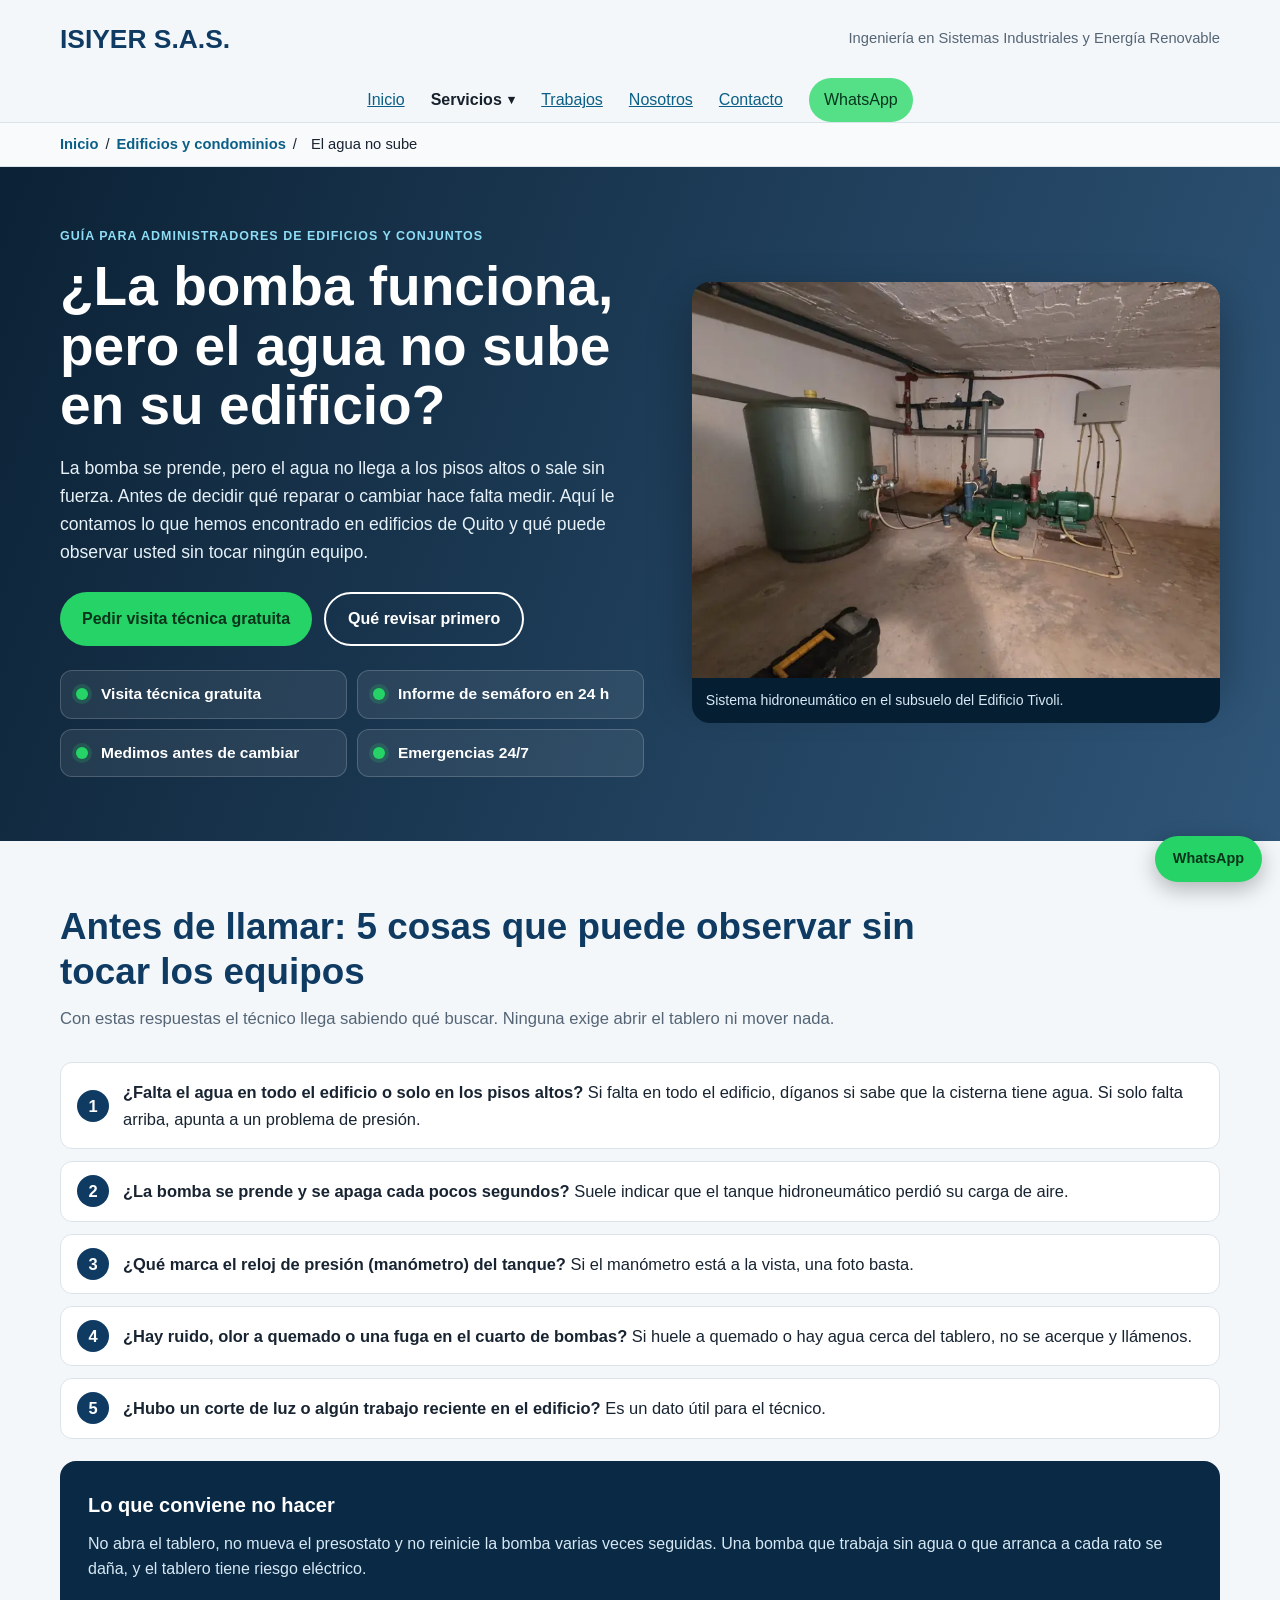
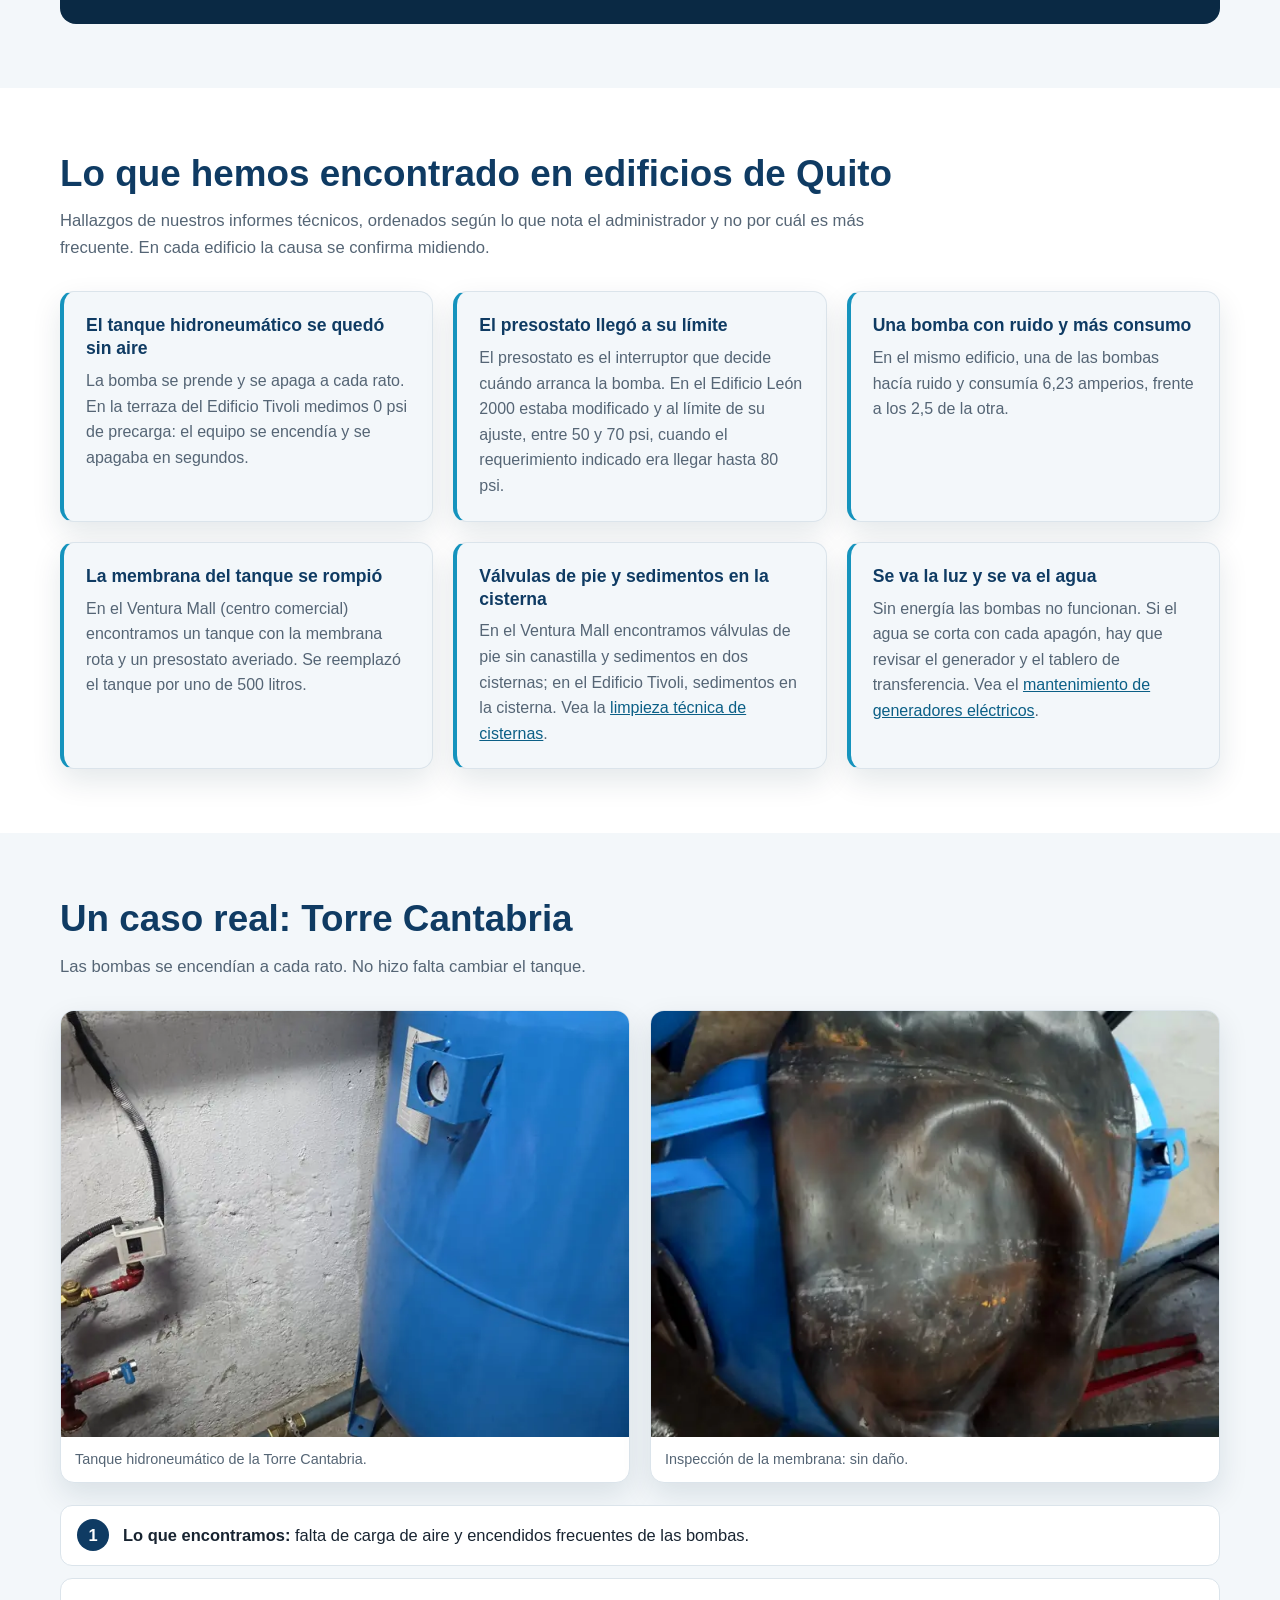
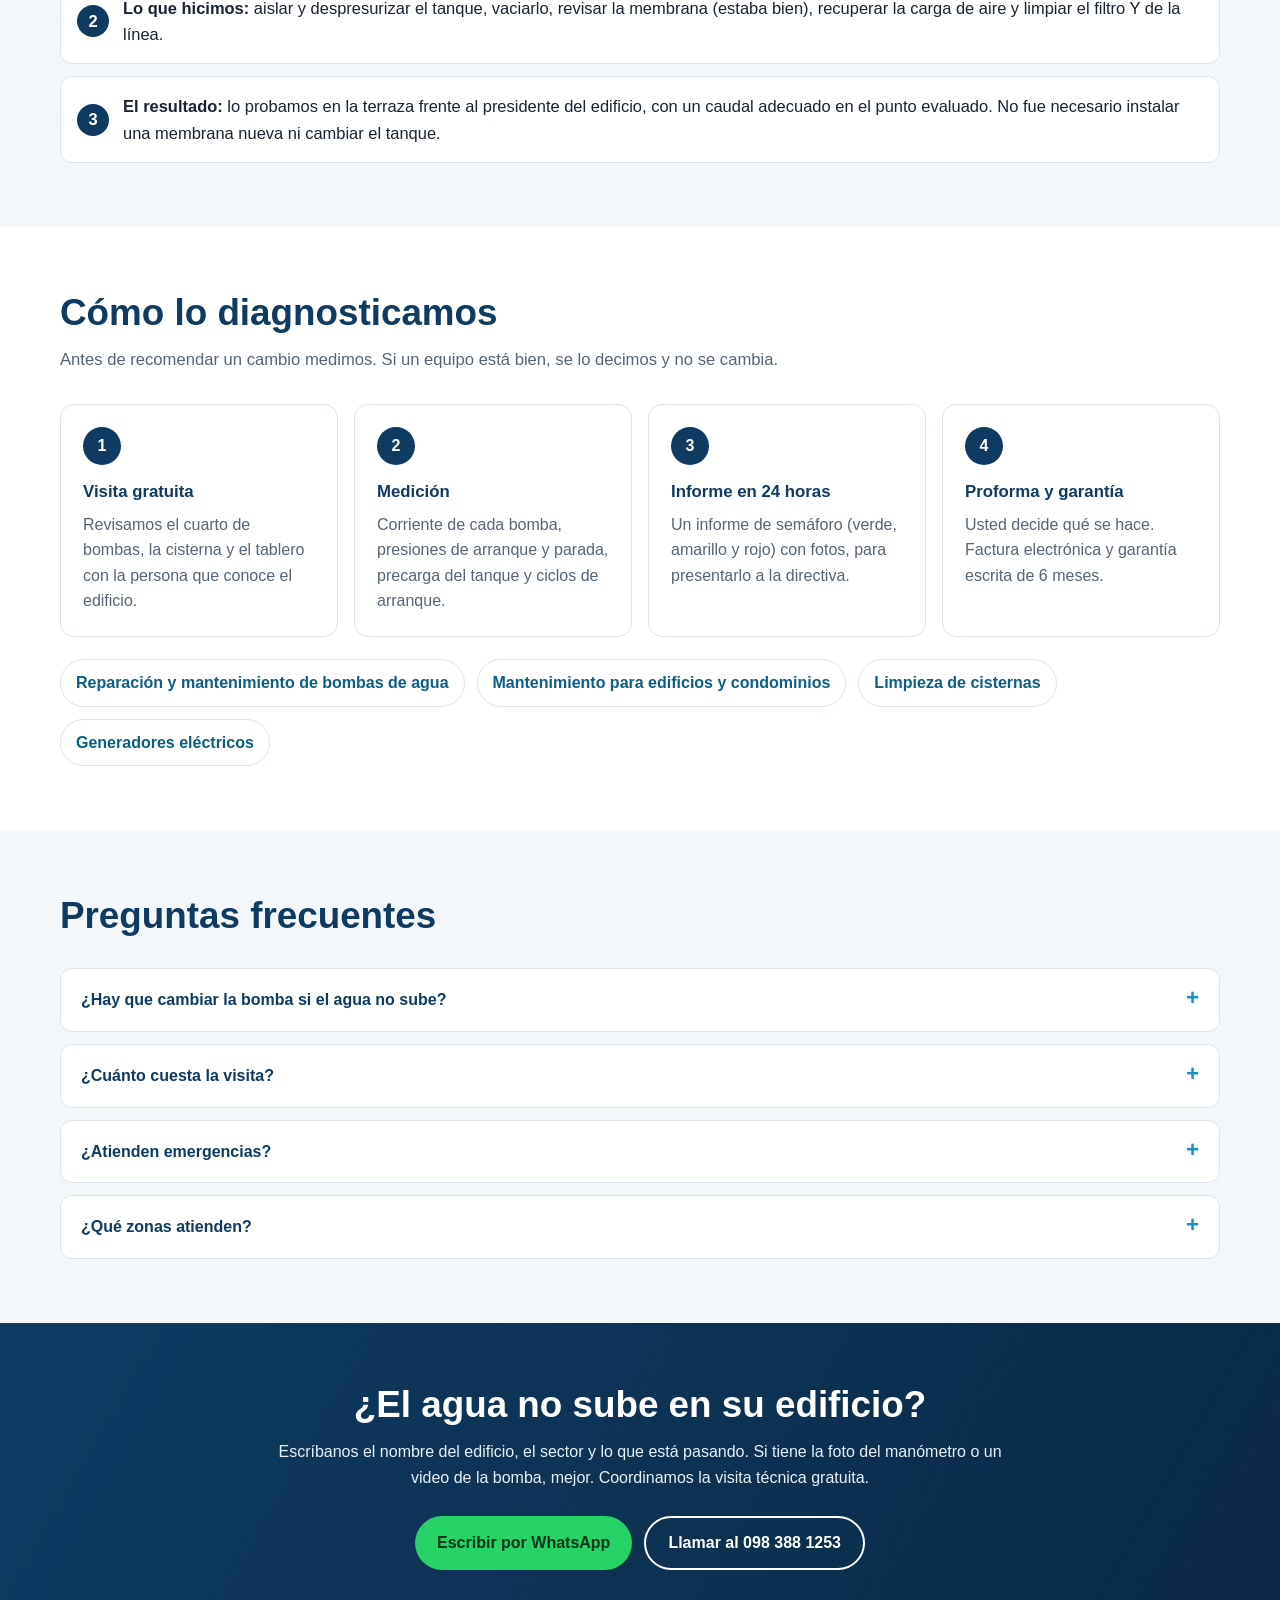
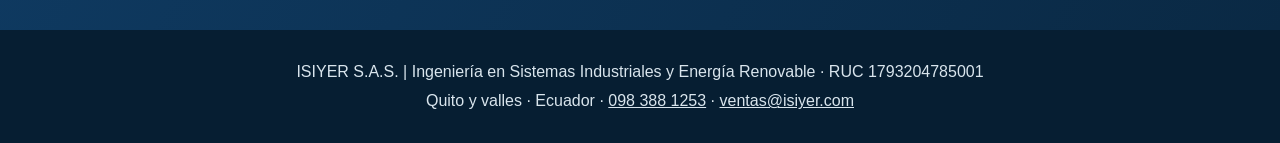
<file: agua-no-sube-edificio.html>
<!DOCTYPE html>
<html lang="es">
<head>
  <meta charset="utf-8">
  <meta name="viewport" content="width=device-width,initial-scale=1">
  <title>Bomba de agua no sube el agua en el edificio: causas | Quito</title>
  <meta name="description" content="¿El agua no llega a los pisos altos? Lo que hemos encontrado en edificios de Quito, qué observar sin tocar equipos y cómo pedir la visita gratuita.">
  <meta name="robots" content="index,follow,max-image-preview:large">
  <link rel="canonical" href="https://www.isiyer.com/agua-no-sube-edificio.html">
  <link rel="icon" type="image/png" href="ISIYERLOGO.png">
  <meta property="og:type" content="website">
  <meta property="og:locale" content="es_EC">
  <meta property="og:title" content="Bomba de agua no sube el agua en el edificio: causas | Quito">
  <meta property="og:description" content="¿El agua no llega a los pisos altos? Lo que hemos encontrado en edificios de Quito, qué observar sin tocar equipos y cómo pedir la visita gratuita.">
  <meta property="og:url" content="https://www.isiyer.com/agua-no-sube-edificio.html">
  <meta property="og:image" content="https://www.isiyer.com/fotos/edificios/hidroneumatico-subsuelo-edificio-quito.webp">
  <meta name="twitter:card" content="summary_large_image">
  <meta name="twitter:title" content="Bomba de agua no sube el agua en el edificio: causas | Quito">
  <meta name="twitter:description" content="¿El agua no llega a los pisos altos? Lo que hemos encontrado en edificios de Quito, qué observar sin tocar equipos y cómo pedir la visita gratuita.">
  <meta name="twitter:image" content="https://www.isiyer.com/fotos/edificios/hidroneumatico-subsuelo-edificio-quito.webp">
  <link rel="preload" as="image" href="fotos/edificios/hidroneumatico-subsuelo-edificio-quito-800.webp" media="(max-width:900px)">
  <script async src="https://www.googletagmanager.com/gtag/js?id=G-1HBVBWM2G4"></script>
  <script>window.dataLayer=window.dataLayer||[];function gtag(){dataLayer.push(arguments)}gtag('js',new Date());gtag('config','G-1HBVBWM2G4');</script>
  <script src="analytics-isiyer.js" defer></script>
  <link rel="stylesheet" href="navigation-isiyer.css">
  <script src="navigation-isiyer.js" defer></script>
<style>
  :root{--navy:#0a2944;--blue:#0f3b63;--cyan:#1593bd;--green:#25d366;--ink:#182431;--muted:#556575;--paper:#fff;--soft:#f3f7fa;--line:#dbe4eb;--red:#c0392b;--amber:#f2b705;--ok:#177a42;--shadow:0 12px 30px rgba(10,41,68,.11)}
  *{box-sizing:border-box}html{scroll-behavior:smooth}body{margin:0;background:var(--soft);color:var(--ink);font-family:Arial,Helvetica,sans-serif;line-height:1.6}img{display:block;max-width:100%;height:auto}a{color:#0b5f86}a:focus-visible,summary:focus-visible,input:focus-visible{outline:3px solid #ffc928;outline-offset:3px}.sr-only{position:absolute;width:1px;height:1px;padding:0;margin:-1px;overflow:hidden;clip:rect(0,0,0,0);white-space:nowrap;border:0}
  .topbar{width:min(1160px,calc(100% - 40px));margin:auto;display:flex;align-items:center;justify-content:space-between;gap:24px;padding:18px 0}.brand{color:var(--blue);font-size:1.65rem;font-weight:800;text-decoration:none}.brand-tagline{margin:0;color:var(--muted);font-size:.92rem;text-align:right}
  .breadcrumb-wrap{background:#f8fafc;border-block:1px solid var(--line)}.breadcrumb{width:min(1160px,calc(100% - 40px));margin:auto;padding:10px 0;font-size:.92rem}.breadcrumb a{font-weight:700;text-decoration:none}.breadcrumb span{margin:0 7px}
  .container,.hero-grid{width:min(1160px,calc(100% - 40px));margin:auto}
  .hero{background:linear-gradient(110deg,rgba(4,27,47,.97),rgba(15,59,99,.86));color:#fff;padding:60px 0 64px}.hero-grid{display:grid;grid-template-columns:1.05fr .95fr;gap:48px;align-items:center}.eyebrow{margin:0 0 10px;color:#8cddf5;font-weight:800;letter-spacing:.08em;text-transform:uppercase;font-size:.78rem}.hero h1{font-size:clamp(2.05rem,4.3vw,3.5rem);line-height:1.08;margin:0 0 18px}.hero .lead{font-size:1.1rem;max-width:640px;margin:0;color:#e6f1f8}
  .hero-points{list-style:none;padding:0;margin:24px 0 0;display:grid;grid-template-columns:1fr 1fr;gap:10px}.hero-points li{background:rgba(255,255,255,.08);border:1px solid rgba(255,255,255,.18);border-radius:12px;padding:11px 14px 11px 40px;position:relative;font-weight:700;font-size:.97rem}.hero-points li:before{content:"";position:absolute;left:15px;top:50%;width:12px;height:12px;margin-top:-6px;border-radius:50%;background:var(--green);box-shadow:0 0 0 4px rgba(37,211,102,.18)}
  .hero-media{margin:0}.hero-media img{width:100%;aspect-ratio:4/3;object-fit:cover;border-radius:18px 18px 0 0;box-shadow:0 18px 44px rgba(0,0,0,.3)}.hero-media figcaption{padding:11px 14px;background:#061e32;color:#d6e8f4;border-radius:0 0 18px 18px;font-size:.88rem}
  .actions{display:flex;flex-wrap:wrap;gap:12px;margin-top:26px}.button{display:inline-flex;align-items:center;justify-content:center;min-height:48px;padding:12px 22px;border-radius:999px;text-decoration:none;font-weight:800}.button-primary{background:var(--green);color:#08351b}.button-primary:hover{background:#1fb856}.button-secondary{border:2px solid currentColor;color:inherit}.button-dark{background:var(--blue);color:#fff}.button-dark:hover{background:var(--navy)}
  main section.clients{padding:0;background:#fff;border-bottom:1px solid var(--line)}.clients .container{padding:26px 0}.clients p{margin:0 0 12px;color:var(--muted);font-size:.95rem;font-weight:700;text-transform:uppercase;letter-spacing:.06em}.client-list{display:flex;flex-wrap:wrap;gap:8px 10px;padding:0;margin:0;list-style:none}.client-list li{background:var(--soft);border:1px solid var(--line);border-radius:999px;padding:6px 14px;font-weight:700;color:var(--blue);font-size:.94rem}.client-list li.key{background:#fff;border:2px solid var(--blue)}.client-list li.more{background:none;border:none;padding:6px 4px}.client-list li.more a{font-weight:800;text-decoration:none}.clients .contracts{margin:14px 0 0;text-transform:none;letter-spacing:0;color:var(--ink);font-size:1rem}
  main section{padding:64px 0}.section-alt{background:#fff}.section-head{max-width:860px;margin-bottom:30px}.section-head h2,.cta h2{margin:0 0 12px;color:var(--blue);font-size:clamp(1.6rem,3vw,2.3rem);line-height:1.2}.section-head p{color:var(--muted);margin:0;font-size:1.04rem}
  .grid{display:grid;grid-template-columns:repeat(3,1fr);gap:20px}.card{background:#fff;border:1px solid var(--line);border-radius:14px;padding:22px;box-shadow:var(--shadow)}.section-alt .card{background:var(--soft)}.card h3{margin:0 0 8px;color:var(--blue);font-size:1.1rem;line-height:1.3}.card p{margin:0;color:var(--muted)}.symptom{border-left:4px solid var(--cyan)}
  .pair{display:grid;grid-template-columns:1fr 1fr;gap:20px;margin-top:24px}
  .photo{margin:0;background:#fff;border:1px solid var(--line);border-radius:14px;overflow:hidden;box-shadow:var(--shadow)}.photo img{width:100%;aspect-ratio:4/3;object-fit:cover}.photo figcaption{padding:11px 14px;color:var(--muted);font-size:.9rem}
  .service{padding:0;overflow:hidden;display:flex;flex-direction:column}.service img{width:100%;aspect-ratio:16/10;object-fit:cover}.service .body{padding:20px 22px 22px;display:flex;flex-direction:column;gap:8px;flex:1}.service .more{margin-top:auto;font-weight:800;text-decoration:none}.service-noimg{justify-content:center;border-top:4px solid var(--cyan)}
  .plan{display:grid;grid-template-columns:1.1fr .9fr;gap:36px;align-items:start}.plan-list{counter-reset:p;list-style:none;padding:0;margin:0;display:grid;gap:12px}.plan-list li{position:relative;background:#fff;border:1px solid var(--line);border-radius:12px;padding:16px 18px 16px 62px;font-size:1.03rem}.plan-list li:before{counter-increment:p;content:counter(p);position:absolute;left:16px;top:50%;transform:translateY(-50%);display:grid;place-items:center;width:32px;height:32px;border-radius:50%;background:var(--blue);color:#fff;font-weight:800}.plan-box{background:var(--navy);color:#fff;border-radius:16px;padding:28px;position:sticky;top:24px}.plan-box h3{margin:0 0 10px;font-size:1.25rem}.plan-box p{margin:0 0 14px;color:#d6e8f4}
  .steps{counter-reset:step;display:grid;grid-template-columns:repeat(4,1fr);gap:16px;padding:0;margin:0;list-style:none}.steps li{background:#fff;border:1px solid var(--line);border-radius:14px;padding:22px;color:var(--muted)}.steps li strong{display:block;color:var(--blue);font-size:1.05rem;margin-bottom:6px}.steps li:before{counter-increment:step;content:counter(step);display:grid;place-items:center;width:38px;height:38px;margin-bottom:14px;border-radius:50%;background:var(--blue);color:#fff;font-weight:800}
  .report{display:grid;grid-template-columns:1fr 1fr;gap:36px;align-items:center}.legend{list-style:none;padding:0;margin:18px 0;display:grid;gap:10px}.legend li{display:grid;grid-template-columns:96px 1fr;gap:12px;align-items:center;background:#fff;border:1px solid var(--line);border-radius:10px;padding:10px 12px;color:var(--muted)}.legend b{display:block;text-align:center;border-radius:6px;padding:5px 0;color:#fff;font-size:.85rem;letter-spacing:.05em}.legend .l-amber{color:#3d2b00}.l-red{background:var(--red)}.l-amber{background:var(--amber)}.l-green{background:var(--ok)}
  .report-imgs{display:grid;grid-template-columns:1fr 1fr;gap:14px}.report-imgs a{display:block;border-radius:10px;overflow:hidden;border:1px solid var(--line);box-shadow:var(--shadow);background:#fff}.report-imgs img{width:100%;aspect-ratio:3/4;object-fit:cover;object-position:top}.report-cap{grid-column:1/-1;margin:0;color:var(--muted);font-size:.9rem}
  .cases{display:grid;gap:26px}.case{display:grid;grid-template-columns:1fr 1.15fr;gap:0;background:#fff;border:1px solid var(--line);border-radius:16px;overflow:hidden;box-shadow:var(--shadow)}.case-media{display:grid;grid-template-columns:1fr 1fr;gap:2px;background:var(--line)}.case-media img{width:100%;height:100%;min-height:240px;object-fit:cover}.case-body{padding:26px 28px}.case-body h3{margin:0 0 14px;color:var(--blue);font-size:1.3rem;line-height:1.25}.case-body dl{margin:0;display:grid;gap:10px}.case-body dt{font-weight:800;color:var(--ink);font-size:.82rem;text-transform:uppercase;letter-spacing:.06em}.case-body dd{margin:0;color:var(--muted)}.case-body .pend dt{display:inline-block;color:#7a4b00;background:#fff3cd;border-radius:4px;padding:1px 8px}
  .ba{position:relative;overflow:hidden;--pos:50%;aspect-ratio:3/4;background:#ddd}.ba img{position:absolute;inset:0;width:100%;height:100%;object-fit:cover;min-height:0}.ba .after{clip-path:inset(0 0 0 var(--pos))}.ba .line{position:absolute;top:0;bottom:0;left:var(--pos);width:3px;margin-left:-1.5px;background:#fff;box-shadow:0 0 0 1px rgba(0,0,0,.2);pointer-events:none}.ba .line:after{content:"\2194";position:absolute;top:50%;left:50%;transform:translate(-50%,-50%);width:38px;height:38px;border-radius:50%;background:#fff;color:var(--blue);display:grid;place-items:center;font-weight:900;box-shadow:0 4px 14px rgba(0,0,0,.3)}.ba input{position:absolute;inset:0;width:100%;height:100%;margin:0;opacity:0;cursor:ew-resize}.ba .tag{position:absolute;top:10px;padding:3px 10px;border-radius:999px;background:rgba(6,30,50,.82);color:#fff;font-size:.8rem;font-weight:800;pointer-events:none}.ba .t-a{left:10px}.ba .t-d{right:10px}.case-ba{grid-template-columns:1fr}
  .faq{display:grid;gap:12px}.faq details{background:#fff;border:1px solid var(--line);border-radius:12px;padding:18px 20px}.section-alt .faq details{background:var(--soft)}.faq summary{cursor:pointer;color:var(--blue);font-weight:800;list-style:none;display:flex;justify-content:space-between;gap:16px}.faq summary::-webkit-details-marker{display:none}.faq summary:after{content:"+";font-size:1.4rem;line-height:1;color:var(--cyan)}.faq details[open] summary:after{content:"\2212"}.faq p{margin:12px 0 0;color:var(--muted)}
  .respaldo-list{display:grid;grid-template-columns:1fr 1fr;gap:12px;padding:0;margin:0;list-style:none}.respaldo-list li{background:#fff;border:1px solid var(--line);border-left:4px solid var(--cyan);border-radius:12px;padding:16px 18px;color:var(--muted)}.respaldo-list strong{color:var(--blue)}
  .related{display:flex;gap:12px;flex-wrap:wrap;margin-top:22px}.related a{background:#fff;border:1px solid var(--line);border-radius:999px;padding:10px 15px;font-weight:700;text-decoration:none}
  .cta{background:linear-gradient(120deg,var(--blue),var(--navy));color:#fff;text-align:center;padding:60px 20px}.cta h2{color:#fff}.cta .actions{justify-content:center}.cta p{max-width:760px;margin:auto;color:#e6f1f8}
  .footer{background:#061e32;color:#d9e5ed;text-align:center;padding:25px 20px}.footer p{margin:4px}.footer a{color:#d9e5ed}
  .whatsapp-float{position:fixed;right:18px;bottom:max(18px,env(safe-area-inset-bottom));z-index:20;display:grid;place-items:center;min-width:58px;height:46px;padding:0 18px;border-radius:999px;background:var(--green);color:#08351b;font-size:.9rem;font-weight:800;white-space:nowrap;text-decoration:none;box-shadow:0 7px 22px rgba(0,0,0,.28)}.whatsapp-float:hover,.whatsapp-float:focus-visible{background:#1fb856}
  @media(max-width:1000px){.steps{grid-template-columns:repeat(2,1fr)}.case{grid-template-columns:1fr}}
  @media(max-width:900px){.hero-grid,.plan,.report{grid-template-columns:1fr}.grid{grid-template-columns:repeat(2,1fr)}}
  @media(max-width:680px){.topbar,.breadcrumb,.hero-grid,.container{width:min(100% - 32px,1160px)}.brand-tagline{max-width:210px}.hero{padding:40px 0 46px}.hero h1{font-size:2.05rem}.hero-points{grid-template-columns:1fr}.actions{flex-direction:column}.hero .actions,.cta .actions{padding-right:64px}.button{width:100%}.grid,.pair,.steps,.respaldo-list{grid-template-columns:1fr}main section{padding:46px 0}.case-body{padding:22px 20px}.case-media img{min-height:200px}.whatsapp-float{height:42px;padding:0 14px;right:12px;bottom:max(12px,env(safe-area-inset-bottom))}}
  @media(prefers-reduced-motion:reduce){html{scroll-behavior:auto}}
</style>
</head>
<body>
  <header>
    <div class="topbar"><a class="brand" href="/">ISIYER S.A.S.<span class="sr-only"> (ir al inicio)</span></a><p class="brand-tagline">Ingeniería en Sistemas Industriales y Energía Renovable</p></div>
    <nav class="secondary-service-nav" aria-label="Navegación principal">
      <a href="/#inicio">Inicio</a><details class="services-menu"><summary aria-label="Abrir menú de servicios" aria-expanded="false">Servicios</summary><div class="services-submenu"><a href="bombas-de-agua.html">Bombas e hidroneumáticos</a><a href="bombas-de-calor.html">Bombas de calor</a><a href="generadores-electricos.html">Generadores eléctricos</a><a href="cisternas.html">Limpieza de cisternas</a><a href="tableros-electricos.html">Tableros eléctricos</a><a href="aire-acondicionado.html">Climatización</a><a href="calderas.html">Calderas</a><a href="edificios-y-condominios.html">Edificios y condominios</a></div></details><a href="/#proyectos">Trabajos</a><a href="/#nosotros">Nosotros</a><a href="/#contacto">Contacto</a><a class="nav-whatsapp" data-cta-location="menu" href="https://wa.me/593983881253?text=Hola%2C%20administro%20un%20edificio%20en%20Quito%20y%20el%20agua%20no%20sube%20a%20los%20pisos%20altos.%20%5BAgua%20no%20sube%5D" target="_blank" rel="noopener noreferrer">WhatsApp</a>
    </nav>
  </header>
  <div class="breadcrumb-wrap"><nav class="breadcrumb" aria-label="Migas de pan"><a href="/">Inicio</a><span aria-hidden="true">/</span><a href="edificios-y-condominios.html">Edificios y condominios</a><span aria-hidden="true">/</span><span>El agua no sube</span></nav></div>
  <main>
    <section class="hero"><div class="hero-grid"><div>
      <p class="eyebrow">Guía para administradores de edificios y conjuntos</p>
      <h1>¿La bomba funciona, pero el agua no sube en su edificio?</h1>
      <p class="lead">La bomba se prende, pero el agua no llega a los pisos altos o sale sin fuerza. Antes de decidir qué reparar o cambiar hace falta medir. Aquí le contamos lo que hemos encontrado en edificios de Quito y qué puede observar usted sin tocar ningún equipo.</p>
      <div class="actions"><a class="button button-primary" data-cta-location="hero" href="https://wa.me/593983881253?text=Hola%2C%20administro%20el%20edificio%20___%20en%20Quito%20y%20el%20agua%20no%20sube%20a%20los%20pisos%20altos.%20%5BAgua%20no%20sube%5D" target="_blank" rel="noopener noreferrer">Pedir visita técnica gratuita</a><a class="button button-secondary" href="#revisar">Qué revisar primero</a></div>
      <ul class="hero-points"><li>Visita técnica gratuita</li><li>Informe de semáforo en 24 h</li><li>Medimos antes de cambiar</li><li>Emergencias 24/7</li></ul>
    </div>
    <figure class="hero-media"><img src="fotos/edificios/hidroneumatico-subsuelo-edificio-quito-800.webp" srcset="fotos/edificios/hidroneumatico-subsuelo-edificio-quito-800.webp 800w, fotos/edificios/hidroneumatico-subsuelo-edificio-quito.webp 1600w" sizes="(max-width:900px) 100vw, 520px" width="800" height="600" alt="Sistema hidroneumático en el subsuelo del Edificio Tivoli en Quito" fetchpriority="high"><figcaption>Sistema hidroneumático en el subsuelo del Edificio Tivoli.</figcaption></figure>
    </div></section>

    <section id="revisar"><div class="container">
      <div class="section-head"><h2>Antes de llamar: 5 cosas que puede observar sin tocar los equipos</h2><p>Con estas respuestas el técnico llega sabiendo qué buscar. Ninguna exige abrir el tablero ni mover nada.</p></div>
      <ol class="plan-list">
        <li><strong>¿Falta el agua en todo el edificio o solo en los pisos altos?</strong> Si falta en todo el edificio, díganos si sabe que la cisterna tiene agua. Si solo falta arriba, apunta a un problema de presión.</li>
        <li><strong>¿La bomba se prende y se apaga cada pocos segundos?</strong> Suele indicar que el tanque hidroneumático perdió su carga de aire.</li>
        <li><strong>¿Qué marca el reloj de presión (manómetro) del tanque?</strong> Si el manómetro está a la vista, una foto basta.</li>
        <li><strong>¿Hay ruido, olor a quemado o una fuga en el cuarto de bombas?</strong> Si huele a quemado o hay agua cerca del tablero, no se acerque y llámenos.</li>
        <li><strong>¿Hubo un corte de luz o algún trabajo reciente en el edificio?</strong> Es un dato útil para el técnico.</li>
      </ol>
      <div class="plan-box" style="margin-top:22px;position:static"><h3>Lo que conviene no hacer</h3><p>No abra el tablero, no mueva el presostato y no reinicie la bomba varias veces seguidas. Una bomba que trabaja sin agua o que arranca a cada rato se daña, y el tablero tiene riesgo eléctrico.</p></div>
    </div></section>

    <section class="section-alt"><div class="container">
      <div class="section-head"><h2>Lo que hemos encontrado en edificios de Quito</h2><p>Hallazgos de nuestros informes técnicos, ordenados según lo que nota el administrador y no por cuál es más frecuente. En cada edificio la causa se confirma midiendo.</p></div>
      <div class="grid">
        <article class="card symptom"><h3>El tanque hidroneumático se quedó sin aire</h3><p>La bomba se prende y se apaga a cada rato. En la terraza del Edificio Tivoli medimos 0 psi de precarga: el equipo se encendía y se apagaba en segundos.</p></article>
        <article class="card symptom"><h3>El presostato llegó a su límite</h3><p>El presostato es el interruptor que decide cuándo arranca la bomba. En el Edificio León 2000 estaba modificado y al límite de su ajuste, entre 50 y 70 psi, cuando el requerimiento indicado era llegar hasta 80 psi.</p></article>
        <article class="card symptom"><h3>Una bomba con ruido y más consumo</h3><p>En el mismo edificio, una de las bombas hacía ruido y consumía 6,23 amperios, frente a los 2,5 de la otra.</p></article>
        <article class="card symptom"><h3>La membrana del tanque se rompió</h3><p>En el Ventura Mall (centro comercial) encontramos un tanque con la membrana rota y un presostato averiado. Se reemplazó el tanque por uno de 500 litros.</p></article>
        <article class="card symptom"><h3>Válvulas de pie y sedimentos en la cisterna</h3><p>En el Ventura Mall encontramos válvulas de pie sin canastilla y sedimentos en dos cisternas; en el Edificio Tivoli, sedimentos en la cisterna. Vea la <a href="cisternas.html">limpieza técnica de cisternas</a>.</p></article>
        <article class="card symptom"><h3>Se va la luz y se va el agua</h3><p>Sin energía las bombas no funcionan. Si el agua se corta con cada apagón, hay que revisar el generador y el tablero de transferencia. Vea el <a href="generadores-electricos.html">mantenimiento de generadores eléctricos</a>.</p></article>
      </div>
    </div></section>

    <section><div class="container">
      <div class="section-head"><h2>Un caso real: Torre Cantabria</h2><p>Las bombas se encendían a cada rato. No hizo falta cambiar el tanque.</p></div>
      <div class="pair">
        <figure class="photo"><img src="fotos/edificios/tanque-hidroneumatico-torre-cantabria-quito-800.webp" width="706" height="800" loading="lazy" alt="Tanque hidroneumático de la Torre Cantabria en Quito"><figcaption>Tanque hidroneumático de la Torre Cantabria.</figcaption></figure>
        <figure class="photo"><img src="fotos/edificios/membrana-tanque-hidroneumatico-torre-cantabria-800.webp" width="600" height="800" loading="lazy" alt="Inspección de la membrana del tanque hidroneumático de la Torre Cantabria"><figcaption>Inspección de la membrana: sin daño.</figcaption></figure>
      </div>
      <ol class="plan-list" style="margin-top:22px">
        <li><strong>Lo que encontramos:</strong> falta de carga de aire y encendidos frecuentes de las bombas.</li>
        <li><strong>Lo que hicimos:</strong> aislar y despresurizar el tanque, vaciarlo, revisar la membrana (estaba bien), recuperar la carga de aire y limpiar el filtro Y de la línea.</li>
        <li><strong>El resultado:</strong> lo probamos en la terraza frente al presidente del edificio, con un caudal adecuado en el punto evaluado. No fue necesario instalar una membrana nueva ni cambiar el tanque.</li>
      </ol>
    </div></section>

    <section class="section-alt"><div class="container">
      <div class="section-head"><h2>Cómo lo diagnosticamos</h2><p>Antes de recomendar un cambio medimos. Si un equipo está bien, se lo decimos y no se cambia.</p></div>
      <ul class="steps">
        <li><strong>Visita gratuita</strong>Revisamos el cuarto de bombas, la cisterna y el tablero con la persona que conoce el edificio.</li>
        <li><strong>Medición</strong>Corriente de cada bomba, presiones de arranque y parada, precarga del tanque y ciclos de arranque.</li>
        <li><strong>Informe en 24 horas</strong>Un informe de semáforo (verde, amarillo y rojo) con fotos, para presentarlo a la directiva.</li>
        <li><strong>Proforma y garantía</strong>Usted decide qué se hace. Factura electrónica y garantía escrita de 6 meses.</li>
      </ul>
      <div class="related"><a href="bombas-de-agua.html">Reparación y mantenimiento de bombas de agua</a><a href="edificios-y-condominios.html">Mantenimiento para edificios y condominios</a><a href="cisternas.html">Limpieza de cisternas</a><a href="generadores-electricos.html">Generadores eléctricos</a></div>
    </div></section>

    <section><div class="container">
      <div class="section-head"><h2>Preguntas frecuentes</h2></div>
      <div class="faq">
        <details><summary>¿Hay que cambiar la bomba si el agua no sube?</summary><p>No necesariamente. El problema puede estar en el tanque, en el presostato o en la succión. En la Torre Cantabria se revisó la membrana, se recuperó la carga de aire del tanque y se limpió el filtro Y, sin cambiar el tanque.</p></details>
        <details><summary>¿Cuánto cuesta la visita?</summary><p>La visita técnica es gratuita. Después recibe el informe y una proforma por escrito.</p></details>
        <details><summary>¿Atienden emergencias?</summary><p>Sí, atendemos emergencias 24/7.</p></details>
        <details><summary>¿Qué zonas atienden?</summary><p>Quito y valles.</p></details>
      </div>
    </div></section>
  </main>
  <section class="cta"><h2>¿El agua no sube en su edificio?</h2><p>Escríbanos el nombre del edificio, el sector y lo que está pasando. Si tiene la foto del manómetro o un video de la bomba, mejor. Coordinamos la visita técnica gratuita.</p><div class="actions"><a class="button button-primary" data-cta-location="cta-final" href="https://wa.me/593983881253?text=Hola%2C%20administro%20el%20edificio%20___%20en%20Quito%20(sector%20___)%20y%20el%20agua%20no%20sube.%20%5BAgua%20no%20sube%5D" target="_blank" rel="noopener noreferrer">Escribir por WhatsApp</a><a class="button button-secondary" data-cta-location="cta-final" href="tel:+593983881253">Llamar al 098 388 1253</a></div></section>
  <a class="whatsapp-float" data-cta-location="flotante" href="https://wa.me/593983881253?text=Hola%2C%20administro%20un%20edificio%20en%20Quito%20y%20necesito%20una%20revisi%C3%B3n%20t%C3%A9cnica.%20%5BAgua%20no%20sube%5D" target="_blank" rel="noopener noreferrer" aria-label="Escribir a ISIYER por WhatsApp"><span aria-hidden="true">WhatsApp</span><span class="sr-only">Escribir por WhatsApp</span></a>
  <footer class="footer"><p>ISIYER S.A.S. | Ingeniería en Sistemas Industriales y Energía Renovable · RUC 1793204785001</p><p>Quito y valles · Ecuador · <a href="tel:+593983881253">098&nbsp;388&nbsp;1253</a> · <a href="mailto:ventas@isiyer.com">ventas@isiyer.com</a></p></footer>
  <script type="application/ld+json">{"@context":"https://schema.org","@type":"Article","headline":"¿La bomba funciona, pero el agua no sube en su edificio?","url":"https://www.isiyer.com/agua-no-sube-edificio.html","image":"https://www.isiyer.com/fotos/edificios/hidroneumatico-subsuelo-edificio-quito.webp","inLanguage":"es-EC","datePublished":"2026-11-10","author":{"@type":"Organization","name":"ISIYER S.A.S.","url":"https://www.isiyer.com/"},"publisher":{"@type":"Organization","name":"ISIYER S.A.S.","url":"https://www.isiyer.com/","telephone":"+593983881253"}}</script>
  <script type="application/ld+json">{"@context":"https://schema.org","@type":"BreadcrumbList","itemListElement":[{"@type":"ListItem","position":1,"name":"Inicio","item":"https://www.isiyer.com/"},{"@type":"ListItem","position":2,"name":"Edificios y condominios","item":"https://www.isiyer.com/edificios-y-condominios.html"},{"@type":"ListItem","position":3,"name":"El agua no sube","item":"https://www.isiyer.com/agua-no-sube-edificio.html"}]}</script>
  <script type="application/ld+json">{"@context":"https://schema.org","@type":"FAQPage","mainEntity":[{"@type":"Question","name":"¿Hay que cambiar la bomba si el agua no sube?","acceptedAnswer":{"@type":"Answer","text":"No necesariamente. El problema puede estar en el tanque, en el presostato o en la succión. En la Torre Cantabria se revisó la membrana, se recuperó la carga de aire del tanque y se limpió el filtro Y, sin cambiar el tanque."}},{"@type":"Question","name":"¿Cuánto cuesta la visita?","acceptedAnswer":{"@type":"Answer","text":"La visita técnica es gratuita. Después recibe el informe y una proforma por escrito."}},{"@type":"Question","name":"¿Atienden emergencias?","acceptedAnswer":{"@type":"Answer","text":"Sí, atendemos emergencias 24/7."}},{"@type":"Question","name":"¿Qué zonas atienden?","acceptedAnswer":{"@type":"Answer","text":"Quito y valles."}}]}</script>
  <script>
    document.addEventListener('click',function(e){var link=e.target.closest('a[href]');if(!link||typeof window.gtag!=='function')return;var href=link.getAttribute('href')||'',location=link.dataset.ctaLocation;if(href.indexOf('tel:')===0)gtag('event','phone_click',{service_page:'agua-no-sube',cta_location:location||'other'});if(location)gtag('event','cta_click',{service_page:'agua-no-sube',cta_location:location,cta_channel:href.indexOf('tel:')===0?'phone':'whatsapp'});});
  </script>
</body>
</html>
</file>
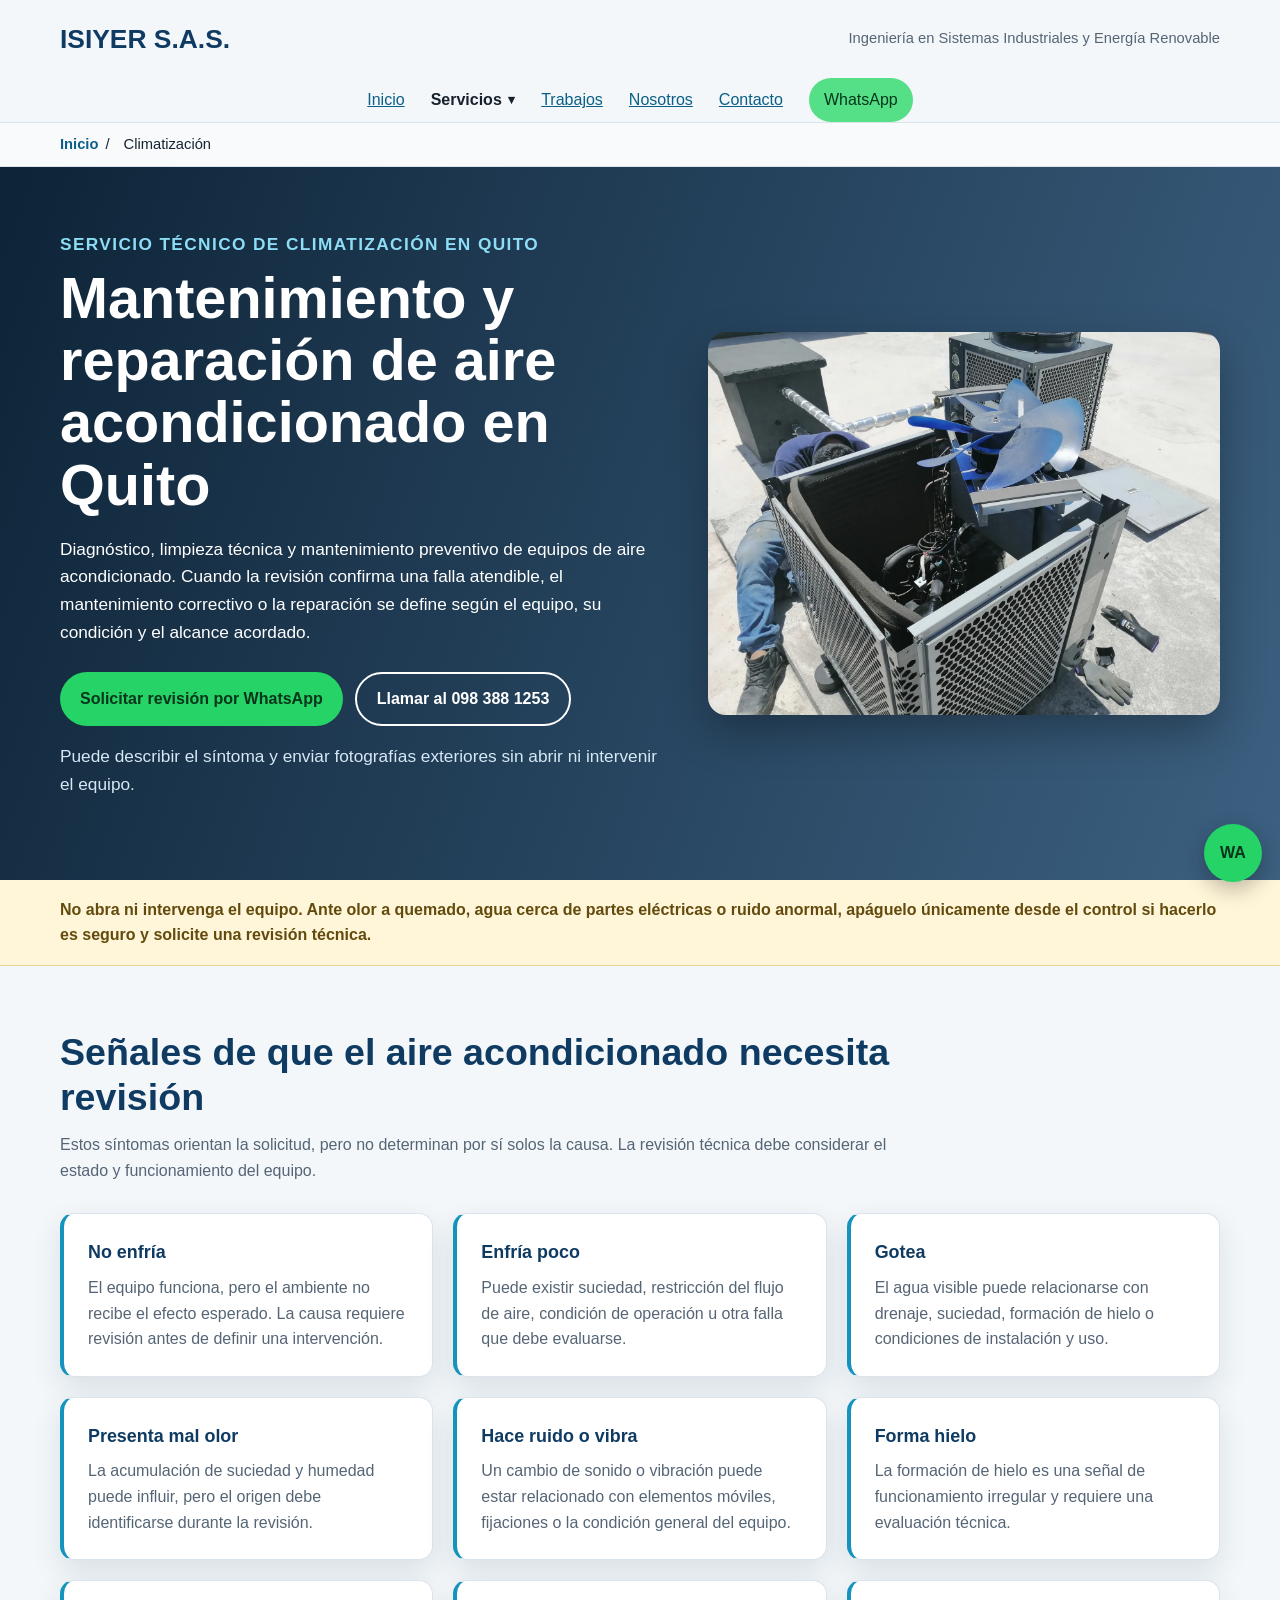
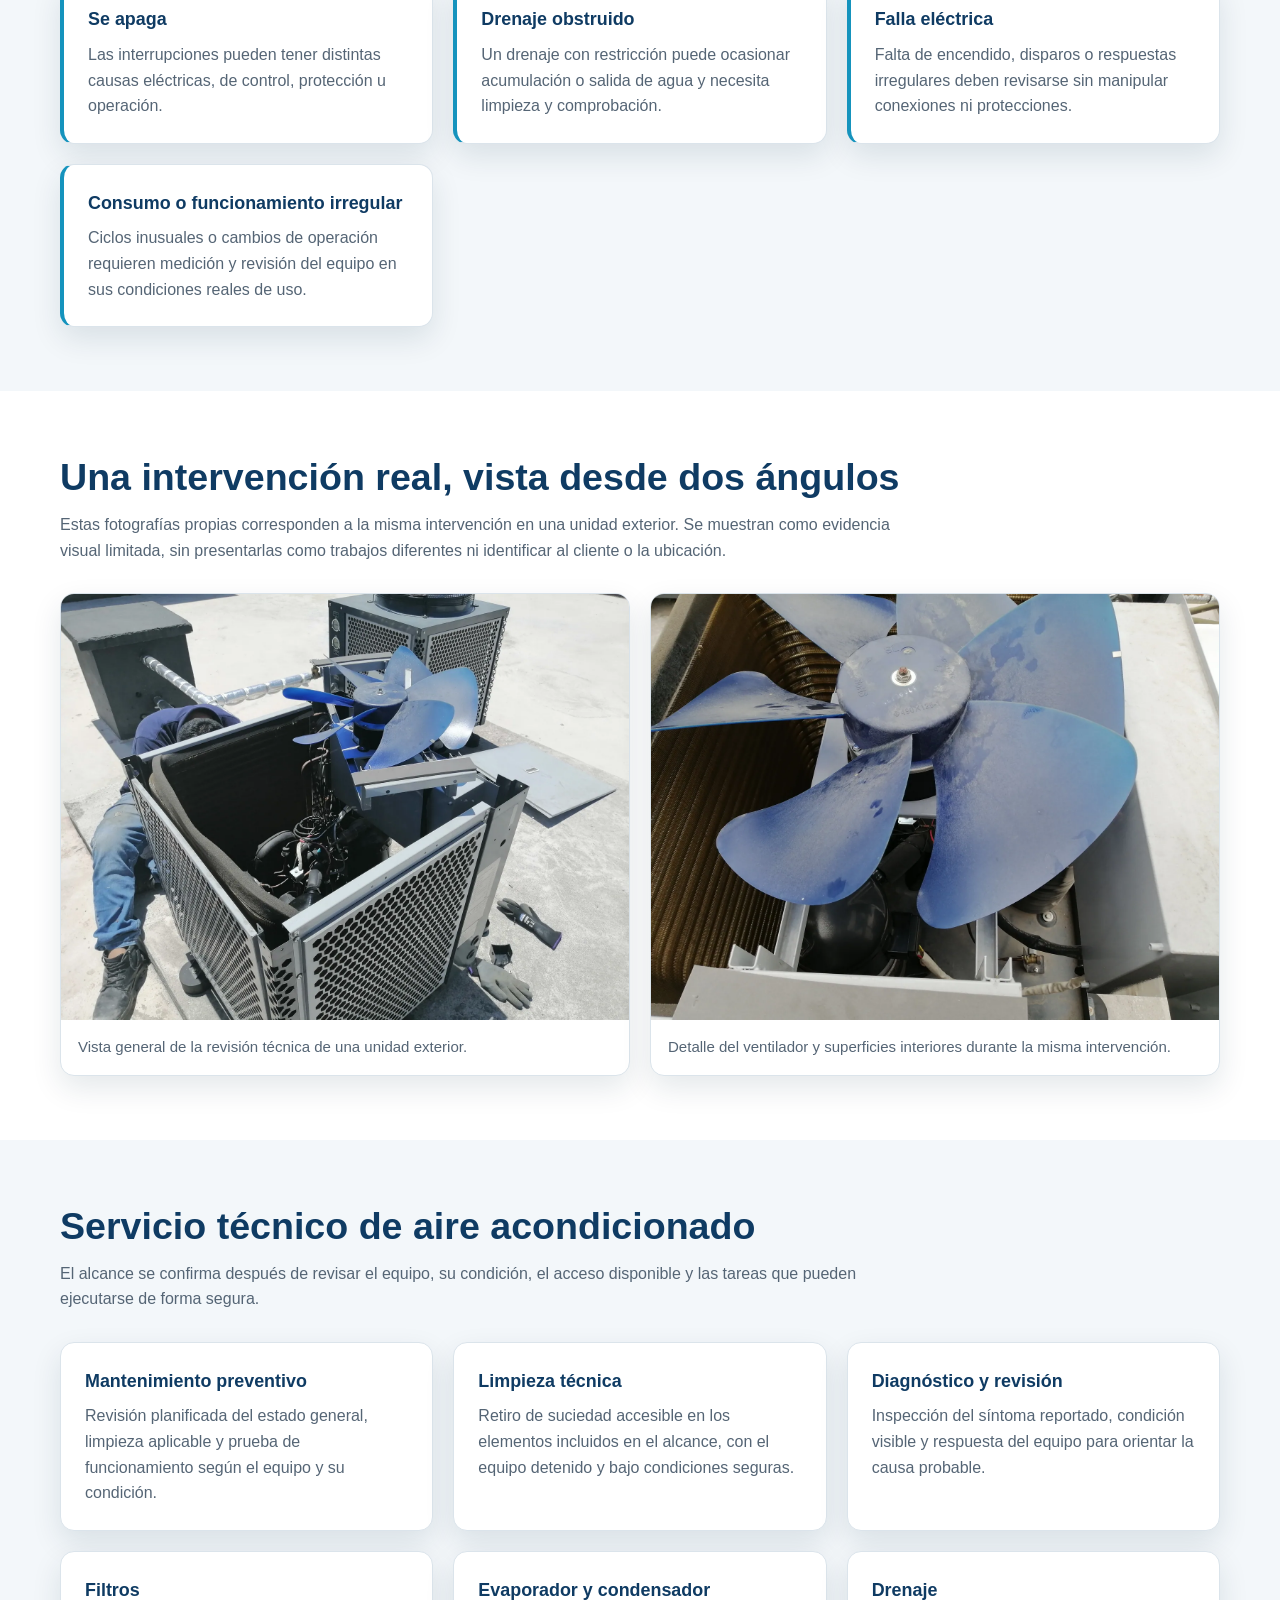
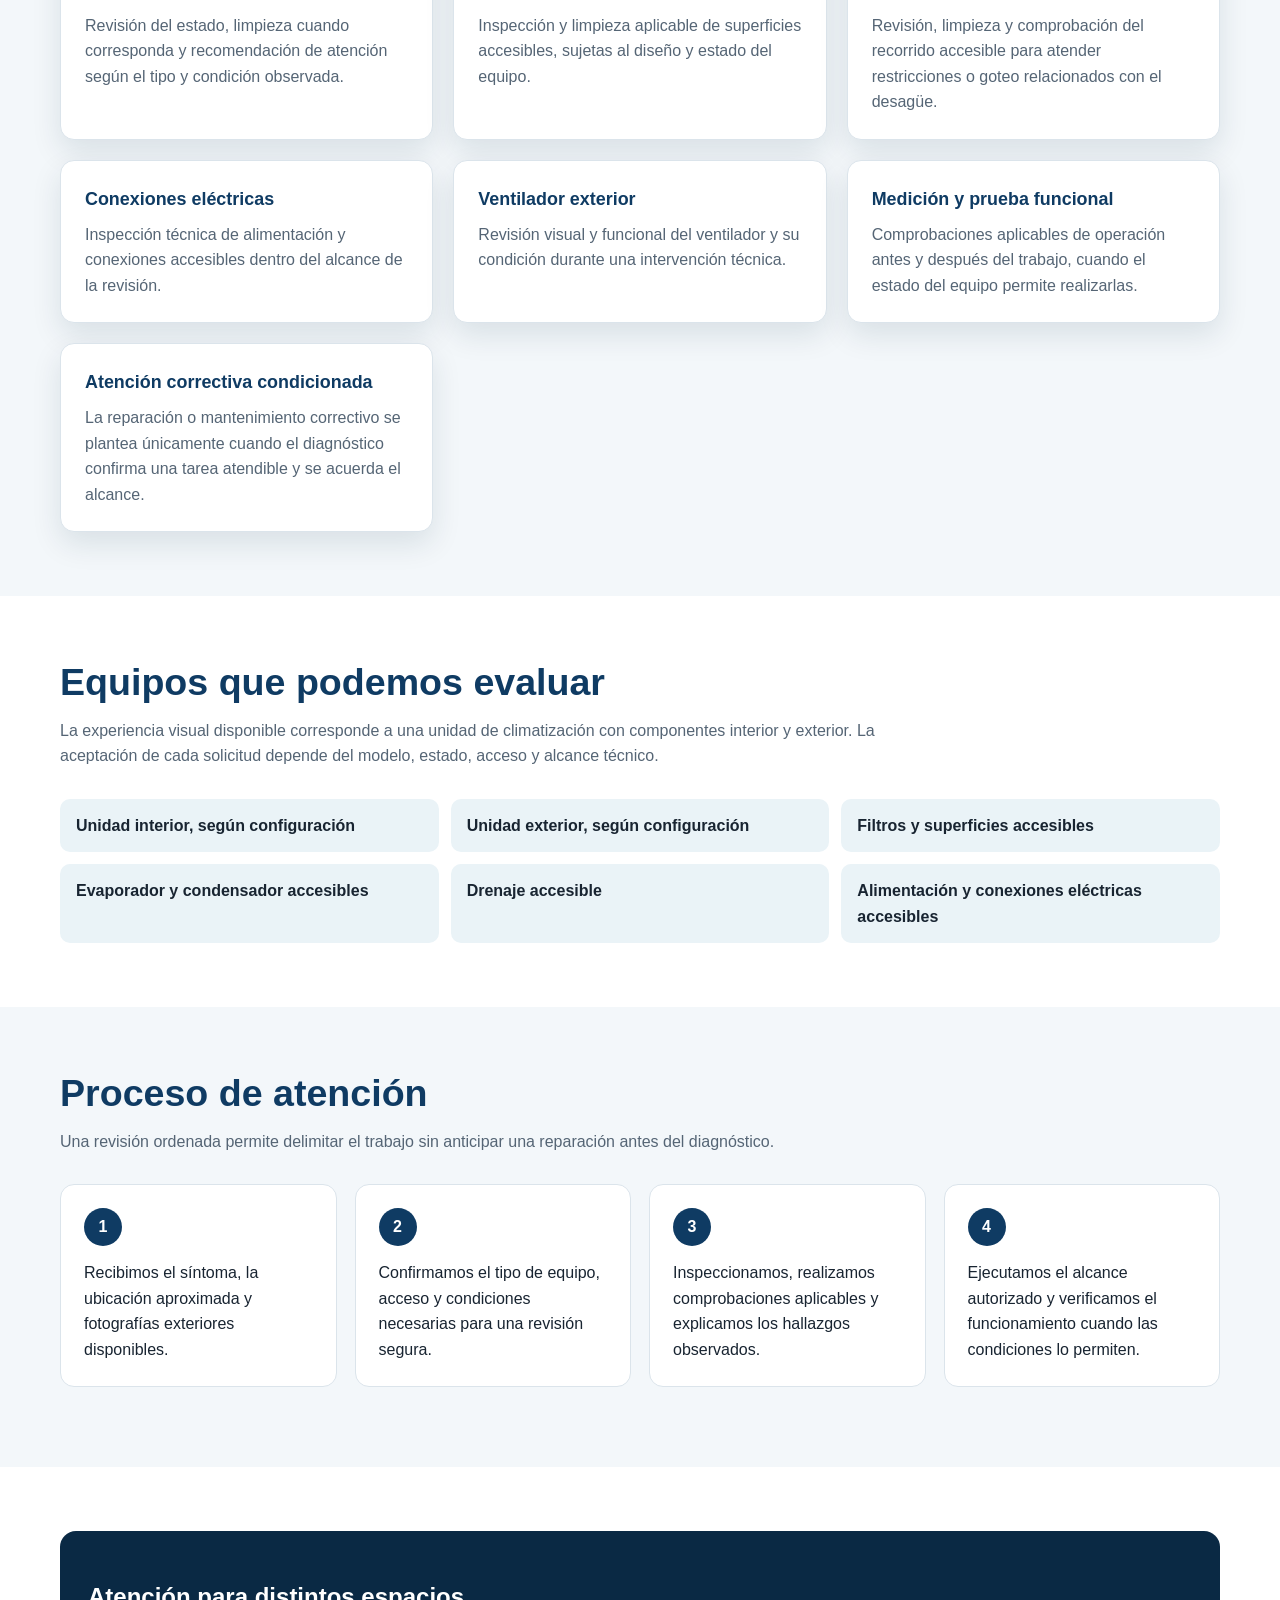
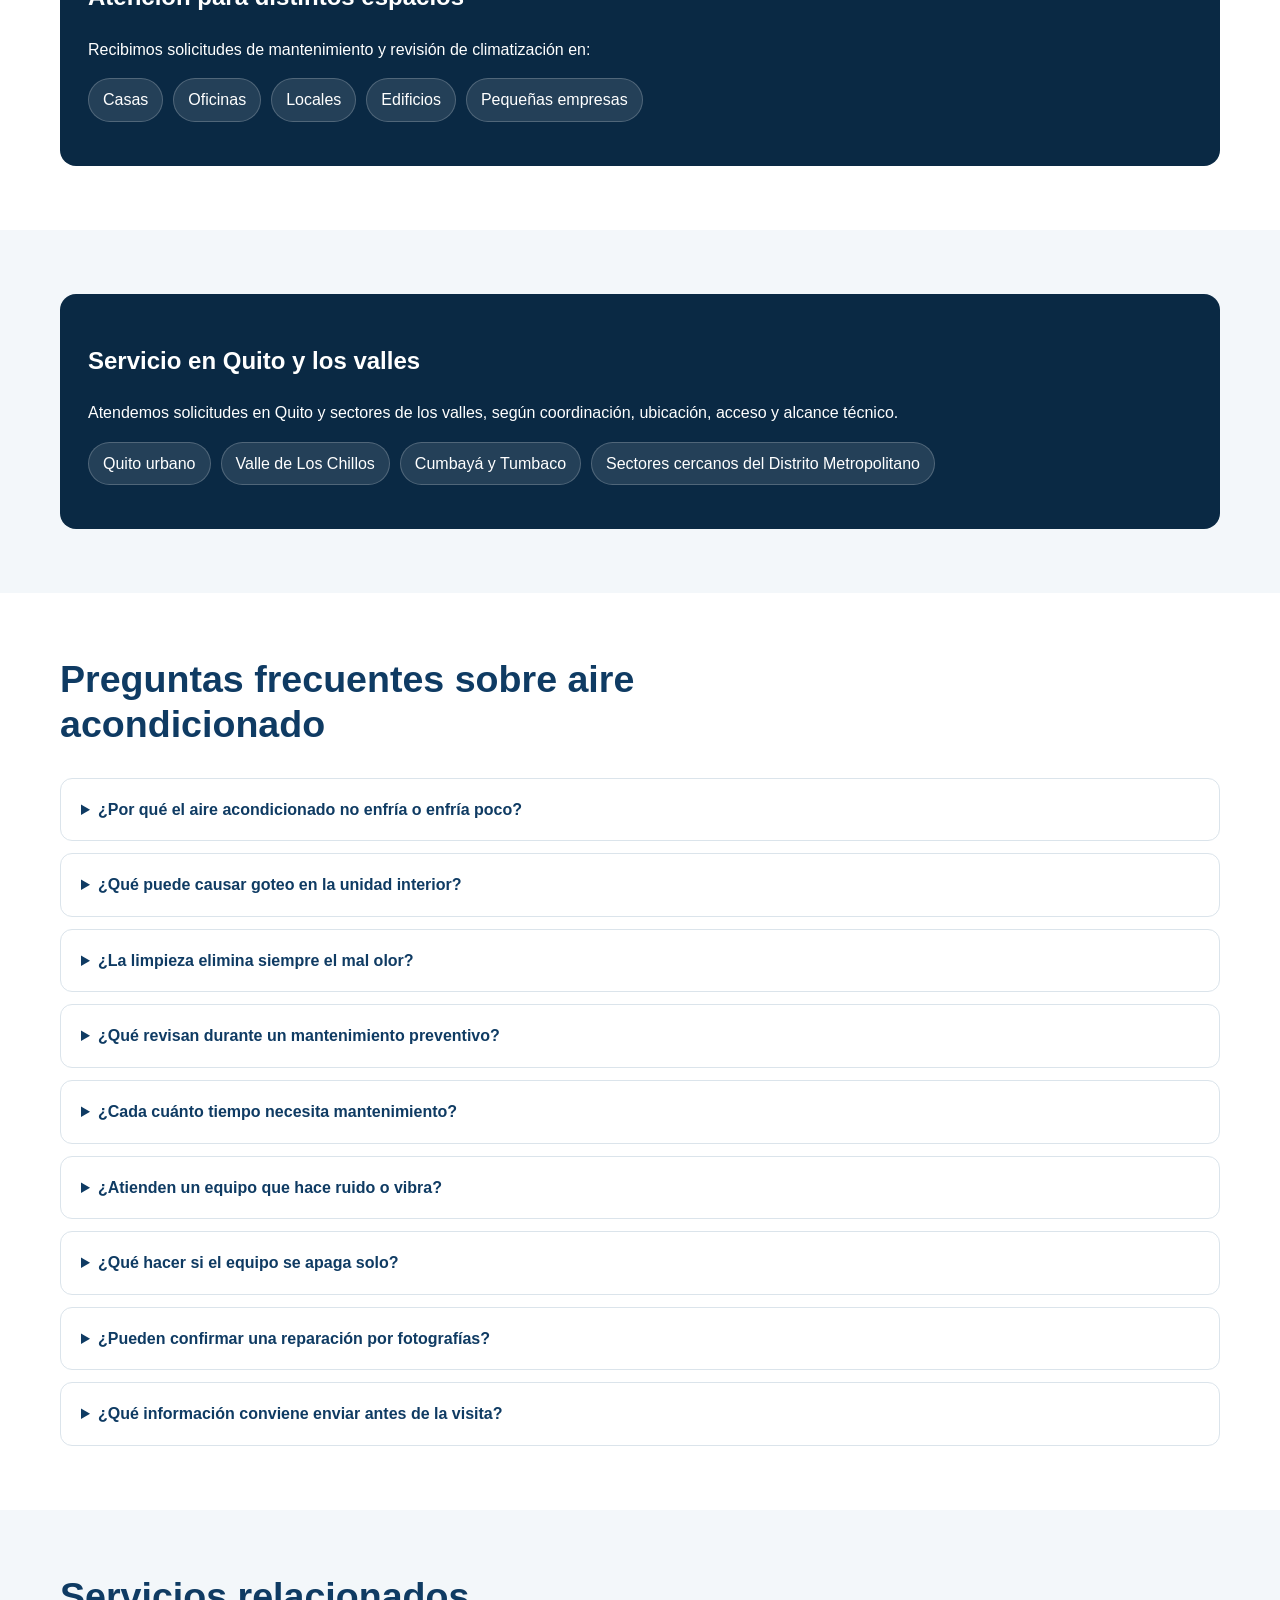
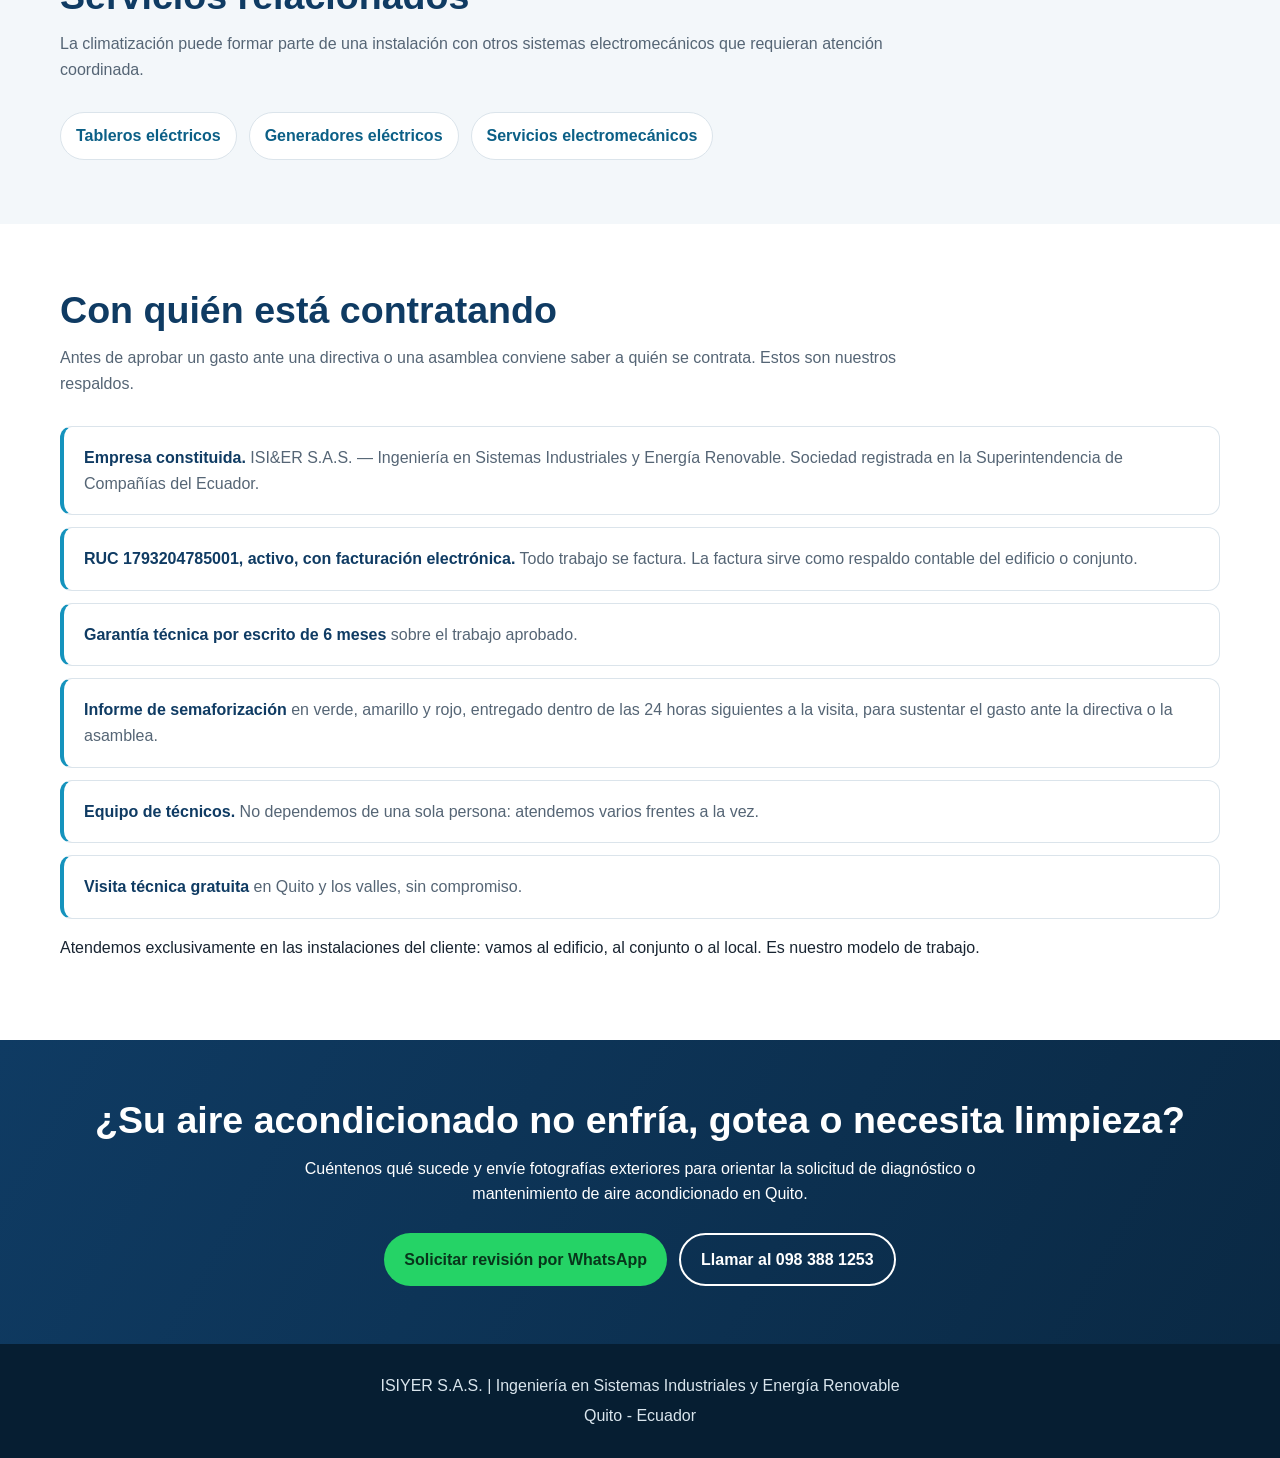
<file: aire-acondicionado.html>
<!doctype html>
<html lang="es">
<head>
  <meta charset="utf-8">
  <meta name="viewport" content="width=device-width,initial-scale=1">
  <title>Mantenimiento de aire acondicionado en Quito | ISIYER</title>
  <meta name="description" content="Diagnóstico, limpieza, mantenimiento preventivo y reparación de aire acondicionado en Quito. Atención a equipos que no enfrían, gotean o fallan.">
  <meta name="robots" content="index,follow">
  <link rel="canonical" href="https://www.isiyer.com/aire-acondicionado.html">
  <meta property="og:type" content="website">
  <meta property="og:locale" content="es_EC">
  <meta property="og:title" content="Mantenimiento y reparación de aire acondicionado en Quito">
  <meta property="og:description" content="Diagnóstico, limpieza y mantenimiento de aire acondicionado en Quito, con reparación condicionada a la revisión técnica y al alcance acordado.">
  <meta property="og:url" content="https://www.isiyer.com/aire-acondicionado.html">
  <meta property="og:image" content="https://www.isiyer.com/fotos/mantenimiento-aire-acondicionado-quito.webp">
  <meta name="twitter:card" content="summary_large_image">
  <meta name="twitter:title" content="Mantenimiento y reparación de aire acondicionado en Quito">
  <meta name="twitter:description" content="Servicio técnico de climatización para diagnóstico, limpieza y mantenimiento de aire acondicionado en Quito.">
  <meta name="twitter:image" content="https://www.isiyer.com/fotos/mantenimiento-aire-acondicionado-quito.webp">
  <script async src="https://www.googletagmanager.com/gtag/js?id=G-1HBVBWM2G4"></script>
  <script>window.dataLayer=window.dataLayer||[];function gtag(){dataLayer.push(arguments)}gtag('js',new Date());gtag('config','G-1HBVBWM2G4');</script>
  <script src="analytics-isiyer.js" defer></script>
  <link rel="stylesheet" href="navigation-isiyer.css">
  <script src="navigation-isiyer.js" defer></script>
  <style>
    :root{--navy:#0a2944;--blue:#0f3b63;--cyan:#1593bd;--green:#25d366;--ink:#182431;--muted:#556575;--paper:#fff;--soft:#f3f7fa;--line:#dbe4eb;--warning:#fff5d9;--shadow:0 12px 30px rgba(10,41,68,.11)}
    *{box-sizing:border-box}html{scroll-behavior:smooth}body{margin:0;background:var(--soft);color:var(--ink);font-family:Arial,Helvetica,sans-serif;line-height:1.6}img{display:block;max-width:100%;height:auto}a{color:#0b5f86}a:focus-visible,summary:focus-visible{outline:3px solid #ffc928;outline-offset:3px}.sr-only{position:absolute;width:1px;height:1px;padding:0;margin:-1px;overflow:hidden;clip:rect(0,0,0,0);white-space:nowrap;border:0}
    .topbar{width:min(1160px,calc(100% - 40px));margin:auto;display:flex;align-items:center;justify-content:space-between;gap:24px;padding:18px 0}.brand{color:var(--blue);font-size:1.65rem;font-weight:800;text-decoration:none}.brand-tagline{margin:0;color:var(--muted);font-size:.92rem;text-align:right}
    .breadcrumb-wrap{background:#f8fafc;border-block:1px solid var(--line)}.breadcrumb{width:min(1160px,calc(100% - 40px));margin:auto;padding:10px 0;font-size:.92rem}.breadcrumb a{font-weight:700;text-decoration:none}.breadcrumb span{margin:0 7px}
    .hero{background:linear-gradient(110deg,rgba(4,27,47,.96),rgba(15,59,99,.8));color:#fff;padding:64px 0}.hero-grid,.container{width:min(1160px,calc(100% - 40px));margin:auto}.hero-grid{display:grid;grid-template-columns:1.08fr .92fr;gap:48px;align-items:center}.eyebrow{margin:0 0 8px;color:#8cddf5;font-weight:800;letter-spacing:.08em;text-transform:uppercase;font-size:.78rem}.hero h1{font-size:clamp(2.1rem,4.5vw,3.7rem);line-height:1.08;margin:0 0 20px}.hero p{font-size:1.08rem;max-width:680px}.hero-media img{width:100%;aspect-ratio:4/3;object-fit:cover;border-radius:18px;box-shadow:0 18px 44px rgba(0,0,0,.3)}.actions{display:flex;flex-wrap:wrap;gap:12px;margin-top:26px}.button{display:inline-flex;align-items:center;justify-content:center;min-height:48px;padding:12px 20px;border-radius:999px;text-decoration:none;font-weight:800}.button-primary{background:var(--green);color:#08351b}.button-secondary{border:2px solid currentColor;color:inherit}.hero-note{font-size:.88rem;color:#d6e8f4}
    .notice{background:var(--warning);border-bottom:1px solid #ecd394}.notice .container{padding:17px 0}.notice p{margin:0;font-weight:700;color:#624b0c}
    main section{padding:64px 0}.section-alt{background:#fff}.section-head{max-width:840px;margin-bottom:30px}.section-head h2,.cta h2{margin:0 0 12px;color:var(--blue);font-size:clamp(1.65rem,3vw,2.35rem);line-height:1.2}.section-head p{color:var(--muted);margin:0}.grid{display:grid;grid-template-columns:repeat(3,1fr);gap:20px}.card{background:#fff;border:1px solid var(--line);border-radius:14px;padding:24px;box-shadow:var(--shadow)}.section-alt .card{background:var(--soft)}.card h3{margin:0 0 8px;color:var(--blue);font-size:1.12rem}.card p{margin:0;color:var(--muted)}.symptoms{grid-template-columns:repeat(3,1fr)}.symptom{border-left:4px solid var(--cyan)}
    .check-grid{display:grid;grid-template-columns:repeat(3,1fr);gap:12px}.check-grid div{background:#eaf3f7;border-radius:10px;padding:14px 16px;font-weight:700}.steps{counter-reset:step;display:grid;grid-template-columns:repeat(4,1fr);gap:18px;padding:0;list-style:none}.steps li{background:#fff;border:1px solid var(--line);border-radius:14px;padding:23px}.steps li:before{counter-increment:step;content:counter(step);display:grid;place-items:center;width:38px;height:38px;margin-bottom:14px;border-radius:50%;background:var(--blue);color:#fff;font-weight:800}
    .audiences,.zones{padding:28px;border-radius:16px;background:var(--navy);color:#fff}.audiences h2,.zones h2{color:#fff}.audiences ul,.zones ul{display:flex;flex-wrap:wrap;gap:10px;padding:0;list-style:none}.audiences li,.zones li{background:rgba(255,255,255,.11);border:1px solid rgba(255,255,255,.2);border-radius:999px;padding:8px 14px}
    .gallery{display:grid;grid-template-columns:repeat(2,1fr);gap:20px}.gallery figure{margin:0;background:#fff;border:1px solid var(--line);border-radius:14px;overflow:hidden;box-shadow:var(--shadow)}.gallery img{width:100%;aspect-ratio:4/3;object-fit:cover}.gallery figcaption{padding:15px 17px;color:var(--muted);font-size:.94rem}
    .faq{display:grid;gap:12px}.faq details{background:#fff;border:1px solid var(--line);border-radius:12px;padding:18px 20px}.faq summary{cursor:pointer;color:var(--blue);font-weight:800}.faq p{margin:12px 0 0;color:var(--muted)}
    .related{display:flex;gap:12px;flex-wrap:wrap}.related a{background:#fff;border:1px solid var(--line);border-radius:999px;padding:10px 15px;font-weight:700;text-decoration:none}.cta{background:linear-gradient(120deg,var(--blue),var(--navy));color:#fff;text-align:center;padding:58px 20px}.cta h2{color:#fff}.cta .actions{justify-content:center}.cta p{max-width:760px;margin:auto}.footer{background:#061e32;color:#d9e5ed;text-align:center;padding:25px 20px}.footer p{margin:4px}.whatsapp-float{position:fixed;right:18px;bottom:max(18px,env(safe-area-inset-bottom));z-index:20;display:grid;place-items:center;width:58px;height:58px;border-radius:50%;background:var(--green);color:#08351b;font-weight:900;text-decoration:none;box-shadow:0 7px 22px rgba(0,0,0,.28)}
    @media(max-width:900px){.hero-grid{grid-template-columns:1fr}.grid{grid-template-columns:repeat(2,1fr)}.symptoms{grid-template-columns:repeat(2,1fr)}.steps{grid-template-columns:repeat(2,1fr)}}
    @media(max-width:680px){.topbar,.breadcrumb,.hero-grid,.container{width:min(100% - 32px,1160px)}.brand-tagline{max-width:210px}.hero{padding:42px 0}.hero h1{font-size:2.15rem}.actions{flex-direction:column}.button{width:100%}.grid,.gallery,.symptoms,.check-grid,.steps{grid-template-columns:1fr}main section{padding:46px 0}.whatsapp-float{width:52px;height:52px;right:12px;bottom:max(12px,env(safe-area-inset-bottom))}}

    /* --- Bloque de formalidad (mesa 2026-09-02). Solo se anade; nada existente se altera. --- */
    .respaldo-list{display:grid;gap:12px;padding:0;margin:0;list-style:none}
    .respaldo-list li{background:#fff;border:1px solid var(--line);border-left:4px solid var(--cyan);border-radius:12px;padding:18px 20px;color:var(--muted)}
    .respaldo-list strong{color:var(--blue)}
  </style>
</head>
<body>
  <header>
    <div class="topbar"><a class="brand" href="/" aria-label="ISIYER, ir al inicio">ISIYER S.A.S.</a><p class="brand-tagline">Ingeniería en Sistemas Industriales y Energía Renovable</p></div>
    <nav class="secondary-service-nav" aria-label="Navegación principal">
      <a href="/#inicio">Inicio</a><details class="services-menu"><summary aria-label="Abrir menú de servicios" aria-expanded="false">Servicios</summary><div class="services-submenu"><a href="bombas-de-agua.html">Bombas e hidroneumáticos</a><a href="bombas-de-calor.html">Bombas de calor</a><a href="generadores-electricos.html">Generadores eléctricos</a><a href="cisternas.html">Limpieza de cisternas</a><a href="tableros-electricos.html">Tableros eléctricos</a><a href="aire-acondicionado.html" aria-current="page">Climatización</a><a href="calderas.html">Calderas</a><a href="edificios-y-condominios.html">Edificios y condominios</a></div></details><a href="/#proyectos">Trabajos</a><a href="/#nosotros">Nosotros</a><a href="/#contacto">Contacto</a><a class="nav-whatsapp" href="https://wa.me/593983881253?text=Hola%2C%20necesito%20una%20revisi%C3%B3n%20t%C3%A9cnica%20en%20Quito.%20%5BAire%5D" target="_blank" rel="noopener noreferrer">WhatsApp</a>
    </nav>
  </header>
  <div class="breadcrumb-wrap"><nav class="breadcrumb" aria-label="Migas de pan"><a href="/">Inicio</a><span aria-hidden="true">/</span><span>Climatización</span></nav></div>
  <main>
    <section class="hero"><div class="hero-grid"><div><p class="eyebrow">Servicio técnico de climatización en Quito</p><h1>Mantenimiento y reparación de aire acondicionado en Quito</h1><p>Diagnóstico, limpieza técnica y mantenimiento preventivo de equipos de aire acondicionado. Cuando la revisión confirma una falla atendible, el mantenimiento correctivo o la reparación se define según el equipo, su condición y el alcance acordado.</p><div class="actions"><a class="button button-primary" data-cta-location="hero" href="https://wa.me/593983881253?text=Hola%2C%20necesito%20una%20revisi%C3%B3n%20de%20aire%20acondicionado%20en%20Quito.%20Puedo%20describir%20la%20falla%20y%20enviar%20fotograf%C3%ADas%20exteriores.%20%5BAire%5D" target="_blank" rel="noopener noreferrer">Solicitar revisión por WhatsApp</a><a class="button button-secondary" data-cta-location="hero" href="tel:+593983881253">Llamar al 098 388 1253</a></div><p class="hero-note">Puede describir el síntoma y enviar fotografías exteriores sin abrir ni intervenir el equipo.</p></div><div class="hero-media"><img src="fotos/mantenimiento-aire-acondicionado-quito.webp" alt="Técnico revisando una unidad exterior de aire acondicionado abierta durante una intervención" width="1600" height="1200" fetchpriority="high"></div></div></section>
    <aside class="notice" aria-label="Aviso de seguridad"><div class="container"><p>No abra ni intervenga el equipo. Ante olor a quemado, agua cerca de partes eléctricas o ruido anormal, apáguelo únicamente desde el control si hacerlo es seguro y solicite una revisión técnica.</p></div></aside>
    <section><div class="container"><div class="section-head"><h2>Señales de que el aire acondicionado necesita revisión</h2><p>Estos síntomas orientan la solicitud, pero no determinan por sí solos la causa. La revisión técnica debe considerar el estado y funcionamiento del equipo.</p></div><div class="grid symptoms">
      <article class="card symptom"><h3>No enfría</h3><p>El equipo funciona, pero el ambiente no recibe el efecto esperado. La causa requiere revisión antes de definir una intervención.</p></article>
      <article class="card symptom"><h3>Enfría poco</h3><p>Puede existir suciedad, restricción del flujo de aire, condición de operación u otra falla que debe evaluarse.</p></article>
      <article class="card symptom"><h3>Gotea</h3><p>El agua visible puede relacionarse con drenaje, suciedad, formación de hielo o condiciones de instalación y uso.</p></article>
      <article class="card symptom"><h3>Presenta mal olor</h3><p>La acumulación de suciedad y humedad puede influir, pero el origen debe identificarse durante la revisión.</p></article>
      <article class="card symptom"><h3>Hace ruido o vibra</h3><p>Un cambio de sonido o vibración puede estar relacionado con elementos móviles, fijaciones o la condición general del equipo.</p></article>
      <article class="card symptom"><h3>Forma hielo</h3><p>La formación de hielo es una señal de funcionamiento irregular y requiere una evaluación técnica.</p></article>
      <article class="card symptom"><h3>Se apaga</h3><p>Las interrupciones pueden tener distintas causas eléctricas, de control, protección u operación.</p></article>
      <article class="card symptom"><h3>Drenaje obstruido</h3><p>Un drenaje con restricción puede ocasionar acumulación o salida de agua y necesita limpieza y comprobación.</p></article>
      <article class="card symptom"><h3>Falla eléctrica</h3><p>Falta de encendido, disparos o respuestas irregulares deben revisarse sin manipular conexiones ni protecciones.</p></article>
      <article class="card symptom"><h3>Consumo o funcionamiento irregular</h3><p>Ciclos inusuales o cambios de operación requieren medición y revisión del equipo en sus condiciones reales de uso.</p></article>
    </div></div></section>
    <section class="section-alt"><div class="container"><div class="section-head"><h2>Una intervención real, vista desde dos ángulos</h2><p>Estas fotografías propias corresponden a la misma intervención en una unidad exterior. Se muestran como evidencia visual limitada, sin presentarlas como trabajos diferentes ni identificar al cliente o la ubicación.</p></div><div class="gallery">
      <figure><img src="fotos/mantenimiento-aire-acondicionado-quito.webp" alt="Técnico revisando una unidad exterior de aire acondicionado abierta durante una intervención" width="1600" height="1200" loading="lazy"><figcaption>Vista general de la revisión técnica de una unidad exterior.</figcaption></figure>
      <figure><img src="fotos/ventilador-unidad-exterior-aire-acondicionado.webp" alt="Detalle del ventilador y serpentín de una unidad exterior de aire acondicionado" width="1600" height="1200" loading="lazy"><figcaption>Detalle del ventilador y superficies interiores durante la misma intervención.</figcaption></figure>
    </div></div></section>
    <section><div class="container"><div class="section-head"><h2>Servicio técnico de aire acondicionado</h2><p>El alcance se confirma después de revisar el equipo, su condición, el acceso disponible y las tareas que pueden ejecutarse de forma segura.</p></div><div class="grid">
      <article class="card"><h3>Mantenimiento preventivo</h3><p>Revisión planificada del estado general, limpieza aplicable y prueba de funcionamiento según el equipo y su condición.</p></article>
      <article class="card"><h3>Limpieza técnica</h3><p>Retiro de suciedad accesible en los elementos incluidos en el alcance, con el equipo detenido y bajo condiciones seguras.</p></article>
      <article class="card"><h3>Diagnóstico y revisión</h3><p>Inspección del síntoma reportado, condición visible y respuesta del equipo para orientar la causa probable.</p></article>
      <article class="card"><h3>Filtros</h3><p>Revisión del estado, limpieza cuando corresponda y recomendación de atención según el tipo y condición observada.</p></article>
      <article class="card"><h3>Evaporador y condensador</h3><p>Inspección y limpieza aplicable de superficies accesibles, sujetas al diseño y estado del equipo.</p></article>
      <article class="card"><h3>Drenaje</h3><p>Revisión, limpieza y comprobación del recorrido accesible para atender restricciones o goteo relacionados con el desagüe.</p></article>
      <article class="card"><h3>Conexiones eléctricas</h3><p>Inspección técnica de alimentación y conexiones accesibles dentro del alcance de la revisión.</p></article>
      <article class="card"><h3>Ventilador exterior</h3><p>Revisión visual y funcional del ventilador y su condición durante una intervención técnica.</p></article>
      <article class="card"><h3>Medición y prueba funcional</h3><p>Comprobaciones aplicables de operación antes y después del trabajo, cuando el estado del equipo permite realizarlas.</p></article>
      <article class="card"><h3>Atención correctiva condicionada</h3><p>La reparación o mantenimiento correctivo se plantea únicamente cuando el diagnóstico confirma una tarea atendible y se acuerda el alcance.</p></article>
    </div></div></section>
    <section class="section-alt"><div class="container"><div class="section-head"><h2>Equipos que podemos evaluar</h2><p>La experiencia visual disponible corresponde a una unidad de climatización con componentes interior y exterior. La aceptación de cada solicitud depende del modelo, estado, acceso y alcance técnico.</p></div><div class="check-grid"><div>Unidad interior, según configuración</div><div>Unidad exterior, según configuración</div><div>Filtros y superficies accesibles</div><div>Evaporador y condensador accesibles</div><div>Drenaje accesible</div><div>Alimentación y conexiones eléctricas accesibles</div></div></div></section>
    <section><div class="container"><div class="section-head"><h2>Proceso de atención</h2><p>Una revisión ordenada permite delimitar el trabajo sin anticipar una reparación antes del diagnóstico.</p></div><ol class="steps"><li>Recibimos el síntoma, la ubicación aproximada y fotografías exteriores disponibles.</li><li>Confirmamos el tipo de equipo, acceso y condiciones necesarias para una revisión segura.</li><li>Inspeccionamos, realizamos comprobaciones aplicables y explicamos los hallazgos observados.</li><li>Ejecutamos el alcance autorizado y verificamos el funcionamiento cuando las condiciones lo permiten.</li></ol></div></section>
    <section class="section-alt"><div class="container"><div class="audiences"><h2>Atención para distintos espacios</h2><p>Recibimos solicitudes de mantenimiento y revisión de climatización en:</p><ul><li>Casas</li><li>Oficinas</li><li>Locales</li><li>Edificios</li><li>Pequeñas empresas</li></ul></div></div></section>
    <section><div class="container"><div class="zones"><h2>Servicio en Quito y los valles</h2><p>Atendemos solicitudes en Quito y sectores de los valles, según coordinación, ubicación, acceso y alcance técnico.</p><ul><li>Quito urbano</li><li>Valle de Los Chillos</li><li>Cumbayá y Tumbaco</li><li>Sectores cercanos del Distrito Metropolitano</li></ul></div></div></section>
    <section class="section-alt"><div class="container"><div class="section-head"><h2>Preguntas frecuentes sobre aire acondicionado</h2></div><div class="faq">
      <details><summary>¿Por qué el aire acondicionado no enfría o enfría poco?</summary><p>Puede influir el flujo de aire, la suciedad, la operación, la condición eléctrica u otra falla. Como existen varias causas posibles, conviene revisar el equipo antes de definir el trabajo.</p></details>
      <details><summary>¿Qué puede causar goteo en la unidad interior?</summary><p>El goteo puede relacionarse con una restricción del drenaje, acumulación de suciedad, hielo o condiciones del equipo. No abra la unidad; solicite una revisión.</p></details>
      <details><summary>¿La limpieza elimina siempre el mal olor?</summary><p>No siempre. La limpieza puede atender suciedad y humedad accesibles, pero primero debe revisarse el origen y el estado de los elementos involucrados.</p></details>
      <details><summary>¿Qué revisan durante un mantenimiento preventivo?</summary><p>Según el equipo y el alcance, se revisan filtros, superficies accesibles del evaporador y condensador, drenaje, conexiones eléctricas, ventilador exterior y funcionamiento.</p></details>
      <details><summary>¿Cada cuánto tiempo necesita mantenimiento?</summary><p>La frecuencia depende del uso, ambiente, acumulación de suciedad, acceso e historial del equipo. Una revisión inicial permite proponer una periodicidad acorde con su condición.</p></details>
      <details><summary>¿Atienden un equipo que hace ruido o vibra?</summary><p>Sí, se puede revisar el síntoma y la condición visible. La reparación se define solo si el diagnóstico confirma una tarea atendible dentro del alcance.</p></details>
      <details><summary>¿Qué hacer si el equipo se apaga solo?</summary><p>No lo fuerce ni intervenga sus conexiones. Registre cuándo ocurre, apáguelo desde el control si observa una condición insegura y solicite una revisión.</p></details>
      <details><summary>¿Pueden confirmar una reparación por fotografías?</summary><p>Las fotografías exteriores ayudan a orientar la solicitud, pero no sustituyen el diagnóstico. La aceptación y el alcance dependen del modelo, estado, acceso y revisión técnica.</p></details>
      <details><summary>¿Qué información conviene enviar antes de la visita?</summary><p>Describa el síntoma, indique dónde está la unidad, desde cuándo ocurre y envíe fotografías exteriores sin abrir el equipo. También es útil informar si aparece agua, olor o ruido anormal.</p></details>
    </div></div></section>
    <section><div class="container"><div class="section-head"><h2>Servicios relacionados</h2><p>La climatización puede formar parte de una instalación con otros sistemas electromecánicos que requieran atención coordinada.</p></div><div class="related"><a href="tableros-electricos.html">Tableros eléctricos</a><a href="generadores-electricos.html">Generadores eléctricos</a><a href="/#servicios">Servicios electromecánicos</a></div></div></section>
    <section class="section-alt"><div class="container"><div class="section-head"><h2>Con quién está contratando</h2><p>Antes de aprobar un gasto ante una directiva o una asamblea conviene saber a quién se contrata. Estos son nuestros respaldos.</p></div><ul class="respaldo-list"><li><strong>Empresa constituida.</strong> ISI&amp;ER S.A.S. — Ingeniería en Sistemas Industriales y Energía Renovable. Sociedad registrada en la Superintendencia de Compañías del Ecuador.</li><li><strong>RUC 1793204785001, activo, con facturación electrónica.</strong> Todo trabajo se factura. La factura sirve como respaldo contable del edificio o conjunto.</li><li><strong>Garantía técnica por escrito de 6 meses</strong> sobre el trabajo aprobado.</li><li><strong>Informe de semaforización</strong> en verde, amarillo y rojo, entregado dentro de las 24 horas siguientes a la visita, para sustentar el gasto ante la directiva o la asamblea.</li><li><strong>Equipo de técnicos.</strong> No dependemos de una sola persona: atendemos varios frentes a la vez.</li><li><strong>Visita técnica gratuita</strong> en Quito y los valles, sin compromiso.</li></ul><p class="lead-humano">Atendemos exclusivamente en las instalaciones del cliente: vamos al edificio, al conjunto o al local. Es nuestro modelo de trabajo.</p></div></section>
  </main>
  <section class="cta"><h2>¿Su aire acondicionado no enfría, gotea o necesita limpieza?</h2><p>Cuéntenos qué sucede y envíe fotografías exteriores para orientar la solicitud de diagnóstico o mantenimiento de aire acondicionado en Quito.</p><div class="actions"><a class="button button-primary" data-cta-location="final" href="https://wa.me/593983881253?text=Hola%2C%20necesito%20una%20revisi%C3%B3n%20de%20aire%20acondicionado%20en%20Quito.%20Puedo%20describir%20la%20falla%20y%20enviar%20fotograf%C3%ADas%20exteriores.%20%5BAire%5D" target="_blank" rel="noopener noreferrer">Solicitar revisión por WhatsApp</a><a class="button button-secondary" data-cta-location="final" href="tel:+593983881253">Llamar al 098 388 1253</a></div></section>
  <a class="whatsapp-float" href="https://wa.me/593983881253?text=Hola%2C%20necesito%20una%20revisi%C3%B3n%20de%20aire%20acondicionado%20en%20Quito.%20%5BAire%5D" target="_blank" rel="noopener noreferrer" aria-label="Escribir a ISIYER por WhatsApp"><span aria-hidden="true">WA</span><span class="sr-only">Escribir por WhatsApp</span></a>
  <footer class="footer"><p>ISIYER S.A.S. | Ingeniería en Sistemas Industriales y Energía Renovable</p><p>Quito - Ecuador</p></footer>
  <script type="application/ld+json">{"@context":"https://schema.org","@type":"Service","name":"Mantenimiento y reparación de aire acondicionado en Quito","serviceType":"Diagnóstico, limpieza y mantenimiento de aire acondicionado","url":"https://www.isiyer.com/aire-acondicionado.html","areaServed":{"@type":"City","name":"Quito"},"provider":{"@type":"Organization","name":"ISIYER S.A.S.","url":"https://www.isiyer.com/","telephone":"+593983881253"}}</script>
  <script type="application/ld+json">{"@context":"https://schema.org","@type":"BreadcrumbList","itemListElement":[{"@type":"ListItem","position":1,"name":"Inicio","item":"https://www.isiyer.com/"},{"@type":"ListItem","position":2,"name":"Climatización","item":"https://www.isiyer.com/aire-acondicionado.html"}]}</script>
  <script>document.addEventListener('click',function(e){var link=e.target.closest('a[href]');if(!link||typeof window.gtag!=='function')return;var href=link.getAttribute('href')||'',location=link.dataset.ctaLocation;if(href.indexOf('tel:')===0)gtag('event','phone_click',{service_page:'climatizacion',cta_location:location||'other'});if(location)gtag('event','cta_click',{service_page:'climatizacion',cta_location:location,cta_channel:href.indexOf('tel:')===0?'phone':'whatsapp'});});</script>
</body>
</html>
</file>
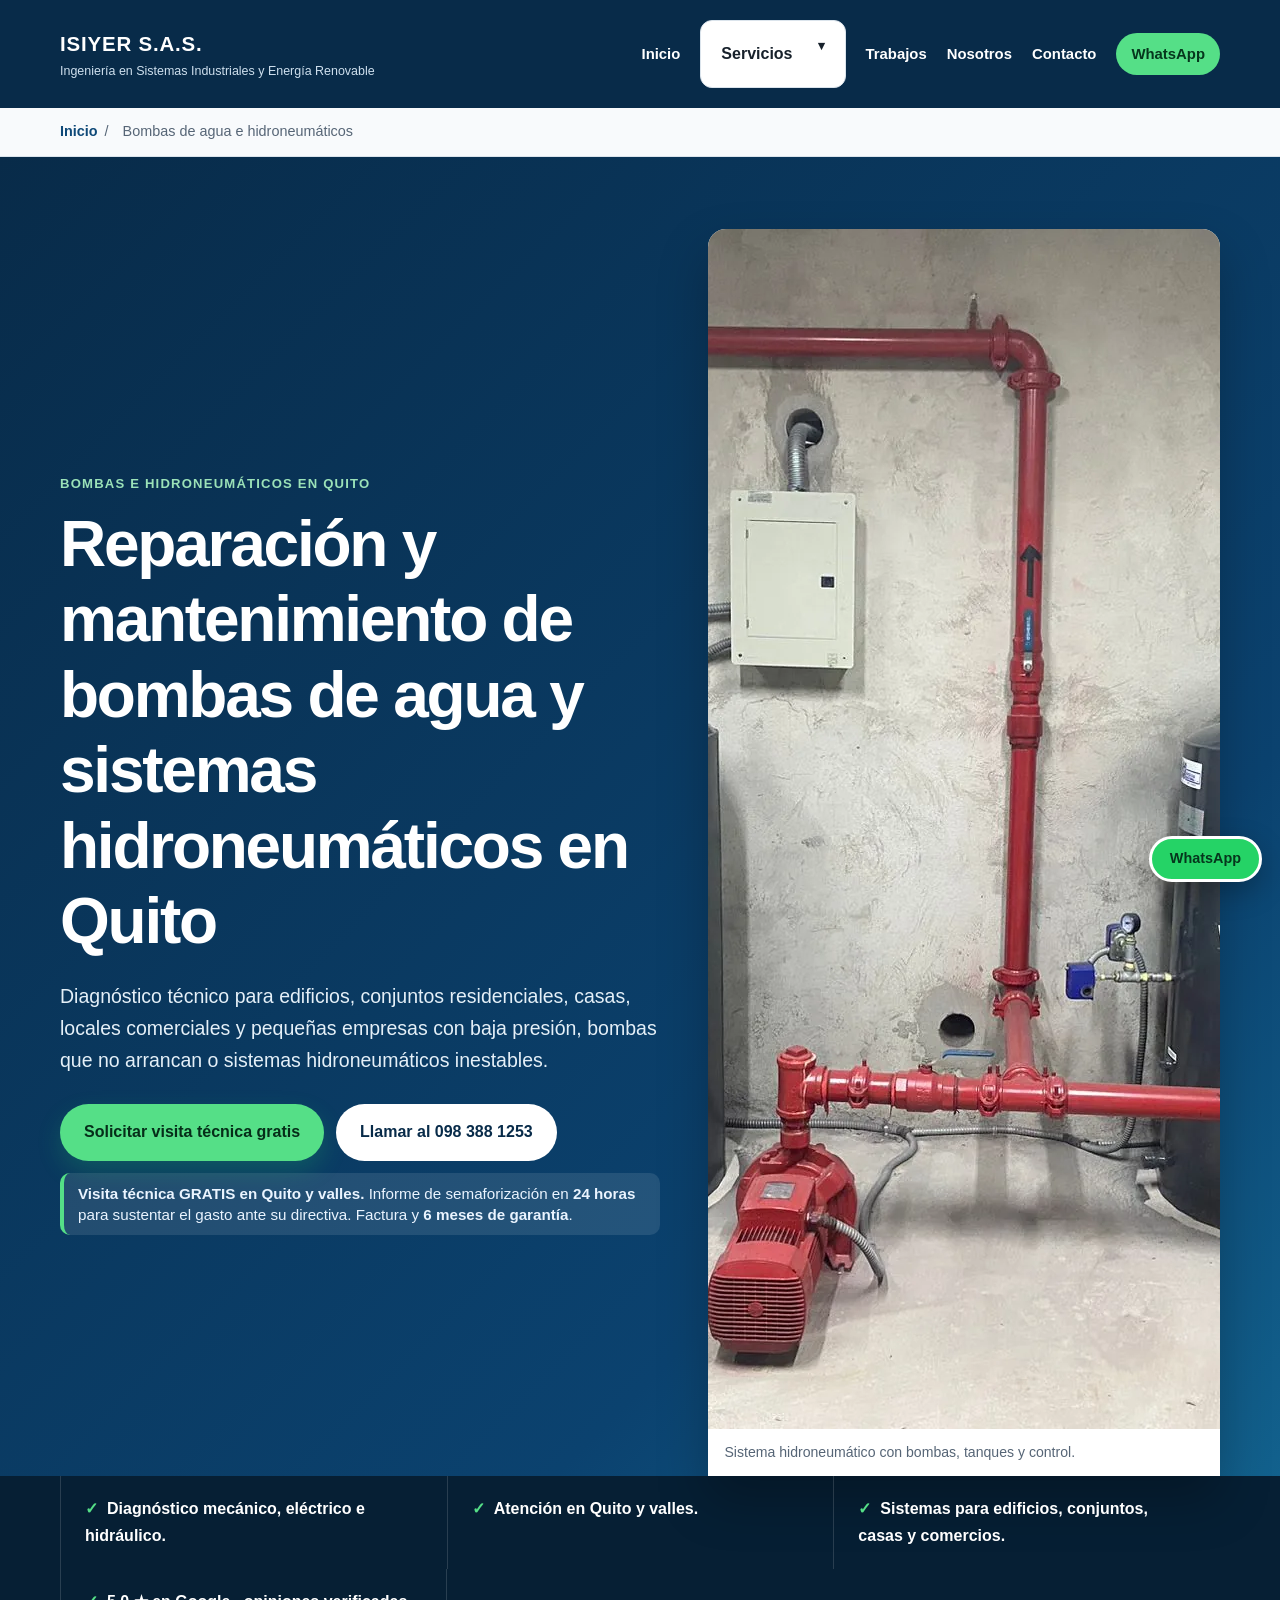
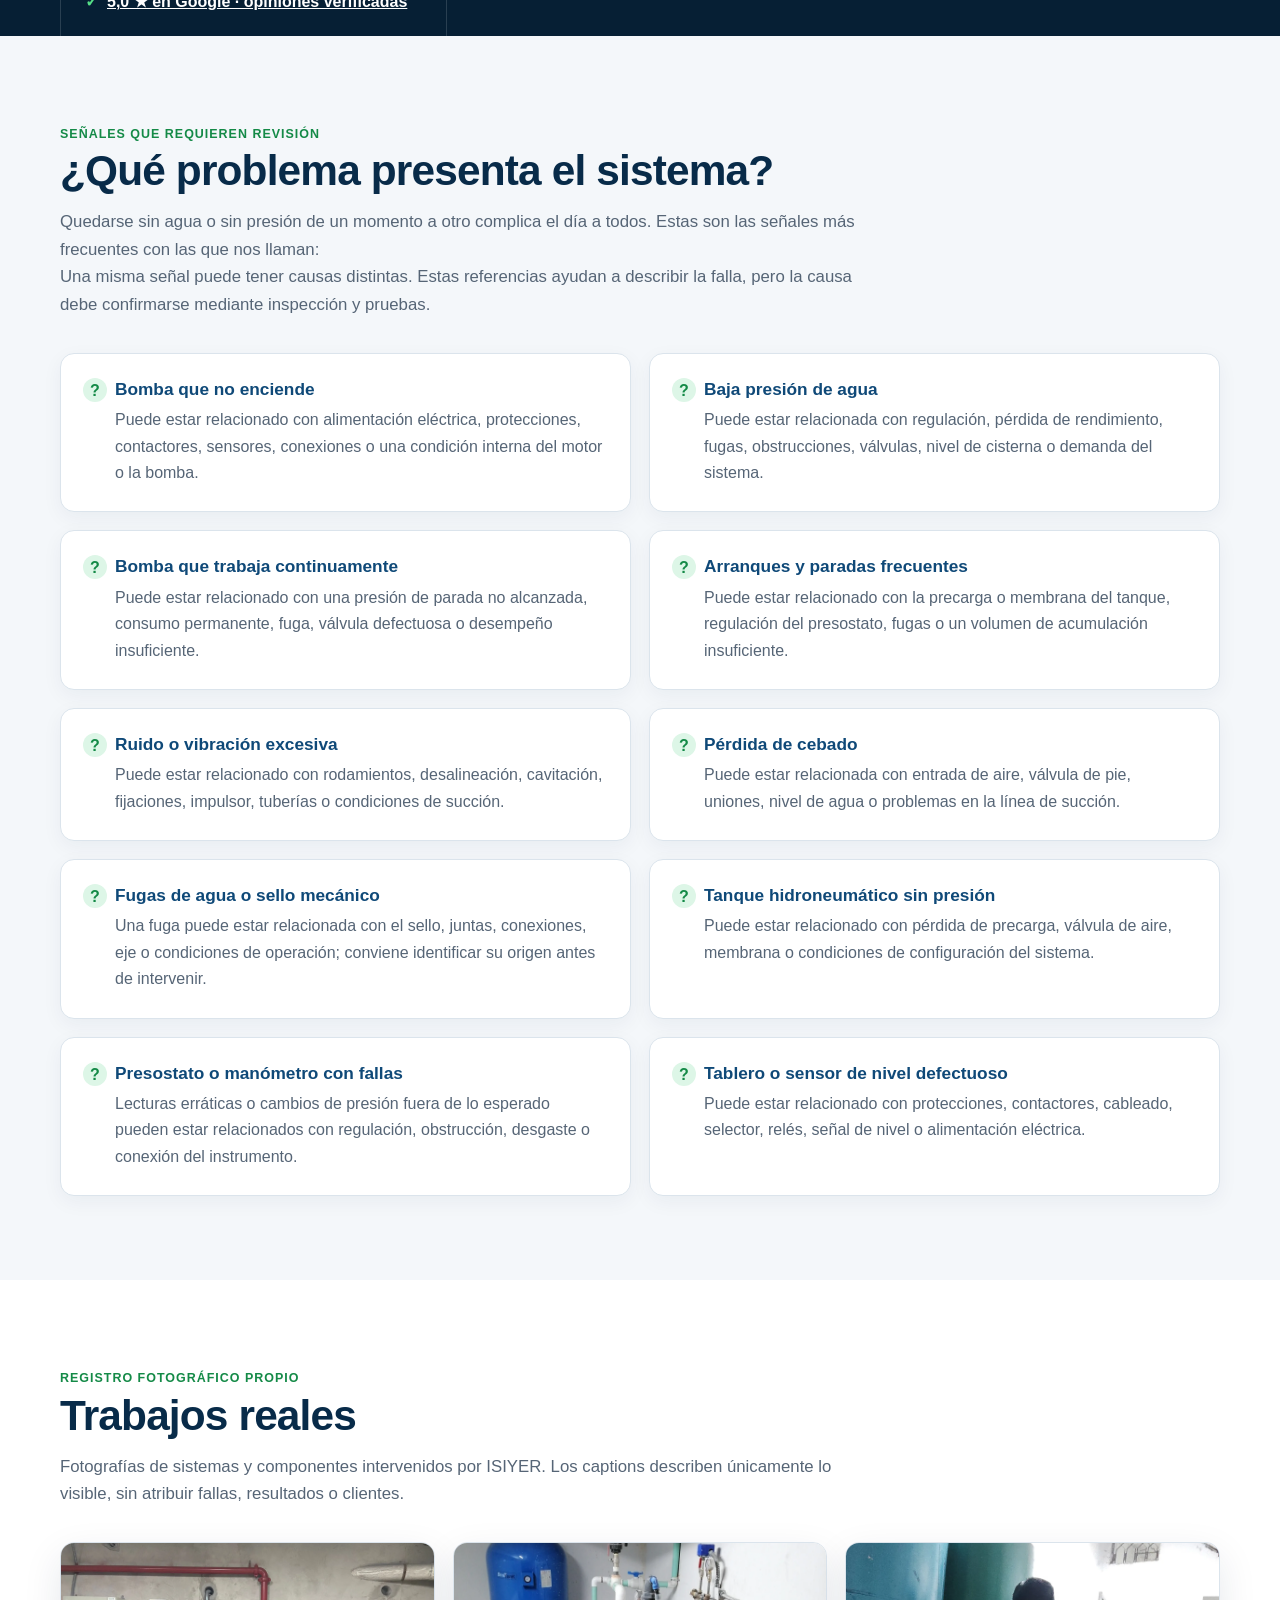
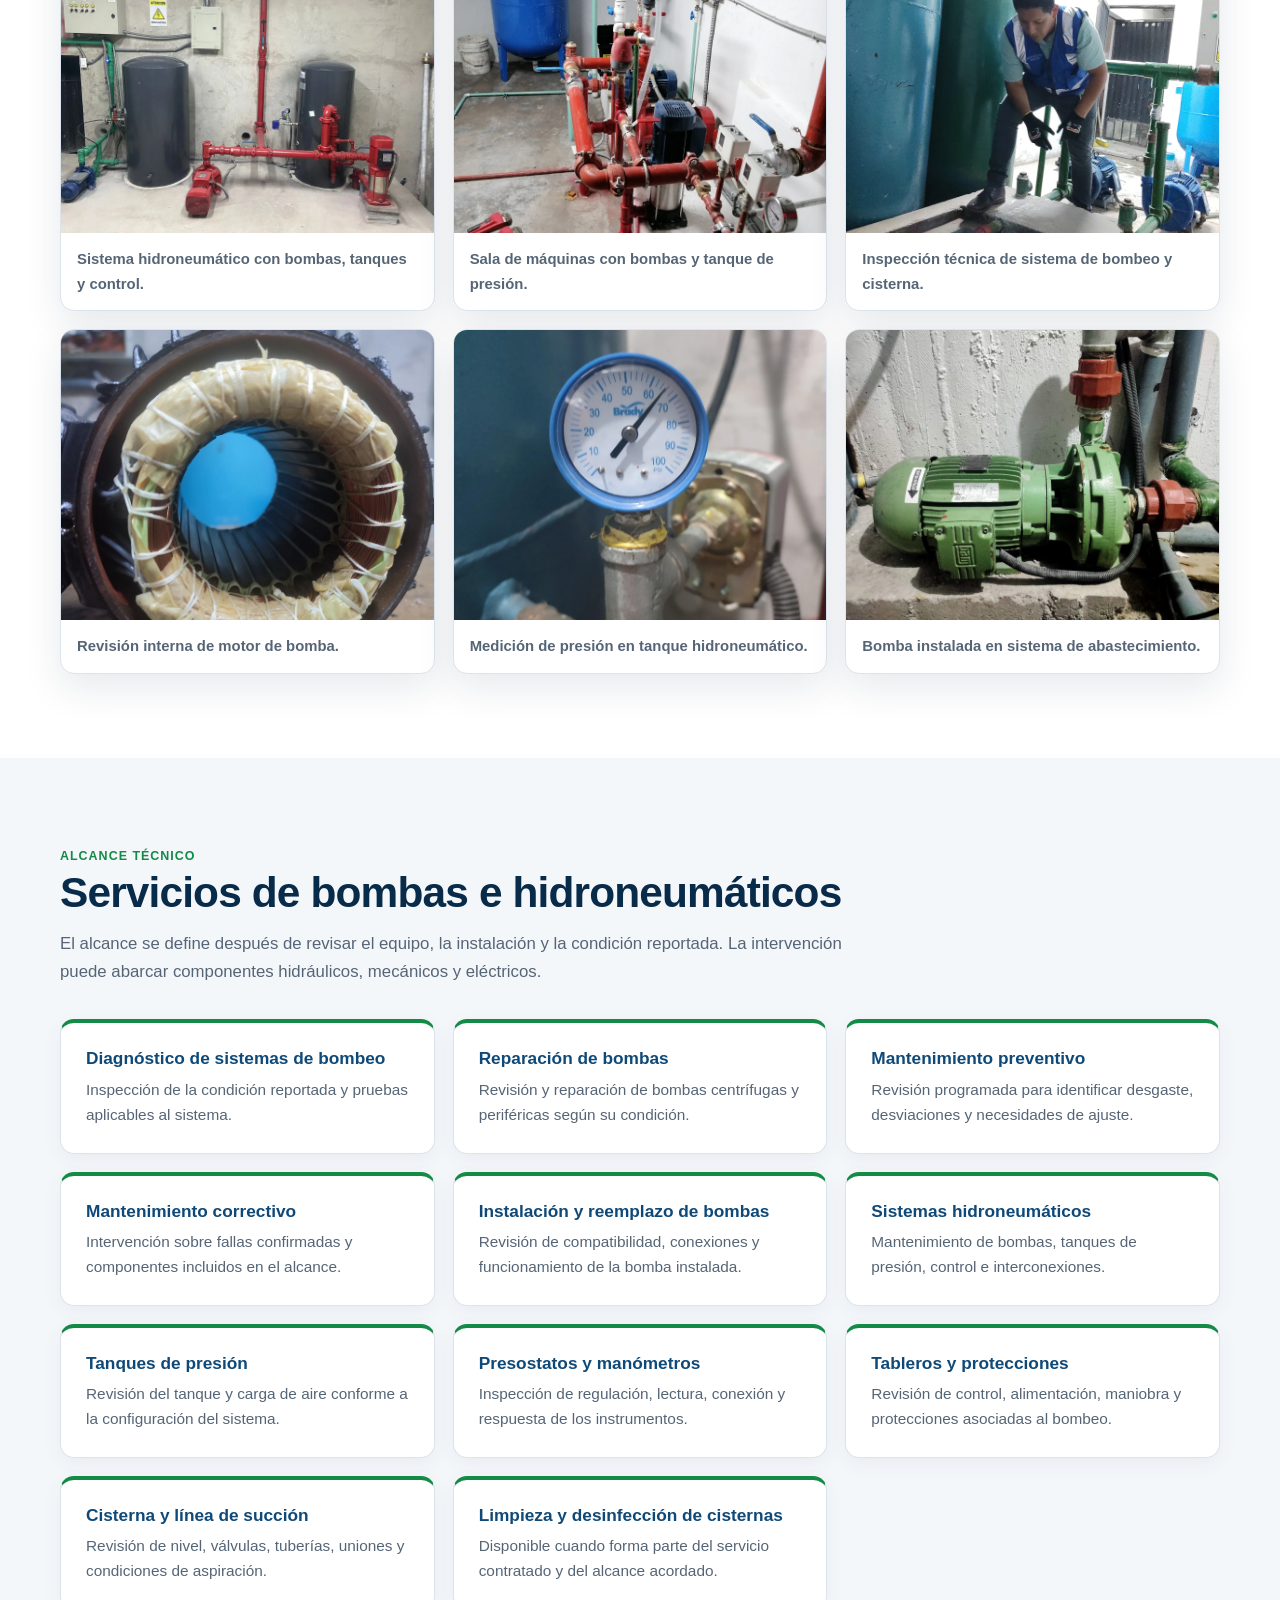
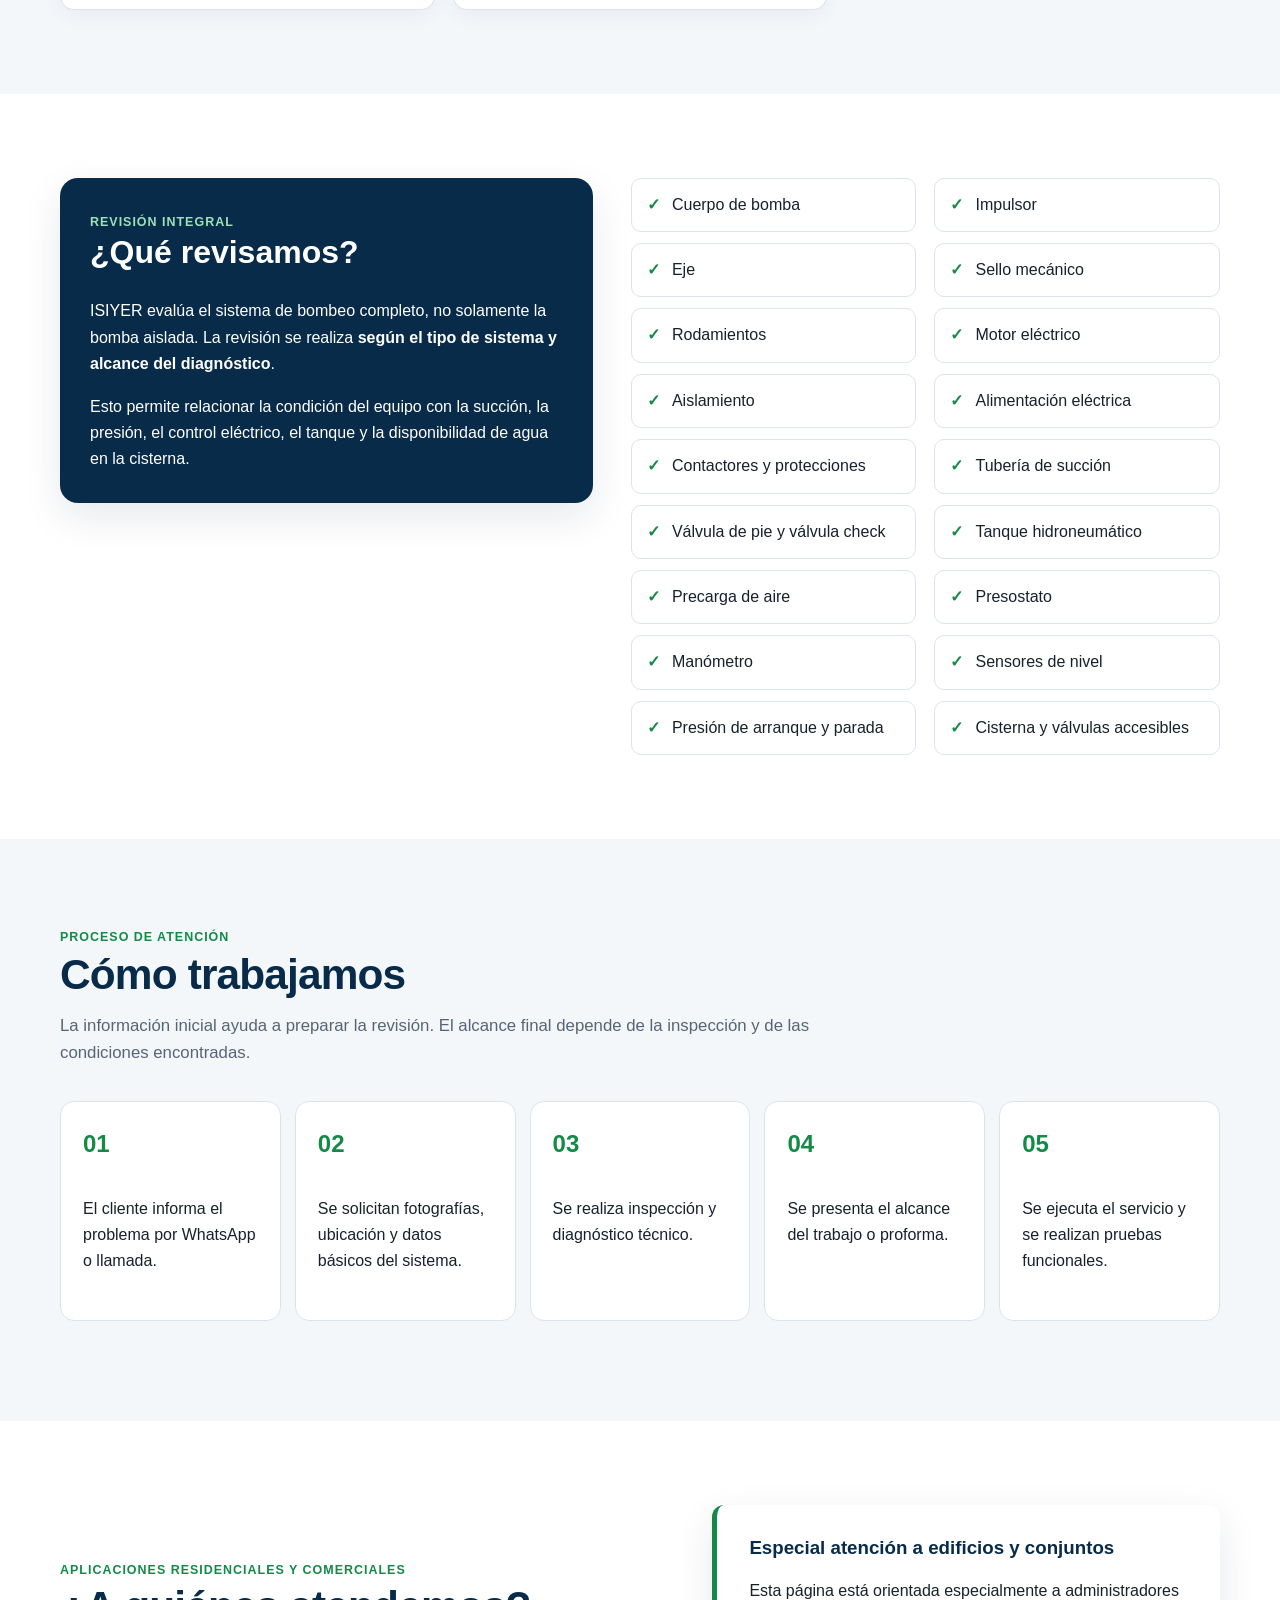
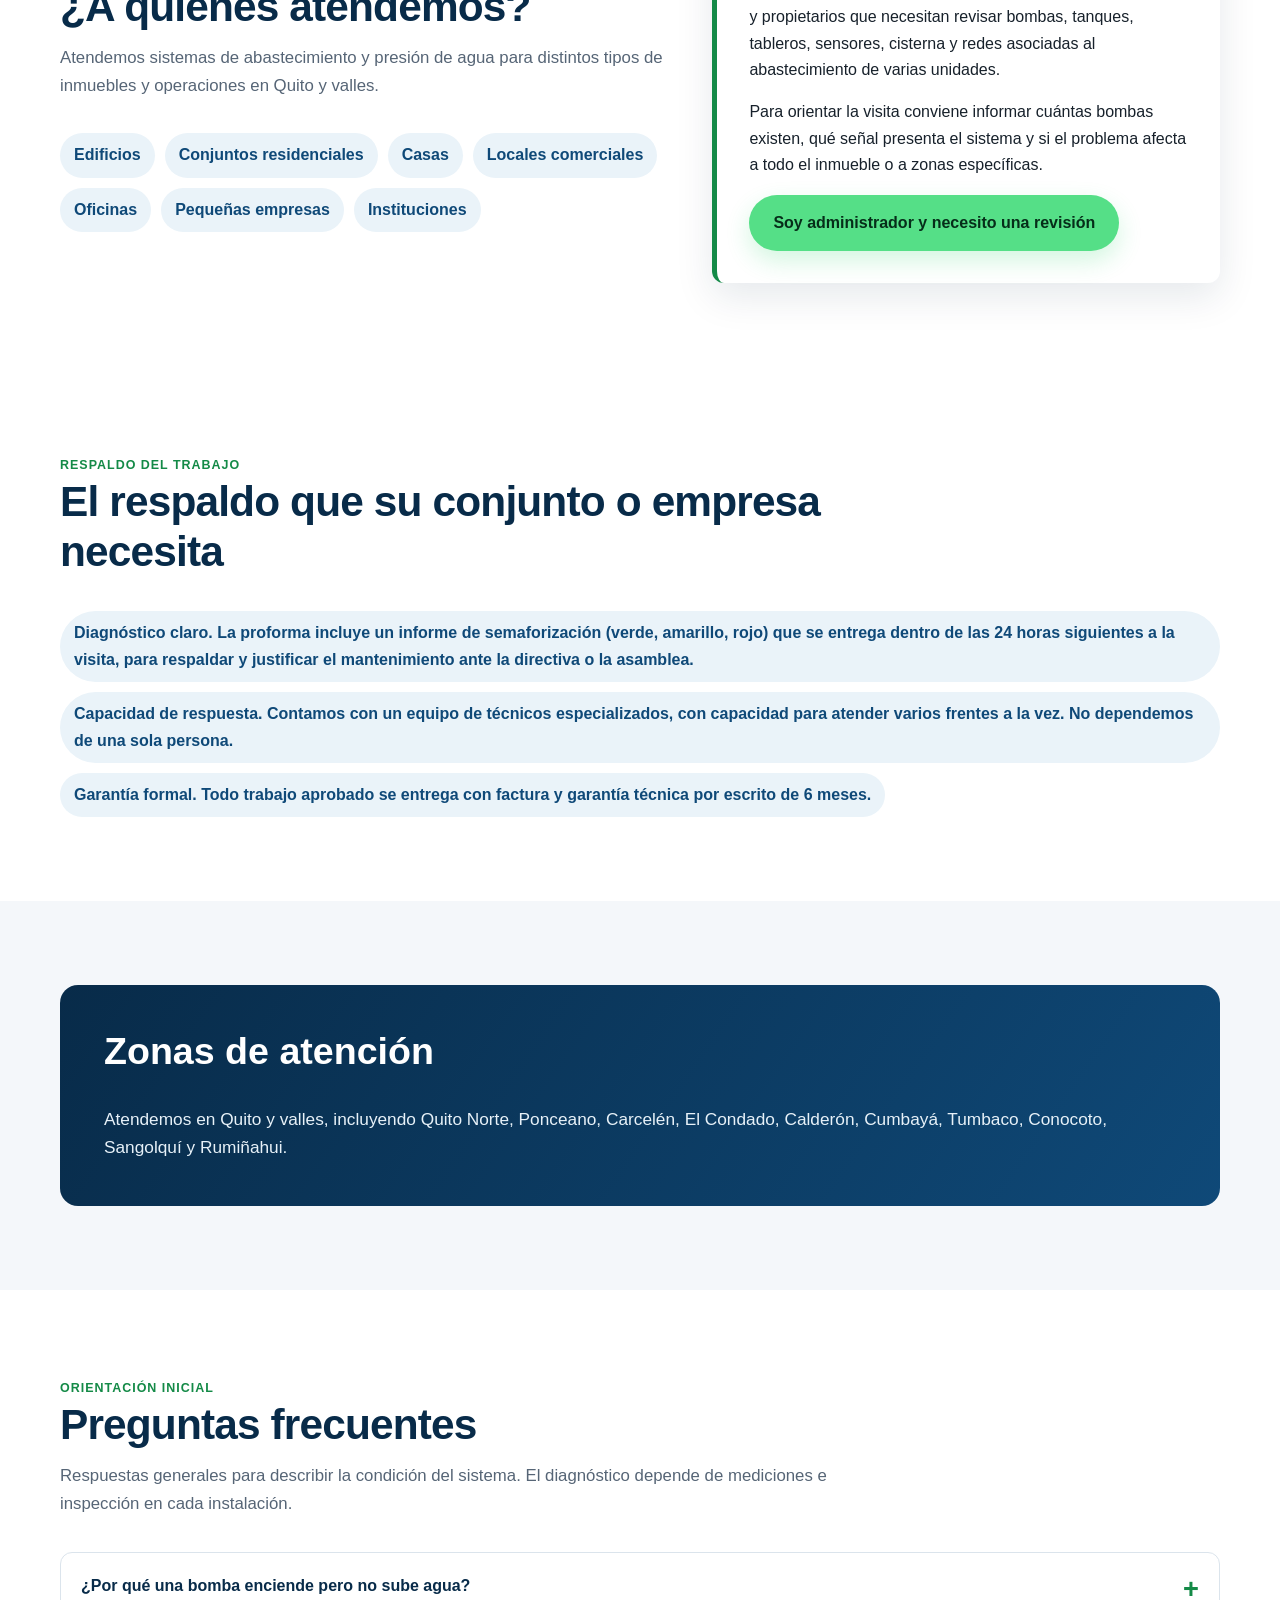
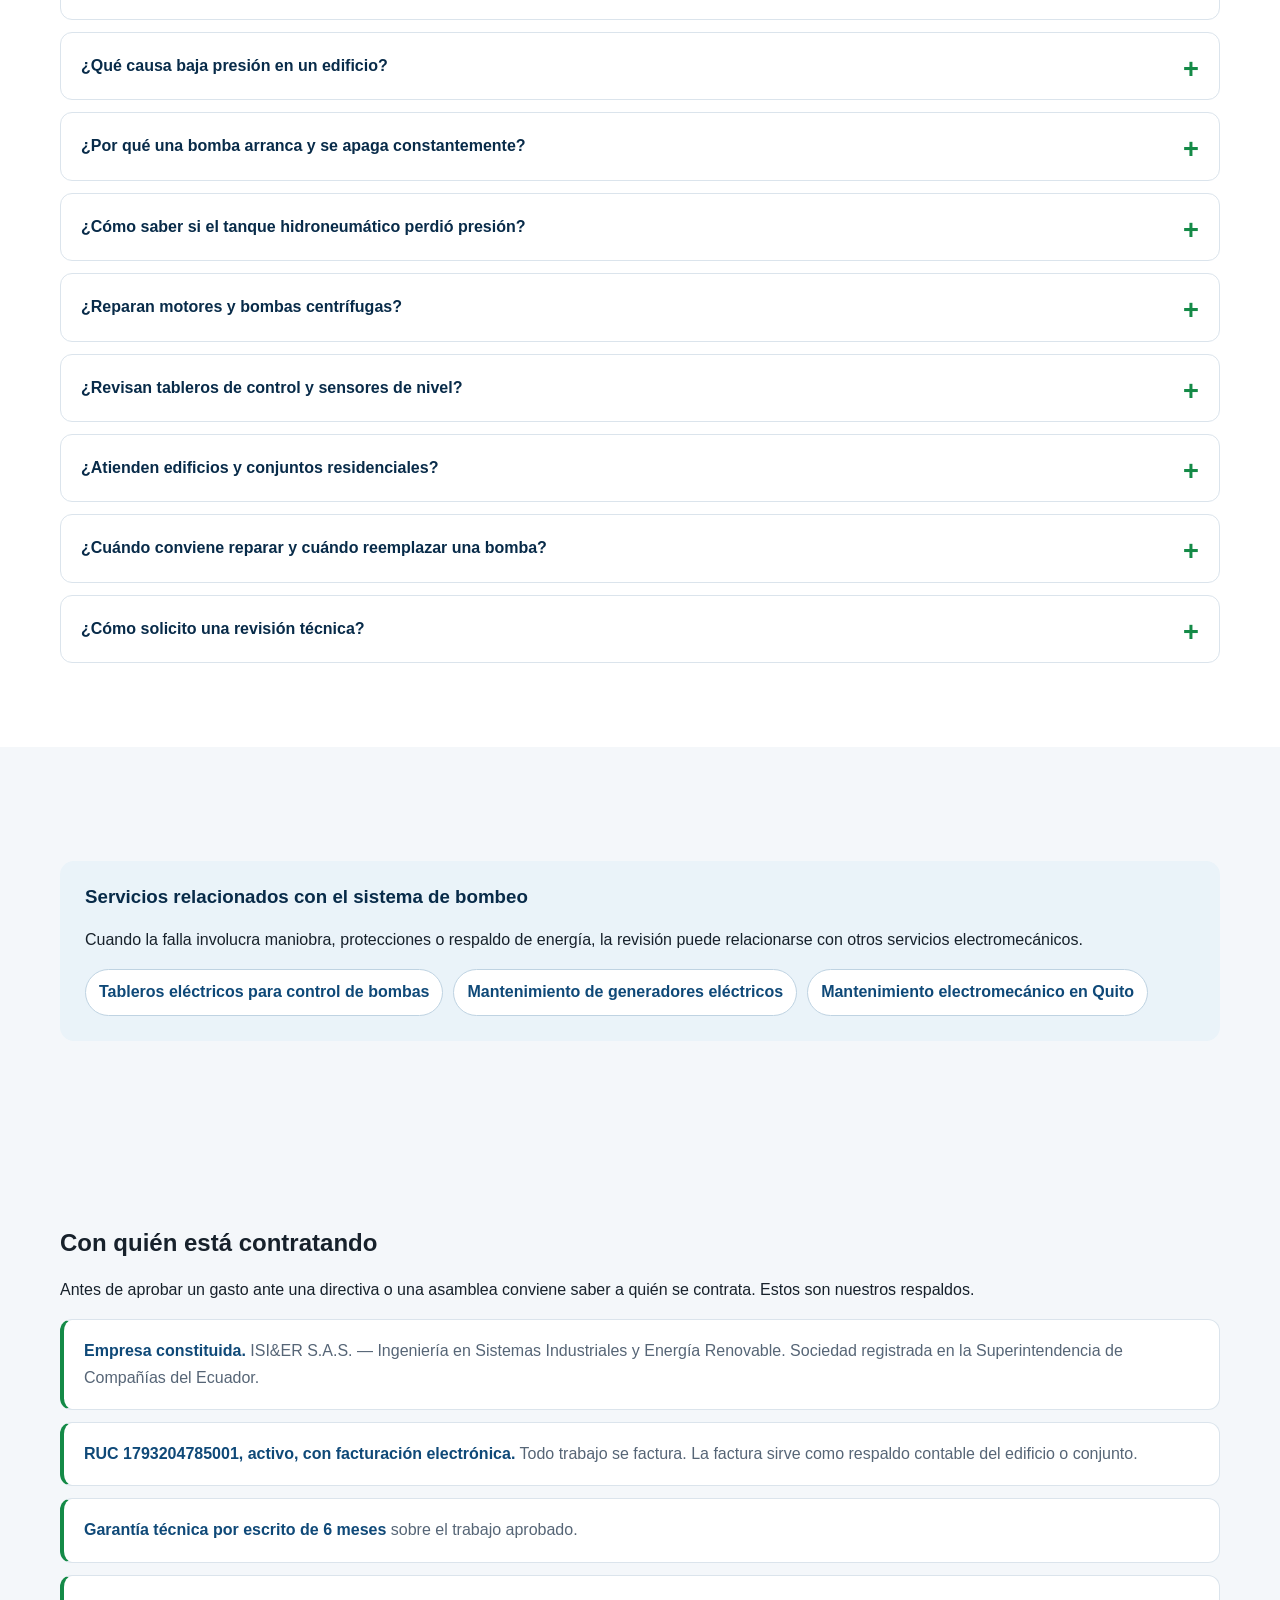
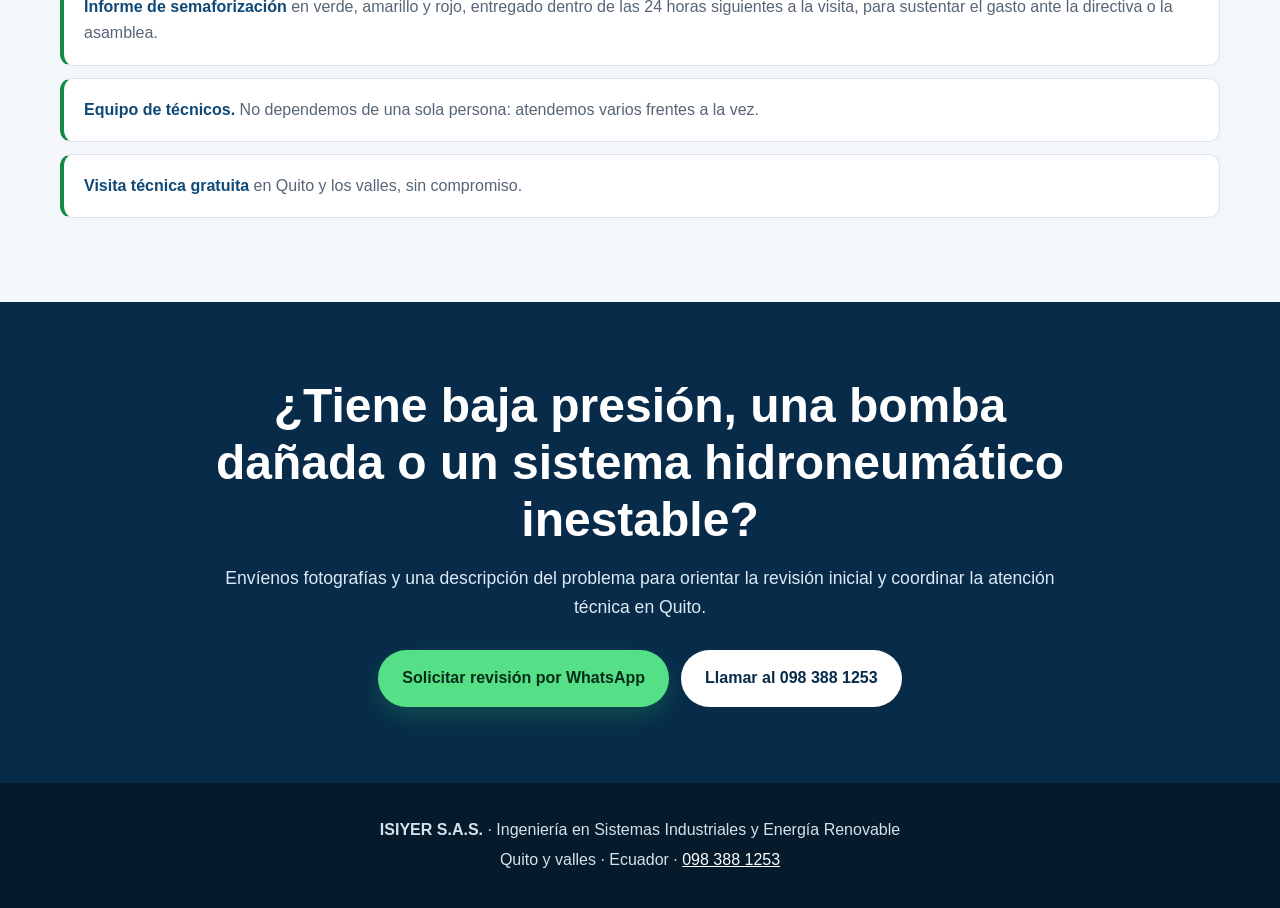
<file: bombas-de-agua.html>
<!DOCTYPE html>
<html lang="es-EC">
<head>
  <meta charset="UTF-8">
  <meta name="viewport" content="width=device-width, initial-scale=1.0">
  <title>Reparación de bombas de agua en Quito | ISIYER</title>
  <meta name="description" content="Diagnóstico, reparación y mantenimiento de bombas de agua y sistemas hidroneumáticos para edificios, conjuntos, casas y locales en Quito y sus valles.">
  <meta name="robots" content="index, follow, max-image-preview:large">
  <link rel="canonical" href="https://www.isiyer.com/bombas-de-agua.html">
  <link rel="icon" type="image/png" href="ISIYERLOGO.png">

  <meta property="og:type" content="website">
  <meta property="og:locale" content="es_EC">
  <meta property="og:site_name" content="ISIYER">
  <meta property="og:title" content="Reparación de bombas de agua en Quito | ISIYER">
  <meta property="og:description" content="Diagnóstico técnico de bombas de agua y sistemas hidroneumáticos para edificios, conjuntos, casas y comercios en Quito y valles.">
  <meta property="og:url" content="https://www.isiyer.com/bombas-de-agua.html">
  <meta property="og:image" content="https://www.isiyer.com/fotos/sistema-hidroneumatico-edificio-quito.webp">
  <meta property="og:image:width" content="1600">
  <meta property="og:image:height" content="1200">
  <meta property="og:image:alt" content="Sistema hidroneumático con bombas, tanques y control">

  <meta name="twitter:card" content="summary_large_image">
  <meta name="twitter:title" content="Reparación de bombas de agua en Quito | ISIYER">
  <meta name="twitter:description" content="Diagnóstico técnico de bombas de agua y sistemas hidroneumáticos para edificios, conjuntos, casas y comercios en Quito y valles.">
  <meta name="twitter:image" content="https://www.isiyer.com/fotos/sistema-hidroneumatico-edificio-quito.webp">
  <meta name="twitter:image:alt" content="Sistema hidroneumático con bombas, tanques y control">

  <script async src="https://www.googletagmanager.com/gtag/js?id=G-1HBVBWM2G4"></script>
  <script>
    window.dataLayer = window.dataLayer || [];
    function gtag(){dataLayer.push(arguments);}
    gtag('js', new Date());
    gtag('config', 'G-1HBVBWM2G4');
  </script>
  <script src="analytics-isiyer.js" defer></script>

  <style>
    :root {
      --navy: #082b49;
      --blue: #0f4978;
      --blue-soft: #eaf3f9;
      --green: #148a47;
      --green-bright: #25d366;
      --ink: #17212b;
      --muted: #566576;
      --line: #dbe4ec;
      --paper: #ffffff;
      --surface: #f4f7fa;
      --radius: 18px;
      --shadow: 0 14px 38px rgba(8, 43, 73, .10);
    }

    * { box-sizing: border-box; }
    html { scroll-behavior: smooth; }
    body {
      margin: 0;
      color: var(--ink);
      background: var(--paper);
      font-family: Arial, Helvetica, sans-serif;
      line-height: 1.65;
      overflow-wrap: break-word;
    }
    img { max-width: 100%; }
    a { color: var(--blue); }
    a:focus-visible, summary:focus-visible { outline: 3px solid #f3b61f; outline-offset: 3px; }

    .site-header {
      color: #fff;
      background: var(--navy);
    }
    .topbar {
      display: flex;
      align-items: center;
      justify-content: space-between;
      gap: 20px;
      width: min(1160px, calc(100% - 40px));
      margin: 0 auto;
      padding: 20px 0;
    }
    .brand {
      display: inline-flex;
      flex-direction: column;
      color: #fff;
      text-decoration: none;
    }
    .brand-name { font-size: 1.28rem; font-weight: 800; letter-spacing: .04em; }
    .brand-tagline { color: #cfe0ee; font-size: .78rem; }
    .nav { display: flex; flex-wrap: wrap; justify-content: flex-end; gap: 8px 20px; }
    .nav a { color: #fff; font-size: .93rem; font-weight: 700; text-decoration: none; }
    .nav a:hover { text-decoration: underline; }

    .breadcrumb-wrap { background: #f8fafc; border-bottom: 1px solid var(--line); }
    .breadcrumb {
      width: min(1160px, calc(100% - 40px));
      margin: 0 auto;
      padding: 12px 0;
      color: var(--muted);
      font-size: .9rem;
    }
    .breadcrumb a { font-weight: 700; text-decoration: none; }
    .breadcrumb span { margin: 0 7px; }

    .hero {
      color: #fff;
      background: linear-gradient(135deg, var(--navy), #0b426f 72%, #12618d);
      padding: 72px 0 0;
    }
    .hero-grid {
      display: grid;
      grid-template-columns: minmax(0, 1.08fr) minmax(340px, .92fr);
      gap: 48px;
      align-items: center;
      width: min(1160px, calc(100% - 40px));
      margin: 0 auto;
    }
    .kicker {
      display: inline-block;
      margin-bottom: 12px;
      color: #9be2b8;
      font-size: .82rem;
      font-weight: 800;
      letter-spacing: .09em;
      text-transform: uppercase;
    }
    h1, h2, h3 { line-height: 1.18; }
    h1 { margin: 0 0 20px; font-size: clamp(2.25rem, 5vw, 4.15rem); letter-spacing: -.035em; }
    .hero-lead { margin: 0; color: #e5f0f8; font-size: clamp(1.05rem, 2vw, 1.22rem); }
    .actions { display: flex; flex-wrap: wrap; gap: 12px; margin-top: 28px; }
    .button {
      display: inline-flex;
      align-items: center;
      justify-content: center;
      min-height: 50px;
      padding: 13px 22px;
      border: 2px solid transparent;
      border-radius: 999px;
      font-weight: 800;
      text-align: center;
      text-decoration: none;
      transition: transform .2s ease, box-shadow .2s ease;
    }
    .button:hover { transform: translateY(-2px); }
    .button-primary { color: #062d19; background: #55df87; box-shadow: 0 10px 24px rgba(37, 211, 102, .2); }
    .button-secondary { color: var(--navy); background: #fff; }
    .hero-photo {
      align-self: end;
      margin: 0;
      overflow: hidden;
      color: var(--ink);
      background: #fff;
      border-radius: var(--radius) var(--radius) 0 0;
      box-shadow: 0 24px 50px rgba(0, 0, 0, .25);
    }
    .hero-photo img { display: block; width: 100%; aspect-ratio: 4 / 3; object-fit: cover; }
    .hero-photo figcaption { padding: 12px 16px; color: var(--muted); font-size: .88rem; }

    .trust-strip { margin-top: 0; color: #fff; background: #061f34; }
    .trust-list {
      display: grid;
      grid-template-columns: repeat(3, 1fr);
      gap: 0;
      width: min(1160px, calc(100% - 40px));
      margin: 0 auto;
      padding: 0;
      list-style: none;
    }
    .trust-list li { padding: 20px 24px; border-left: 1px solid rgba(255,255,255,.14); font-weight: 700; }
    .trust-list li:last-child { border-right: 1px solid rgba(255,255,255,.14); }
    .trust-list li::before { content: "✓"; margin-right: 9px; color: #55df87; }

    .section { padding: 84px 0; }
    .section-alt { background: var(--surface); }
    .container { width: min(1160px, calc(100% - 40px)); margin: 0 auto; }
    .section-heading { max-width: 800px; margin-bottom: 34px; }
    .section-heading h2 { margin: 0 0 12px; color: var(--navy); font-size: clamp(1.75rem, 3.5vw, 2.65rem); letter-spacing: -.02em; }
    .section-heading p { margin: 0; color: var(--muted); font-size: 1.05rem; }
    .eyebrow { color: var(--green); font-size: .78rem; font-weight: 800; letter-spacing: .08em; text-transform: uppercase; }

    .card-grid { display: grid; grid-template-columns: repeat(2, minmax(0, 1fr)); gap: 18px; }
    .card {
      padding: 25px;
      background: #fff;
      border: 1px solid var(--line);
      border-radius: 14px;
      box-shadow: 0 6px 20px rgba(8, 43, 73, .05);
    }
    .card h3 { margin: 0 0 8px; color: var(--blue); font-size: 1.08rem; }
    .card p { margin: 0; color: var(--muted); }
    .problem-card { position: relative; padding-left: 54px; }
    .problem-card::before {
      content: "?";
      position: absolute;
      top: 24px;
      left: 22px;
      display: grid;
      place-items: center;
      width: 24px;
      height: 24px;
      color: var(--green);
      background: #ddf6e7;
      border-radius: 50%;
      font-weight: 900;
    }

    .service-grid { display: grid; grid-template-columns: repeat(3, minmax(0, 1fr)); gap: 18px; }
    .service-card { border-top: 4px solid var(--green); }
    .service-card p { font-size: .96rem; }

    .inspection-layout { display: grid; grid-template-columns: .95fr 1.05fr; gap: 38px; align-items: start; }
    .inspection-note { padding: 30px; color: #fff; background: var(--navy); border-radius: var(--radius); box-shadow: var(--shadow); }
    .inspection-note h2 { margin-top: 0; font-size: 2rem; }
    .inspection-note p:last-child { margin-bottom: 0; }
    .check-list { display: grid; grid-template-columns: repeat(2, minmax(0, 1fr)); gap: 11px 18px; margin: 0; padding: 0; list-style: none; }
    .check-list li { padding: 13px 14px 13px 40px; position: relative; background: #fff; border: 1px solid var(--line); border-radius: 10px; }
    .check-list li::before { content: "✓"; position: absolute; left: 15px; color: var(--green); font-weight: 900; }

    .steps { display: grid; grid-template-columns: repeat(5, minmax(0, 1fr)); gap: 14px; padding: 0; list-style: none; counter-reset: steps; }
    .steps li { counter-increment: steps; min-height: 220px; padding: 22px; background: #fff; border: 1px solid var(--line); border-radius: 14px; }
    .steps li::before {
      content: counter(steps, decimal-leading-zero);
      display: block;
      margin-bottom: 32px;
      color: var(--green);
      font-size: 1.5rem;
      font-weight: 900;
    }

    .audience-layout { display: grid; grid-template-columns: 1.1fr .9fr; gap: 32px; align-items: center; }
    .audience-list { display: flex; flex-wrap: wrap; gap: 10px; margin: 24px 0 0; padding: 0; list-style: none; }
    .audience-list li { padding: 9px 14px; color: var(--blue); background: var(--blue-soft); border-radius: 999px; font-weight: 700; }
    .feature-box { padding: 32px; background: #fff; border-left: 5px solid var(--green); border-radius: 12px; box-shadow: var(--shadow); }
    .feature-box h3 { margin-top: 0; color: var(--navy); }
    .feature-box p:last-child { margin-bottom: 0; }

    .gallery { display: grid; grid-template-columns: repeat(3, minmax(0, 1fr)); gap: 18px; }
    .work-card { margin: 0; overflow: hidden; background: #fff; border: 1px solid var(--line); border-radius: 14px; box-shadow: var(--shadow); }
    .work-card img { display: block; width: 100%; height: 290px; object-fit: cover; }
    .work-card figcaption { padding: 14px 16px; color: var(--muted); font-size: .93rem; font-weight: 700; }

    .related-box { margin-top: 30px; padding: 25px; background: var(--blue-soft); border-radius: 14px; }
    .related-box h3 { margin-top: 0; color: var(--navy); }
    .related-links { display: flex; flex-wrap: wrap; gap: 10px; }
    .related-links a { padding: 9px 13px; background: #fff; border: 1px solid #bfd3e2; border-radius: 999px; font-weight: 700; text-decoration: none; }

    .zones { padding: 44px; color: #fff; background: linear-gradient(125deg, var(--navy), var(--blue)); border-radius: var(--radius); }
    .zones h2 { margin-top: 0; font-size: clamp(1.7rem, 3vw, 2.35rem); }
    .zones p { margin-bottom: 0; color: #e7f1f8; font-size: 1.08rem; }

    .faq-list { display: grid; gap: 12px; }
    details { background: #fff; border: 1px solid var(--line); border-radius: 12px; }
    summary { cursor: pointer; padding: 20px 52px 20px 20px; position: relative; color: var(--navy); font-weight: 800; list-style: none; }
    summary::-webkit-details-marker { display: none; }
    summary::after { content: "+"; position: absolute; right: 20px; top: 14px; color: var(--green); font-size: 1.7rem; }
    details[open] summary::after { content: "−"; }
    details p { margin: 0; padding: 0 20px 20px; color: var(--muted); }

    .final-cta { padding: 76px 0; color: #fff; text-align: center; background: var(--navy); }
    .final-cta .container { max-width: 850px; }
    .final-cta h2 { margin: 0 0 16px; font-size: clamp(2rem, 4vw, 3rem); }
    .final-cta p { margin: 0; color: #dbeaf4; font-size: 1.1rem; }
    .final-cta .actions { justify-content: center; }

    footer { padding: 30px 20px; color: #d5e2ec; text-align: center; background: #051a2b; }
    footer p { margin: 4px 0; }

    .hero-oferta {
      margin: 12px 0 0;
      padding: 10px 14px;
      color: #eaf4ff;
      background: rgba(255,255,255,.10);
      border-left: 4px solid #55df87;
      border-radius: 10px;
      font-size: .95rem;
      line-height: 1.4;
    }
    .trust-reviews { color: #fff; font-weight: 700; text-decoration: underline; }
    .lead-humano { margin: 10px 0 0; color: var(--muted); }
    /* Pastilla en vez de circulo: "WhatsApp" no cabe en 58px */
    .whatsapp-float {
      width: auto !important;
      min-width: 58px;
      height: 46px !important;
      padding: 0 18px;
      border-radius: 999px !important;
    }
    .whatsapp-float span[aria-hidden] { font-size: .9rem; font-weight: 800; white-space: nowrap; }
    .whatsapp-float {
      position: fixed;
      right: 18px;
      bottom: 18px;
      z-index: 20;
      display: grid;
      place-items: center;
      width: 58px;
      height: 58px;
      color: #06361d;
      background: var(--green-bright);
      border: 3px solid #fff;
      border-radius: 50%;
      box-shadow: 0 10px 28px rgba(0,0,0,.25);
      font-weight: 900;
      text-decoration: none;
    }
    .sr-only { position: absolute; width: 1px; height: 1px; padding: 0; margin: -1px; overflow: hidden; clip: rect(0,0,0,0); white-space: nowrap; border: 0; }

    @media (max-width: 980px) {
      .topbar { align-items: flex-start; flex-direction: column; }
      .nav { justify-content: flex-start; }
      .hero-grid, .inspection-layout, .audience-layout { grid-template-columns: 1fr; }
      .hero-photo { width: min(640px, 100%); justify-self: center; }
      .service-grid { grid-template-columns: repeat(2, minmax(0, 1fr)); }
      .steps { grid-template-columns: repeat(2, minmax(0, 1fr)); }
      .gallery { grid-template-columns: repeat(2, minmax(0, 1fr)); }
    }

    @media (max-width: 680px) {
      .topbar, .breadcrumb, .hero-grid, .trust-list, .container { width: min(100% - 32px, 1160px); }
      .brand-tagline { max-width: 260px; }
      .nav { gap: 8px 14px; }
      .hero { padding-top: 48px; }
      h1 { font-size: 2.25rem; }
      .actions .button { width: 100%; }
      .trust-list, .card-grid, .service-grid, .check-list, .steps, .gallery { grid-template-columns: 1fr; }
      .trust-list li { border-left: 0; border-bottom: 1px solid rgba(255,255,255,.14); padding: 15px 0; }
      .trust-list li:last-child { border-right: 0; border-bottom: 0; }
      .section { padding: 62px 0; }
      .steps li { min-height: 0; }
      .steps li::before { margin-bottom: 15px; }
      .work-card img { height: 245px; }
      .zones { padding: 28px 22px; }
      .whatsapp-float {
        display: grid;
        width: 52px;
        height: 52px;
        right: 12px;
        bottom: max(12px, env(safe-area-inset-bottom));
      }
    }

    @media (prefers-reduced-motion: reduce) {
      html { scroll-behavior: auto; }
      .button { transition: none; }
    }
    /* Bloque de formalidad (RUC) — anadido 2026-09-03 */
    .respaldo-list{display:grid;gap:12px;padding:0;margin:0;list-style:none}
    .respaldo-list li{background:var(--paper);border:1px solid var(--line);border-left:4px solid var(--green);border-radius:12px;padding:18px 20px;color:var(--muted)}
    .respaldo-list strong{color:var(--blue)}
  </style>
  <link rel="stylesheet" href="navigation-isiyer.css">
  <script src="navigation-isiyer.js" defer></script>
</head>

<body>
  <header class="site-header">
    <div class="topbar">
      <a class="brand" href="/" aria-label="ISIYER, ir al inicio">
        <span class="brand-name">ISIYER S.A.S.</span>
        <span class="brand-tagline">Ingeniería en Sistemas Industriales y Energía Renovable</span>
      </a>
      <nav class="nav service-nav-links" aria-label="Navegación principal">
        <a href="/#inicio">Inicio</a>
        <details class="services-menu">
          <summary aria-label="Abrir menú de servicios" aria-expanded="false">Servicios</summary>
          <ul class="services-submenu">
            <li><a href="bombas-de-agua.html" aria-current="page">Bombas e hidroneumáticos</a></li><li><a href="bombas-de-calor.html">Bombas de calor</a></li><li><a href="generadores-electricos.html">Generadores eléctricos</a></li><li><a href="cisternas.html">Limpieza de cisternas</a></li><li><a href="tableros-electricos.html">Tableros eléctricos</a></li><li><a href="aire-acondicionado.html">Climatización</a></li><li><a href="calderas.html">Calderas</a></li>
          </ul>
        </details>
        <a href="/#proyectos">Trabajos</a>
        <a href="/#nosotros">Nosotros</a>
        <a href="/#contacto">Contacto</a>
        <a class="nav-whatsapp" href="https://wa.me/593983881253?text=Hola%2C%20necesito%20una%20revisi%C3%B3n%20t%C3%A9cnica%20en%20Quito." target="_blank" rel="noopener noreferrer">WhatsApp</a>
      </nav>
    </div>
  </header>

  <div class="breadcrumb-wrap">
    <nav class="breadcrumb" aria-label="Migas de pan">
      <a href="/">Inicio</a><span aria-hidden="true">/</span><span>Bombas de agua e hidroneumáticos</span>
    </nav>
  </div>

  <main>
    <section class="hero">
      <div class="hero-grid">
        <div>
          <span class="kicker">Bombas e hidroneumáticos en Quito</span>
          <h1>Reparación y mantenimiento de bombas de agua y sistemas hidroneumáticos en Quito</h1>
          <p class="hero-lead">Diagnóstico técnico para edificios, conjuntos residenciales, casas, locales comerciales y pequeñas empresas con baja presión, bombas que no arrancan o sistemas hidroneumáticos inestables.</p>
          <div class="actions">
            <a class="button button-primary" data-cta-location="hero" href="https://wa.me/593983881253?text=Hola%2C%20solicito%20una%20visita%20t%C3%A9cnica%20gratis%20para%20una%20bomba%20de%20agua%20o%20sistema%20hidroneum%C3%A1tico.%20Sector%3A%20____.%20Tipo%20de%20inmueble%3A%20____.%20Falla%20observada%3A%20____.%20Adjunto%20fotos%20del%20equipo." target="_blank" rel="noopener noreferrer">Solicitar visita técnica gratis</a>
            <a class="button button-secondary" data-cta-location="hero" href="tel:+593983881253">Llamar al 098 388 1253</a>
          </div>
          <p class="hero-oferta"><strong>Visita técnica GRATIS en Quito y valles.</strong> Informe de semaforización en <strong>24 horas</strong> para sustentar el gasto ante su directiva. Factura y <strong>6 meses de garantía</strong>.</p>
        </div>
        <figure class="hero-photo">
          <img src="fotos/sistema-hidroneumatico-edificio-quito.webp" width="1600" height="1200" alt="Sistema hidroneumático con bombas, tanques y tablero de control" decoding="async" fetchpriority="high">
          <figcaption>Sistema hidroneumático con bombas, tanques y control.</figcaption>
        </figure>
      </div>
    </section>

    <div class="trust-strip" aria-label="Aspectos del servicio">
      <ul class="trust-list">
        <li>Diagnóstico mecánico, eléctrico e hidráulico.</li>
        <li>Atención en Quito y valles.</li>
        <li>Sistemas para edificios, conjuntos, casas y comercios.</li>
        <li><a class="trust-reviews" href="https://www.google.com/search?q=ISIYER+S.A.S.+bombas+de+agua+Quito" target="_blank" rel="noopener noreferrer">5,0 ★ en Google · opiniones verificadas</a></li>
      </ul>
    </div>

    <section class="section section-alt" id="problemas">
      <div class="container">
        <div class="section-heading">
          <span class="eyebrow">Señales que requieren revisión</span>
          <h2>¿Qué problema presenta el sistema?</h2>
          <p class="lead-humano">Quedarse sin agua o sin presión de un momento a otro complica el día a todos. Estas son las señales más frecuentes con las que nos llaman:</p>
          <p>Una misma señal puede tener causas distintas. Estas referencias ayudan a describir la falla, pero la causa debe confirmarse mediante inspección y pruebas.</p>
        </div>
        <div class="card-grid">
          <article class="card problem-card"><h3>Bomba que no enciende</h3><p>Puede estar relacionado con alimentación eléctrica, protecciones, contactores, sensores, conexiones o una condición interna del motor o la bomba.</p></article>
          <article class="card problem-card"><h3>Baja presión de agua</h3><p>Puede estar relacionada con regulación, pérdida de rendimiento, fugas, obstrucciones, válvulas, nivel de cisterna o demanda del sistema.</p></article>
          <article class="card problem-card"><h3>Bomba que trabaja continuamente</h3><p>Puede estar relacionado con una presión de parada no alcanzada, consumo permanente, fuga, válvula defectuosa o desempeño insuficiente.</p></article>
          <article class="card problem-card"><h3>Arranques y paradas frecuentes</h3><p>Puede estar relacionado con la precarga o membrana del tanque, regulación del presostato, fugas o un volumen de acumulación insuficiente.</p></article>
          <article class="card problem-card"><h3>Ruido o vibración excesiva</h3><p>Puede estar relacionado con rodamientos, desalineación, cavitación, fijaciones, impulsor, tuberías o condiciones de succión.</p></article>
          <article class="card problem-card"><h3>Pérdida de cebado</h3><p>Puede estar relacionada con entrada de aire, válvula de pie, uniones, nivel de agua o problemas en la línea de succión.</p></article>
          <article class="card problem-card"><h3>Fugas de agua o sello mecánico</h3><p>Una fuga puede estar relacionada con el sello, juntas, conexiones, eje o condiciones de operación; conviene identificar su origen antes de intervenir.</p></article>
          <article class="card problem-card"><h3>Tanque hidroneumático sin presión</h3><p>Puede estar relacionado con pérdida de precarga, válvula de aire, membrana o condiciones de configuración del sistema.</p></article>
          <article class="card problem-card"><h3>Presostato o manómetro con fallas</h3><p>Lecturas erráticas o cambios de presión fuera de lo esperado pueden estar relacionados con regulación, obstrucción, desgaste o conexión del instrumento.</p></article>
          <article class="card problem-card"><h3>Tablero o sensor de nivel defectuoso</h3><p>Puede estar relacionado con protecciones, contactores, cableado, selector, relés, señal de nivel o alimentación eléctrica.</p></article>
        </div>
      </div>
    </section>

    <section class="section" id="trabajos-reales">
      <div class="container">
        <div class="section-heading">
          <span class="eyebrow">Registro fotográfico propio</span>
          <h2>Trabajos reales</h2>
          <p>Fotografías de sistemas y componentes intervenidos por ISIYER. Los captions describen únicamente lo visible, sin atribuir fallas, resultados o clientes.</p>
        </div>
        <div class="gallery">
          <figure class="work-card">
            <img src="fotos/sistema-hidroneumatico-edificio-quito.webp" width="1600" height="1200" alt="Sistema hidroneumático con bombas, tanques y tablero de control" loading="lazy" decoding="async">
            <figcaption>Sistema hidroneumático con bombas, tanques y control.</figcaption>
          </figure>
          <figure class="work-card">
            <img src="fotos/bombas-tanque-presion-quito.webp" width="1600" height="2133" alt="Sala de máquinas con bombas y tanque de presión" loading="lazy" decoding="async">
            <figcaption>Sala de máquinas con bombas y tanque de presión.</figcaption>
          </figure>
          <figure class="work-card">
            <img src="fotos/diagnostico-sistema-bombeo-cisterna-quito.webp" width="1600" height="2128" alt="Técnico inspeccionando tuberías y bombas junto a una cisterna" loading="lazy" decoding="async">
            <figcaption>Inspección técnica de sistema de bombeo y cisterna.</figcaption>
          </figure>
          <figure class="work-card">
            <img src="fotos/reparacion-motor-bomba-agua-quito.webp" width="1600" height="1856" alt="Bobinado interno de motor eléctrico de bomba" loading="lazy" decoding="async">
            <figcaption>Revisión interna de motor de bomba.</figcaption>
          </figure>
          <figure class="work-card">
            <img src="fotos/medicion-presion-hidroneumatico-quito.webp" width="1600" height="2133" alt="Manómetro instalado junto a un tanque hidroneumático" loading="lazy" decoding="async">
            <figcaption>Medición de presión en tanque hidroneumático.</figcaption>
          </figure>
          <figure class="work-card">
            <img src="fotos/instalacion-bomba-agua-quito.webp" width="1600" height="1200" alt="Bomba y motor eléctricos instalados en tubería de abastecimiento" loading="lazy" decoding="async">
            <figcaption>Bomba instalada en sistema de abastecimiento.</figcaption>
          </figure>
        </div>
      </div>
    </section>

    <section class="section section-alt" id="servicios">
      <div class="container">
        <div class="section-heading">
          <span class="eyebrow">Alcance técnico</span>
          <h2>Servicios de bombas e hidroneumáticos</h2>
          <p>El alcance se define después de revisar el equipo, la instalación y la condición reportada. La intervención puede abarcar componentes hidráulicos, mecánicos y eléctricos.</p>
        </div>
        <div class="service-grid">
          <article class="card service-card"><h3>Diagnóstico de sistemas de bombeo</h3><p>Inspección de la condición reportada y pruebas aplicables al sistema.</p></article>
          <article class="card service-card"><h3>Reparación de bombas</h3><p>Revisión y reparación de bombas centrífugas y periféricas según su condición.</p></article>
          <article class="card service-card"><h3>Mantenimiento preventivo</h3><p>Revisión programada para identificar desgaste, desviaciones y necesidades de ajuste.</p></article>
          <article class="card service-card"><h3>Mantenimiento correctivo</h3><p>Intervención sobre fallas confirmadas y componentes incluidos en el alcance.</p></article>
          <article class="card service-card"><h3>Instalación y reemplazo de bombas</h3><p>Revisión de compatibilidad, conexiones y funcionamiento de la bomba instalada.</p></article>
          <article class="card service-card"><h3>Sistemas hidroneumáticos</h3><p>Mantenimiento de bombas, tanques de presión, control e interconexiones.</p></article>
          <article class="card service-card"><h3>Tanques de presión</h3><p>Revisión del tanque y carga de aire conforme a la configuración del sistema.</p></article>
          <article class="card service-card"><h3>Presostatos y manómetros</h3><p>Inspección de regulación, lectura, conexión y respuesta de los instrumentos.</p></article>
          <article class="card service-card"><h3>Tableros y protecciones</h3><p>Revisión de control, alimentación, maniobra y protecciones asociadas al bombeo.</p></article>
          <article class="card service-card"><h3>Cisterna y línea de succión</h3><p>Revisión de nivel, válvulas, tuberías, uniones y condiciones de aspiración.</p></article>
          <article class="card service-card"><h3>Limpieza y desinfección de cisternas</h3><p>Disponible cuando forma parte del servicio contratado y del alcance acordado.</p></article>
        </div>
      </div>
    </section>

    <section class="section" id="revision">
      <div class="container inspection-layout">
        <div class="inspection-note">
          <span class="eyebrow" style="color:#9be2b8">Revisión integral</span>
          <h2>¿Qué revisamos?</h2>
          <p>ISIYER evalúa el sistema de bombeo completo, no solamente la bomba aislada. La revisión se realiza <strong>según el tipo de sistema y alcance del diagnóstico</strong>.</p>
          <p>Esto permite relacionar la condición del equipo con la succión, la presión, el control eléctrico, el tanque y la disponibilidad de agua en la cisterna.</p>
        </div>
        <ul class="check-list">
          <li>Cuerpo de bomba</li><li>Impulsor</li><li>Eje</li><li>Sello mecánico</li><li>Rodamientos</li><li>Motor eléctrico</li><li>Aislamiento</li><li>Alimentación eléctrica</li><li>Contactores y protecciones</li><li>Tubería de succión</li><li>Válvula de pie y válvula check</li><li>Tanque hidroneumático</li><li>Precarga de aire</li><li>Presostato</li><li>Manómetro</li><li>Sensores de nivel</li><li>Presión de arranque y parada</li><li>Cisterna y válvulas accesibles</li>
        </ul>
      </div>
    </section>

    <section class="section section-alt" id="proceso">
      <div class="container">
        <div class="section-heading">
          <span class="eyebrow">Proceso de atención</span>
          <h2>Cómo trabajamos</h2>
          <p>La información inicial ayuda a preparar la revisión. El alcance final depende de la inspección y de las condiciones encontradas.</p>
        </div>
        <ol class="steps">
          <li>El cliente informa el problema por WhatsApp o llamada.</li>
          <li>Se solicitan fotografías, ubicación y datos básicos del sistema.</li>
          <li>Se realiza inspección y diagnóstico técnico.</li>
          <li>Se presenta el alcance del trabajo o proforma.</li>
          <li>Se ejecuta el servicio y se realizan pruebas funcionales.</li>
        </ol>
      </div>
    </section>

    <section class="section" id="clientes">
      <div class="container audience-layout">
        <div>
          <div class="section-heading">
            <span class="eyebrow">Aplicaciones residenciales y comerciales</span>
            <h2>¿A quiénes atendemos?</h2>
            <p>Atendemos sistemas de abastecimiento y presión de agua para distintos tipos de inmuebles y operaciones en Quito y valles.</p>
          </div>
          <ul class="audience-list">
            <li>Edificios</li><li>Conjuntos residenciales</li><li>Casas</li><li>Locales comerciales</li><li>Oficinas</li><li>Pequeñas empresas</li><li>Instituciones</li>
          </ul>
        </div>
        <aside class="feature-box">
          <h3>Especial atención a edificios y conjuntos</h3>
          <p>Esta página está orientada especialmente a administradores y propietarios que necesitan revisar bombas, tanques, tableros, sensores, cisterna y redes asociadas al abastecimiento de varias unidades.</p>
          <p>Para orientar la visita conviene informar cuántas bombas existen, qué señal presenta el sistema y si el problema afecta a todo el inmueble o a zonas específicas.</p>
          <p><a class="button button-primary" data-cta-location="administradores" href="https://wa.me/593983881253?text=Hola%2C%20administro%20un%20conjunto%20o%20edificio.%20Nombre%3A%20____.%20Sector%3A%20____.%20N%C3%BAmero%20de%20bombas%3A%20____.%20Bloques%20o%20unidades%20afectadas%3A%20____.%20Existe%2Fno%20existe%20bomba%20de%20respaldo.%20Adjunto%20fotos%20del%20cuarto%20de%20bombas." target="_blank" rel="noopener noreferrer">Soy administrador y necesito una revisión</a></p>
        </aside>
      </div>
    </section>

    <section class="section" id="respaldo">
      <div class="container">
        <div class="section-heading">
          <span class="eyebrow">Respaldo del trabajo</span>
          <h2>El respaldo que su conjunto o empresa necesita</h2>
        </div>
        <ul class="audience-list">
          <li><strong>Diagnóstico claro.</strong> La proforma incluye un informe de semaforización (verde, amarillo, rojo) que se entrega dentro de las 24 horas siguientes a la visita, para respaldar y justificar el mantenimiento ante la directiva o la asamblea.</li>
          <li><strong>Capacidad de respuesta.</strong> Contamos con un equipo de técnicos especializados, con capacidad para atender varios frentes a la vez. No dependemos de una sola persona.</li>
          <li><strong>Garantía formal.</strong> Todo trabajo aprobado se entrega con factura y garantía técnica por escrito de 6 meses.</li>
        </ul>
      </div>
    </section>

    <section class="section section-alt" id="zonas">
      <div class="container">
        <div class="zones">
          <h2>Zonas de atención</h2>
          <p>Atendemos en Quito y valles, incluyendo Quito Norte, Ponceano, Carcelén, El Condado, Calderón, Cumbayá, Tumbaco, Conocoto, Sangolquí y Rumiñahui.</p>
        </div>
      </div>
    </section>

    <section class="section" id="preguntas-frecuentes">
      <div class="container">
        <div class="section-heading">
          <span class="eyebrow">Orientación inicial</span>
          <h2>Preguntas frecuentes</h2>
          <p>Respuestas generales para describir la condición del sistema. El diagnóstico depende de mediciones e inspección en cada instalación.</p>
        </div>
        <div class="faq-list">
          <details><summary>¿Por qué una bomba enciende pero no sube agua?</summary><p>Puede haber pérdida de cebado, entrada de aire, bajo nivel de cisterna, una válvula cerrada o defectuosa, obstrucción, giro incorrecto o desgaste hidráulico. Se debe revisar la succión y la bomba antes de concluir la causa.</p></details>
          <details><summary>¿Qué causa baja presión en un edificio?</summary><p>Puede estar relacionada con demanda, regulación, tanque, bomba, tuberías, válvulas, fugas, nivel de cisterna o control. La revisión debe considerar el sistema completo y la presión en distintos puntos.</p></details>
          <details><summary>¿Por qué una bomba arranca y se apaga constantemente?</summary><p>Los ciclos cortos pueden estar relacionados con precarga insuficiente, membrana del tanque, ajustes del presostato, fugas o capacidad de acumulación. La presión de arranque y parada debe medirse.</p></details>
          <details><summary>¿Cómo saber si el tanque hidroneumático perdió presión?</summary><p>Los arranques frecuentes o una presión inestable pueden ser señales, pero no son concluyentes. La precarga se verifica con un procedimiento adecuado y el sistema hidráulico sin presión.</p></details>
          <details><summary>¿Reparan motores y bombas centrífugas?</summary><p>Sí. ISIYER revisa bombas centrífugas, bombas periféricas y motores eléctricos para definir si el equipo es reparable y qué componentes requiere el trabajo.</p></details>
          <details><summary>¿Revisan tableros de control y sensores de nivel?</summary><p>Sí, cuando forman parte del alcance. Se pueden revisar alimentación, protecciones, contactores, relés, selectores, cableado y señales de nivel asociadas al bombeo.</p></details>
          <details><summary>¿Atienden edificios y conjuntos residenciales?</summary><p>Sí. La atención está orientada especialmente a sistemas de agua para edificios y conjuntos, además de casas, locales, oficinas, pequeñas empresas e instituciones.</p></details>
          <details><summary>¿Cuándo conviene reparar y cuándo reemplazar una bomba?</summary><p>Depende del daño, disponibilidad de repuestos, condición del motor y partes hidráulicas, compatibilidad con el sistema y costo de la intervención. La decisión se plantea después del diagnóstico.</p></details>
          <details><summary>¿Cómo solicito una revisión técnica?</summary><p>Escriba por WhatsApp o llame al 098 388 1253. Envíe fotografías, ubicación y una descripción de la falla para orientar la información inicial y coordinar la atención.</p></details>
        </div>
      </div>
    </section>

    <section class="section section-alt" id="servicios-relacionados">
      <div class="container">
        <div class="related-box">
          <h3>Servicios relacionados con el sistema de bombeo</h3>
          <p>Cuando la falla involucra maniobra, protecciones o respaldo de energía, la revisión puede relacionarse con otros servicios electromecánicos.</p>
          <div class="related-links">
            <a href="tableros-electricos.html">Tableros eléctricos para control de bombas</a>
            <a href="generadores-electricos.html">Mantenimiento de generadores eléctricos</a>
            <a href="/#servicios">Mantenimiento electromecánico en Quito</a>
          </div>
        </div>
      </div>
    </section>

    <section class="section section-alt">
      <div class="container">
        <h2>Con quién está contratando</h2>
        <p>Antes de aprobar un gasto ante una directiva o una asamblea conviene saber a quién se contrata. Estos son nuestros respaldos.</p>
        <ul class="respaldo-list">
          <li><strong>Empresa constituida.</strong> ISI&amp;ER S.A.S. — Ingeniería en Sistemas Industriales y Energía Renovable. Sociedad registrada en la Superintendencia de Compañías del Ecuador.</li>
          <li><strong>RUC 1793204785001, activo, con facturación electrónica.</strong> Todo trabajo se factura. La factura sirve como respaldo contable del edificio o conjunto.</li>
          <li><strong>Garantía técnica por escrito de 6 meses</strong> sobre el trabajo aprobado.</li>
          <li><strong>Informe de semaforización</strong> en verde, amarillo y rojo, entregado dentro de las 24 horas siguientes a la visita, para sustentar el gasto ante la directiva o la asamblea.</li>
          <li><strong>Equipo de técnicos.</strong> No dependemos de una sola persona: atendemos varios frentes a la vez.</li>
          <li><strong>Visita técnica gratuita</strong> en Quito y los valles, sin compromiso.</li>
        </ul>
      </div>
    </section>

    <section class="final-cta" id="contacto-bombas">
      <div class="container">
        <h2>¿Tiene baja presión, una bomba dañada o un sistema hidroneumático inestable?</h2>
        <p>Envíenos fotografías y una descripción del problema para orientar la revisión inicial y coordinar la atención técnica en Quito.</p>
        <div class="actions">
          <a class="button button-primary" data-cta-location="final" href="https://wa.me/593983881253?text=Hola%2C%20necesito%20una%20revisi%C3%B3n%20de%20una%20bomba%20de%20agua%20o%20sistema%20hidroneum%C3%A1tico%20en%20Quito.%20Puedo%20enviar%20fotograf%C3%ADas%20y%20describir%20la%20falla." target="_blank" rel="noopener noreferrer">Solicitar revisión por WhatsApp</a>
          <a class="button button-secondary" data-cta-location="final" href="tel:+593983881253">Llamar al 098 388 1253</a>
        </div>
      </div>
    </section>
  </main>

  <a class="whatsapp-float" href="https://wa.me/593983881253?text=Hola%2C%20necesito%20una%20revisi%C3%B3n%20de%20una%20bomba%20de%20agua%20o%20sistema%20hidroneum%C3%A1tico%20en%20Quito." target="_blank" rel="noopener noreferrer" aria-label="Escribir a ISIYER por WhatsApp">
    <span aria-hidden="true">WhatsApp</span><span class="sr-only">Escribir por WhatsApp</span>
  </a>

  <footer>
    <p><strong>ISIYER S.A.S.</strong> · Ingeniería en Sistemas Industriales y Energía Renovable</p>
    <p>Quito y valles · Ecuador · <a style="color:#fff" href="tel:+593983881253">098 388 1253</a></p>
  </footer>

  <script type="application/ld+json">
  {
    "@context": "https://schema.org",
    "@type": "Service",
    "name": "Reparación y mantenimiento de bombas de agua y sistemas hidroneumáticos en Quito",
    "description": "Diagnóstico, reparación y mantenimiento de bombas de agua y sistemas hidroneumáticos para edificios, conjuntos, casas y locales en Quito y sus valles.",
    "url": "https://www.isiyer.com/bombas-de-agua.html",
    "serviceType": [
      "Reparación de bombas de agua",
      "Mantenimiento de bombas de agua",
      "Mantenimiento de sistemas hidroneumáticos",
      "Diagnóstico de baja presión de agua"
    ],
    "areaServed": [
      {"@type": "City", "name": "Quito"},
      {"@type": "Place", "name": "Cumbayá"},
      {"@type": "Place", "name": "Tumbaco"},
      {"@type": "Place", "name": "Conocoto"},
      {"@type": "Place", "name": "Sangolquí"},
      {"@type": "AdministrativeArea", "name": "Rumiñahui"}
    ],
    "provider": {
      "@type": "Organization",
      "name": "ISIYER S.A.S.",
      "url": "https://www.isiyer.com/",
      "telephone": "+593983881253"
    }
  }
  </script>
  <script type="application/ld+json">
  {
    "@context": "https://schema.org",
    "@type": "BreadcrumbList",
    "itemListElement": [
      {
        "@type": "ListItem",
        "position": 1,
        "name": "Inicio",
        "item": "https://www.isiyer.com/"
      },
      {
        "@type": "ListItem",
        "position": 2,
        "name": "Bombas de agua e hidroneumáticos",
        "item": "https://www.isiyer.com/bombas-de-agua.html"
      }
    ]
  }
  </script>
  <script>
    document.addEventListener('click', function (event) {
      var link = event.target.closest ? event.target.closest('a[href]') : null;
      if (!link || typeof window.gtag !== 'function') return;

      var href = link.getAttribute('href') || '';
      var location = link.getAttribute('data-cta-location');

      if (href.indexOf('tel:') === 0) {
        window.gtag('event', 'phone_click', {
          service_page: 'bombas_de_agua',
          cta_location: location || 'other',
          link_url: link.href
        });
      }

      if (location) {
        window.gtag('event', 'cta_click', {
          service_page: 'bombas_de_agua',
          cta_location: location,
          cta_channel: href.indexOf('tel:') === 0 ? 'phone' : 'whatsapp'
        });
      }
    }, true);
  </script>
</body>
</html>
</file>
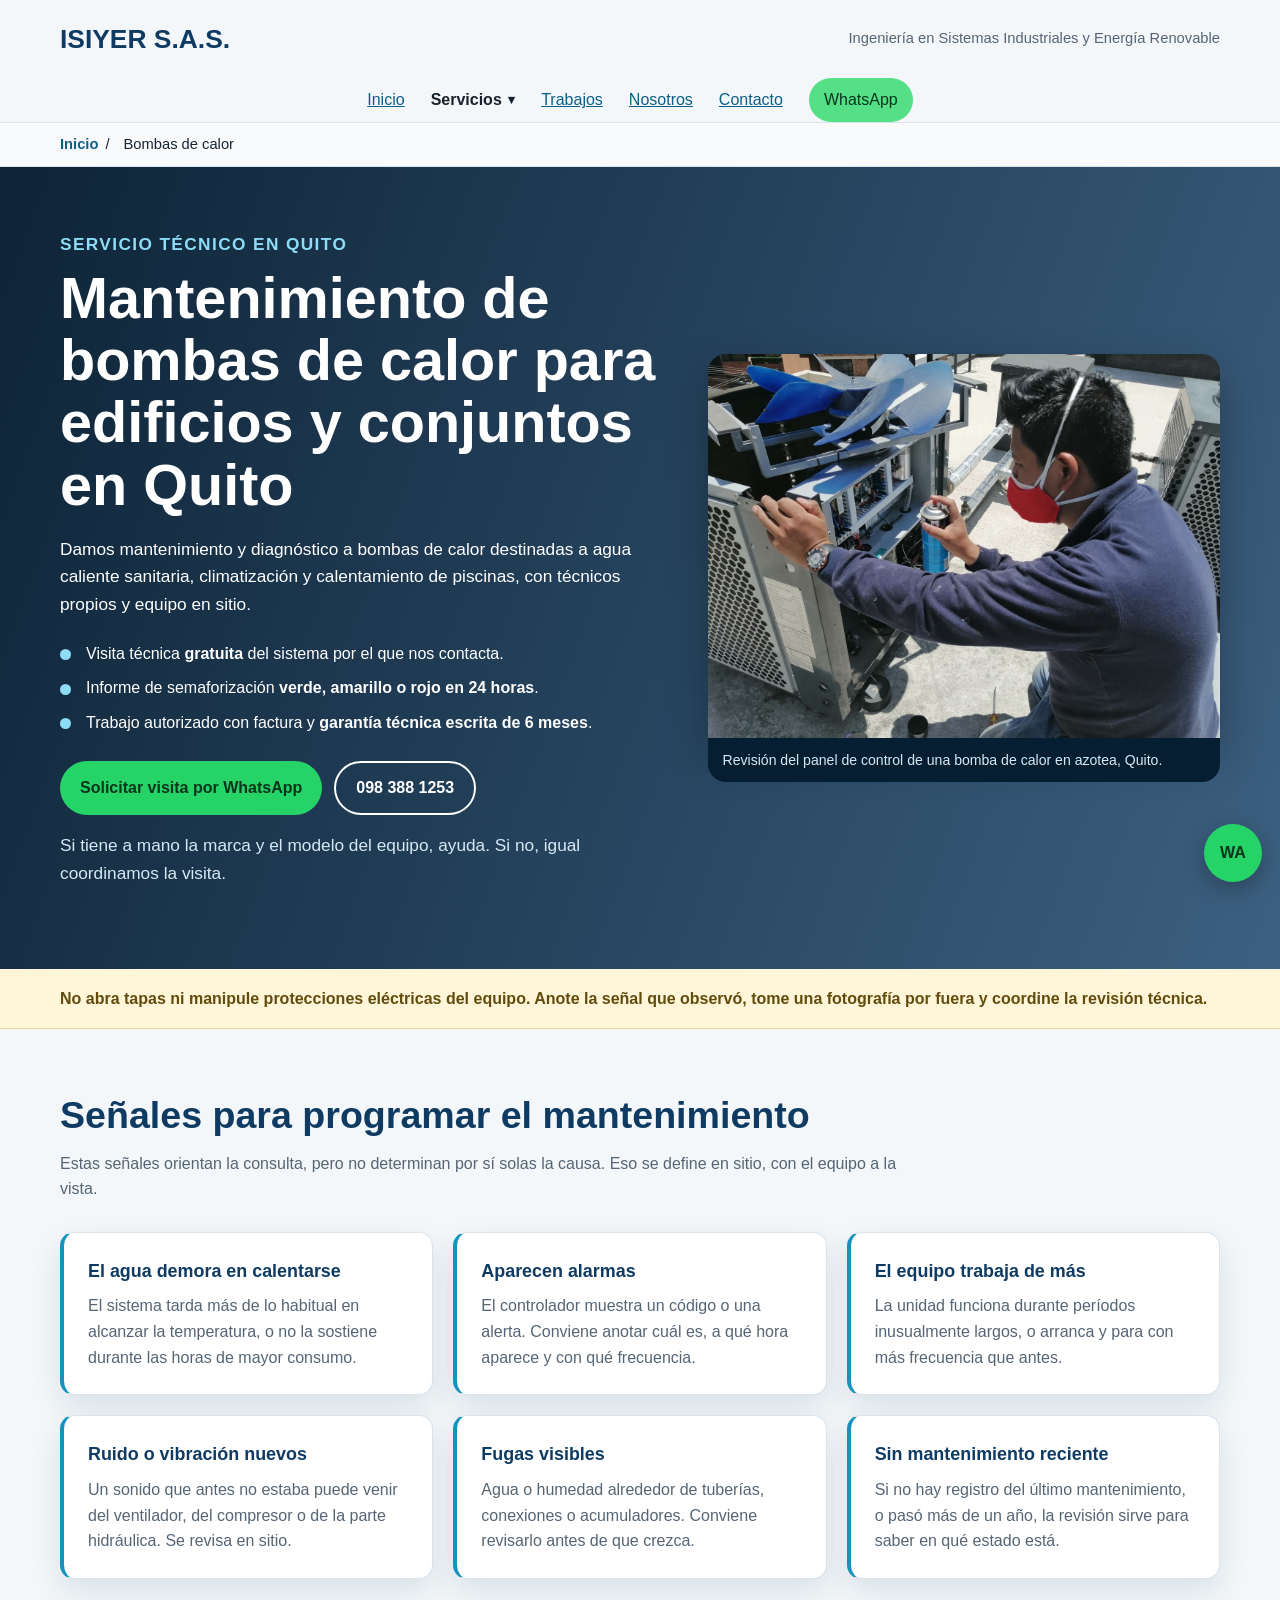
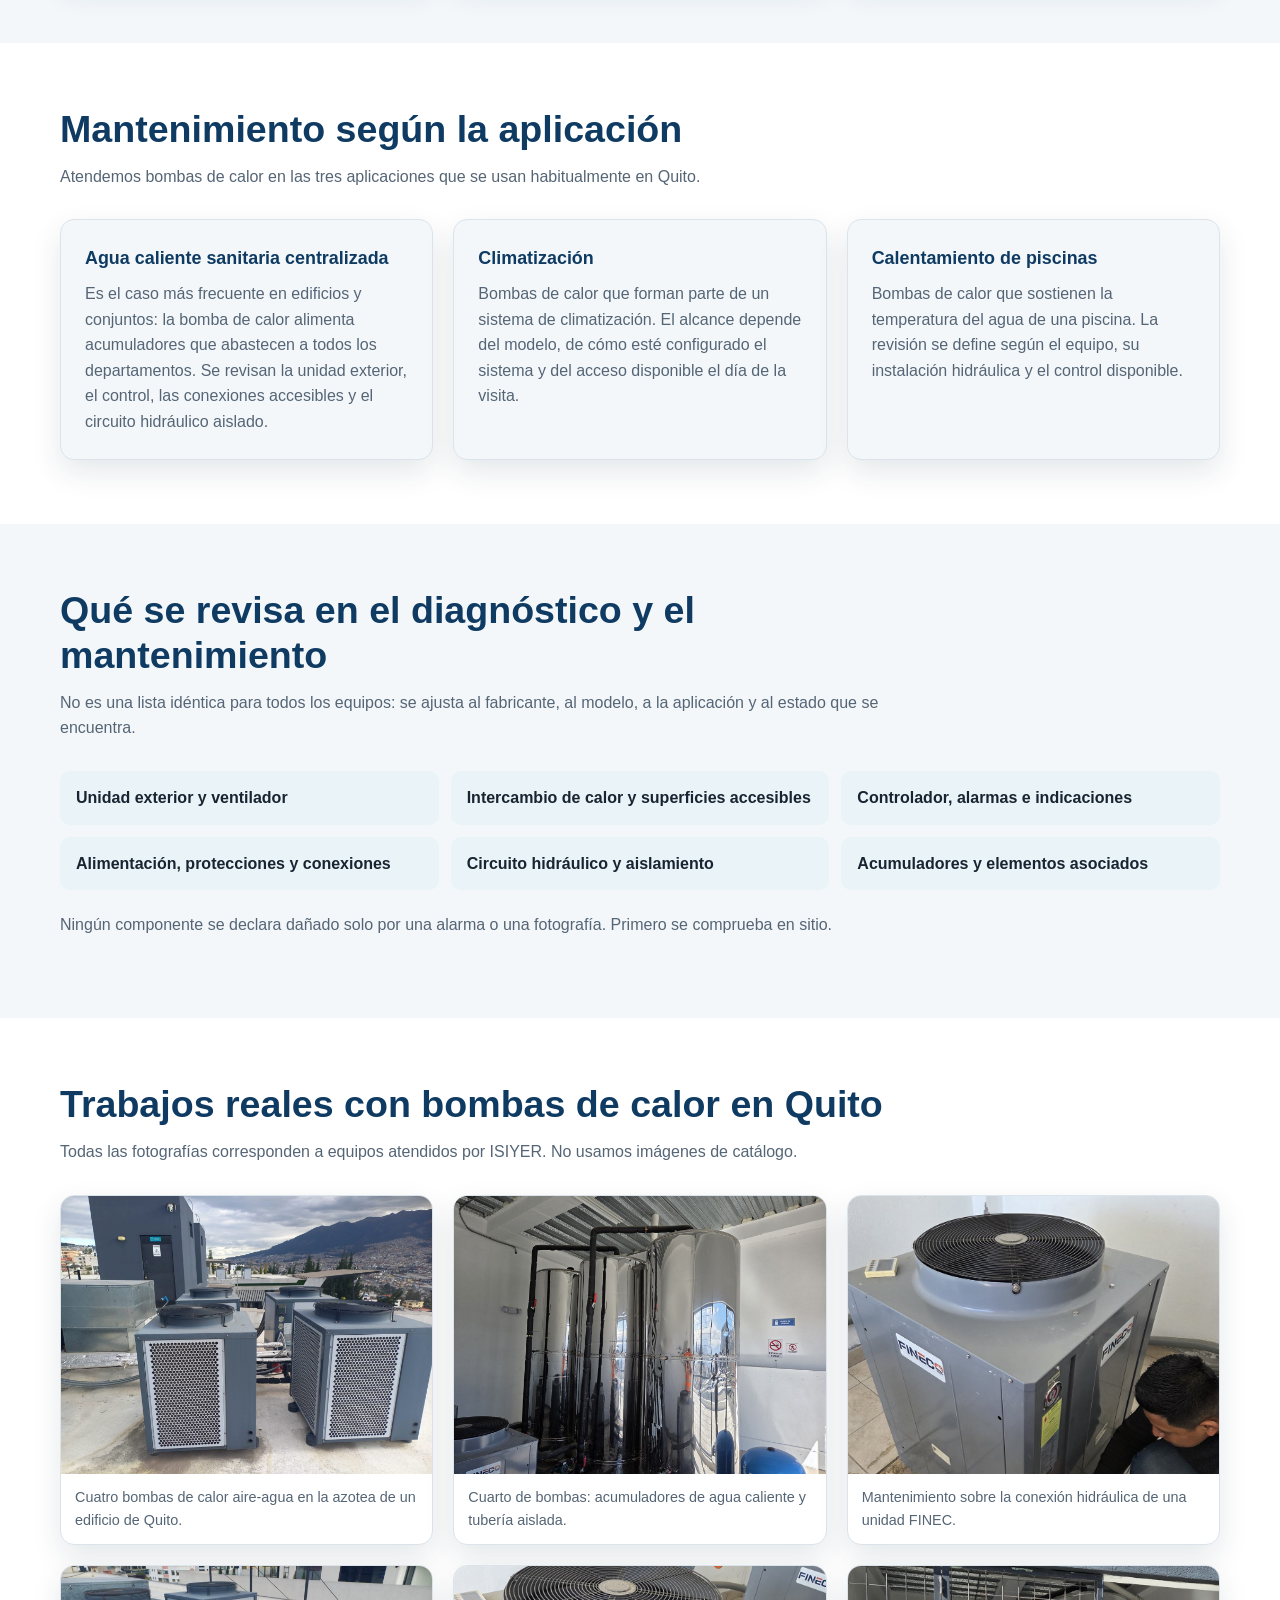
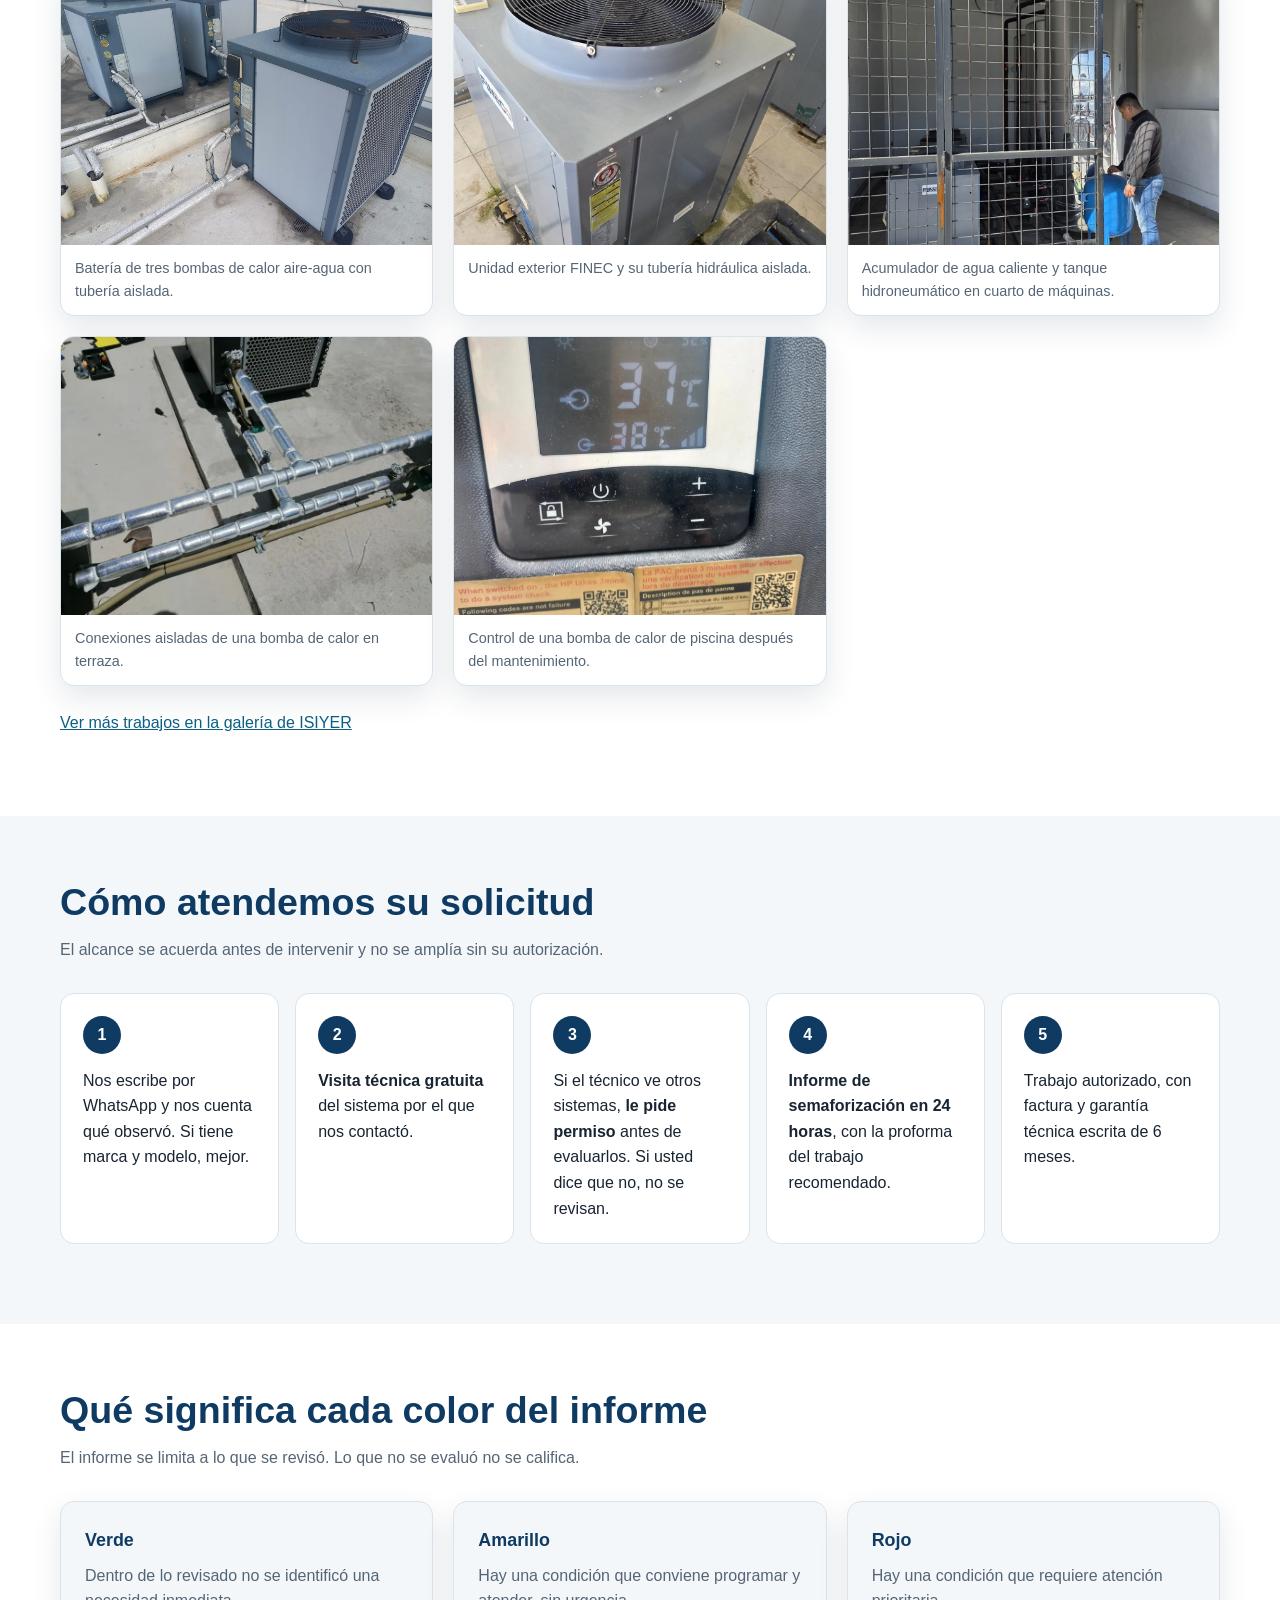
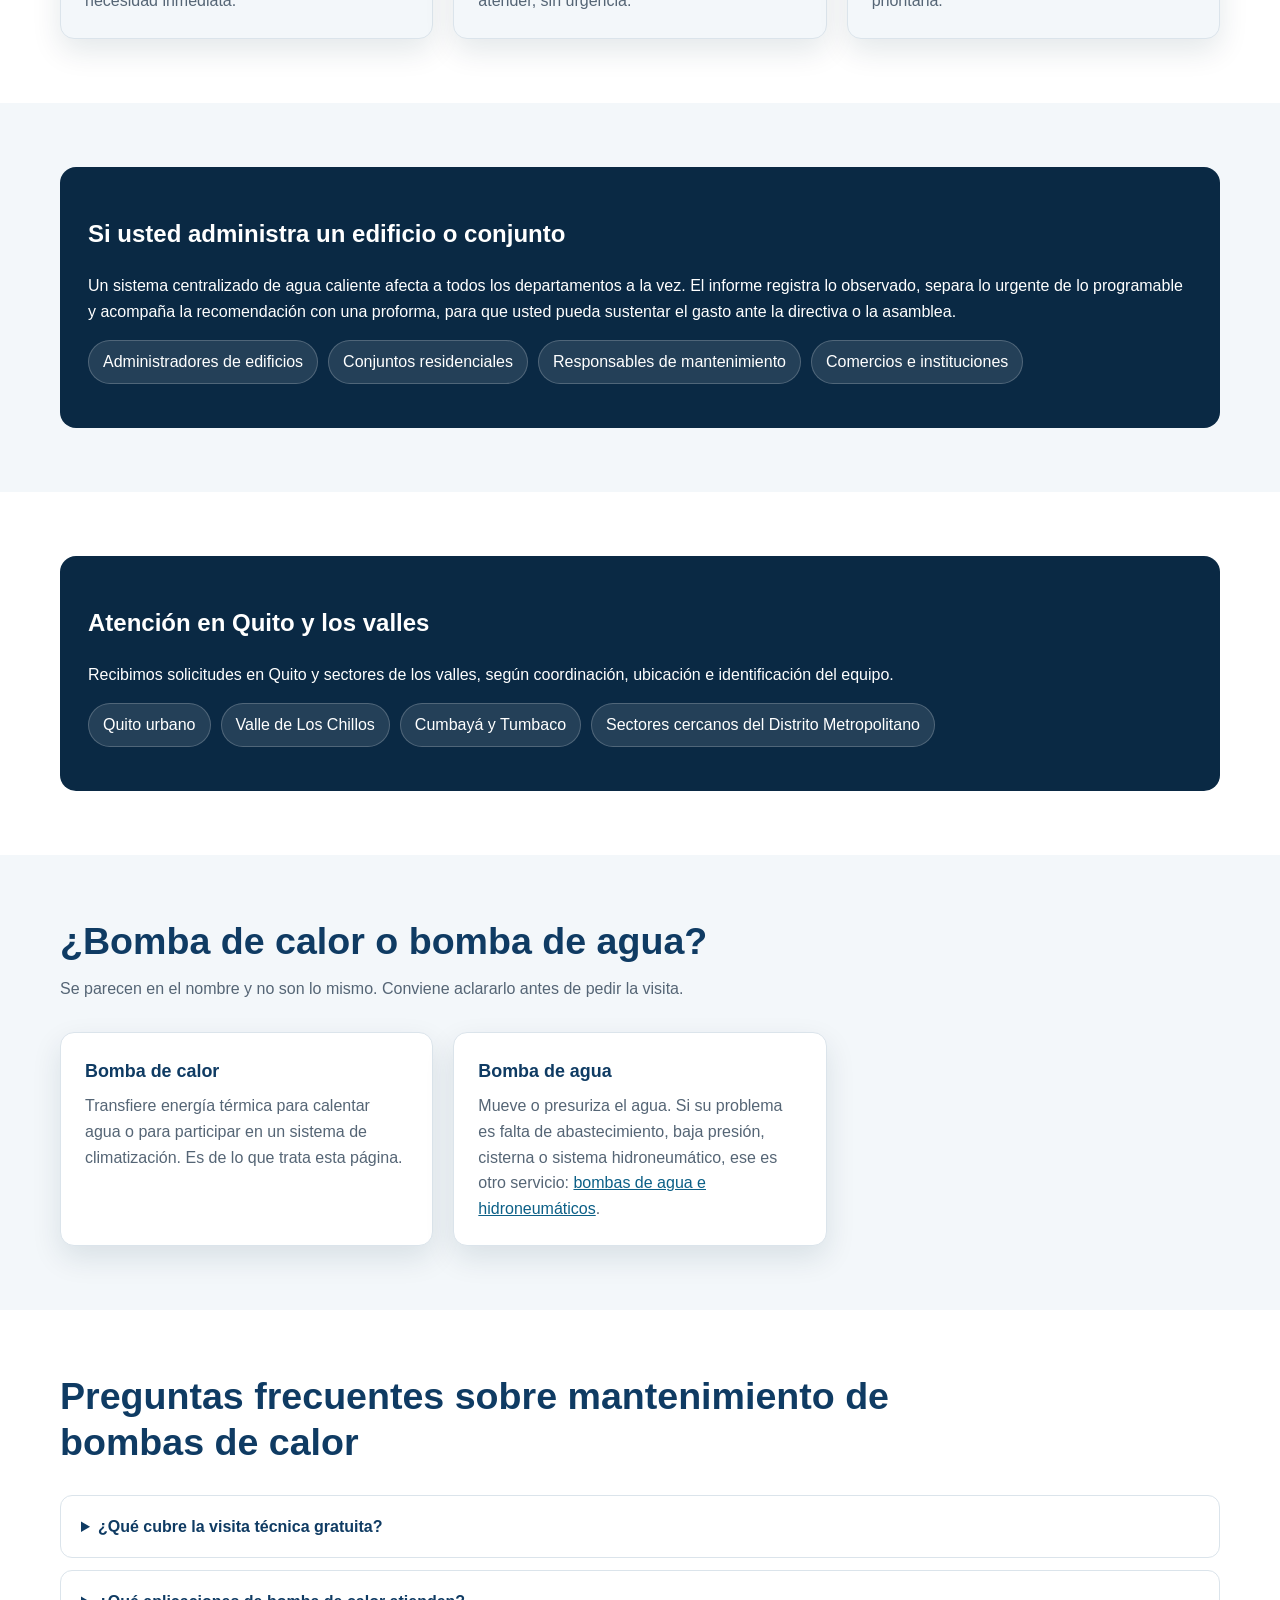
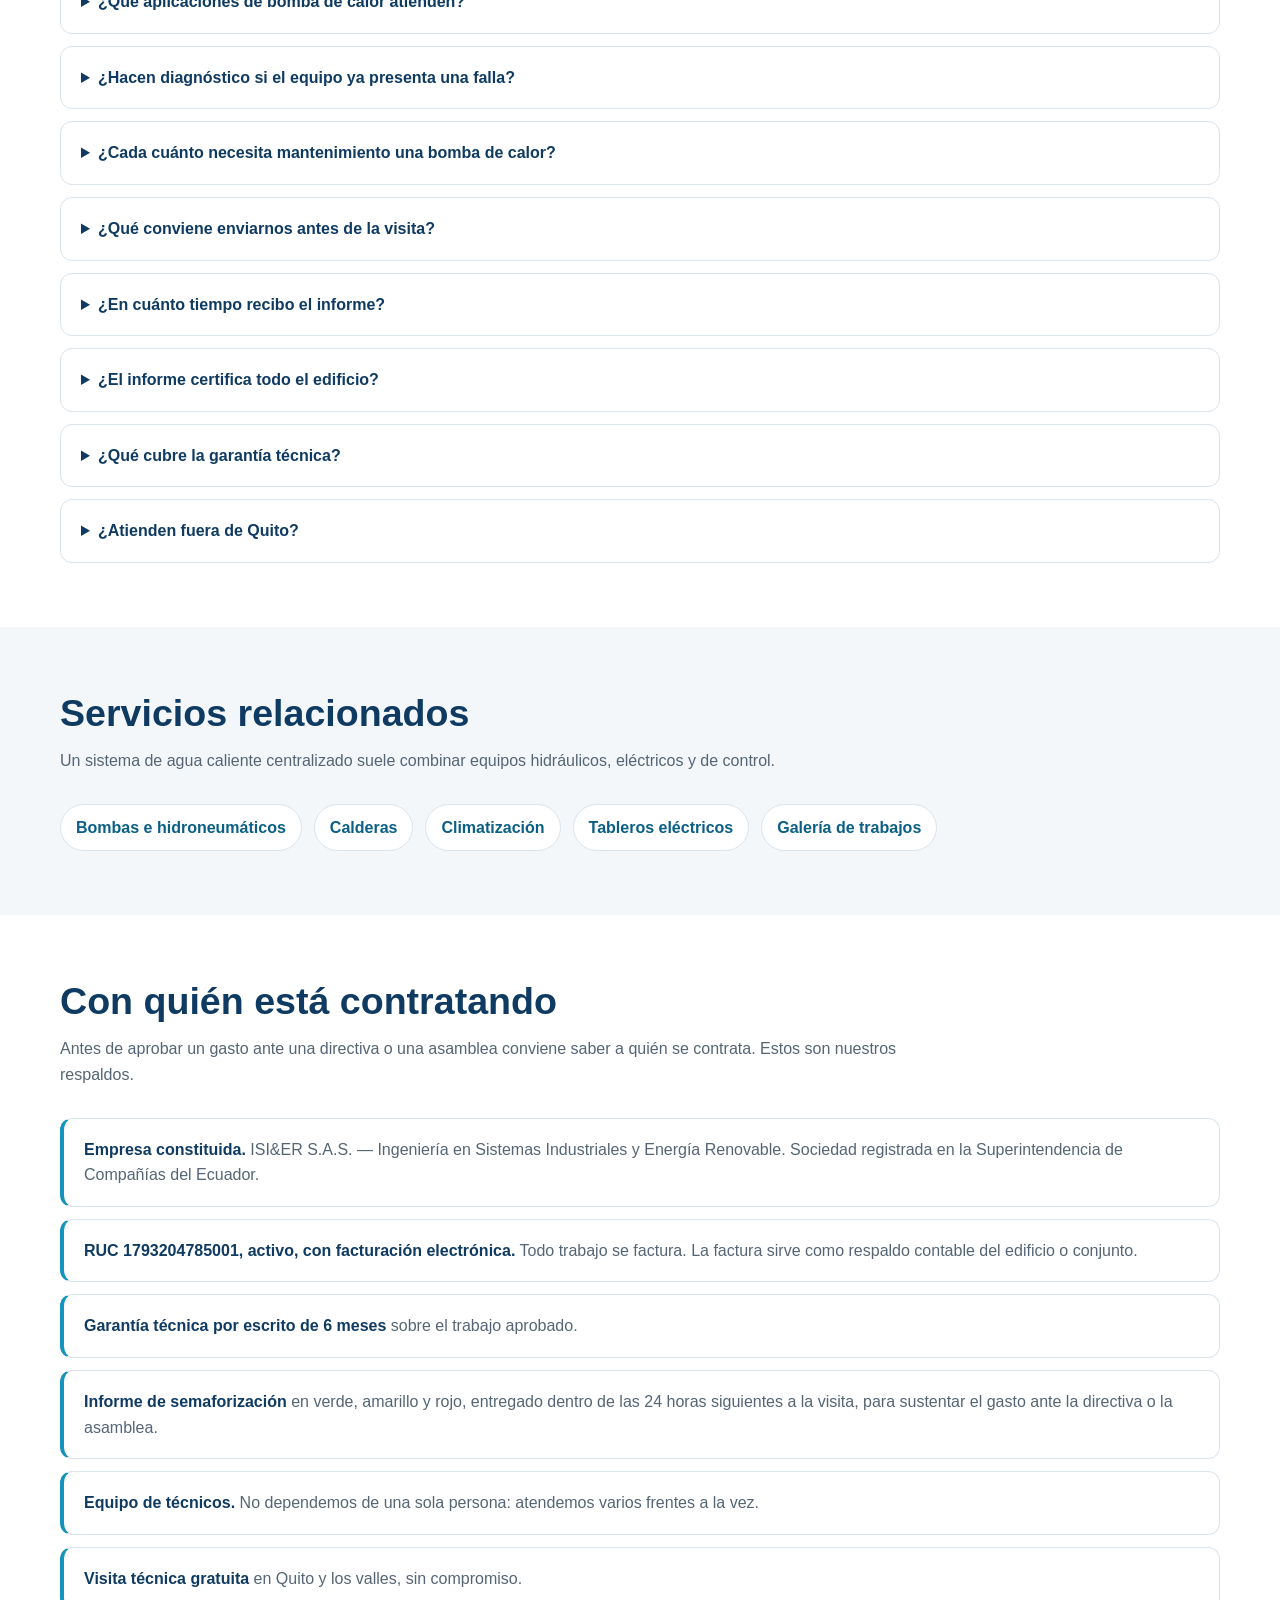
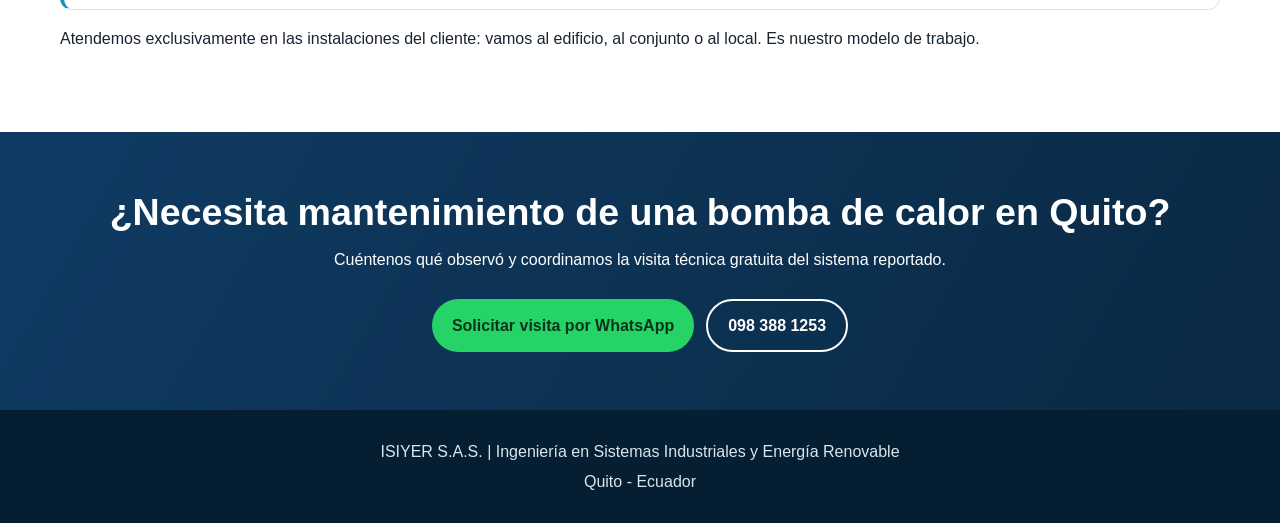
<file: bombas-de-calor.html>
<!DOCTYPE html>
<html lang="es">
<head>
  <meta charset="utf-8">
  <meta name="viewport" content="width=device-width,initial-scale=1">
  <title>Mantenimiento y diagnóstico de bombas de calor en Quito | ISIYER</title>
  <meta name="description" content="Mantenimiento y diagnóstico de bombas de calor en Quito para agua caliente sanitaria, climatización y piscinas. Visita técnica gratuita del sistema reportado e informe de semaforización en 24 horas.">
  <meta name="robots" content="index,follow">
  <link rel="canonical" href="https://www.isiyer.com/bombas-de-calor.html">
  <meta property="og:type" content="website">
  <meta property="og:locale" content="es_EC">
  <meta property="og:title" content="Mantenimiento y diagnóstico de bombas de calor en Quito">
  <meta property="og:description" content="Mantenimiento de bombas de calor para edificios y conjuntos en Quito: agua caliente sanitaria, climatización y piscinas.">
  <meta property="og:url" content="https://www.isiyer.com/bombas-de-calor.html">
  <meta property="og:image" content="https://www.isiyer.com/fotos/bombas-calor-azotea-edificio-quito-01.jpg">
  <meta name="twitter:card" content="summary_large_image">
  <meta name="twitter:title" content="Mantenimiento y diagnóstico de bombas de calor en Quito">
  <meta name="twitter:description" content="Mantenimiento de bombas de calor para edificios y conjuntos en Quito, con visita técnica gratuita del sistema reportado.">
  <meta name="twitter:image" content="https://www.isiyer.com/fotos/bombas-calor-azotea-edificio-quito-01.jpg">
  <script async src="https://www.googletagmanager.com/gtag/js?id=G-1HBVBWM2G4"></script>
  <script>window.dataLayer=window.dataLayer||[];function gtag(){dataLayer.push(arguments)}gtag('js',new Date());gtag('config','G-1HBVBWM2G4');</script>
  <script src="analytics-isiyer.js" defer></script>
  <link rel="stylesheet" href="navigation-isiyer.css">
  <script src="navigation-isiyer.js" defer></script>
<style>
    :root{--navy:#0a2944;--blue:#0f3b63;--cyan:#1593bd;--green:#25d366;--ink:#182431;--muted:#556575;--paper:#fff;--soft:#f3f7fa;--line:#dbe4eb;--warning:#fff5d9;--shadow:0 12px 30px rgba(10,41,68,.11)}
    *{box-sizing:border-box}html{scroll-behavior:smooth}body{margin:0;background:var(--soft);color:var(--ink);font-family:Arial,Helvetica,sans-serif;line-height:1.6}img{display:block;max-width:100%;height:auto}a{color:#0b5f86}a:focus-visible,summary:focus-visible{outline:3px solid #ffc928;outline-offset:3px}.sr-only{position:absolute;width:1px;height:1px;padding:0;margin:-1px;overflow:hidden;clip:rect(0,0,0,0);white-space:nowrap;border:0}
    .topbar{width:min(1160px,calc(100% - 40px));margin:auto;display:flex;align-items:center;justify-content:space-between;gap:24px;padding:18px 0}.brand{color:var(--blue);font-size:1.65rem;font-weight:800;text-decoration:none}.brand-tagline{margin:0;color:var(--muted);font-size:.92rem;text-align:right}
    .breadcrumb-wrap{background:#f8fafc;border-block:1px solid var(--line)}.breadcrumb{width:min(1160px,calc(100% - 40px));margin:auto;padding:10px 0;font-size:.92rem}.breadcrumb a{font-weight:700;text-decoration:none}.breadcrumb span{margin:0 7px}
    .hero{background:linear-gradient(110deg,rgba(4,27,47,.96),rgba(15,59,99,.8));color:#fff;padding:64px 0}.hero-grid,.container{width:min(1160px,calc(100% - 40px));margin:auto}.hero-grid{display:grid;grid-template-columns:1.08fr .92fr;gap:48px;align-items:center}.eyebrow{margin:0 0 8px;color:#8cddf5;font-weight:800;letter-spacing:.08em;text-transform:uppercase;font-size:.78rem}.hero h1{font-size:clamp(2.1rem,4.5vw,3.7rem);line-height:1.08;margin:0 0 20px}.hero p{font-size:1.08rem;max-width:680px}.hero-media{margin:0}.hero-media img{width:100%;aspect-ratio:4/3;object-fit:cover;border-radius:18px 18px 0 0;box-shadow:0 18px 44px rgba(0,0,0,.3)}.hero-media figcaption{padding:11px 14px;background:#061e32;color:#d6e8f4;border-radius:0 0 18px 18px;font-size:.88rem}.actions{display:flex;flex-wrap:wrap;gap:12px;margin-top:26px}.button{display:inline-flex;align-items:center;justify-content:center;min-height:48px;padding:12px 20px;border-radius:999px;text-decoration:none;font-weight:800}.button-primary{background:var(--green);color:#08351b}.button-secondary{border:2px solid currentColor;color:inherit}.hero-note{font-size:.88rem;color:#d6e8f4}
    .notice{background:var(--warning);border-bottom:1px solid #ecd394}.notice .container{padding:17px 0}.notice p{margin:0;font-weight:700;color:#624b0c}
    main section{padding:64px 0}.section-alt{background:#fff}.section-head{max-width:840px;margin-bottom:30px}.section-head h2,.cta h2{margin:0 0 12px;color:var(--blue);font-size:clamp(1.65rem,3vw,2.35rem);line-height:1.2}.section-head p{color:var(--muted);margin:0}.grid{display:grid;grid-template-columns:repeat(3,1fr);gap:20px}.card{background:#fff;border:1px solid var(--line);border-radius:14px;padding:24px;box-shadow:var(--shadow)}.section-alt .card{background:var(--soft)}.card h3{margin:0 0 8px;color:var(--blue);font-size:1.12rem}.card p{margin:0;color:var(--muted)}.symptoms{grid-template-columns:repeat(3,1fr)}.symptom{border-left:4px solid var(--cyan)}
    .check-grid{display:grid;grid-template-columns:repeat(3,1fr);gap:12px}.check-grid div{background:#eaf3f7;border-radius:10px;padding:14px 16px;font-weight:700}.steps{counter-reset:step;display:grid;grid-template-columns:repeat(5,1fr);gap:16px;padding:0;list-style:none}.steps li{background:#fff;border:1px solid var(--line);border-radius:14px;padding:22px}.steps li:before{counter-increment:step;content:counter(step);display:grid;place-items:center;width:38px;height:38px;margin-bottom:14px;border-radius:50%;background:var(--blue);color:#fff;font-weight:800}
    .audiences,.zones{padding:28px;border-radius:16px;background:var(--navy);color:#fff}.audiences h2,.zones h2{color:#fff}.audiences ul,.zones ul{display:flex;flex-wrap:wrap;gap:10px;padding:0;list-style:none}.audiences li,.zones li{background:rgba(255,255,255,.11);border:1px solid rgba(255,255,255,.2);border-radius:999px;padding:8px 14px}
    .faq{display:grid;gap:12px}.faq details{background:#fff;border:1px solid var(--line);border-radius:12px;padding:18px 20px}.faq summary{cursor:pointer;color:var(--blue);font-weight:800}.faq p{margin:12px 0 0;color:var(--muted)}
    .related{display:flex;gap:12px;flex-wrap:wrap}.related a{background:#fff;border:1px solid var(--line);border-radius:999px;padding:10px 15px;font-weight:700;text-decoration:none}.cta{background:linear-gradient(120deg,var(--blue),var(--navy));color:#fff;text-align:center;padding:58px 20px}.cta h2{color:#fff}.cta .actions{justify-content:center}.cta p{max-width:760px;margin:auto}.footer{background:#061e32;color:#d9e5ed;text-align:center;padding:25px 20px}.footer p{margin:4px}.whatsapp-float{position:fixed;right:18px;bottom:max(18px,env(safe-area-inset-bottom));z-index:20;display:grid;place-items:center;width:58px;height:58px;border-radius:50%;background:var(--green);color:#08351b;font-weight:900;text-decoration:none;box-shadow:0 7px 22px rgba(0,0,0,.28)}
    @media(max-width:1000px){.steps{grid-template-columns:repeat(3,1fr)}}@media(max-width:900px){.hero-grid{grid-template-columns:1fr}.grid{grid-template-columns:repeat(2,1fr)}.symptoms{grid-template-columns:repeat(2,1fr)}}
    @media(max-width:680px){.topbar,.breadcrumb,.hero-grid,.container{width:min(100% - 32px,1160px)}.brand-tagline{max-width:210px}.hero{padding:42px 0}.hero h1{font-size:2.15rem}.actions{flex-direction:column}.hero .actions,.cta .actions{padding-right:64px}.button{width:100%}.grid,.symptoms,.check-grid,.steps{grid-template-columns:1fr}main section{padding:46px 0}.whatsapp-float{width:52px;height:52px;right:12px;bottom:max(12px,env(safe-area-inset-bottom))}}
  
    .hero-points{list-style:none;padding:0;margin:22px 0 0;display:grid;gap:9px}.hero-points li{position:relative;padding-left:26px;font-size:1rem}.hero-points li:before{content:"";position:absolute;left:0;top:.52em;width:11px;height:11px;border-radius:50%;background:#8cddf5}
    .photo-grid{grid-template-columns:repeat(3,1fr)}.photo{margin:0;background:#fff;border:1px solid var(--line);border-radius:14px;overflow:hidden;box-shadow:var(--shadow)}.photo img{width:100%;aspect-ratio:4/3;object-fit:cover}.photo figcaption{padding:12px 14px;color:var(--muted);font-size:.9rem}
    @media(max-width:900px){.photo-grid{grid-template-columns:repeat(2,1fr)}}@media(max-width:680px){.photo-grid{grid-template-columns:1fr}}

    /* --- Bloque de formalidad (mesa 2026-09-02). Solo se anade; nada existente se altera. --- */
    .respaldo-list{display:grid;gap:12px;padding:0;margin:0;list-style:none}
    .respaldo-list li{background:#fff;border:1px solid var(--line);border-left:4px solid var(--cyan);border-radius:12px;padding:18px 20px;color:var(--muted)}
    .respaldo-list strong{color:var(--blue)}
  </style>
</head>
<body>
  <header>
    <div class="topbar"><a class="brand" href="/" aria-label="ISIYER, ir al inicio">ISIYER S.A.S.</a><p class="brand-tagline">Ingeniería en Sistemas Industriales y Energía Renovable</p></div>
    <nav class="secondary-service-nav" aria-label="Navegación principal">
      <a href="/#inicio">Inicio</a><details class="services-menu"><summary aria-label="Abrir menú de servicios" aria-expanded="false">Servicios</summary><div class="services-submenu"><a href="bombas-de-agua.html">Bombas e hidroneumáticos</a><a href="bombas-de-calor.html" aria-current="page">Bombas de calor</a><a href="generadores-electricos.html">Generadores eléctricos</a><a href="cisternas.html">Limpieza de cisternas</a><a href="tableros-electricos.html">Tableros eléctricos</a><a href="aire-acondicionado.html">Climatización</a><a href="calderas.html">Calderas</a><a href="edificios-y-condominios.html">Edificios y condominios</a></div></details><a href="/#proyectos">Trabajos</a><a href="/#nosotros">Nosotros</a><a href="/#contacto">Contacto</a><a class="nav-whatsapp" href="https://wa.me/593983881253?text=Hola%2C%20necesito%20una%20revisi%C3%B3n%20t%C3%A9cnica%20en%20Quito.%20%5BBombas%20de%20calor%5D" target="_blank" rel="noopener noreferrer">WhatsApp</a>
    </nav>
  </header>
  <div class="breadcrumb-wrap"><nav class="breadcrumb" aria-label="Migas de pan"><a href="/">Inicio</a><span aria-hidden="true">/</span><span>Bombas de calor</span></nav></div>
  <main>
    <section class="hero"><div class="hero-grid"><div><p class="eyebrow">Servicio técnico en Quito</p><h1>Mantenimiento de bombas de calor para edificios y conjuntos en Quito</h1><p>Damos mantenimiento y diagnóstico a bombas de calor destinadas a agua caliente sanitaria, climatización y calentamiento de piscinas, con técnicos propios y equipo en sitio.</p>
      <ul class="hero-points"><li>Visita técnica <strong>gratuita</strong> del sistema por el que nos contacta.</li><li>Informe de semaforización <strong>verde, amarillo o rojo en 24 horas</strong>.</li><li>Trabajo autorizado con factura y <strong>garantía técnica escrita de 6 meses</strong>.</li></ul>
      <div class="actions"><a class="button button-primary" data-cta-location="hero" href="https://wa.me/593983881253?text=Hola%2C%20vi%20la%20p%C3%A1gina%20de%20bombas%20de%20calor%20de%20ISIYER%20y%20necesito%20una%20revisi%C3%B3n.%20%5BBombas%20de%20calor%5D" target="_blank" rel="noopener noreferrer">Solicitar visita por WhatsApp</a><a class="button button-secondary" data-cta-location="hero" href="tel:+593983881253">098&nbsp;388&nbsp;1253</a></div><p class="hero-note">Si tiene a mano la marca y el modelo del equipo, ayuda. Si no, igual coordinamos la visita.</p></div><figure class="hero-media"><img src="fotos/bombas-calor-panel-electrico-tecnico-07.jpg" alt="Técnico de ISIYER revisando el panel eléctrico de una bomba de calor en una azotea" width="1400" height="1050" fetchpriority="high"><figcaption>Revisión del panel de control de una bomba de calor en azotea, Quito.</figcaption></figure></div></section>
    <aside class="notice" aria-label="Aviso de seguridad"><div class="container"><p>No abra tapas ni manipule protecciones eléctricas del equipo. Anote la señal que observó, tome una fotografía por fuera y coordine la revisión técnica.</p></div></aside>
    <section><div class="container"><div class="section-head"><h2>Señales para programar el mantenimiento</h2><p>Estas señales orientan la consulta, pero no determinan por sí solas la causa. Eso se define en sitio, con el equipo a la vista.</p></div><div class="grid symptoms">
      <article class="card symptom"><h3>El agua demora en calentarse</h3><p>El sistema tarda más de lo habitual en alcanzar la temperatura, o no la sostiene durante las horas de mayor consumo.</p></article>
      <article class="card symptom"><h3>Aparecen alarmas</h3><p>El controlador muestra un código o una alerta. Conviene anotar cuál es, a qué hora aparece y con qué frecuencia.</p></article>
      <article class="card symptom"><h3>El equipo trabaja de más</h3><p>La unidad funciona durante períodos inusualmente largos, o arranca y para con más frecuencia que antes.</p></article>
      <article class="card symptom"><h3>Ruido o vibración nuevos</h3><p>Un sonido que antes no estaba puede venir del ventilador, del compresor o de la parte hidráulica. Se revisa en sitio.</p></article>
      <article class="card symptom"><h3>Fugas visibles</h3><p>Agua o humedad alrededor de tuberías, conexiones o acumuladores. Conviene revisarlo antes de que crezca.</p></article>
      <article class="card symptom"><h3>Sin mantenimiento reciente</h3><p>Si no hay registro del último mantenimiento, o pasó más de un año, la revisión sirve para saber en qué estado está.</p></article>
    </div></div></section>
    <section class="section-alt"><div class="container"><div class="section-head"><h2>Mantenimiento según la aplicación</h2><p>Atendemos bombas de calor en las tres aplicaciones que se usan habitualmente en Quito.</p></div><div class="grid">
      <article class="card"><h3>Agua caliente sanitaria centralizada</h3><p>Es el caso más frecuente en edificios y conjuntos: la bomba de calor alimenta acumuladores que abastecen a todos los departamentos. Se revisan la unidad exterior, el control, las conexiones accesibles y el circuito hidráulico aislado.</p></article>
      <article class="card"><h3>Climatización</h3><p>Bombas de calor que forman parte de un sistema de climatización. El alcance depende del modelo, de cómo esté configurado el sistema y del acceso disponible el día de la visita.</p></article>
      <article class="card"><h3>Calentamiento de piscinas</h3><p>Bombas de calor que sostienen la temperatura del agua de una piscina. La revisión se define según el equipo, su instalación hidráulica y el control disponible.</p></article>
    </div></div></section>
    <section><div class="container"><div class="section-head"><h2>Qué se revisa en el diagnóstico y el mantenimiento</h2><p>No es una lista idéntica para todos los equipos: se ajusta al fabricante, al modelo, a la aplicación y al estado que se encuentra.</p></div><div class="check-grid"><div>Unidad exterior y ventilador</div><div>Intercambio de calor y superficies accesibles</div><div>Controlador, alarmas e indicaciones</div><div>Alimentación, protecciones y conexiones</div><div>Circuito hidráulico y aislamiento</div><div>Acumuladores y elementos asociados</div></div>
      <p style="margin-top:22px;color:var(--muted)">Ningún componente se declara dañado solo por una alarma o una fotografía. Primero se comprueba en sitio.</p></div></section>
    <section class="section-alt"><div class="container"><div class="section-head"><h2>Trabajos reales con bombas de calor en Quito</h2><p>Todas las fotografías corresponden a equipos atendidos por ISIYER. No usamos imágenes de catálogo.</p></div><div class="grid photo-grid">
      <figure class="photo"><img src="fotos/bombas-calor-azotea-edificio-quito-01.jpg" alt="Cuatro bombas de calor aire-agua instaladas en la azotea de un edificio, con Quito y la montaña al fondo" width="1400" height="1050" loading="lazy"><figcaption>Cuatro bombas de calor aire-agua en la azotea de un edificio de Quito.</figcaption></figure>
      <figure class="photo"><img src="fotos/bombas-calor-cuarto-bombas-acumuladores-03.jpg" alt="Cuarto de bombas de un edificio con tres acumuladores de acero inoxidable, tubería aislada y una unidad de bomba de calor" width="1400" height="1050" loading="lazy"><figcaption>Cuarto de bombas: acumuladores de agua caliente y tubería aislada.</figcaption></figure>
      <figure class="photo"><img src="fotos/bombas-calor-mantenimiento-tecnico-finec-04.jpg" alt="Técnico de ISIYER realizando mantenimiento en la conexión hidráulica de una bomba de calor FINEC" width="1050" height="1400" loading="lazy"><figcaption>Mantenimiento sobre la conexión hidráulica de una unidad FINEC.</figcaption></figure>
      <figure class="photo"><img src="fotos/bombas-calor-aire-agua-terraza-02.jpg" alt="Tres bombas de calor aire-agua con tuberías hidráulicas aisladas instaladas en una terraza" width="1400" height="1050" loading="lazy"><figcaption>Batería de tres bombas de calor aire-agua con tubería aislada.</figcaption></figure>
      <figure class="photo"><img src="fotos/bombas-calor-unidad-exterior-finec-05.jpg" alt="Unidad exterior de bomba de calor FINEC con tubería hidráulica aislada y técnico junto al equipo" width="1050" height="1400" loading="lazy"><figcaption>Unidad exterior FINEC y su tubería hidráulica aislada.</figcaption></figure>
      <figure class="photo"><img src="fotos/bombas-calor-acumulador-hidroneumatico-06.jpg" alt="Técnico junto a un acumulador de agua caliente y un tanque hidroneumático azul en un cuarto de máquinas" width="1050" height="1400" loading="lazy"><figcaption>Acumulador de agua caliente y tanque hidroneumático en cuarto de máquinas.</figcaption></figure>
    
      <figure class="photo"><img src="fotos/clientes/bomba-calor-tennis-dix.webp" alt="Tuberías con aislamiento térmico conectadas a una bomba de calor en una terraza" width="800" height="600" loading="lazy"><figcaption>Conexiones aisladas de una bomba de calor en terraza.</figcaption></figure>
      <figure class="photo"><img src="fotos/servicios/control-bomba-de-calor-piscina.webp" alt="Control digital de una bomba de calor de piscina marcando 37 y 38 grados" width="1200" height="1600" loading="lazy"><figcaption>Control de una bomba de calor de piscina después del mantenimiento.</figcaption></figure>
</div>
      <p style="margin-top:24px"><a href="galeria.html">Ver más trabajos en la galería de ISIYER</a></p></div></section>
    <section><div class="container"><div class="section-head"><h2>Cómo atendemos su solicitud</h2><p>El alcance se acuerda antes de intervenir y no se amplía sin su autorización.</p></div><ol class="steps">
      <li>Nos escribe por WhatsApp y nos cuenta qué observó. Si tiene marca y modelo, mejor.</li>
      <li><strong>Visita técnica gratuita</strong> del sistema por el que nos contactó.</li>
      <li>Si el técnico ve otros sistemas, <strong>le pide permiso</strong> antes de evaluarlos. Si usted dice que no, no se revisan.</li>
      <li><strong>Informe de semaforización en 24 horas</strong>, con la proforma del trabajo recomendado.</li>
      <li>Trabajo autorizado, con factura y garantía técnica escrita de 6 meses.</li>
    </ol></div></section>
    <section class="section-alt"><div class="container"><div class="section-head"><h2>Qué significa cada color del informe</h2><p>El informe se limita a lo que se revisó. Lo que no se evaluó no se califica.</p></div><div class="grid">
      <article class="card"><h3>Verde</h3><p>Dentro de lo revisado no se identificó una necesidad inmediata.</p></article>
      <article class="card"><h3>Amarillo</h3><p>Hay una condición que conviene programar y atender, sin urgencia.</p></article>
      <article class="card"><h3>Rojo</h3><p>Hay una condición que requiere atención prioritaria.</p></article>
    </div></div></section>
    <section><div class="container"><div class="audiences"><h2>Si usted administra un edificio o conjunto</h2><p>Un sistema centralizado de agua caliente afecta a todos los departamentos a la vez. El informe registra lo observado, separa lo urgente de lo programable y acompaña la recomendación con una proforma, para que usted pueda sustentar el gasto ante la directiva o la asamblea.</p><ul><li>Administradores de edificios</li><li>Conjuntos residenciales</li><li>Responsables de mantenimiento</li><li>Comercios e instituciones</li></ul></div></div></section>
    <section class="section-alt"><div class="container"><div class="zones"><h2>Atención en Quito y los valles</h2><p>Recibimos solicitudes en Quito y sectores de los valles, según coordinación, ubicación e identificación del equipo.</p><ul><li>Quito urbano</li><li>Valle de Los Chillos</li><li>Cumbayá y Tumbaco</li><li>Sectores cercanos del Distrito Metropolitano</li></ul></div></div></section>
    <section><div class="container"><div class="section-head"><h2>¿Bomba de calor o bomba de agua?</h2><p>Se parecen en el nombre y no son lo mismo. Conviene aclararlo antes de pedir la visita.</p></div><div class="grid">
      <article class="card"><h3>Bomba de calor</h3><p>Transfiere energía térmica para calentar agua o para participar en un sistema de climatización. Es de lo que trata esta página.</p></article>
      <article class="card"><h3>Bomba de agua</h3><p>Mueve o presuriza el agua. Si su problema es falta de abastecimiento, baja presión, cisterna o sistema hidroneumático, ese es otro servicio: <a href="bombas-de-agua.html">bombas de agua e hidroneumáticos</a>.</p></article>
    </div></div></section>
    <section class="section-alt"><div class="container"><div class="section-head"><h2>Preguntas frecuentes sobre mantenimiento de bombas de calor</h2></div><div class="faq">
      <details><summary>¿Qué cubre la visita técnica gratuita?</summary><p>Cubre la revisión inicial del sistema por el que usted nos contactó. Es gratuita y sin compromiso. Si el técnico observa otros sistemas en el sitio, le pide autorización antes de evaluarlos; si usted no autoriza, el alcance no cambia.</p></details>
      <details><summary>¿Qué aplicaciones de bomba de calor atienden?</summary><p>Agua caliente sanitaria, climatización y calentamiento de piscinas.</p></details>
      <details><summary>¿Hacen diagnóstico si el equipo ya presenta una falla?</summary><p>Sí. El diagnóstico es el paso previo: se revisa el equipo, sus controles y sus condiciones reales de operación para saber qué está pasando, antes de proponer cualquier trabajo. De ahí sale el informe de semaforización.</p></details>
      <details><summary>¿Cada cuánto necesita mantenimiento una bomba de calor?</summary><p>Depende del fabricante, del modelo, de las horas de funcionamiento, del ambiente, de la aplicación y del historial del equipo. No corresponde fijar una frecuencia única sin revisar esos datos. La visita inicial permite proponer una periodicidad acorde.</p></details>
      <details><summary>¿Qué conviene enviarnos antes de la visita?</summary><p>El sector, la aplicación del equipo, la señal que observó y, si los tiene a mano, la marca y el modelo. Una fotografía por fuera ayuda. Si no tiene ningún dato, igual coordinamos la visita.</p></details>
      <details><summary>¿En cuánto tiempo recibo el informe?</summary><p>El informe de semaforización se entrega dentro de las 24 horas siguientes a la visita. Cuando el trabajo recomendado requiere repuestos, el precio de esos repuestos puede tomar más tiempo, porque depende de la cotización con proveedores. En ese caso se lo indicamos.</p></details>
      <details><summary>¿El informe certifica todo el edificio?</summary><p>No. El informe se limita a lo que efectivamente se revisó. Los sistemas que no se evaluaron no se califican ni se dan por correctos.</p></details>
      <details><summary>¿Qué cubre la garantía técnica?</summary><p>Los trabajos autorizados se entregan con garantía técnica escrita de 6 meses, limitada al alcance ejecutado y a las condiciones indicadas en el documento.</p></details>
      <details><summary>¿Atienden fuera de Quito?</summary><p>Atendemos Quito urbano, el Valle de Los Chillos, Cumbayá, Tumbaco y sectores cercanos del Distrito Metropolitano. Fuera de esa zona, consúltenos y le confirmamos.</p></details>
    </div></div></section>
    <section><div class="container"><div class="section-head"><h2>Servicios relacionados</h2><p>Un sistema de agua caliente centralizado suele combinar equipos hidráulicos, eléctricos y de control.</p></div><div class="related"><a href="bombas-de-agua.html">Bombas e hidroneumáticos</a><a href="calderas.html">Calderas</a><a href="aire-acondicionado.html">Climatización</a><a href="tableros-electricos.html">Tableros eléctricos</a><a href="galeria.html">Galería de trabajos</a></div></div></section>
    <section class="section-alt"><div class="container"><div class="section-head"><h2>Con quién está contratando</h2><p>Antes de aprobar un gasto ante una directiva o una asamblea conviene saber a quién se contrata. Estos son nuestros respaldos.</p></div><ul class="respaldo-list"><li><strong>Empresa constituida.</strong> ISI&amp;ER S.A.S. — Ingeniería en Sistemas Industriales y Energía Renovable. Sociedad registrada en la Superintendencia de Compañías del Ecuador.</li><li><strong>RUC 1793204785001, activo, con facturación electrónica.</strong> Todo trabajo se factura. La factura sirve como respaldo contable del edificio o conjunto.</li><li><strong>Garantía técnica por escrito de 6 meses</strong> sobre el trabajo aprobado.</li><li><strong>Informe de semaforización</strong> en verde, amarillo y rojo, entregado dentro de las 24 horas siguientes a la visita, para sustentar el gasto ante la directiva o la asamblea.</li><li><strong>Equipo de técnicos.</strong> No dependemos de una sola persona: atendemos varios frentes a la vez.</li><li><strong>Visita técnica gratuita</strong> en Quito y los valles, sin compromiso.</li></ul><p class="lead-humano">Atendemos exclusivamente en las instalaciones del cliente: vamos al edificio, al conjunto o al local. Es nuestro modelo de trabajo.</p></div></section>
  </main>
  <section class="cta"><h2>¿Necesita mantenimiento de una bomba de calor en Quito?</h2><p>Cuéntenos qué observó y coordinamos la visita técnica gratuita del sistema reportado.</p><div class="actions"><a class="button button-primary" data-cta-location="final" href="https://wa.me/593983881253?text=Hola%2C%20vi%20la%20p%C3%A1gina%20de%20bombas%20de%20calor%20de%20ISIYER%20y%20necesito%20una%20revisi%C3%B3n.%20%5BBombas%20de%20calor%5D" target="_blank" rel="noopener noreferrer">Solicitar visita por WhatsApp</a><a class="button button-secondary" data-cta-location="final" href="tel:+593983881253">098&nbsp;388&nbsp;1253</a></div></section>
  <a class="whatsapp-float" href="https://wa.me/593983881253?text=Hola%2C%20vi%20la%20p%C3%A1gina%20de%20bombas%20de%20calor%20de%20ISIYER%20y%20necesito%20una%20revisi%C3%B3n.%20%5BBombas%20de%20calor%5D" target="_blank" rel="noopener noreferrer" aria-label="Escribir a ISIYER por WhatsApp"><span aria-hidden="true">WA</span><span class="sr-only">Escribir por WhatsApp</span></a>
  <footer class="footer"><p>ISIYER S.A.S. | Ingeniería en Sistemas Industriales y Energía Renovable</p><p>Quito - Ecuador</p></footer>
  <script type="application/ld+json">{"@context":"https://schema.org","@type":"Service","name":"Mantenimiento y diagnóstico de bombas de calor en Quito","serviceType":"Mantenimiento y diagnóstico de bombas de calor para agua caliente sanitaria, climatización y piscinas","url":"https://www.isiyer.com/bombas-de-calor.html","areaServed":{"@type":"City","name":"Quito"},"provider":{"@type":"Organization","name":"ISIYER S.A.S.","url":"https://www.isiyer.com/","telephone":"+593983881253"}}</script>
  <script type="application/ld+json">{"@context":"https://schema.org","@type":"BreadcrumbList","itemListElement":[{"@type":"ListItem","position":1,"name":"Inicio","item":"https://www.isiyer.com/"},{"@type":"ListItem","position":2,"name":"Bombas de calor","item":"https://www.isiyer.com/bombas-de-calor.html"}]}</script>
  <script>document.addEventListener('click',function(e){var link=e.target.closest('a[href]');if(!link||typeof window.gtag!=='function')return;var href=link.getAttribute('href')||'',location=link.dataset.ctaLocation;if(href.indexOf('tel:')===0)gtag('event','phone_click',{service_page:'bombas-de-calor',cta_location:location||'other'});if(location)gtag('event','cta_click',{service_page:'bombas-de-calor',cta_location:location,cta_channel:href.indexOf('tel:')===0?'phone':'whatsapp'});});</script>
</body>
</html>
</file>
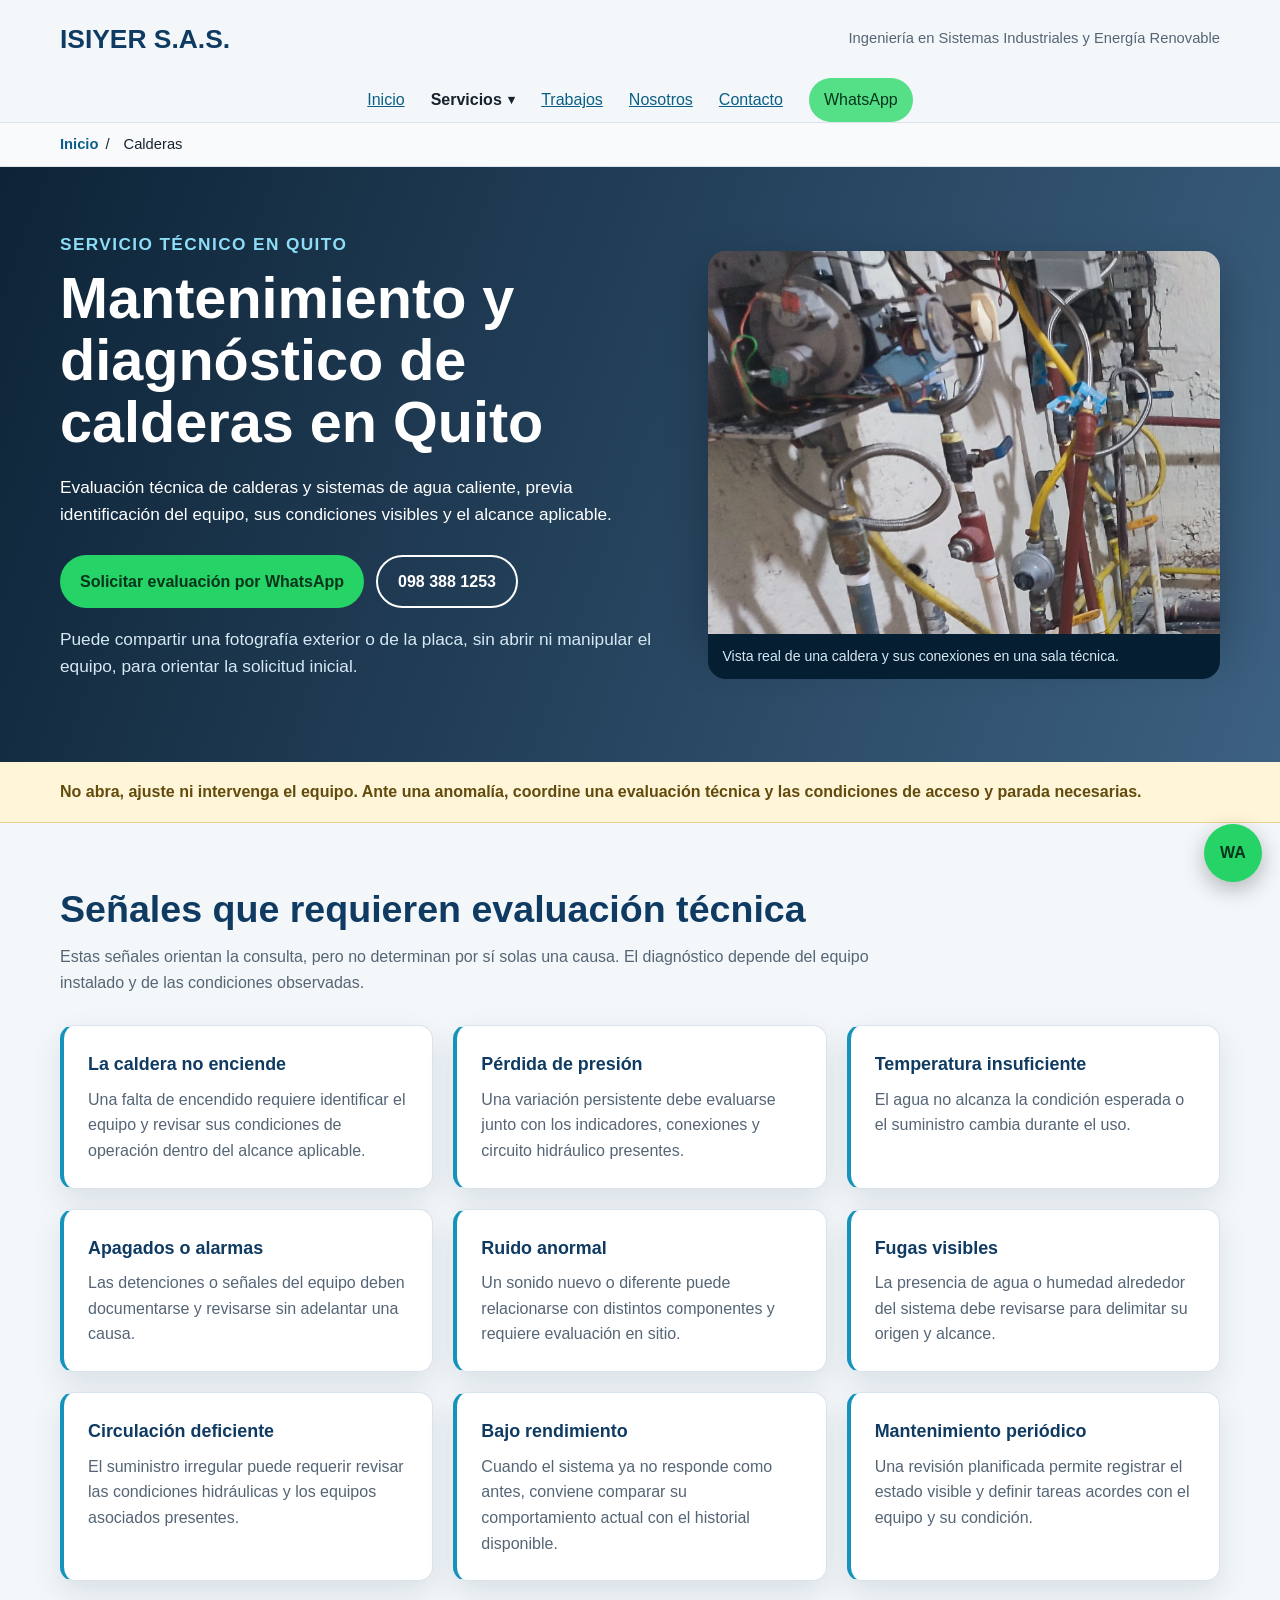
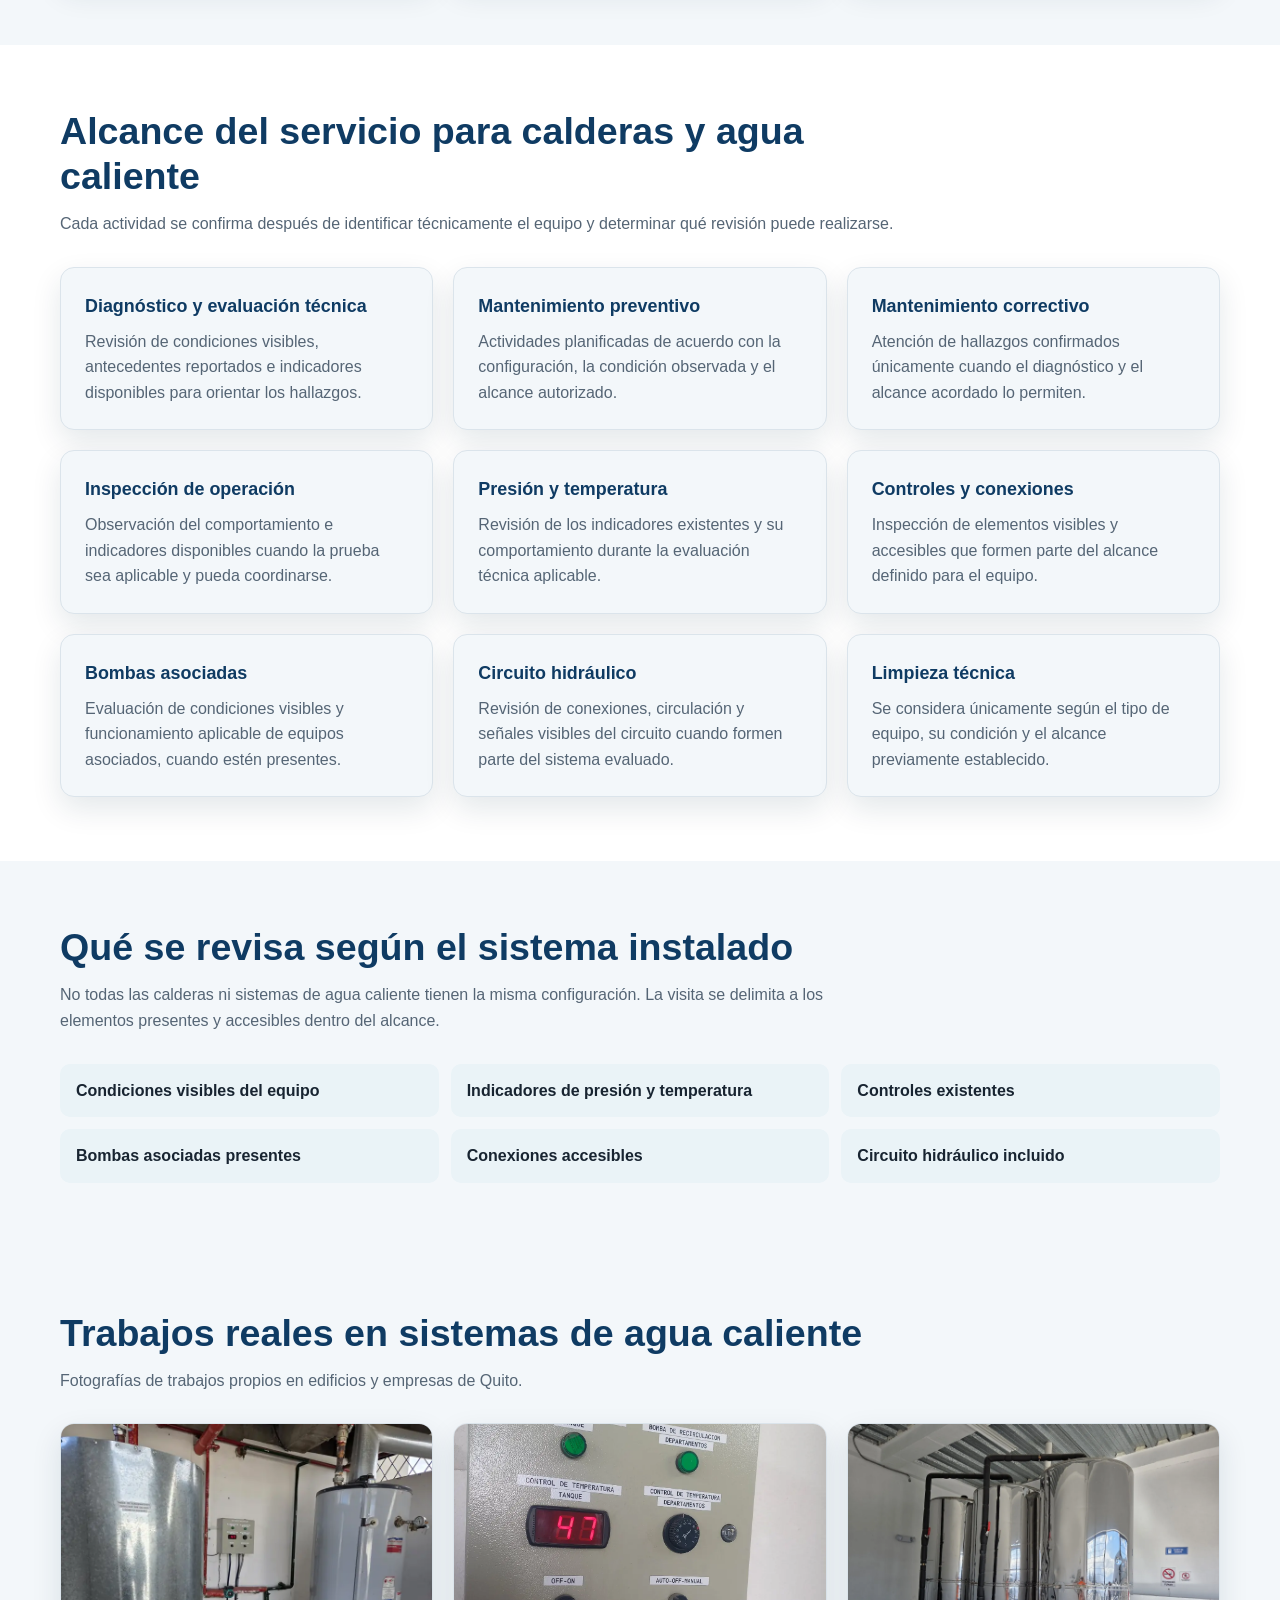
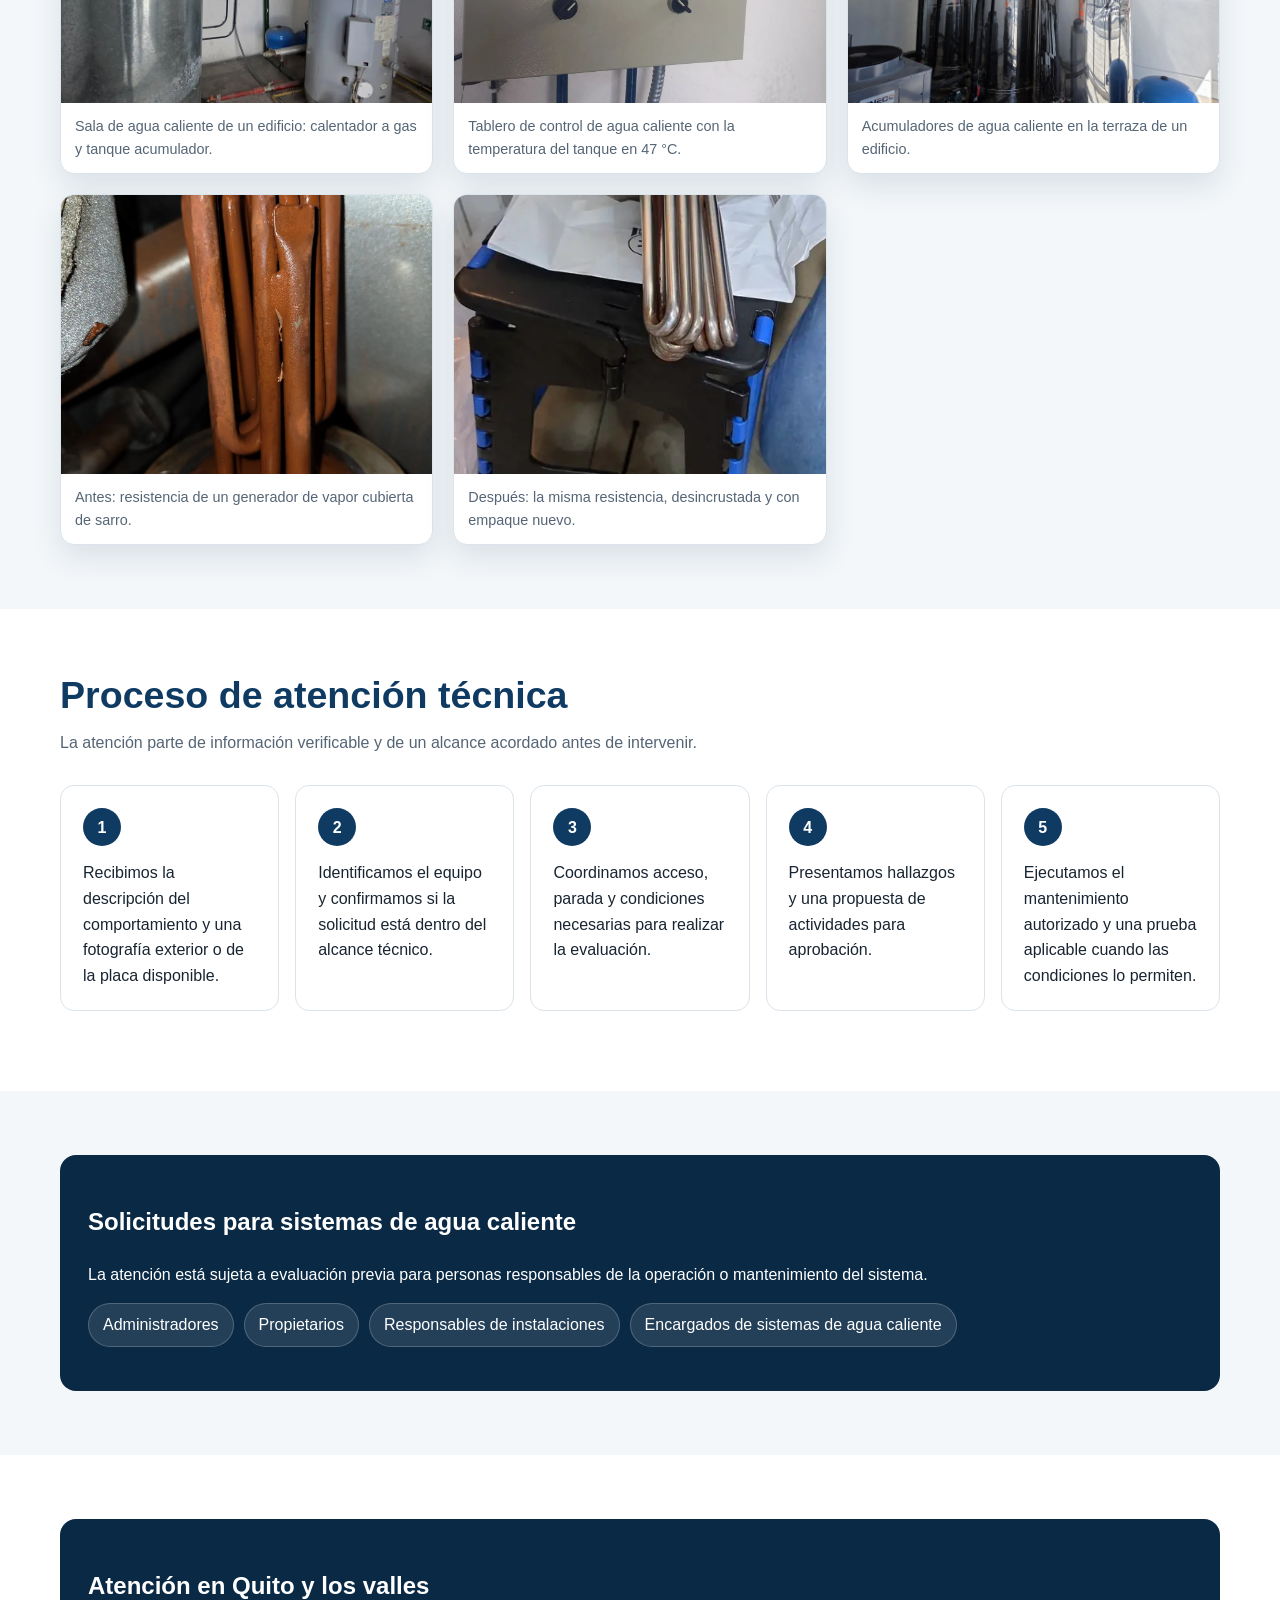
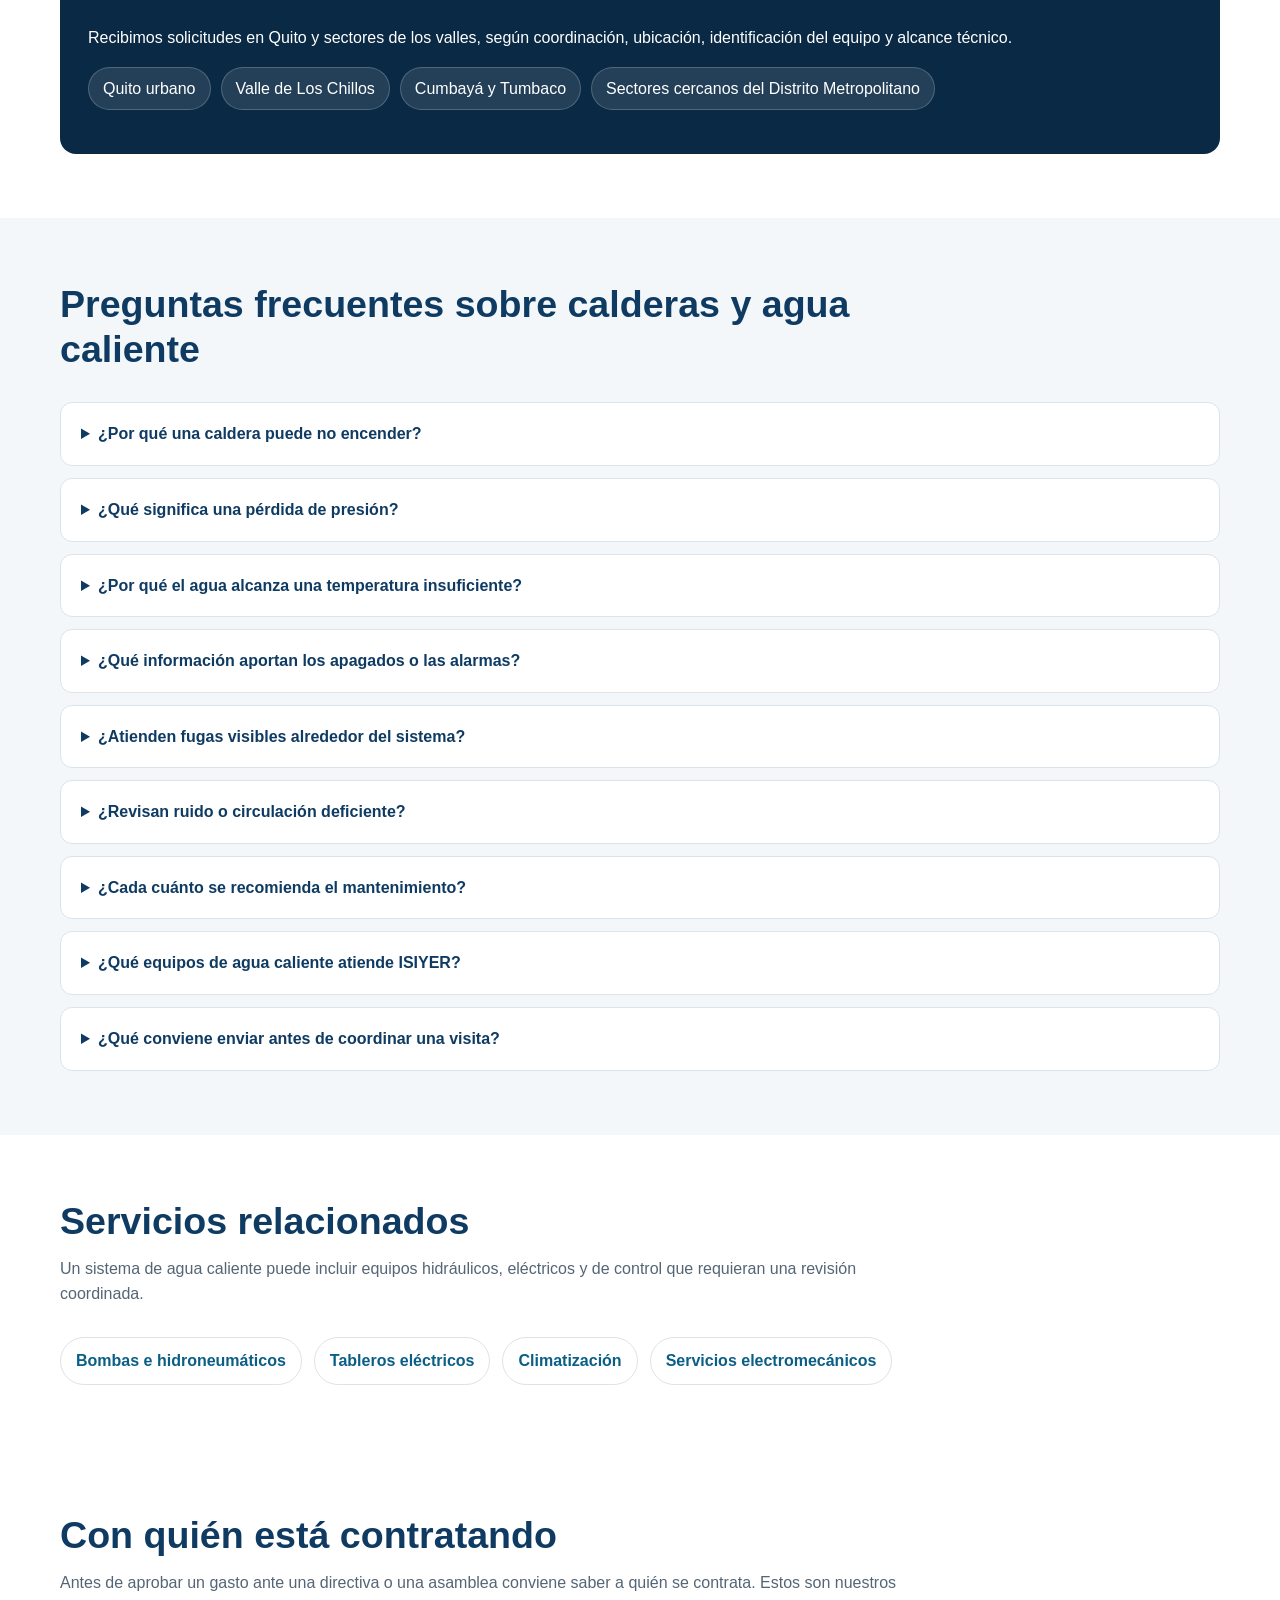
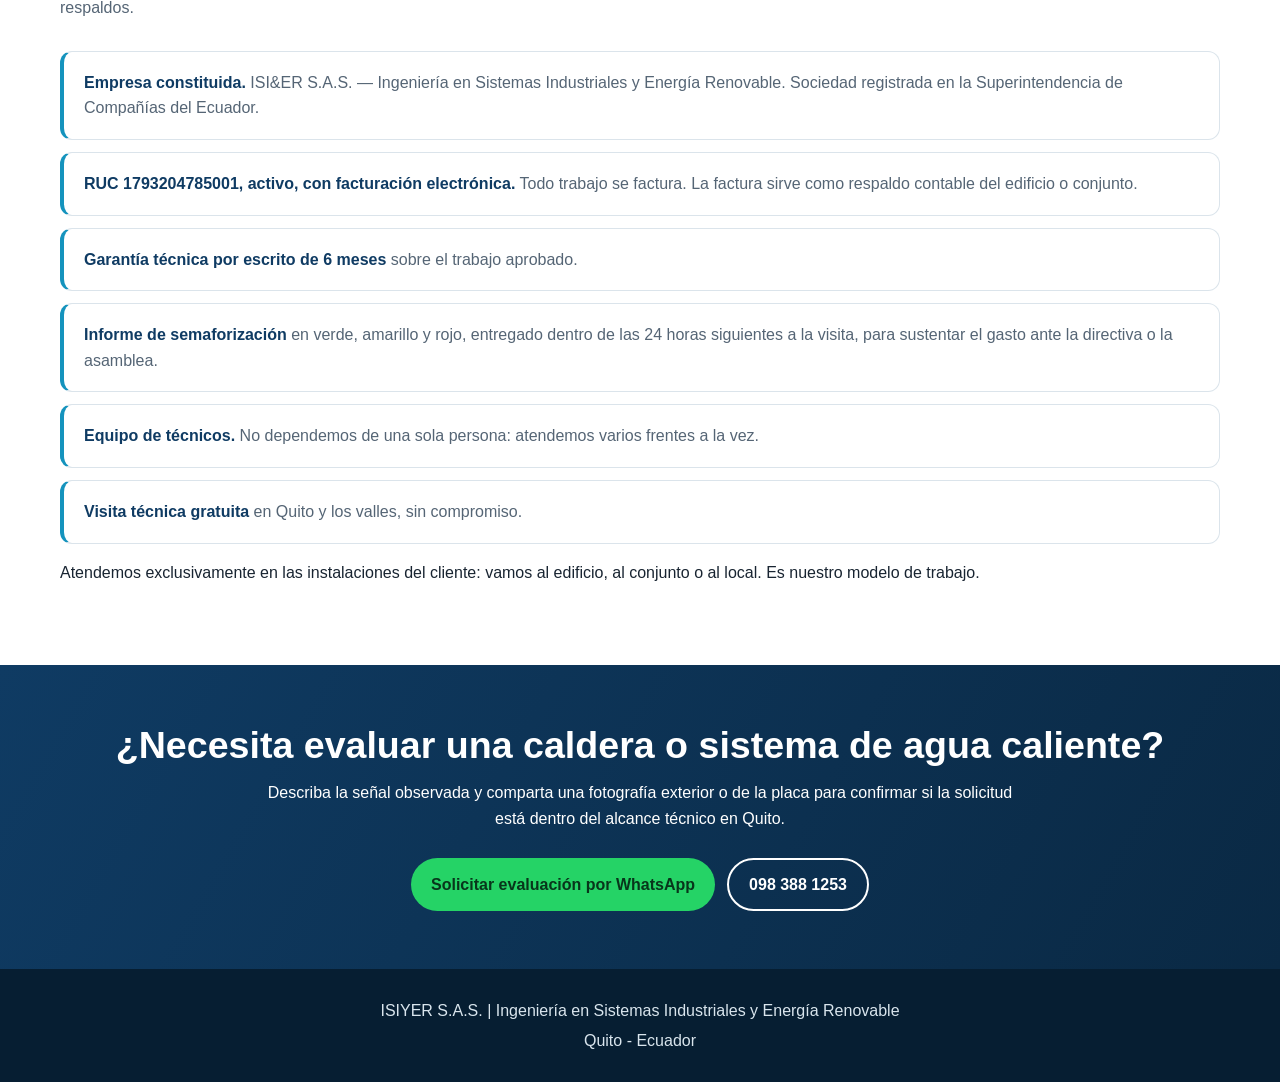
<file: calderas.html>
<!DOCTYPE html>
<html lang="es">
<head>
  <meta charset="utf-8">
  <meta name="viewport" content="width=device-width,initial-scale=1">
  <title>Mantenimiento y diagnóstico de calderas en Quito | ISIYER</title>
  <meta name="description" content="Diagnóstico y mantenimiento de calderas y sistemas de agua caliente en Quito, con evaluación técnica previa del equipo, su condición y el alcance aplicable.">
  <meta name="robots" content="index,follow">
  <link rel="canonical" href="https://www.isiyer.com/calderas.html">
  <meta property="og:type" content="website">
  <meta property="og:locale" content="es_EC">
  <meta property="og:title" content="Mantenimiento y diagnóstico de calderas en Quito">
  <meta property="og:description" content="Evaluación técnica y mantenimiento de calderas y sistemas de agua caliente en Quito, según el equipo y el alcance identificado.">
  <meta property="og:url" content="https://www.isiyer.com/calderas.html">
  <meta property="og:image" content="https://www.isiyer.com/fotos/sistema-caldera-agua-caliente-quito.webp">
  <meta name="twitter:card" content="summary_large_image">
  <meta name="twitter:title" content="Mantenimiento y diagnóstico de calderas en Quito">
  <meta name="twitter:description" content="Servicio técnico para calderas y sistemas de agua caliente, previa identificación del equipo y evaluación del alcance.">
  <meta name="twitter:image" content="https://www.isiyer.com/fotos/sistema-caldera-agua-caliente-quito.webp">
  <script async src="https://www.googletagmanager.com/gtag/js?id=G-1HBVBWM2G4"></script>
  <script>window.dataLayer=window.dataLayer||[];function gtag(){dataLayer.push(arguments)}gtag('js',new Date());gtag('config','G-1HBVBWM2G4');</script>
  <script src="analytics-isiyer.js" defer></script>
  <link rel="stylesheet" href="navigation-isiyer.css">
  <script src="navigation-isiyer.js" defer></script>
  <style>
    :root{--navy:#0a2944;--blue:#0f3b63;--cyan:#1593bd;--green:#25d366;--ink:#182431;--muted:#556575;--paper:#fff;--soft:#f3f7fa;--line:#dbe4eb;--warning:#fff5d9;--shadow:0 12px 30px rgba(10,41,68,.11)}
    *{box-sizing:border-box}html{scroll-behavior:smooth}body{margin:0;background:var(--soft);color:var(--ink);font-family:Arial,Helvetica,sans-serif;line-height:1.6}img{display:block;max-width:100%;height:auto}a{color:#0b5f86}a:focus-visible,summary:focus-visible{outline:3px solid #ffc928;outline-offset:3px}.sr-only{position:absolute;width:1px;height:1px;padding:0;margin:-1px;overflow:hidden;clip:rect(0,0,0,0);white-space:nowrap;border:0}
    .topbar{width:min(1160px,calc(100% - 40px));margin:auto;display:flex;align-items:center;justify-content:space-between;gap:24px;padding:18px 0}.brand{color:var(--blue);font-size:1.65rem;font-weight:800;text-decoration:none}.brand-tagline{margin:0;color:var(--muted);font-size:.92rem;text-align:right}
    .breadcrumb-wrap{background:#f8fafc;border-block:1px solid var(--line)}.breadcrumb{width:min(1160px,calc(100% - 40px));margin:auto;padding:10px 0;font-size:.92rem}.breadcrumb a{font-weight:700;text-decoration:none}.breadcrumb span{margin:0 7px}
    .hero{background:linear-gradient(110deg,rgba(4,27,47,.96),rgba(15,59,99,.8));color:#fff;padding:64px 0}.hero-grid,.container{width:min(1160px,calc(100% - 40px));margin:auto}.hero-grid{display:grid;grid-template-columns:1.08fr .92fr;gap:48px;align-items:center}.eyebrow{margin:0 0 8px;color:#8cddf5;font-weight:800;letter-spacing:.08em;text-transform:uppercase;font-size:.78rem}.hero h1{font-size:clamp(2.1rem,4.5vw,3.7rem);line-height:1.08;margin:0 0 20px}.hero p{font-size:1.08rem;max-width:680px}.hero-media{margin:0}.hero-media img{width:100%;aspect-ratio:4/3;object-fit:cover;border-radius:18px 18px 0 0;box-shadow:0 18px 44px rgba(0,0,0,.3)}.hero-media figcaption{padding:11px 14px;background:#061e32;color:#d6e8f4;border-radius:0 0 18px 18px;font-size:.88rem}.actions{display:flex;flex-wrap:wrap;gap:12px;margin-top:26px}.button{display:inline-flex;align-items:center;justify-content:center;min-height:48px;padding:12px 20px;border-radius:999px;text-decoration:none;font-weight:800}.button-primary{background:var(--green);color:#08351b}.button-secondary{border:2px solid currentColor;color:inherit}.hero-note{font-size:.88rem;color:#d6e8f4}
    .notice{background:var(--warning);border-bottom:1px solid #ecd394}.notice .container{padding:17px 0}.notice p{margin:0;font-weight:700;color:#624b0c}
    main section{padding:64px 0}.section-alt{background:#fff}.section-head{max-width:840px;margin-bottom:30px}.section-head h2,.cta h2{margin:0 0 12px;color:var(--blue);font-size:clamp(1.65rem,3vw,2.35rem);line-height:1.2}.section-head p{color:var(--muted);margin:0}.grid{display:grid;grid-template-columns:repeat(3,1fr);gap:20px}.card{background:#fff;border:1px solid var(--line);border-radius:14px;padding:24px;box-shadow:var(--shadow)}.section-alt .card{background:var(--soft)}.card h3{margin:0 0 8px;color:var(--blue);font-size:1.12rem}.card p{margin:0;color:var(--muted)}.symptoms{grid-template-columns:repeat(3,1fr)}.symptom{border-left:4px solid var(--cyan)}
    .check-grid{display:grid;grid-template-columns:repeat(3,1fr);gap:12px}.check-grid div{background:#eaf3f7;border-radius:10px;padding:14px 16px;font-weight:700}.steps{counter-reset:step;display:grid;grid-template-columns:repeat(5,1fr);gap:16px;padding:0;list-style:none}.steps li{background:#fff;border:1px solid var(--line);border-radius:14px;padding:22px}.steps li:before{counter-increment:step;content:counter(step);display:grid;place-items:center;width:38px;height:38px;margin-bottom:14px;border-radius:50%;background:var(--blue);color:#fff;font-weight:800}
    .audiences,.zones{padding:28px;border-radius:16px;background:var(--navy);color:#fff}.audiences h2,.zones h2{color:#fff}.audiences ul,.zones ul{display:flex;flex-wrap:wrap;gap:10px;padding:0;list-style:none}.audiences li,.zones li{background:rgba(255,255,255,.11);border:1px solid rgba(255,255,255,.2);border-radius:999px;padding:8px 14px}
    .faq{display:grid;gap:12px}.faq details{background:#fff;border:1px solid var(--line);border-radius:12px;padding:18px 20px}.faq summary{cursor:pointer;color:var(--blue);font-weight:800}.faq p{margin:12px 0 0;color:var(--muted)}
    .related{display:flex;gap:12px;flex-wrap:wrap}.related a{background:#fff;border:1px solid var(--line);border-radius:999px;padding:10px 15px;font-weight:700;text-decoration:none}.cta{background:linear-gradient(120deg,var(--blue),var(--navy));color:#fff;text-align:center;padding:58px 20px}.cta h2{color:#fff}.cta .actions{justify-content:center}.cta p{max-width:760px;margin:auto}.footer{background:#061e32;color:#d9e5ed;text-align:center;padding:25px 20px}.footer p{margin:4px}.whatsapp-float{position:fixed;right:18px;bottom:max(18px,env(safe-area-inset-bottom));z-index:20;display:grid;place-items:center;width:58px;height:58px;border-radius:50%;background:var(--green);color:#08351b;font-weight:900;text-decoration:none;box-shadow:0 7px 22px rgba(0,0,0,.28)}
    @media(max-width:1000px){.steps{grid-template-columns:repeat(3,1fr)}}@media(max-width:900px){.hero-grid{grid-template-columns:1fr}.grid{grid-template-columns:repeat(2,1fr)}.symptoms{grid-template-columns:repeat(2,1fr)}}
    @media(max-width:680px){.topbar,.breadcrumb,.hero-grid,.container{width:min(100% - 32px,1160px)}.brand-tagline{max-width:210px}.hero{padding:42px 0}.hero h1{font-size:2.15rem}.actions{flex-direction:column}.hero .actions,.cta .actions{padding-right:64px}.button{width:100%}.grid,.symptoms,.check-grid,.steps{grid-template-columns:1fr}main section{padding:46px 0}.whatsapp-float{width:52px;height:52px;right:12px;bottom:max(12px,env(safe-area-inset-bottom))}}

    /* --- Bloque de formalidad (mesa 2026-09-02). Solo se anade; nada existente se altera. --- */
    .respaldo-list{display:grid;gap:12px;padding:0;margin:0;list-style:none}
    .respaldo-list li{background:#fff;border:1px solid var(--line);border-left:4px solid var(--cyan);border-radius:12px;padding:18px 20px;color:var(--muted)}
    .respaldo-list strong{color:var(--blue)}
  
    /* Fotos de trabajos reales (mesa 2026-10-11). Solo se añade. */
    .photo-grid{display:grid;grid-template-columns:repeat(3,1fr);gap:20px}.photo{margin:0;background:#fff;border:1px solid #dbe4eb;border-radius:14px;overflow:hidden;box-shadow:0 12px 30px rgba(10,41,68,.11)}.photo img{width:100%;aspect-ratio:4/3;object-fit:cover}.photo figcaption{padding:12px 14px;color:#556575;font-size:.9rem}
    @media(max-width:900px){.photo-grid{grid-template-columns:repeat(2,1fr)}}@media(max-width:680px){.photo-grid{grid-template-columns:1fr}}
  </style>
</head>
<body>
  <header>
    <div class="topbar"><a class="brand" href="/" aria-label="ISIYER, ir al inicio">ISIYER S.A.S.</a><p class="brand-tagline">Ingeniería en Sistemas Industriales y Energía Renovable</p></div>
    <nav class="secondary-service-nav" aria-label="Navegación principal">
      <a href="/#inicio">Inicio</a><details class="services-menu"><summary aria-label="Abrir menú de servicios" aria-expanded="false">Servicios</summary><div class="services-submenu"><a href="bombas-de-agua.html">Bombas e hidroneumáticos</a><a href="bombas-de-calor.html">Bombas de calor</a><a href="generadores-electricos.html">Generadores eléctricos</a><a href="cisternas.html">Limpieza de cisternas</a><a href="tableros-electricos.html">Tableros eléctricos</a><a href="aire-acondicionado.html">Climatización</a><a href="calderas.html" aria-current="page">Calderas</a><a href="edificios-y-condominios.html">Edificios y condominios</a></div></details><a href="/#proyectos">Trabajos</a><a href="/#nosotros">Nosotros</a><a href="/#contacto">Contacto</a><a class="nav-whatsapp" href="https://wa.me/593983881253?text=Hola%2C%20necesito%20una%20revisi%C3%B3n%20t%C3%A9cnica%20en%20Quito.%20%5BCalderas%5D" target="_blank" rel="noopener noreferrer">WhatsApp</a>
    </nav>
  </header>
  <div class="breadcrumb-wrap"><nav class="breadcrumb" aria-label="Migas de pan"><a href="/">Inicio</a><span aria-hidden="true">/</span><span>Calderas</span></nav></div>
  <main>
    <section class="hero"><div class="hero-grid"><div><p class="eyebrow">Servicio técnico en Quito</p><h1>Mantenimiento y diagnóstico de calderas en Quito</h1><p>Evaluación técnica de calderas y sistemas de agua caliente, previa identificación del equipo, sus condiciones visibles y el alcance aplicable.</p><div class="actions"><a class="button button-primary" data-cta-location="hero" href="https://wa.me/593983881253?text=Hola%2C%20necesito%20una%20evaluaci%C3%B3n%20de%20una%20caldera%20o%20sistema%20de%20agua%20caliente%20en%20Quito.%20Puedo%20enviar%20una%20foto%20exterior%20y%20describir%20lo%20que%20ocurre.%20%5BCalderas%5D" target="_blank" rel="noopener noreferrer">Solicitar evaluación por WhatsApp</a><a class="button button-secondary" data-cta-location="hero" href="tel:+593983881253">098&nbsp;388&nbsp;1253</a></div><p class="hero-note">Puede compartir una fotografía exterior o de la placa, sin abrir ni manipular el equipo, para orientar la solicitud inicial.</p></div><figure class="hero-media"><img src="fotos/sistema-caldera-agua-caliente-quito.webp" alt="Sala técnica con caldera y tuberías de un sistema de agua caliente" width="1600" height="1200" fetchpriority="high"><figcaption>Vista real de una caldera y sus conexiones en una sala técnica.</figcaption></figure></div></section>
    <aside class="notice" aria-label="Aviso de seguridad"><div class="container"><p>No abra, ajuste ni intervenga el equipo. Ante una anomalía, coordine una evaluación técnica y las condiciones de acceso y parada necesarias.</p></div></aside>
    <section><div class="container"><div class="section-head"><h2>Señales que requieren evaluación técnica</h2><p>Estas señales orientan la consulta, pero no determinan por sí solas una causa. El diagnóstico depende del equipo instalado y de las condiciones observadas.</p></div><div class="grid symptoms">
      <article class="card symptom"><h3>La caldera no enciende</h3><p>Una falta de encendido requiere identificar el equipo y revisar sus condiciones de operación dentro del alcance aplicable.</p></article>
      <article class="card symptom"><h3>Pérdida de presión</h3><p>Una variación persistente debe evaluarse junto con los indicadores, conexiones y circuito hidráulico presentes.</p></article>
      <article class="card symptom"><h3>Temperatura insuficiente</h3><p>El agua no alcanza la condición esperada o el suministro cambia durante el uso.</p></article>
      <article class="card symptom"><h3>Apagados o alarmas</h3><p>Las detenciones o señales del equipo deben documentarse y revisarse sin adelantar una causa.</p></article>
      <article class="card symptom"><h3>Ruido anormal</h3><p>Un sonido nuevo o diferente puede relacionarse con distintos componentes y requiere evaluación en sitio.</p></article>
      <article class="card symptom"><h3>Fugas visibles</h3><p>La presencia de agua o humedad alrededor del sistema debe revisarse para delimitar su origen y alcance.</p></article>
      <article class="card symptom"><h3>Circulación deficiente</h3><p>El suministro irregular puede requerir revisar las condiciones hidráulicas y los equipos asociados presentes.</p></article>
      <article class="card symptom"><h3>Bajo rendimiento</h3><p>Cuando el sistema ya no responde como antes, conviene comparar su comportamiento actual con el historial disponible.</p></article>
      <article class="card symptom"><h3>Mantenimiento periódico</h3><p>Una revisión planificada permite registrar el estado visible y definir tareas acordes con el equipo y su condición.</p></article>
    </div></div></section>
    <section class="section-alt"><div class="container"><div class="section-head"><h2>Alcance del servicio para calderas y agua caliente</h2><p>Cada actividad se confirma después de identificar técnicamente el equipo y determinar qué revisión puede realizarse.</p></div><div class="grid">
      <article class="card"><h3>Diagnóstico y evaluación técnica</h3><p>Revisión de condiciones visibles, antecedentes reportados e indicadores disponibles para orientar los hallazgos.</p></article>
      <article class="card"><h3>Mantenimiento preventivo</h3><p>Actividades planificadas de acuerdo con la configuración, la condición observada y el alcance autorizado.</p></article>
      <article class="card"><h3>Mantenimiento correctivo</h3><p>Atención de hallazgos confirmados únicamente cuando el diagnóstico y el alcance acordado lo permiten.</p></article>
      <article class="card"><h3>Inspección de operación</h3><p>Observación del comportamiento e indicadores disponibles cuando la prueba sea aplicable y pueda coordinarse.</p></article>
      <article class="card"><h3>Presión y temperatura</h3><p>Revisión de los indicadores existentes y su comportamiento durante la evaluación técnica aplicable.</p></article>
      <article class="card"><h3>Controles y conexiones</h3><p>Inspección de elementos visibles y accesibles que formen parte del alcance definido para el equipo.</p></article>
      <article class="card"><h3>Bombas asociadas</h3><p>Evaluación de condiciones visibles y funcionamiento aplicable de equipos asociados, cuando estén presentes.</p></article>
      <article class="card"><h3>Circuito hidráulico</h3><p>Revisión de conexiones, circulación y señales visibles del circuito cuando formen parte del sistema evaluado.</p></article>
      <article class="card"><h3>Limpieza técnica</h3><p>Se considera únicamente según el tipo de equipo, su condición y el alcance previamente establecido.</p></article>
    </div></div></section>
    <section><div class="container"><div class="section-head"><h2>Qué se revisa según el sistema instalado</h2><p>No todas las calderas ni sistemas de agua caliente tienen la misma configuración. La visita se delimita a los elementos presentes y accesibles dentro del alcance.</p></div><div class="check-grid"><div>Condiciones visibles del equipo</div><div>Indicadores de presión y temperatura</div><div>Controles existentes</div><div>Bombas asociadas presentes</div><div>Conexiones accesibles</div><div>Circuito hidráulico incluido</div></div></div></section>
    <section><div class="container"><div class="section-head"><h2>Trabajos reales en sistemas de agua caliente</h2><p>Fotografías de trabajos propios en edificios y empresas de Quito.</p></div><div class="photo-grid"><figure class="photo"><img src="fotos/clientes/sala-calderas-torre-cantabria.webp" alt="Sala de agua caliente de un edificio con calentador a gas y tanque acumulador" width="800" height="600" loading="lazy" decoding="async"><figcaption>Sala de agua caliente de un edificio: calentador a gas y tanque acumulador.</figcaption></figure><figure class="photo"><img src="fotos/servicios/tablero-control-agua-caliente-edificio.webp" alt="Tablero de control de agua caliente con control de temperatura en 47 grados" width="1200" height="1344" loading="lazy" decoding="async"><figcaption>Tablero de control de agua caliente con la temperatura del tanque en 47 °C.</figcaption></figure><figure class="photo"><img src="fotos/edificios/acumuladores-agua-caliente-edificio-magic.webp" alt="Tanques acumuladores de agua caliente de acero inoxidable en la terraza de un edificio" width="1600" height="1200" loading="lazy" decoding="async"><figcaption>Acumuladores de agua caliente en la terraza de un edificio.</figcaption></figure><figure class="photo"><img src="fotos/servicios/resistencia-con-sarro-antes.webp" alt="Resistencia de un generador de vapor cubierta de sarro antes del mantenimiento" width="1200" height="1312" loading="lazy" decoding="async"><figcaption>Antes: resistencia de un generador de vapor cubierta de sarro.</figcaption></figure><figure class="photo"><img src="fotos/clientes/resistencia-calderin-la-quimica.webp" alt="Resistencia de un generador de vapor limpia después de la desincrustación" width="471" height="800" loading="lazy" decoding="async"><figcaption>Después: la misma resistencia, desincrustada y con empaque nuevo.</figcaption></figure></div></div></section>
    <section class="section-alt"><div class="container"><div class="section-head"><h2>Proceso de atención técnica</h2><p>La atención parte de información verificable y de un alcance acordado antes de intervenir.</p></div><ol class="steps"><li>Recibimos la descripción del comportamiento y una fotografía exterior o de la placa disponible.</li><li>Identificamos el equipo y confirmamos si la solicitud está dentro del alcance técnico.</li><li>Coordinamos acceso, parada y condiciones necesarias para realizar la evaluación.</li><li>Presentamos hallazgos y una propuesta de actividades para aprobación.</li><li>Ejecutamos el mantenimiento autorizado y una prueba aplicable cuando las condiciones lo permiten.</li></ol></div></section>
    <section><div class="container"><div class="audiences"><h2>Solicitudes para sistemas de agua caliente</h2><p>La atención está sujeta a evaluación previa para personas responsables de la operación o mantenimiento del sistema.</p><ul><li>Administradores</li><li>Propietarios</li><li>Responsables de instalaciones</li><li>Encargados de sistemas de agua caliente</li></ul></div></div></section>
    <section class="section-alt"><div class="container"><div class="zones"><h2>Atención en Quito y los valles</h2><p>Recibimos solicitudes en Quito y sectores de los valles, según coordinación, ubicación, identificación del equipo y alcance técnico.</p><ul><li>Quito urbano</li><li>Valle de Los Chillos</li><li>Cumbayá y Tumbaco</li><li>Sectores cercanos del Distrito Metropolitano</li></ul></div></div></section>
    <section><div class="container"><div class="section-head"><h2>Preguntas frecuentes sobre calderas y agua caliente</h2></div><div class="faq">
      <details><summary>¿Por qué una caldera puede no encender?</summary><p>La señal puede relacionarse con distintas condiciones del equipo. Para evitar conclusiones incorrectas, primero se identifica la configuración y luego se define la evaluación técnica aplicable.</p></details>
      <details><summary>¿Qué significa una pérdida de presión?</summary><p>Es una señal que debe compararse con el comportamiento habitual, los indicadores disponibles y las condiciones visibles del circuito incluido en la revisión.</p></details>
      <details><summary>¿Por qué el agua alcanza una temperatura insuficiente?</summary><p>Puede haber diferentes causas según el equipo, la demanda y el circuito. La evaluación permite delimitar qué elementos están presentes y qué comprobaciones corresponden.</p></details>
      <details><summary>¿Qué información aportan los apagados o las alarmas?</summary><p>El momento, la frecuencia y la señal mostrada ayudan a documentar el comportamiento, pero no sustituyen una revisión técnica del equipo.</p></details>
      <details><summary>¿Atienden fugas visibles alrededor del sistema?</summary><p>Se puede evaluar la condición visible y delimitar el alcance relacionado con conexiones o circuito hidráulico cuando formen parte del sistema revisado.</p></details>
      <details><summary>¿Revisan ruido o circulación deficiente?</summary><p>Sí, como señales de consulta. La revisión de bombas asociadas y del circuito depende de que estén presentes y formen parte del alcance confirmado.</p></details>
      <details><summary>¿Cada cuánto se recomienda el mantenimiento?</summary><p>La frecuencia depende del equipo, uso, condición e historial. Una evaluación inicial permite proponer una periodicidad acorde con la situación observada.</p></details>
      <details><summary>¿Qué equipos de agua caliente atiende ISIYER?</summary><p>Calderas y sistemas de agua caliente, previa identificación técnica del equipo. La atención solo se confirma cuando la configuración y el alcance pueden evaluarse.</p></details>
      <details><summary>¿Qué conviene enviar antes de coordinar una visita?</summary><p>Una descripción de lo que ocurre, el comportamiento observado y una fotografía exterior o de la placa, sin abrir ni manipular el equipo.</p></details>
    </div></div></section>
    <section class="section-alt"><div class="container"><div class="section-head"><h2>Servicios relacionados</h2><p>Un sistema de agua caliente puede incluir equipos hidráulicos, eléctricos y de control que requieran una revisión coordinada.</p></div><div class="related"><a href="bombas-de-agua.html">Bombas e hidroneumáticos</a><a href="tableros-electricos.html">Tableros eléctricos</a><a href="aire-acondicionado.html">Climatización</a><a href="/#servicios">Servicios electromecánicos</a></div></div></section>
    <section class="section-alt"><div class="container"><div class="section-head"><h2>Con quién está contratando</h2><p>Antes de aprobar un gasto ante una directiva o una asamblea conviene saber a quién se contrata. Estos son nuestros respaldos.</p></div><ul class="respaldo-list"><li><strong>Empresa constituida.</strong> ISI&amp;ER S.A.S. — Ingeniería en Sistemas Industriales y Energía Renovable. Sociedad registrada en la Superintendencia de Compañías del Ecuador.</li><li><strong>RUC 1793204785001, activo, con facturación electrónica.</strong> Todo trabajo se factura. La factura sirve como respaldo contable del edificio o conjunto.</li><li><strong>Garantía técnica por escrito de 6 meses</strong> sobre el trabajo aprobado.</li><li><strong>Informe de semaforización</strong> en verde, amarillo y rojo, entregado dentro de las 24 horas siguientes a la visita, para sustentar el gasto ante la directiva o la asamblea.</li><li><strong>Equipo de técnicos.</strong> No dependemos de una sola persona: atendemos varios frentes a la vez.</li><li><strong>Visita técnica gratuita</strong> en Quito y los valles, sin compromiso.</li></ul><p class="lead-humano">Atendemos exclusivamente en las instalaciones del cliente: vamos al edificio, al conjunto o al local. Es nuestro modelo de trabajo.</p></div></section>
  </main>
  <section class="cta"><h2>¿Necesita evaluar una caldera o sistema de agua caliente?</h2><p>Describa la señal observada y comparta una fotografía exterior o de la placa para confirmar si la solicitud está dentro del alcance técnico en Quito.</p><div class="actions"><a class="button button-primary" data-cta-location="final" href="https://wa.me/593983881253?text=Hola%2C%20necesito%20una%20evaluaci%C3%B3n%20de%20una%20caldera%20o%20sistema%20de%20agua%20caliente%20en%20Quito.%20Puedo%20enviar%20una%20foto%20exterior%20y%20describir%20lo%20que%20ocurre.%20%5BCalderas%5D" target="_blank" rel="noopener noreferrer">Solicitar evaluación por WhatsApp</a><a class="button button-secondary" data-cta-location="final" href="tel:+593983881253">098&nbsp;388&nbsp;1253</a></div></section>
  <a class="whatsapp-float" href="https://wa.me/593983881253?text=Hola%2C%20necesito%20una%20evaluaci%C3%B3n%20de%20una%20caldera%20o%20sistema%20de%20agua%20caliente%20en%20Quito.%20%5BCalderas%5D" target="_blank" rel="noopener noreferrer" aria-label="Escribir a ISIYER por WhatsApp"><span aria-hidden="true">WA</span><span class="sr-only">Escribir por WhatsApp</span></a>
  <footer class="footer"><p>ISIYER S.A.S. | Ingeniería en Sistemas Industriales y Energía Renovable</p><p>Quito - Ecuador</p></footer>
  <script type="application/ld+json">{"@context":"https://schema.org","@type":"Service","name":"Mantenimiento y diagnóstico de calderas en Quito","serviceType":"Diagnóstico y mantenimiento de calderas y sistemas de agua caliente","url":"https://www.isiyer.com/calderas.html","areaServed":{"@type":"City","name":"Quito"},"provider":{"@type":"Organization","name":"ISIYER S.A.S.","url":"https://www.isiyer.com/","telephone":"+593983881253"}}</script>
  <script type="application/ld+json">{"@context":"https://schema.org","@type":"BreadcrumbList","itemListElement":[{"@type":"ListItem","position":1,"name":"Inicio","item":"https://www.isiyer.com/"},{"@type":"ListItem","position":2,"name":"Calderas","item":"https://www.isiyer.com/calderas.html"}]}</script>
  <script>document.addEventListener('click',function(e){var link=e.target.closest('a[href]');if(!link||typeof window.gtag!=='function')return;var href=link.getAttribute('href')||'',location=link.dataset.ctaLocation;if(href.indexOf('tel:')===0)gtag('event','phone_click',{service_page:'calderas',cta_location:location||'other'});if(location)gtag('event','cta_click',{service_page:'calderas',cta_location:location,cta_channel:href.indexOf('tel:')===0?'phone':'whatsapp'});});</script>
</body>
</html>
</file>
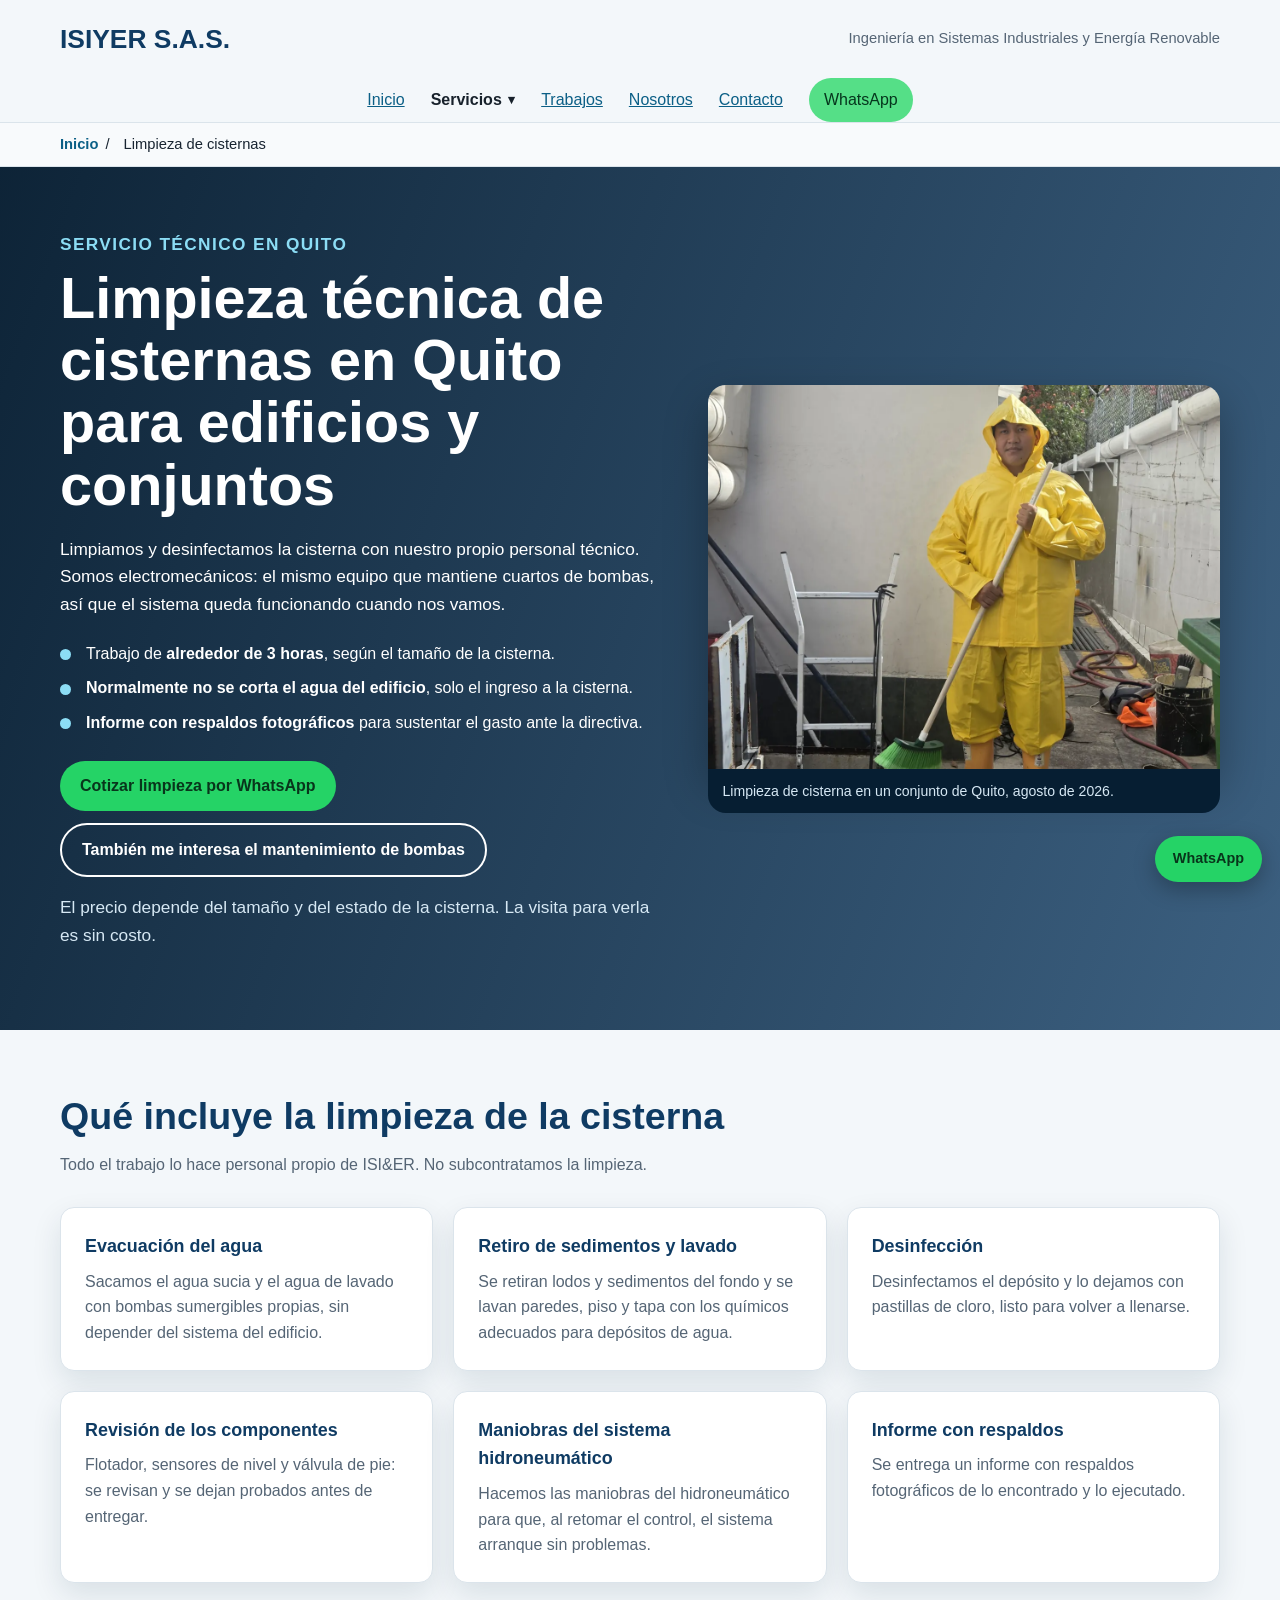
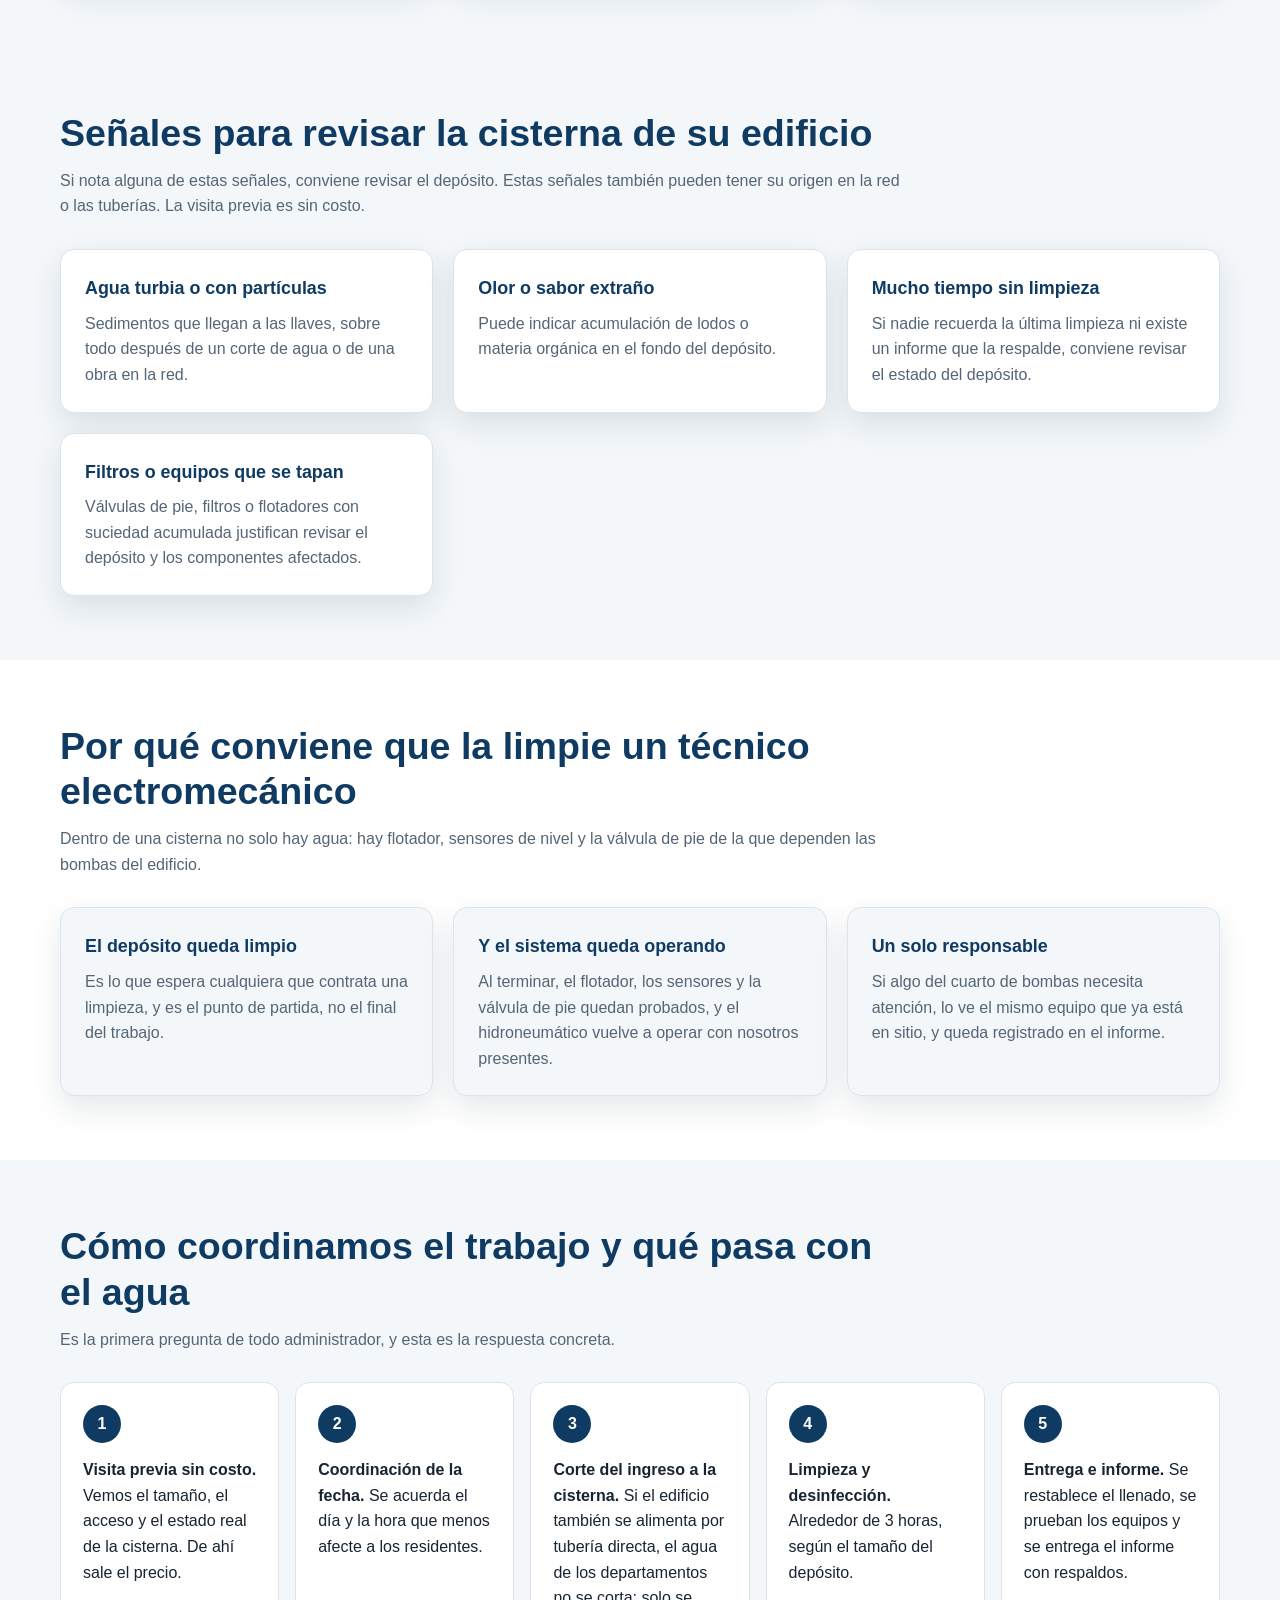
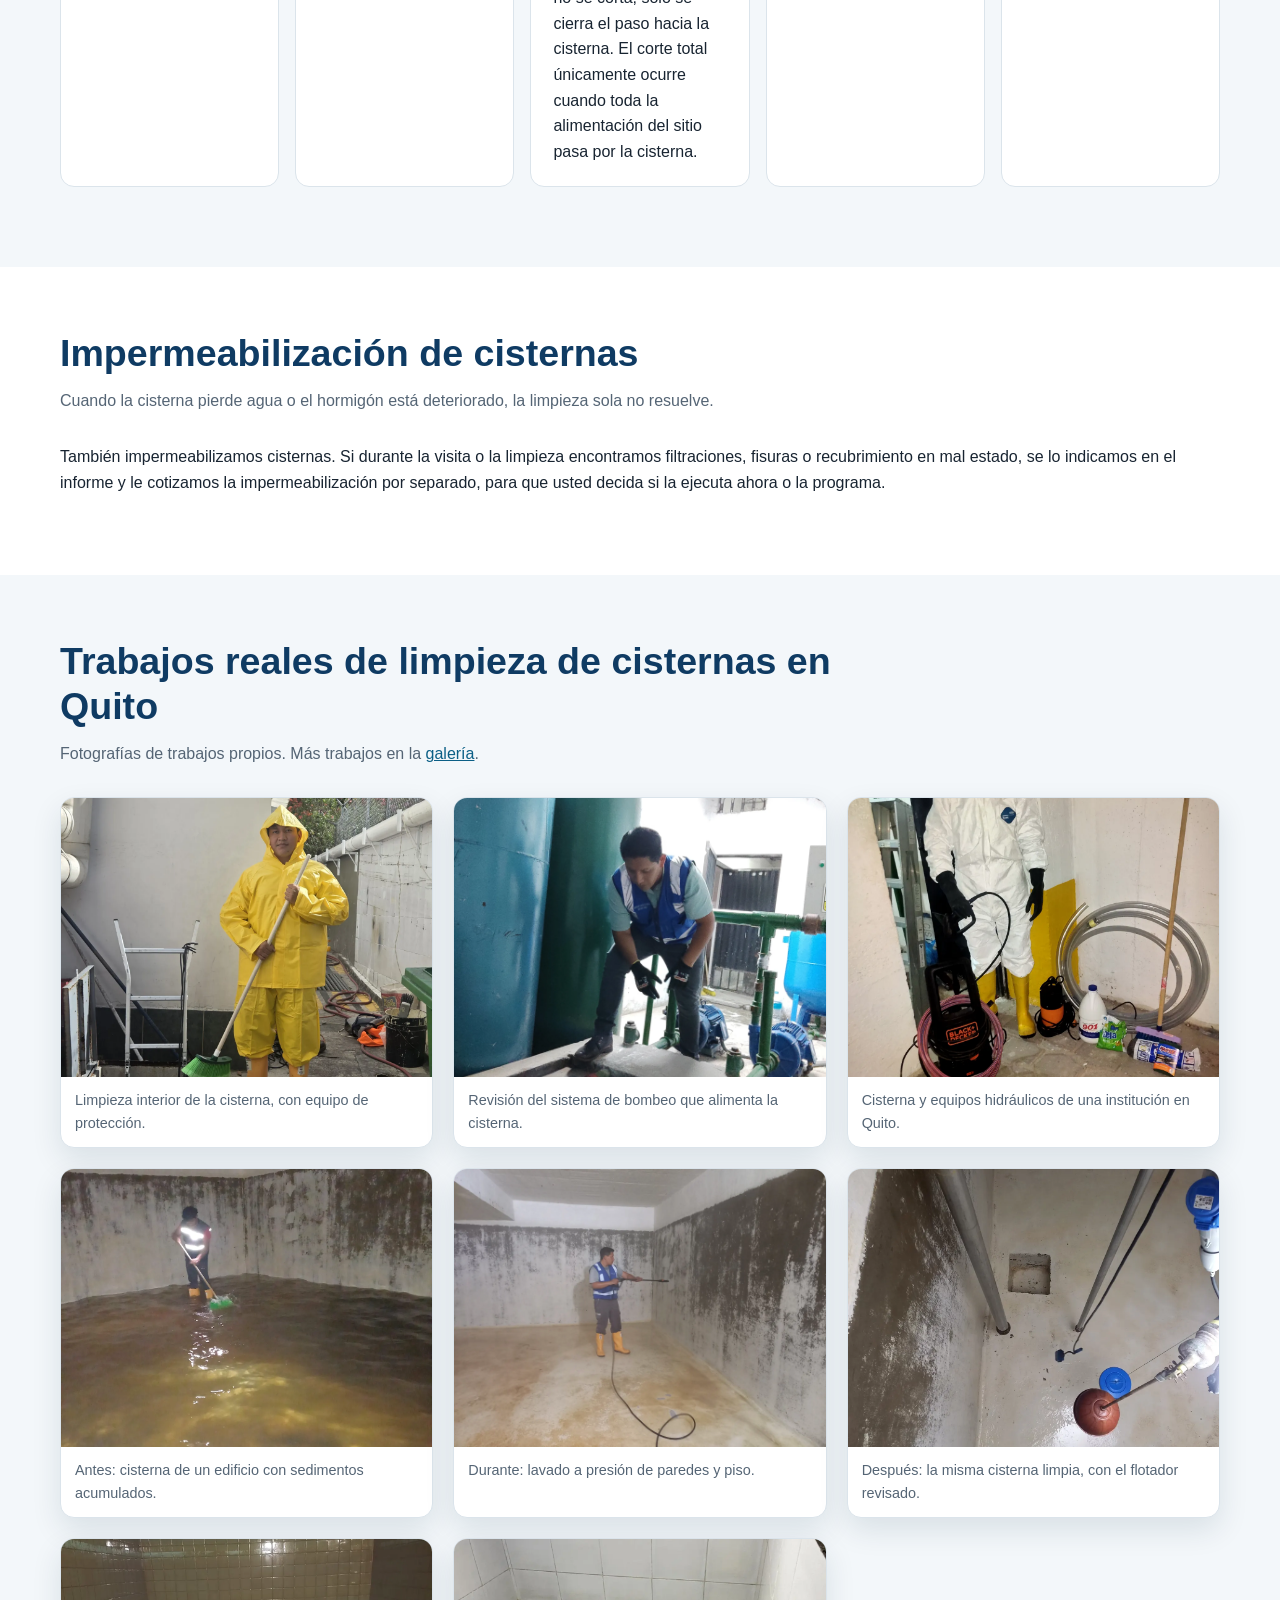
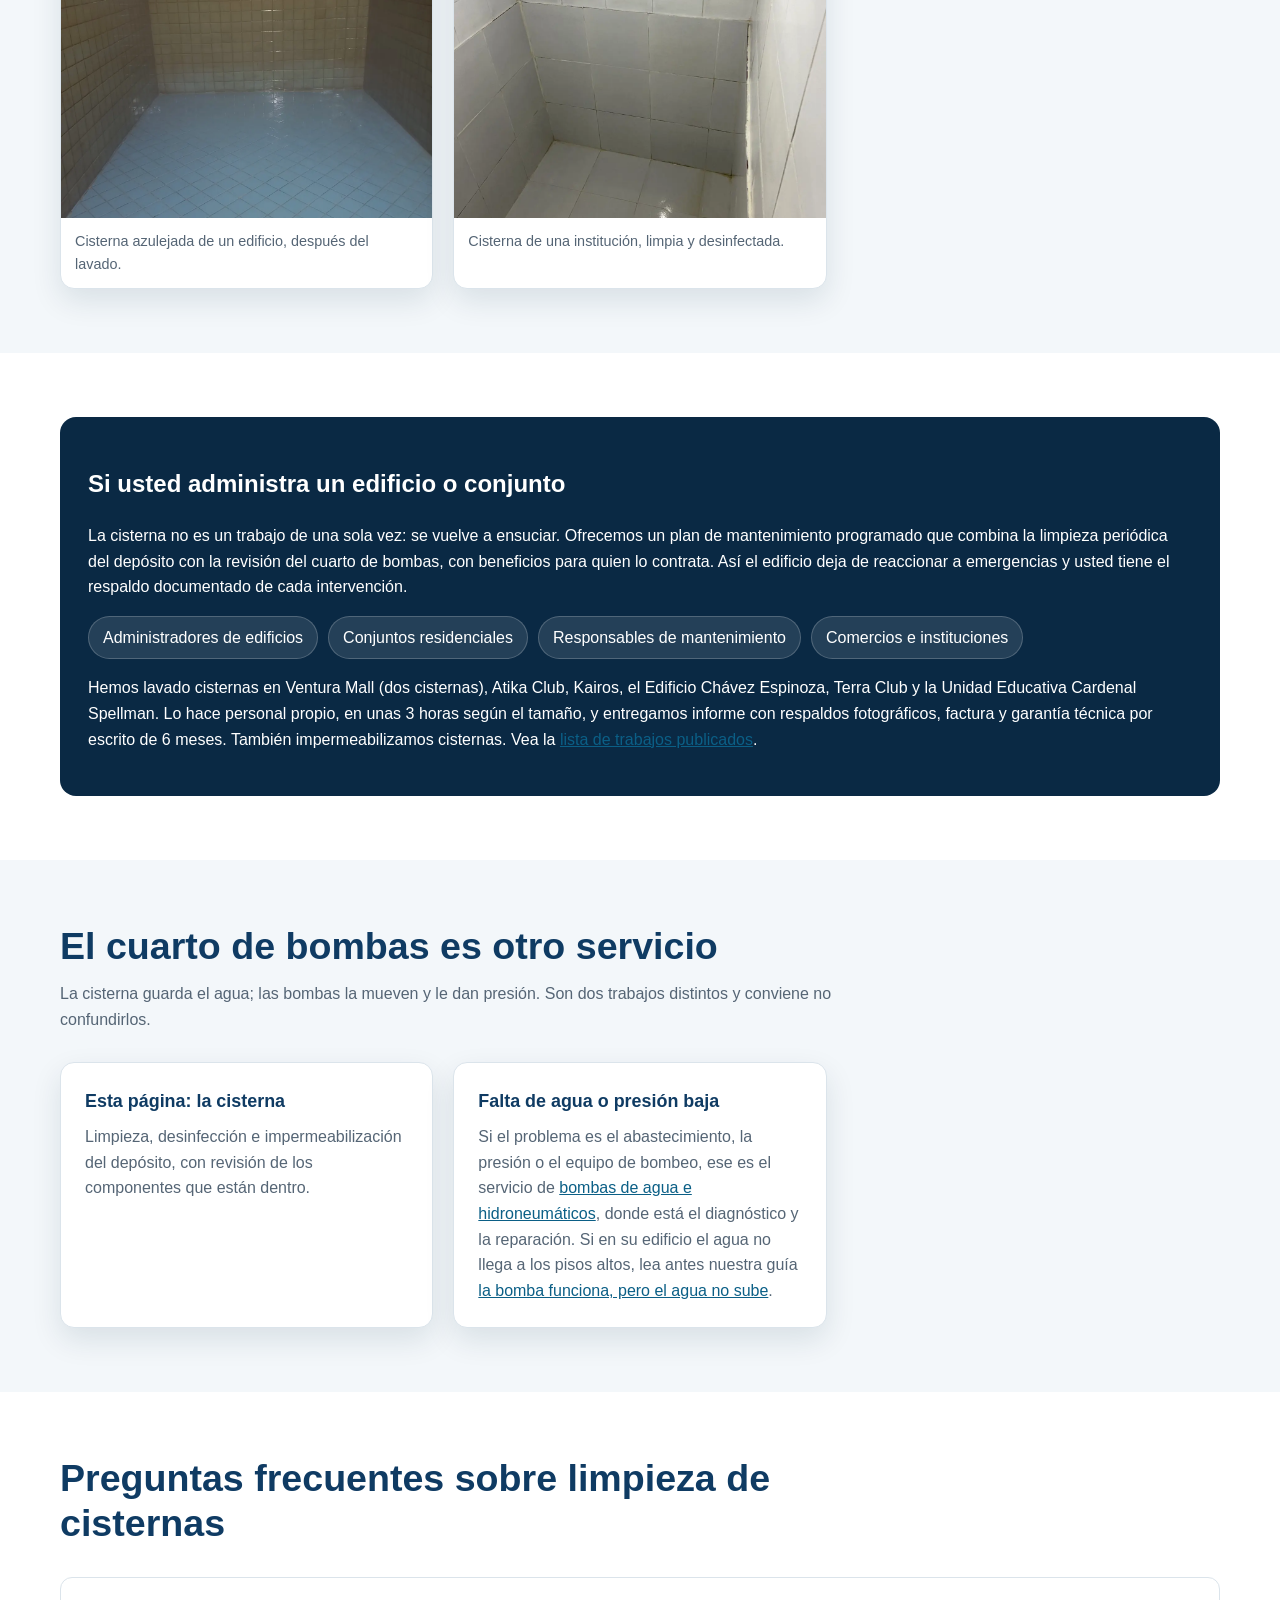
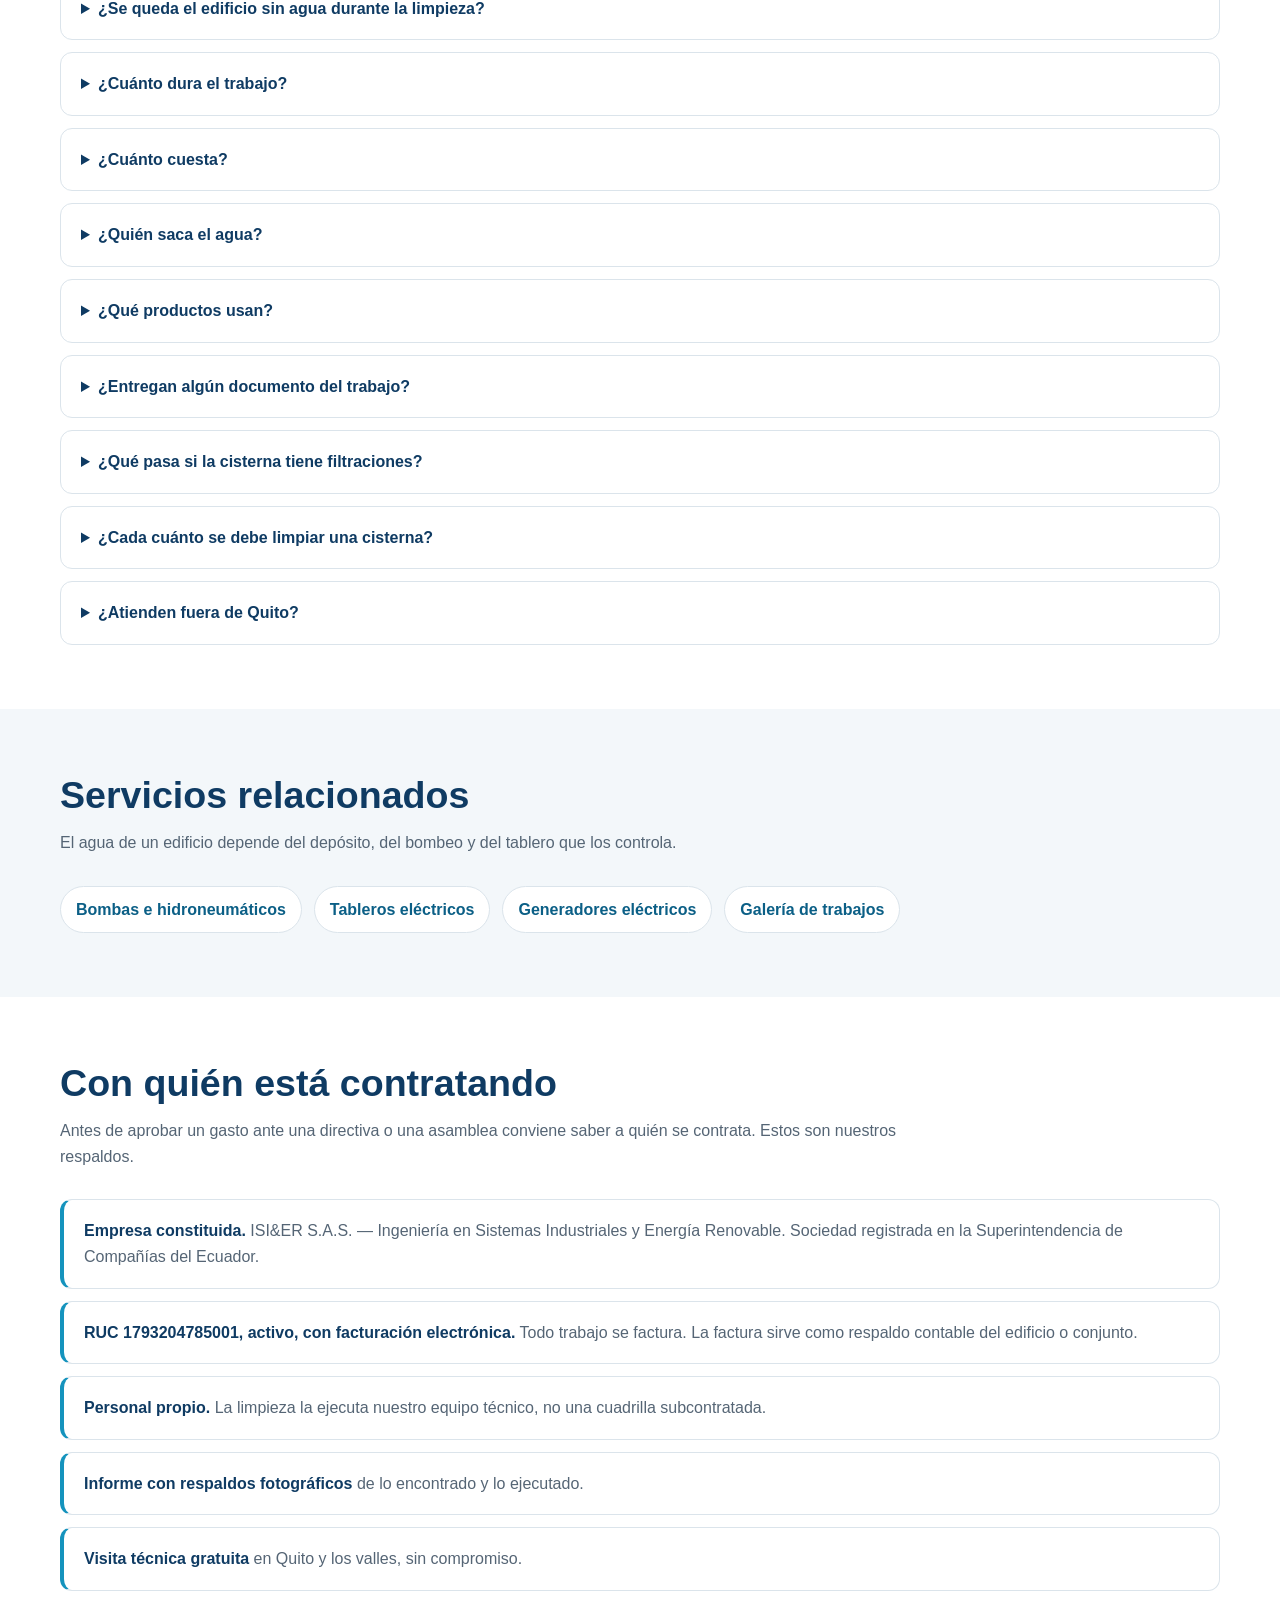
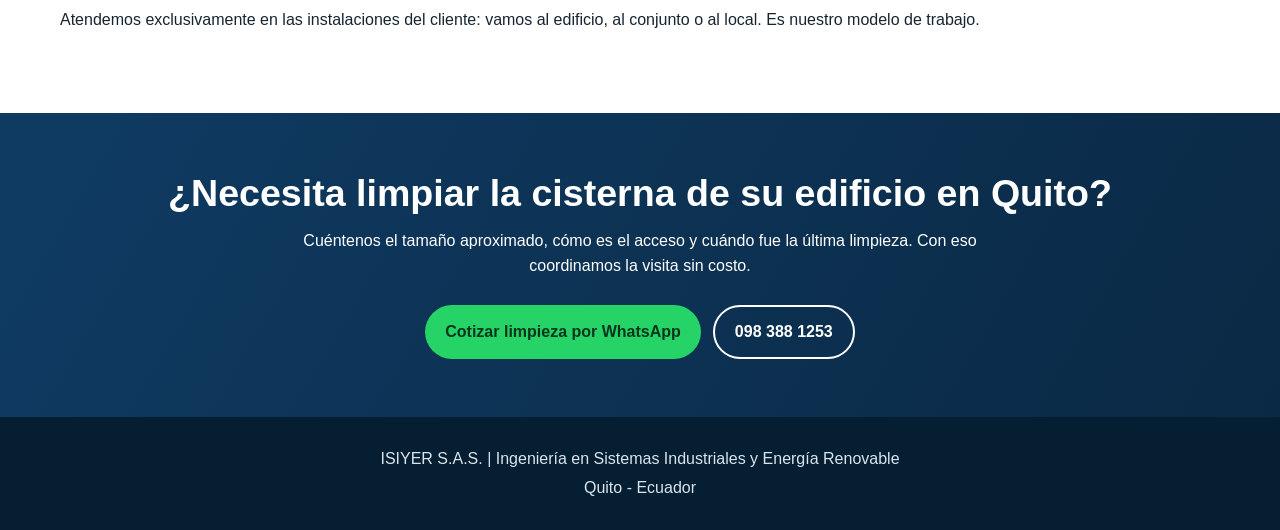
<file: cisternas.html>
<!DOCTYPE html>
<html lang="es">
<head>
  <meta charset="utf-8">
  <meta name="viewport" content="width=device-width,initial-scale=1">
  <title>Limpieza de cisternas en Quito para edificios y conjuntos | ISIYER</title>
  <meta name="description" content="Limpieza y desinfeccion de cisternas en Quito hecha por tecnicos electromecanicos. Informe con respaldos y visita previa sin costo.">
  <meta name="robots" content="index,follow">
  <link rel="canonical" href="https://www.isiyer.com/cisternas.html">
  <meta property="og:type" content="website">
  <meta property="og:locale" content="es_EC">
  <meta property="og:title" content="Limpieza de cisternas en Quito para edificios y conjuntos">
  <meta property="og:description" content="Limpieza y desinfeccion de cisternas hecha por tecnicos electromecanicos en Quito, con informe de respaldo y sin dejar el edificio sin agua.">
  <meta property="og:url" content="https://www.isiyer.com/cisternas.html">
  <meta property="og:image" content="https://www.isiyer.com/fotos/limpieza-cisterna-tecnico-quito-01.webp">
  <meta name="twitter:card" content="summary_large_image">
  <meta name="twitter:title" content="Limpieza de cisternas en Quito para edificios y conjuntos">
  <meta name="twitter:description" content="Limpieza y desinfeccion de cisternas hecha por tecnicos electromecanicos en Quito, con informe de respaldo.">
  <meta name="twitter:image" content="https://www.isiyer.com/fotos/limpieza-cisterna-tecnico-quito-01.webp">
  <script async src="https://www.googletagmanager.com/gtag/js?id=G-1HBVBWM2G4"></script>
  <script>window.dataLayer=window.dataLayer||[];function gtag(){dataLayer.push(arguments)}gtag('js',new Date());gtag('config','G-1HBVBWM2G4');</script>
  <script src="analytics-isiyer.js" defer></script>
  <link rel="stylesheet" href="navigation-isiyer.css">
  <script src="navigation-isiyer.js" defer></script>
<style>
    :root{--navy:#0a2944;--blue:#0f3b63;--cyan:#1593bd;--green:#25d366;--ink:#182431;--muted:#556575;--paper:#fff;--soft:#f3f7fa;--line:#dbe4eb;--warning:#fff5d9;--shadow:0 12px 30px rgba(10,41,68,.11)}
    *{box-sizing:border-box}html{scroll-behavior:smooth}body{margin:0;background:var(--soft);color:var(--ink);font-family:Arial,Helvetica,sans-serif;line-height:1.6}img{display:block;max-width:100%;height:auto}a{color:#0b5f86}a:focus-visible,summary:focus-visible{outline:3px solid #ffc928;outline-offset:3px}.sr-only{position:absolute;width:1px;height:1px;padding:0;margin:-1px;overflow:hidden;clip:rect(0,0,0,0);white-space:nowrap;border:0}
    .topbar{width:min(1160px,calc(100% - 40px));margin:auto;display:flex;align-items:center;justify-content:space-between;gap:24px;padding:18px 0}.brand{color:var(--blue);font-size:1.65rem;font-weight:800;text-decoration:none}.brand-tagline{margin:0;color:var(--muted);font-size:.92rem;text-align:right}
    .breadcrumb-wrap{background:#f8fafc;border-block:1px solid var(--line)}.breadcrumb{width:min(1160px,calc(100% - 40px));margin:auto;padding:10px 0;font-size:.92rem}.breadcrumb a{font-weight:700;text-decoration:none}.breadcrumb span{margin:0 7px}
    .hero{background:linear-gradient(110deg,rgba(4,27,47,.96),rgba(15,59,99,.8));color:#fff;padding:64px 0}.hero-grid,.container{width:min(1160px,calc(100% - 40px));margin:auto}.hero-grid{display:grid;grid-template-columns:1.08fr .92fr;gap:48px;align-items:center}.eyebrow{margin:0 0 8px;color:#8cddf5;font-weight:800;letter-spacing:.08em;text-transform:uppercase;font-size:.78rem}.hero h1{font-size:clamp(2.1rem,4.5vw,3.7rem);line-height:1.08;margin:0 0 20px}.hero p{font-size:1.08rem;max-width:680px}.hero-media{margin:0}.hero-media img{width:100%;aspect-ratio:4/3;object-fit:cover;border-radius:18px 18px 0 0;box-shadow:0 18px 44px rgba(0,0,0,.3)}.hero-media figcaption{padding:11px 14px;background:#061e32;color:#d6e8f4;border-radius:0 0 18px 18px;font-size:.88rem}.actions{display:flex;flex-wrap:wrap;gap:12px;margin-top:26px}.button{display:inline-flex;align-items:center;justify-content:center;min-height:48px;padding:12px 20px;border-radius:999px;text-decoration:none;font-weight:800}.button-primary{background:var(--green);color:#08351b}.button-secondary{border:2px solid currentColor;color:inherit}.hero-note{font-size:.88rem;color:#d6e8f4}
    .notice{background:var(--warning);border-bottom:1px solid #ecd394}.notice .container{padding:17px 0}.notice p{margin:0;font-weight:700;color:#624b0c}
    main section{padding:64px 0}.section-alt{background:#fff}.section-head{max-width:840px;margin-bottom:30px}.section-head h2,.cta h2{margin:0 0 12px;color:var(--blue);font-size:clamp(1.65rem,3vw,2.35rem);line-height:1.2}.section-head p{color:var(--muted);margin:0}.grid{display:grid;grid-template-columns:repeat(3,1fr);gap:20px}.card{background:#fff;border:1px solid var(--line);border-radius:14px;padding:24px;box-shadow:var(--shadow)}.section-alt .card{background:var(--soft)}.card h3{margin:0 0 8px;color:var(--blue);font-size:1.12rem}.card p{margin:0;color:var(--muted)}.symptoms{grid-template-columns:repeat(3,1fr)}.symptom{border-left:4px solid var(--cyan)}
    .check-grid{display:grid;grid-template-columns:repeat(3,1fr);gap:12px}.check-grid div{background:#eaf3f7;border-radius:10px;padding:14px 16px;font-weight:700}.steps{counter-reset:step;display:grid;grid-template-columns:repeat(5,1fr);gap:16px;padding:0;list-style:none}.steps li{background:#fff;border:1px solid var(--line);border-radius:14px;padding:22px}.steps li:before{counter-increment:step;content:counter(step);display:grid;place-items:center;width:38px;height:38px;margin-bottom:14px;border-radius:50%;background:var(--blue);color:#fff;font-weight:800}
    .audiences,.zones{padding:28px;border-radius:16px;background:var(--navy);color:#fff}.audiences h2,.zones h2{color:#fff}.audiences ul,.zones ul{display:flex;flex-wrap:wrap;gap:10px;padding:0;list-style:none}.audiences li,.zones li{background:rgba(255,255,255,.11);border:1px solid rgba(255,255,255,.2);border-radius:999px;padding:8px 14px}
    .faq{display:grid;gap:12px}.faq details{background:#fff;border:1px solid var(--line);border-radius:12px;padding:18px 20px}.faq summary{cursor:pointer;color:var(--blue);font-weight:800}.faq p{margin:12px 0 0;color:var(--muted)}
    .related{display:flex;gap:12px;flex-wrap:wrap}.related a{background:#fff;border:1px solid var(--line);border-radius:999px;padding:10px 15px;font-weight:700;text-decoration:none}.cta{background:linear-gradient(120deg,var(--blue),var(--navy));color:#fff;text-align:center;padding:58px 20px}.cta h2{color:#fff}.cta .actions{justify-content:center}.cta p{max-width:760px;margin:auto}.footer{background:#061e32;color:#d9e5ed;text-align:center;padding:25px 20px}.footer p{margin:4px}.whatsapp-float{position:fixed;right:18px;bottom:max(18px,env(safe-area-inset-bottom));z-index:20;display:grid;place-items:center;width:58px;height:58px;border-radius:50%;background:var(--green);color:#08351b;font-weight:900;text-decoration:none;box-shadow:0 7px 22px rgba(0,0,0,.28)}
    @media(max-width:1000px){.steps{grid-template-columns:repeat(3,1fr)}}@media(max-width:900px){.hero-grid{grid-template-columns:1fr}.grid{grid-template-columns:repeat(2,1fr)}.symptoms{grid-template-columns:repeat(2,1fr)}}
    @media(max-width:680px){.topbar,.breadcrumb,.hero-grid,.container{width:min(100% - 32px,1160px)}.brand-tagline{max-width:210px}.hero{padding:42px 0}.hero h1{font-size:2.15rem}.actions{flex-direction:column}.hero .actions,.cta .actions{padding-right:64px}.button{width:100%}.grid,.symptoms,.check-grid,.steps{grid-template-columns:1fr}main section{padding:46px 0}.whatsapp-float{width:52px;height:52px;right:12px;bottom:max(12px,env(safe-area-inset-bottom))}}
  
    .hero-points{list-style:none;padding:0;margin:22px 0 0;display:grid;gap:9px}.hero-points li{position:relative;padding-left:26px;font-size:1rem}.hero-points li:before{content:"";position:absolute;left:0;top:.52em;width:11px;height:11px;border-radius:50%;background:#8cddf5}
    .photo-grid{grid-template-columns:repeat(3,1fr)}.photo{margin:0;background:#fff;border:1px solid var(--line);border-radius:14px;overflow:hidden;box-shadow:var(--shadow)}.photo img{width:100%;aspect-ratio:4/3;object-fit:cover}.photo figcaption{padding:12px 14px;color:var(--muted);font-size:.9rem}
    @media(max-width:900px){.photo-grid{grid-template-columns:repeat(2,1fr)}}@media(max-width:680px){.photo-grid{grid-template-columns:1fr}}

    /* --- Bloque de formalidad (mesa 2026-09-02). Solo se anade; nada existente se altera. --- */
    .respaldo-list{display:grid;gap:12px;padding:0;margin:0;list-style:none}
    .respaldo-list li{background:#fff;border:1px solid var(--line);border-left:4px solid var(--cyan);border-radius:12px;padding:18px 20px;color:var(--muted)}
    .respaldo-list strong{color:var(--blue)}

    /* Pastilla en vez de circulo: "WhatsApp" no cabe en 58px */
    .whatsapp-float{width:auto;min-width:58px;height:46px;padding:0 18px;border-radius:999px;font-size:.9rem;font-weight:800;white-space:nowrap}
    .whatsapp-float:hover,.whatsapp-float:focus-visible{background:#1fb856}
    @media(max-width:680px){.whatsapp-float{width:auto;height:42px;padding:0 14px;right:12px}}
  </style>
</head>
<body>
  <header>
    <div class="topbar"><a class="brand" href="/" aria-label="ISIYER, ir al inicio">ISIYER S.A.S.</a><p class="brand-tagline">Ingenier&iacute;a en Sistemas Industriales y Energ&iacute;a Renovable</p></div>
    <nav class="secondary-service-nav" aria-label="Navegación principal">
      <a href="/#inicio">Inicio</a><details class="services-menu"><summary aria-label="Abrir menú de servicios" aria-expanded="false">Servicios</summary><div class="services-submenu"><a href="bombas-de-agua.html">Bombas e hidroneumáticos</a><a href="bombas-de-calor.html">Bombas de calor</a><a href="generadores-electricos.html">Generadores eléctricos</a><a href="cisternas.html" aria-current="page">Limpieza de cisternas</a><a href="tableros-electricos.html">Tableros eléctricos</a><a href="aire-acondicionado.html">Climatización</a><a href="calderas.html">Calderas</a><a href="edificios-y-condominios.html">Edificios y condominios</a></div></details><a href="/#proyectos">Trabajos</a><a href="/#nosotros">Nosotros</a><a href="/#contacto">Contacto</a><a class="nav-whatsapp" href="https://wa.me/593983881253?text=Hola%2C%20necesito%20una%20revisi%C3%B3n%20t%C3%A9cnica%20en%20Quito.%20%5BCisternas%5D" target="_blank" rel="noopener noreferrer">WhatsApp</a>
    </nav>
  </header>
  <div class="breadcrumb-wrap"><nav class="breadcrumb" aria-label="Migas de pan"><a href="/">Inicio</a><span aria-hidden="true">/</span><span>Limpieza de cisternas</span></nav></div>
  <main>
    <section class="hero"><div class="hero-grid"><div><p class="eyebrow">Servicio t&eacute;cnico en Quito</p><h1>Limpieza t&eacute;cnica de cisternas en Quito para edificios y conjuntos</h1><p>Limpiamos y desinfectamos la cisterna con nuestro propio personal t&eacute;cnico. Somos electromec&aacute;nicos: el mismo equipo que mantiene cuartos de bombas, as&iacute; que el sistema queda funcionando cuando nos vamos.</p>
      <ul class="hero-points"><li>Trabajo de <strong>alrededor de 3 horas</strong>, seg&uacute;n el tama&ntilde;o de la cisterna.</li><li><strong>Normalmente no se corta el agua del edificio</strong>, solo el ingreso a la cisterna.</li><li><strong>Informe con respaldos fotogr&aacute;ficos</strong> para sustentar el gasto ante la directiva.</li></ul>
      <div class="actions"><a class="button button-primary" data-cta-location="hero" href="https://wa.me/593983881253?text=Hola%2C%20vi%20la%20p%C3%A1gina%20de%20cisternas%20de%20ISIYER.%20Necesito%20limpieza%20de%20cisterna%20en%20Quito.%20Volumen%20aproximado%3A%20___%20m3.%20Acceso%3A%20___.%20%C3%9Altima%20limpieza%3A%20___.%20%5BCisternas%5D" target="_blank" rel="noopener noreferrer">Cotizar limpieza por WhatsApp</a><a class="button button-secondary" data-cta-location="hero" href="https://wa.me/593983881253?text=Hola%2C%20administro%20un%20edificio%20en%20Quito%20y%20me%20interesa%20el%20mantenimiento%20del%20cuarto%20de%20bombas.%20%5BCisternas%5D" target="_blank" rel="noopener noreferrer">Tambi&eacute;n me interesa el mantenimiento de bombas</a></div>
      <p class="hero-note">El precio depende del tama&ntilde;o y del estado de la cisterna. La visita para verla es sin costo.</p></div>
      <figure class="hero-media"><img src="fotos/limpieza-cisterna-tecnico-quito-01.webp" width="1200" height="1600" alt="T&eacute;cnico de ISIYER con traje impermeable limpiando el interior de una cisterna en Quito" fetchpriority="high" decoding="async"><figcaption>Limpieza de cisterna en un conjunto de Quito, agosto de 2026.</figcaption></figure>
    </div></section>

    <section><div class="container"><div class="section-head"><h2>Qu&eacute; incluye la limpieza de la cisterna</h2><p>Todo el trabajo lo hace personal propio de ISI&amp;ER. No subcontratamos la limpieza.</p></div><div class="grid">
      <article class="card"><h3>Evacuaci&oacute;n del agua</h3><p>Sacamos el agua sucia y el agua de lavado con bombas sumergibles propias, sin depender del sistema del edificio.</p></article>
      <article class="card"><h3>Retiro de sedimentos y lavado</h3><p>Se retiran lodos y sedimentos del fondo y se lavan paredes, piso y tapa con los qu&iacute;micos adecuados para dep&oacute;sitos de agua.</p></article>
      <article class="card"><h3>Desinfecci&oacute;n</h3><p>Desinfectamos el dep&oacute;sito y lo dejamos con pastillas de cloro, listo para volver a llenarse.</p></article>
      <article class="card"><h3>Revisi&oacute;n de los componentes</h3><p>Flotador, sensores de nivel y v&aacute;lvula de pie: se revisan y se dejan probados antes de entregar.</p></article>
      <article class="card"><h3>Maniobras del sistema hidroneum&aacute;tico</h3><p>Hacemos las maniobras del hidroneum&aacute;tico para que, al retomar el control, el sistema arranque sin problemas.</p></article>
      <article class="card"><h3>Informe con respaldos</h3><p>Se entrega un informe con respaldos fotogr&aacute;ficos de lo encontrado y lo ejecutado.</p></article>
    </div></div></section>

    <section><div class="container"><div class="section-head"><h2>Se&ntilde;ales para revisar la cisterna de su edificio</h2><p>Si nota alguna de estas se&ntilde;ales, conviene revisar el dep&oacute;sito. Estas se&ntilde;ales tambi&eacute;n pueden tener su origen en la red o las tuber&iacute;as. La visita previa es sin costo.</p></div><div class="grid"><article class="card"><h3>Agua turbia o con part&iacute;culas</h3><p>Sedimentos que llegan a las llaves, sobre todo despu&eacute;s de un corte de agua o de una obra en la red.</p></article><article class="card"><h3>Olor o sabor extra&ntilde;o</h3><p>Puede indicar acumulaci&oacute;n de lodos o materia org&aacute;nica en el fondo del dep&oacute;sito.</p></article><article class="card"><h3>Mucho tiempo sin limpieza</h3><p>Si nadie recuerda la &uacute;ltima limpieza ni existe un informe que la respalde, conviene revisar el estado del dep&oacute;sito.</p></article><article class="card"><h3>Filtros o equipos que se tapan</h3><p>V&aacute;lvulas de pie, filtros o flotadores con suciedad acumulada justifican revisar el dep&oacute;sito y los componentes afectados.</p></article></div></div></section>
    <section class="section-alt"><div class="container"><div class="section-head"><h2>Por qu&eacute; conviene que la limpie un t&eacute;cnico electromec&aacute;nico</h2><p>Dentro de una cisterna no solo hay agua: hay flotador, sensores de nivel y la v&aacute;lvula de pie de la que dependen las bombas del edificio.</p></div><div class="grid">
      <article class="card"><h3>El dep&oacute;sito queda limpio</h3><p>Es lo que espera cualquiera que contrata una limpieza, y es el punto de partida, no el final del trabajo.</p></article>
      <article class="card"><h3>Y el sistema queda operando</h3><p>Al terminar, el flotador, los sensores y la v&aacute;lvula de pie quedan probados, y el hidroneum&aacute;tico vuelve a operar con nosotros presentes.</p></article>
      <article class="card"><h3>Un solo responsable</h3><p>Si algo del cuarto de bombas necesita atenci&oacute;n, lo ve el mismo equipo que ya est&aacute; en sitio, y queda registrado en el informe.</p></article>
    </div></div></section>

    <section><div class="container"><div class="section-head"><h2>C&oacute;mo coordinamos el trabajo y qu&eacute; pasa con el agua</h2><p>Es la primera pregunta de todo administrador, y esta es la respuesta concreta.</p></div><ol class="steps">
      <li><strong>Visita previa sin costo.</strong> Vemos el tama&ntilde;o, el acceso y el estado real de la cisterna. De ah&iacute; sale el precio.</li>
      <li><strong>Coordinaci&oacute;n de la fecha.</strong> Se acuerda el d&iacute;a y la hora que menos afecte a los residentes.</li>
      <li><strong>Corte del ingreso a la cisterna.</strong> Si el edificio tambi&eacute;n se alimenta por tuber&iacute;a directa, el agua de los departamentos no se corta; solo se cierra el paso hacia la cisterna. El corte total &uacute;nicamente ocurre cuando toda la alimentaci&oacute;n del sitio pasa por la cisterna.</li>
      <li><strong>Limpieza y desinfecci&oacute;n.</strong> Alrededor de 3 horas, seg&uacute;n el tama&ntilde;o del dep&oacute;sito.</li>
      <li><strong>Entrega e informe.</strong> Se restablece el llenado, se prueban los equipos y se entrega el informe con respaldos.</li>
    </ol></div></section>

    <section class="section-alt"><div class="container"><div class="section-head"><h2>Impermeabilizaci&oacute;n de cisternas</h2><p>Cuando la cisterna pierde agua o el hormig&oacute;n est&aacute; deteriorado, la limpieza sola no resuelve.</p></div><p>Tambi&eacute;n impermeabilizamos cisternas. Si durante la visita o la limpieza encontramos filtraciones, fisuras o recubrimiento en mal estado, se lo indicamos en el informe y le cotizamos la impermeabilizaci&oacute;n por separado, para que usted decida si la ejecuta ahora o la programa.</p></div></section>

    <section><div class="container"><div class="section-head"><h2>Trabajos reales de limpieza de cisternas en Quito</h2><p>Fotograf&iacute;as de trabajos propios. M&aacute;s trabajos en la <a href="galeria.html">galer&iacute;a</a>.</p></div><div class="grid photo-grid">
      <figure class="photo"><img src="fotos/limpieza-cisterna-tecnico-quito-01.webp" width="1200" height="1600" alt="T&eacute;cnico limpiando el interior de una cisterna en un conjunto de Quito" loading="lazy" decoding="async"><figcaption>Limpieza interior de la cisterna, con equipo de protecci&oacute;n.</figcaption></figure>
      <figure class="photo"><img src="fotos/diagnostico-sistema-bombeo-cisterna-quito.webp" width="1600" height="2128" alt="Diagn&oacute;stico del sistema de bombeo asociado a la cisterna en Quito" loading="lazy" decoding="async"><figcaption>Revisi&oacute;n del sistema de bombeo que alimenta la cisterna.</figcaption></figure>
      <figure class="photo"><img src="fotos/consejo-comunicacion-hidraulicos-cisterna-01.webp" width="1200" height="1600" alt="Cisterna y equipos hidr&aacute;ulicos de una instituci&oacute;n en Quito" loading="lazy" decoding="async"><figcaption>Cisterna y equipos hidr&aacute;ulicos de una instituci&oacute;n en Quito.</figcaption></figure>
    
      <figure class="photo"><img src="fotos/edificios/cisterna-atika-antes-limpieza.webp" alt="Cisterna de un edificio con sedimentos antes de la limpieza" width="1200" height="1600" loading="lazy" decoding="async"><figcaption>Antes: cisterna de un edificio con sedimentos acumulados.</figcaption></figure>
      <figure class="photo"><img src="fotos/edificios/cisterna-atika-lavado-presion.webp" alt="Técnico lavando a presión las paredes de una cisterna de edificio" width="1600" height="1200" loading="lazy" decoding="async"><figcaption>Durante: lavado a presión de paredes y piso.</figcaption></figure>
      <figure class="photo"><img src="fotos/edificios/cisterna-edificio-limpia-quito.webp" alt="Cisterna de edificio limpia y desinfectada con el flotador revisado" width="1200" height="1600" loading="lazy" decoding="async"><figcaption>Después: la misma cisterna limpia, con el flotador revisado.</figcaption></figure>
      <figure class="photo"><img src="fotos/edificios/cisterna-chavez-espinoza-despues.webp" alt="Cisterna azulejada limpia después del lavado en un edificio de Quito" width="1200" height="1600" loading="lazy" decoding="async"><figcaption>Cisterna azulejada de un edificio, después del lavado.</figcaption></figure>
      <figure class="photo"><img src="fotos/servicios/cisterna-azulejada-limpia.webp" alt="Cisterna de una institución limpia y desinfectada" width="1200" height="1600" loading="lazy" decoding="async"><figcaption>Cisterna de una institución, limpia y desinfectada.</figcaption></figure>
    </div></div></section>

    <section class="section-alt"><div class="container"><div class="audiences"><h2>Si usted administra un edificio o conjunto</h2><p>La cisterna no es un trabajo de una sola vez: se vuelve a ensuciar. Ofrecemos un plan de mantenimiento programado que combina la limpieza peri&oacute;dica del dep&oacute;sito con la revisi&oacute;n del cuarto de bombas, con beneficios para quien lo contrata. As&iacute; el edificio deja de reaccionar a emergencias y usted tiene el respaldo documentado de cada intervenci&oacute;n.</p><ul><li>Administradores de edificios</li><li>Conjuntos residenciales</li><li>Responsables de mantenimiento</li><li>Comercios e instituciones</li></ul><p>Hemos lavado cisternas en Ventura Mall (dos cisternas), Atika Club, Kairos, el Edificio Ch&aacute;vez Espinoza, Terra Club y la Unidad Educativa Cardenal Spellman. Lo hace personal propio, en unas 3 horas seg&uacute;n el tama&ntilde;o, y entregamos informe con respaldos fotogr&aacute;ficos, factura y garant&iacute;a t&eacute;cnica por escrito de 6 meses. Tambi&eacute;n impermeabilizamos cisternas. Vea la <a href="experiencia.html">lista de trabajos publicados</a>.</p></div></div></section>

    <section><div class="container"><div class="section-head"><h2>El cuarto de bombas es otro servicio</h2><p>La cisterna guarda el agua; las bombas la mueven y le dan presi&oacute;n. Son dos trabajos distintos y conviene no confundirlos.</p></div><div class="grid">
      <article class="card"><h3>Esta p&aacute;gina: la cisterna</h3><p>Limpieza, desinfecci&oacute;n e impermeabilizaci&oacute;n del dep&oacute;sito, con revisi&oacute;n de los componentes que est&aacute;n dentro.</p></article>
      <article class="card"><h3>Falta de agua o presi&oacute;n baja</h3><p>Si el problema es el abastecimiento, la presi&oacute;n o el equipo de bombeo, ese es el servicio de <a href="bombas-de-agua.html">bombas de agua e hidroneum&aacute;ticos</a>, donde est&aacute; el diagn&oacute;stico y la reparaci&oacute;n. Si en su edificio el agua no llega a los pisos altos, lea antes nuestra gu&iacute;a <a href="agua-no-sube-edificio.html">la bomba funciona, pero el agua no sube</a>.</p></article>
    </div></div></section>

    <section class="section-alt"><div class="container"><div class="section-head"><h2>Preguntas frecuentes sobre limpieza de cisternas</h2></div><div class="faq">
      <details><summary>&iquest;Se queda el edificio sin agua durante la limpieza?</summary><p>Normalmente no. Solo se cierra el ingreso hacia la cisterna. El corte total ocurre &uacute;nicamente cuando toda la alimentaci&oacute;n del sitio pasa por la cisterna, sin tuber&iacute;a directa; en ese caso se lo advertimos al coordinar la fecha.</p></details>
      <details><summary>&iquest;Cu&aacute;nto dura el trabajo?</summary><p>Alrededor de 3 horas. Depende del tama&ntilde;o de la cisterna y de cu&aacute;nto sedimento tenga acumulado.</p></details>
      <details><summary>&iquest;Cu&aacute;nto cuesta?</summary><p>Depende del tama&ntilde;o y del estado de la cisterna, y eso hay que verlo. La visita para revisarla es sin costo y sin compromiso; de ah&iacute; sale el precio.</p></details>
      <details><summary>&iquest;Qui&eacute;n saca el agua?</summary><p>Nosotros, con bombas sumergibles propias. No usamos el equipo del edificio para vaciar el dep&oacute;sito.</p></details>
      <details><summary>&iquest;Qu&eacute; productos usan?</summary><p>Los qu&iacute;micos adecuados para dep&oacute;sitos de agua, y se deja la cisterna con pastillas de cloro.</p></details>
      <details><summary>&iquest;Entregan alg&uacute;n documento del trabajo?</summary><p>S&iacute;. Se entrega un informe con respaldos fotogr&aacute;ficos de lo encontrado y lo ejecutado, que sirve para sustentar el gasto ante la directiva o la asamblea.</p></details>
      <details><summary>&iquest;Qu&eacute; pasa si la cisterna tiene filtraciones?</summary><p>Se indica en el informe y se cotiza la impermeabilizaci&oacute;n por separado. Tambi&eacute;n la hacemos nosotros.</p></details>
      <details><summary>&iquest;Cada cu&aacute;nto se debe limpiar una cisterna?</summary><p>Depende del uso, del n&uacute;mero de departamentos, de la calidad del agua y del estado del dep&oacute;sito. En la visita le proponemos una periodicidad acorde y, si le interesa, el plan programado.</p></details>
      <details><summary>&iquest;Atienden fuera de Quito?</summary><p>Atendemos Quito urbano, el Valle de Los Chillos, Cumbay&aacute;, Tumbaco y sectores cercanos del Distrito Metropolitano. Fuera de esa zona, cons&uacute;ltenos y le confirmamos.</p></details>
    </div></div></section>

    <section><div class="container"><div class="section-head"><h2>Servicios relacionados</h2><p>El agua de un edificio depende del dep&oacute;sito, del bombeo y del tablero que los controla.</p></div><div class="related"><a href="bombas-de-agua.html">Bombas e hidroneum&aacute;ticos</a><a href="tableros-electricos.html">Tableros el&eacute;ctricos</a><a href="generadores-electricos.html">Generadores el&eacute;ctricos</a><a href="galeria.html">Galer&iacute;a de trabajos</a></div></div></section>

    <section class="section-alt"><div class="container"><div class="section-head"><h2>Con qui&eacute;n est&aacute; contratando</h2><p>Antes de aprobar un gasto ante una directiva o una asamblea conviene saber a qui&eacute;n se contrata. Estos son nuestros respaldos.</p></div><ul class="respaldo-list"><li><strong>Empresa constituida.</strong> ISI&amp;ER S.A.S. &mdash; Ingenier&iacute;a en Sistemas Industriales y Energ&iacute;a Renovable. Sociedad registrada en la Superintendencia de Compa&ntilde;&iacute;as del Ecuador.</li><li><strong>RUC 1793204785001, activo, con facturaci&oacute;n electr&oacute;nica.</strong> Todo trabajo se factura. La factura sirve como respaldo contable del edificio o conjunto.</li><li><strong>Personal propio.</strong> La limpieza la ejecuta nuestro equipo t&eacute;cnico, no una cuadrilla subcontratada.</li><li><strong>Informe con respaldos fotogr&aacute;ficos</strong> de lo encontrado y lo ejecutado.</li><li><strong>Visita t&eacute;cnica gratuita</strong> en Quito y los valles, sin compromiso.</li></ul><p class="lead-humano">Atendemos exclusivamente en las instalaciones del cliente: vamos al edificio, al conjunto o al local. Es nuestro modelo de trabajo.</p></div></section>
  </main>
  <section class="cta"><h2>&iquest;Necesita limpiar la cisterna de su edificio en Quito?</h2><p>Cu&eacute;ntenos el tama&ntilde;o aproximado, c&oacute;mo es el acceso y cu&aacute;ndo fue la &uacute;ltima limpieza. Con eso coordinamos la visita sin costo.</p><div class="actions"><a class="button button-primary" data-cta-location="final" href="https://wa.me/593983881253?text=Hola%2C%20vi%20la%20p%C3%A1gina%20de%20cisternas%20de%20ISIYER.%20Necesito%20limpieza%20de%20cisterna%20en%20Quito.%20Volumen%20aproximado%3A%20___%20m3.%20Acceso%3A%20___.%20%C3%9Altima%20limpieza%3A%20___.%20%5BCisternas%5D" target="_blank" rel="noopener noreferrer">Cotizar limpieza por WhatsApp</a><a class="button button-secondary" data-cta-location="final" href="tel:+593983881253">098&nbsp;388&nbsp;1253</a></div></section>
  <a class="whatsapp-float" href="https://wa.me/593983881253?text=Hola%2C%20vi%20la%20p%C3%A1gina%20de%20cisternas%20de%20ISIYER.%20Necesito%20limpieza%20de%20cisterna%20en%20Quito.%20Volumen%20aproximado%3A%20___%20m3.%20Acceso%3A%20___.%20%C3%9Altima%20limpieza%3A%20___.%20%5BCisternas%5D" target="_blank" rel="noopener noreferrer" aria-label="Escribir a ISIYER por WhatsApp"><span aria-hidden="true">WhatsApp</span><span class="sr-only">Escribir por WhatsApp</span></a>
  <footer class="footer"><p>ISIYER S.A.S. | Ingenier&iacute;a en Sistemas Industriales y Energ&iacute;a Renovable</p><p>Quito - Ecuador</p></footer>
  <script type="application/ld+json">{"@context":"https://schema.org","@type":"Service","name":"Limpieza y desinfeccion de cisternas en Quito","serviceType":"Limpieza, desinfeccion e impermeabilizacion de cisternas para edificios y conjuntos","url":"https://www.isiyer.com/cisternas.html","areaServed":{"@type":"City","name":"Quito"},"provider":{"@type":"Organization","name":"ISIYER S.A.S.","url":"https://www.isiyer.com/","telephone":"+593983881253"}}</script>
  <script type="application/ld+json">{"@context": "https://schema.org", "@type": "FAQPage", "mainEntity": [{"@type": "Question", "name": "¿Se queda el edificio sin agua durante la limpieza?", "acceptedAnswer": {"@type": "Answer", "text": "Normalmente no. Solo se cierra el ingreso hacia la cisterna. El corte total ocurre únicamente cuando toda la alimentación del sitio pasa por la cisterna, sin tubería directa; en ese caso se lo advertimos al coordinar la fecha."}}, {"@type": "Question", "name": "¿Cuánto dura el trabajo?", "acceptedAnswer": {"@type": "Answer", "text": "Alrededor de 3 horas. Depende del tamaño de la cisterna y de cuánto sedimento tenga acumulado."}}, {"@type": "Question", "name": "¿Cuánto cuesta?", "acceptedAnswer": {"@type": "Answer", "text": "Depende del tamaño y del estado de la cisterna, y eso hay que verlo. La visita para revisarla es sin costo y sin compromiso; de ahí sale el precio."}}, {"@type": "Question", "name": "¿Quién saca el agua?", "acceptedAnswer": {"@type": "Answer", "text": "Nosotros, con bombas sumergibles propias. No usamos el equipo del edificio para vaciar el depósito."}}, {"@type": "Question", "name": "¿Qué productos usan?", "acceptedAnswer": {"@type": "Answer", "text": "Los químicos adecuados para depósitos de agua, y se deja la cisterna con pastillas de cloro."}}, {"@type": "Question", "name": "¿Entregan algún documento del trabajo?", "acceptedAnswer": {"@type": "Answer", "text": "Sí. Se entrega un informe con respaldos fotográficos de lo encontrado y lo ejecutado, que sirve para sustentar el gasto ante la directiva o la asamblea."}}, {"@type": "Question", "name": "¿Qué pasa si la cisterna tiene filtraciones?", "acceptedAnswer": {"@type": "Answer", "text": "Se indica en el informe y se cotiza la impermeabilización por separado. También la hacemos nosotros."}}, {"@type": "Question", "name": "¿Cada cuánto se debe limpiar una cisterna?", "acceptedAnswer": {"@type": "Answer", "text": "Depende del uso, del número de departamentos, de la calidad del agua y del estado del depósito. En la visita le proponemos una periodicidad acorde y, si le interesa, el plan programado."}}, {"@type": "Question", "name": "¿Atienden fuera de Quito?", "acceptedAnswer": {"@type": "Answer", "text": "Atendemos Quito urbano, el Valle de Los Chillos, Cumbayá, Tumbaco y sectores cercanos del Distrito Metropolitano. Fuera de esa zona, consúltenos y le confirmamos."}}]}</script>
  <script type="application/ld+json">{"@context":"https://schema.org","@type":"BreadcrumbList","itemListElement":[{"@type":"ListItem","position":1,"name":"Inicio","item":"https://www.isiyer.com/"},{"@type":"ListItem","position":2,"name":"Limpieza de cisternas","item":"https://www.isiyer.com/cisternas.html"}]}</script>
  <script>document.addEventListener('click',function(e){var link=e.target.closest('a[href]');if(!link||typeof window.gtag!=='function')return;var href=link.getAttribute('href')||'',location=link.dataset.ctaLocation;if(href.indexOf('tel:')===0)gtag('event','phone_click',{service_page:'cisternas',cta_location:location||'other'});if(location)gtag('event','cta_click',{service_page:'cisternas',cta_location:location,cta_channel:href.indexOf('tel:')===0?'phone':'whatsapp'});});</script>
</body>
</html>
</file>
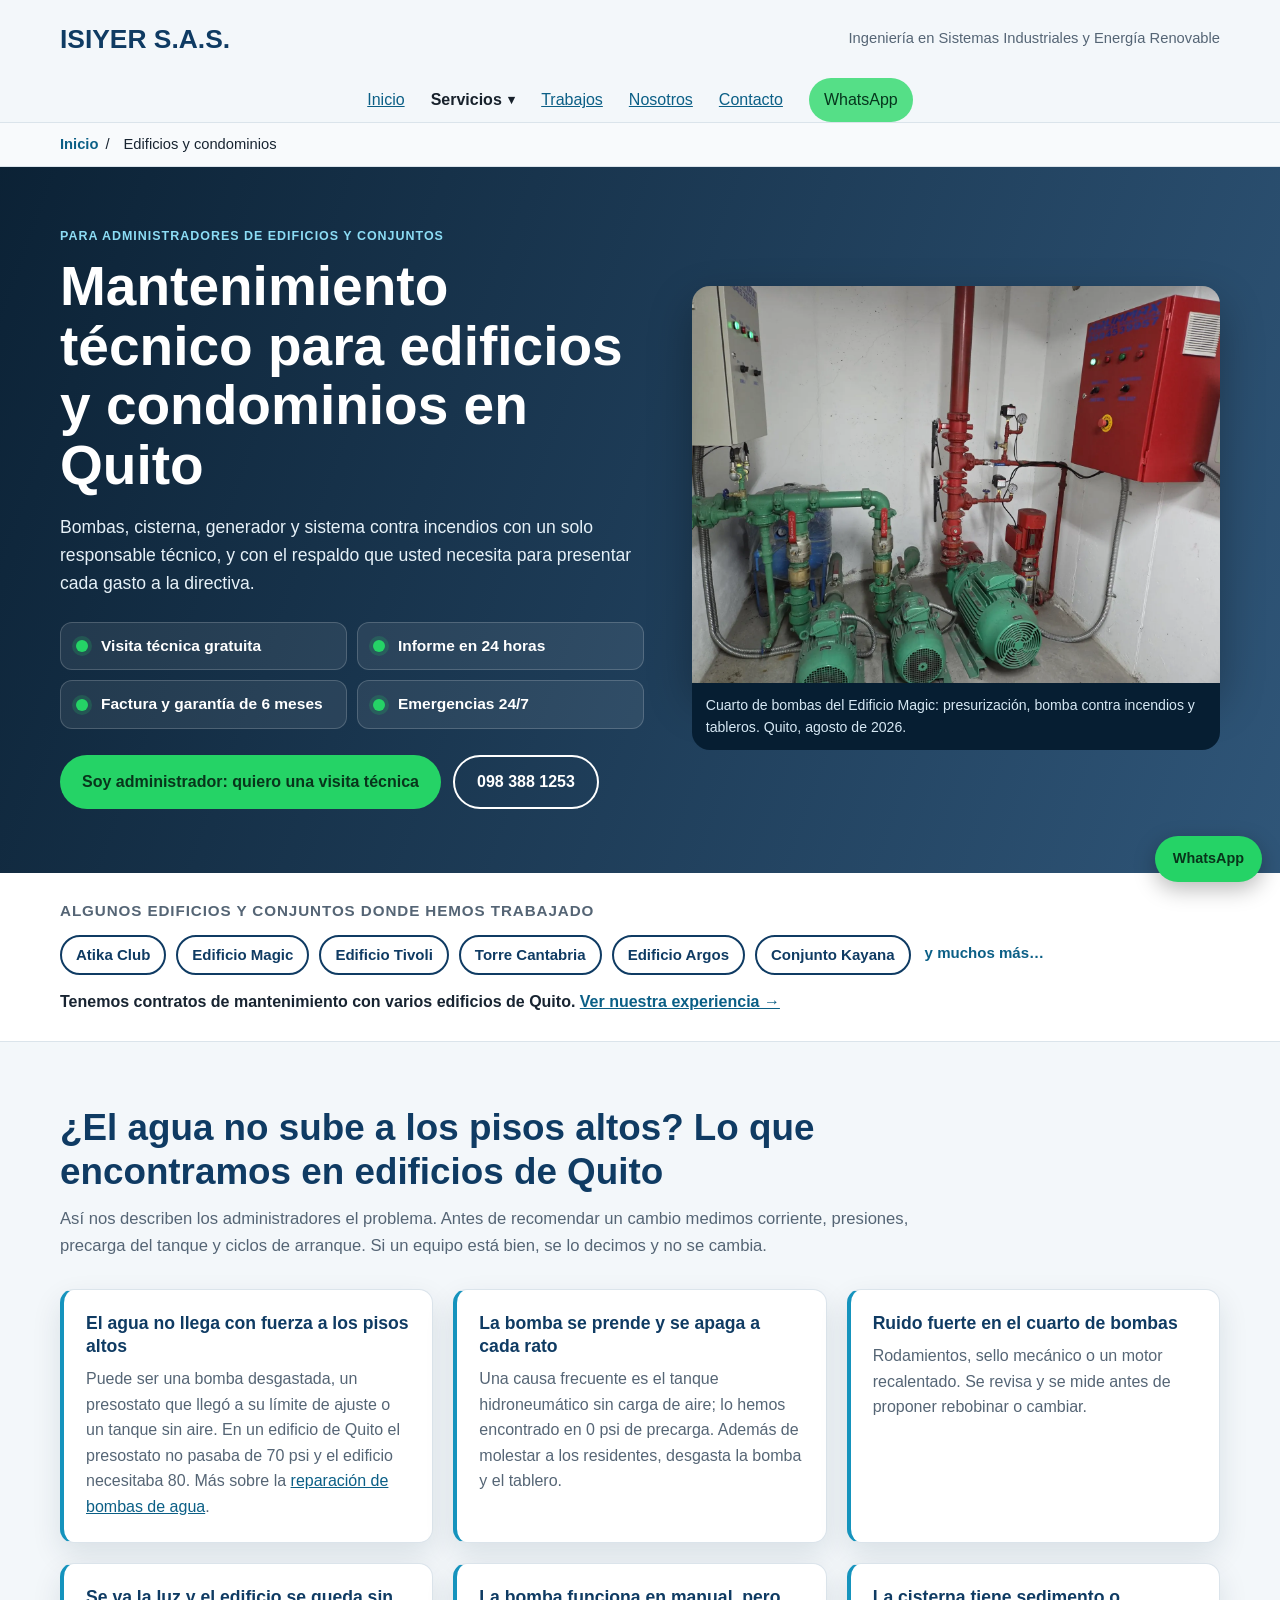
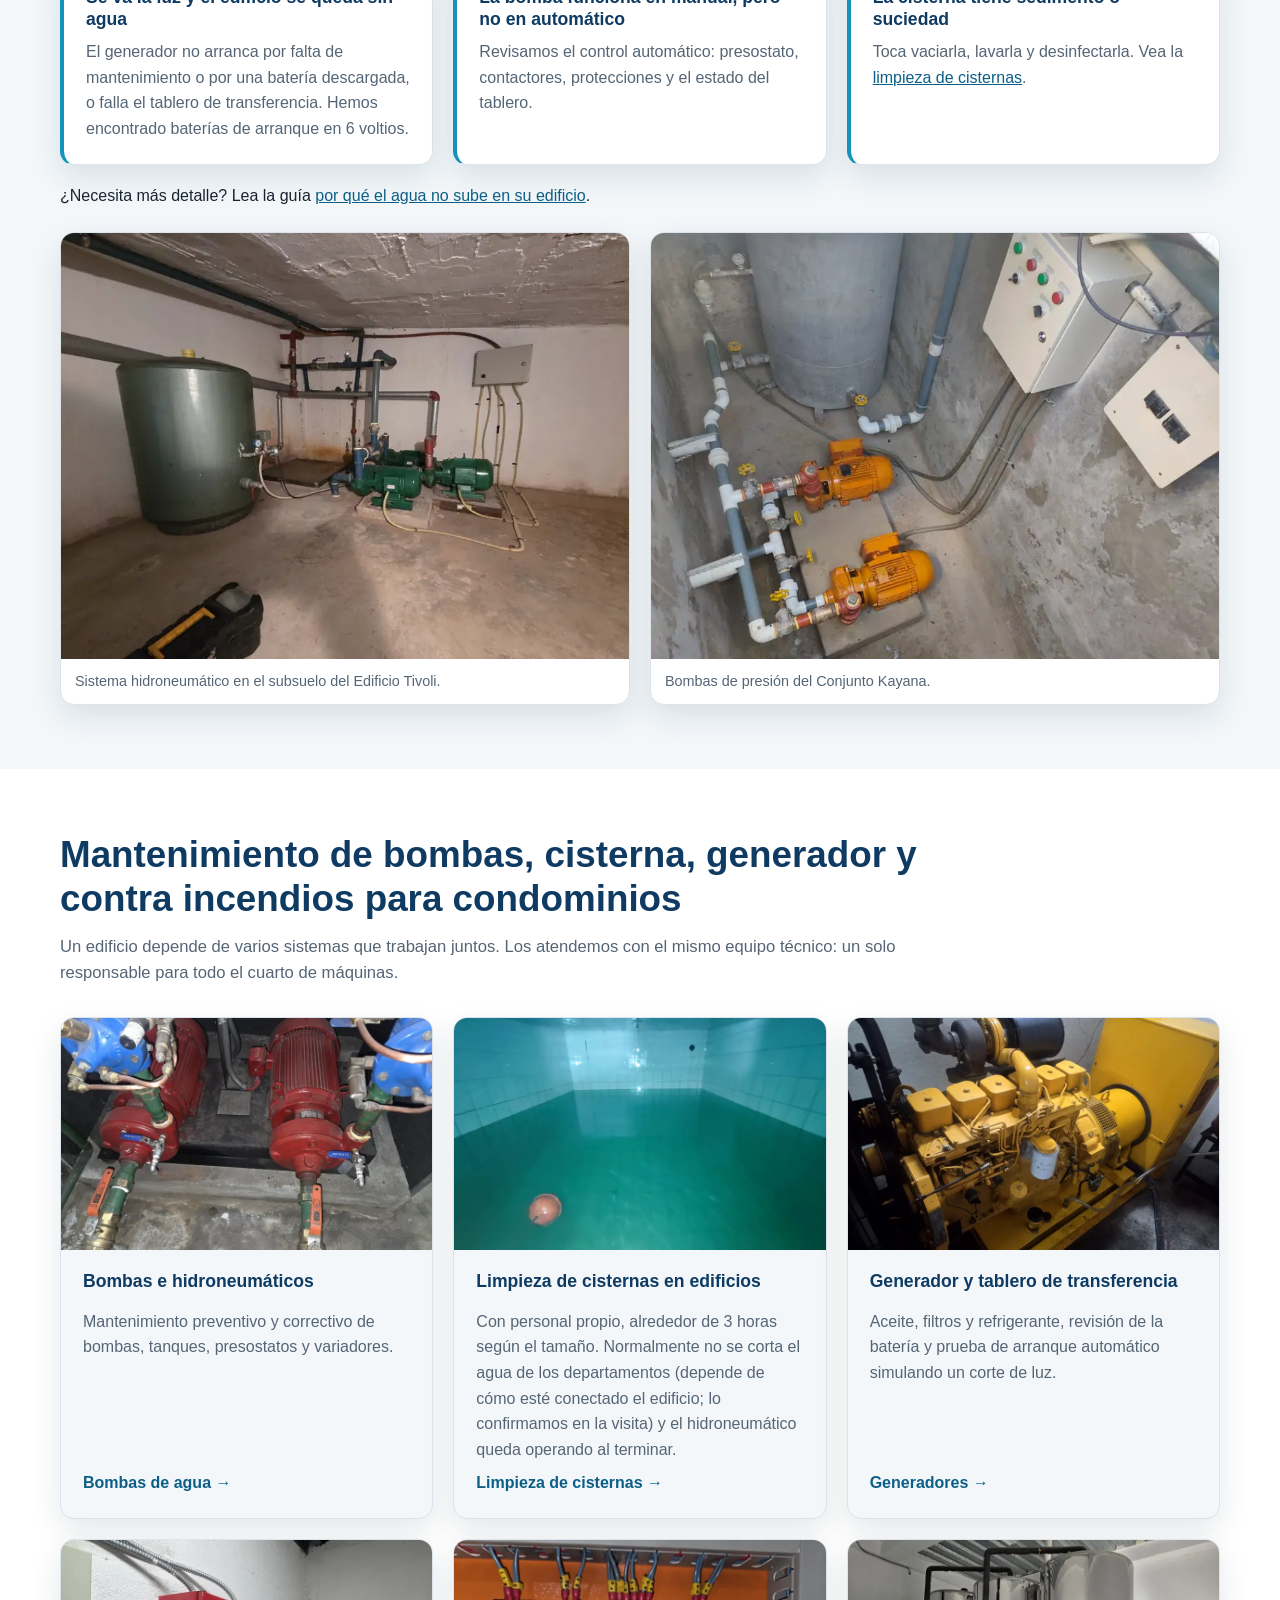
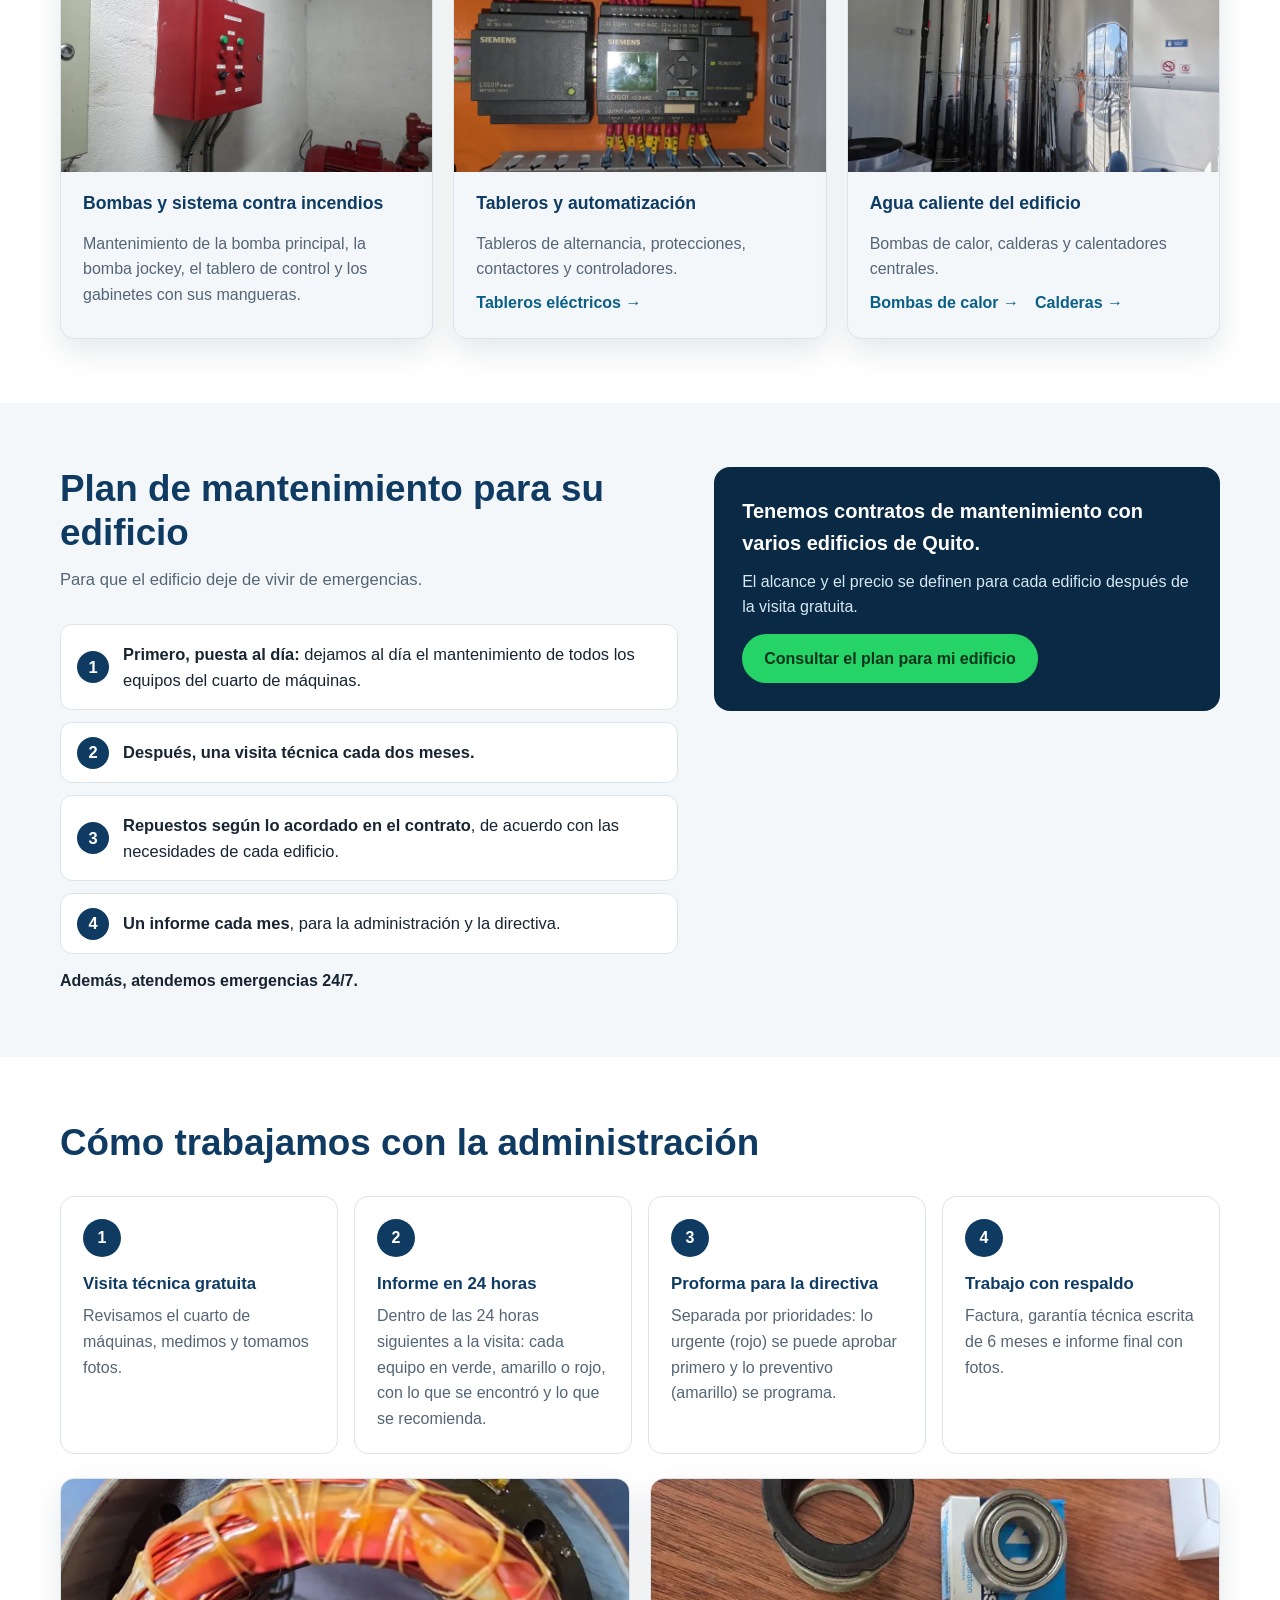
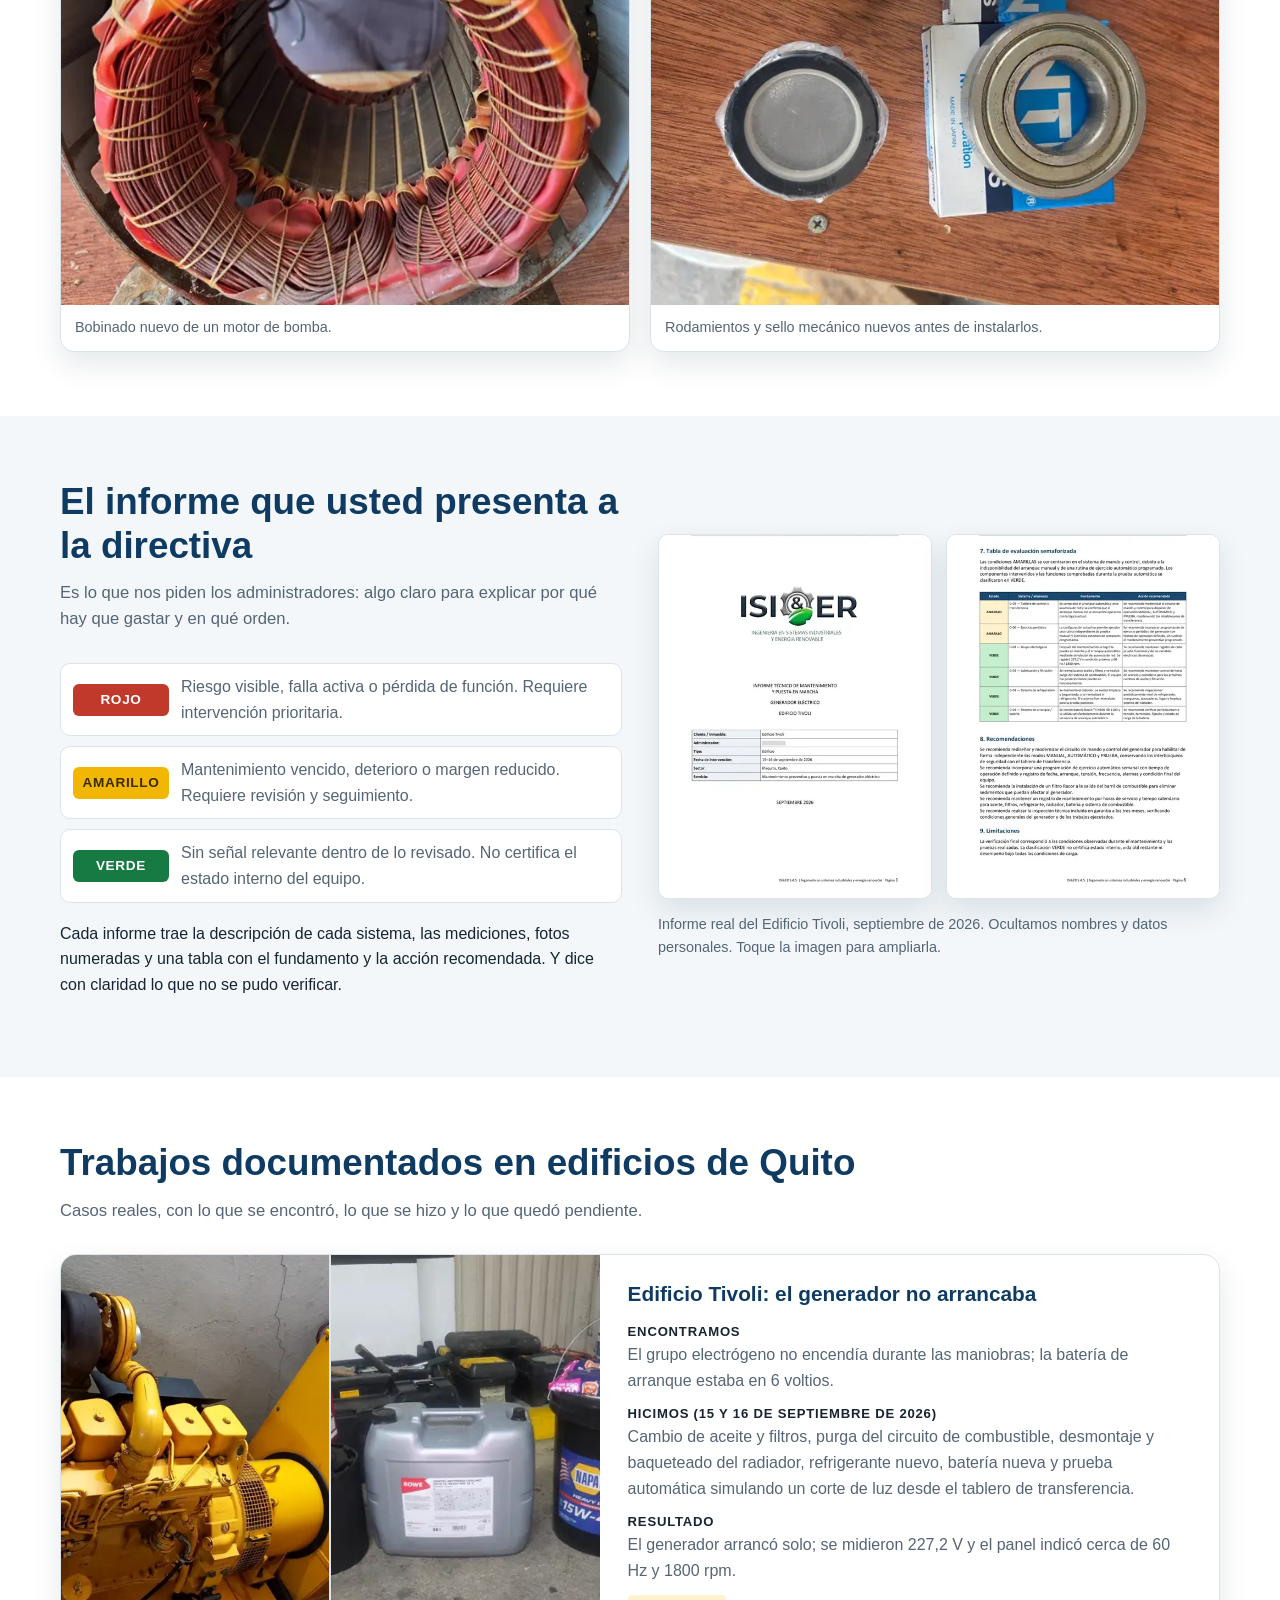
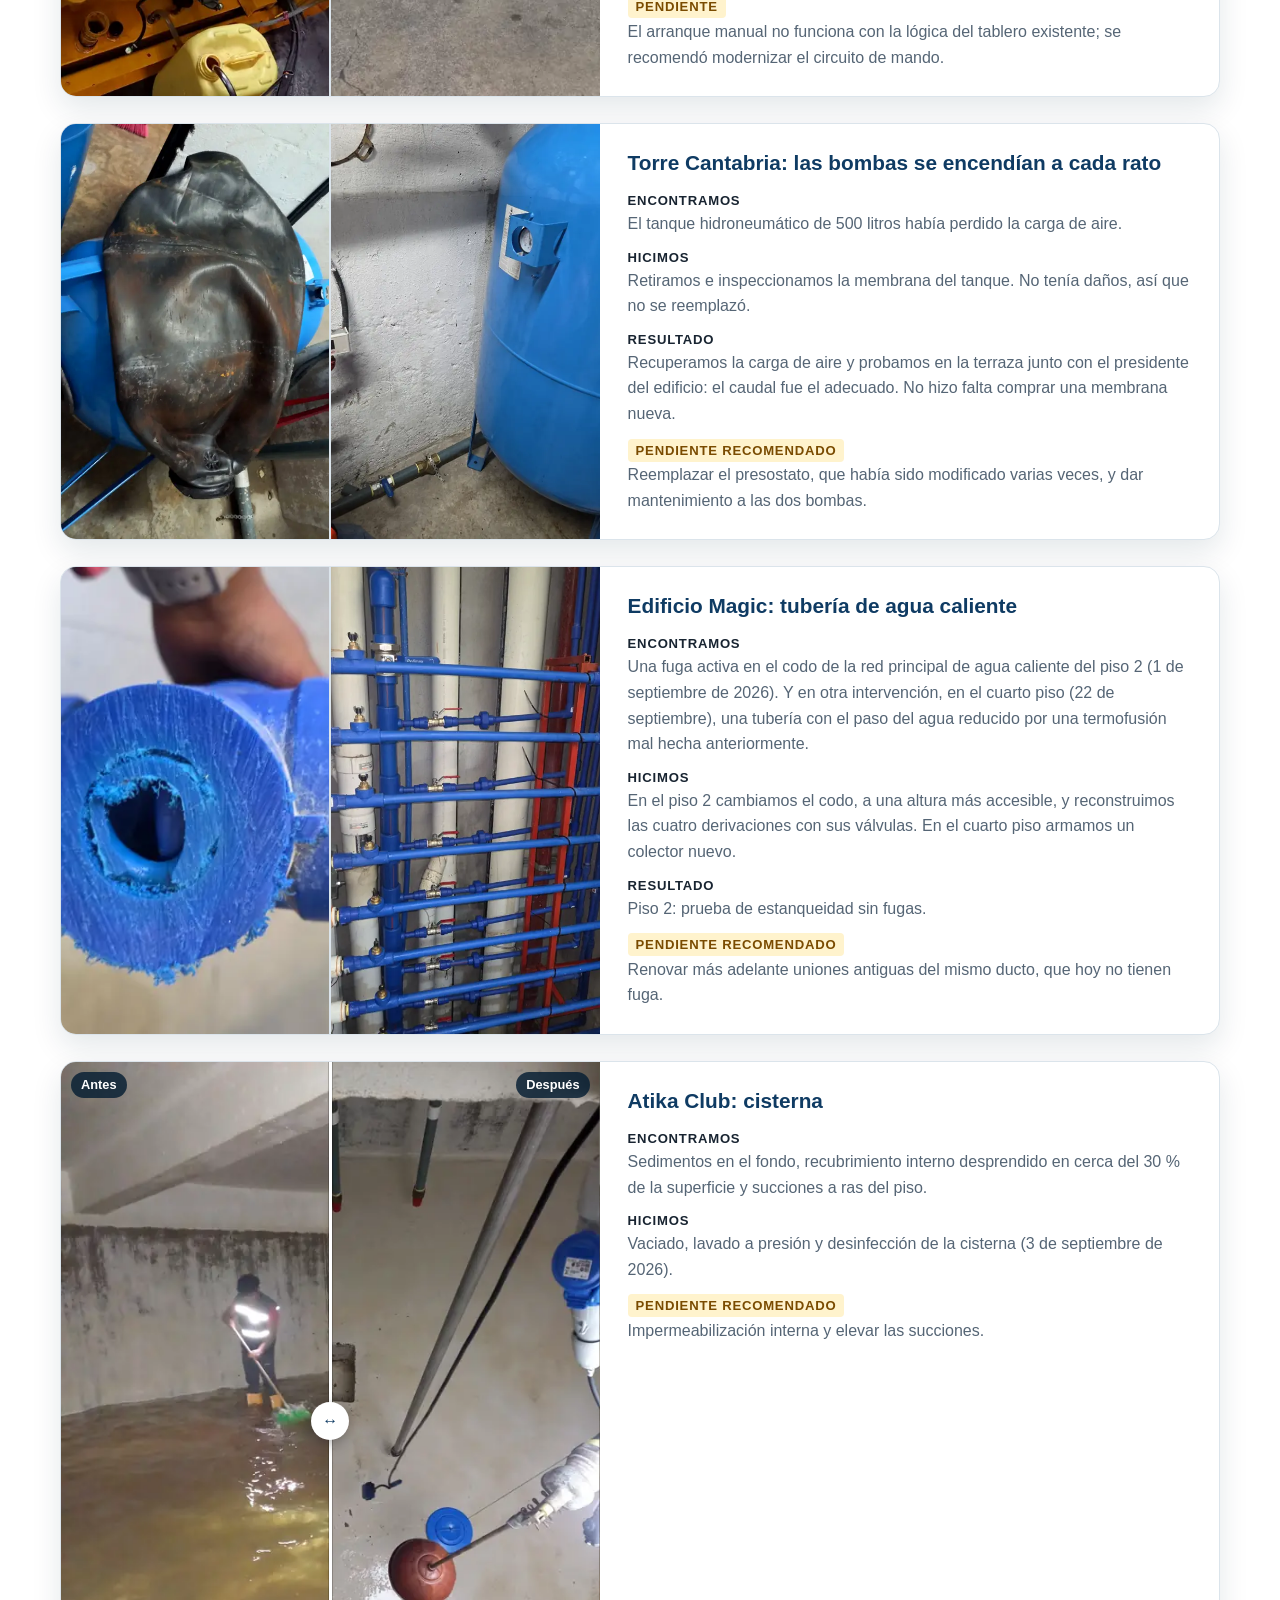
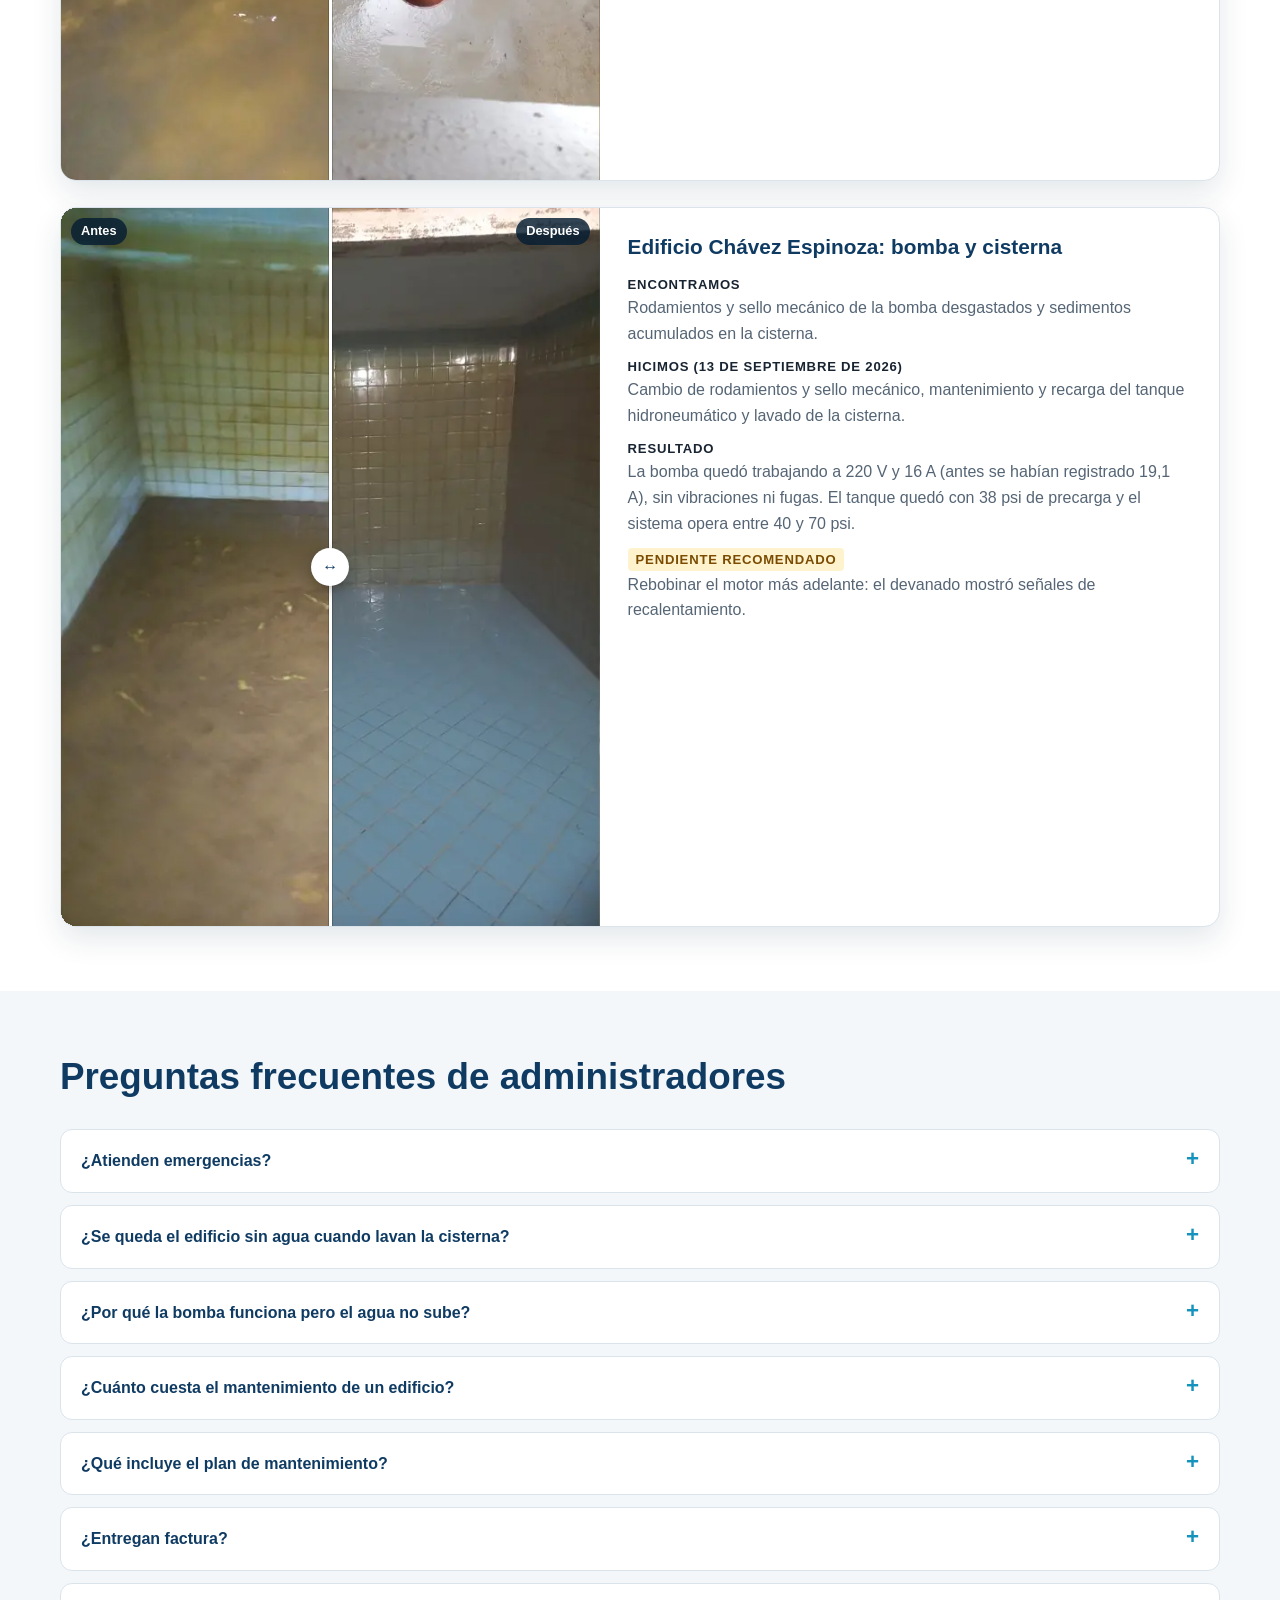
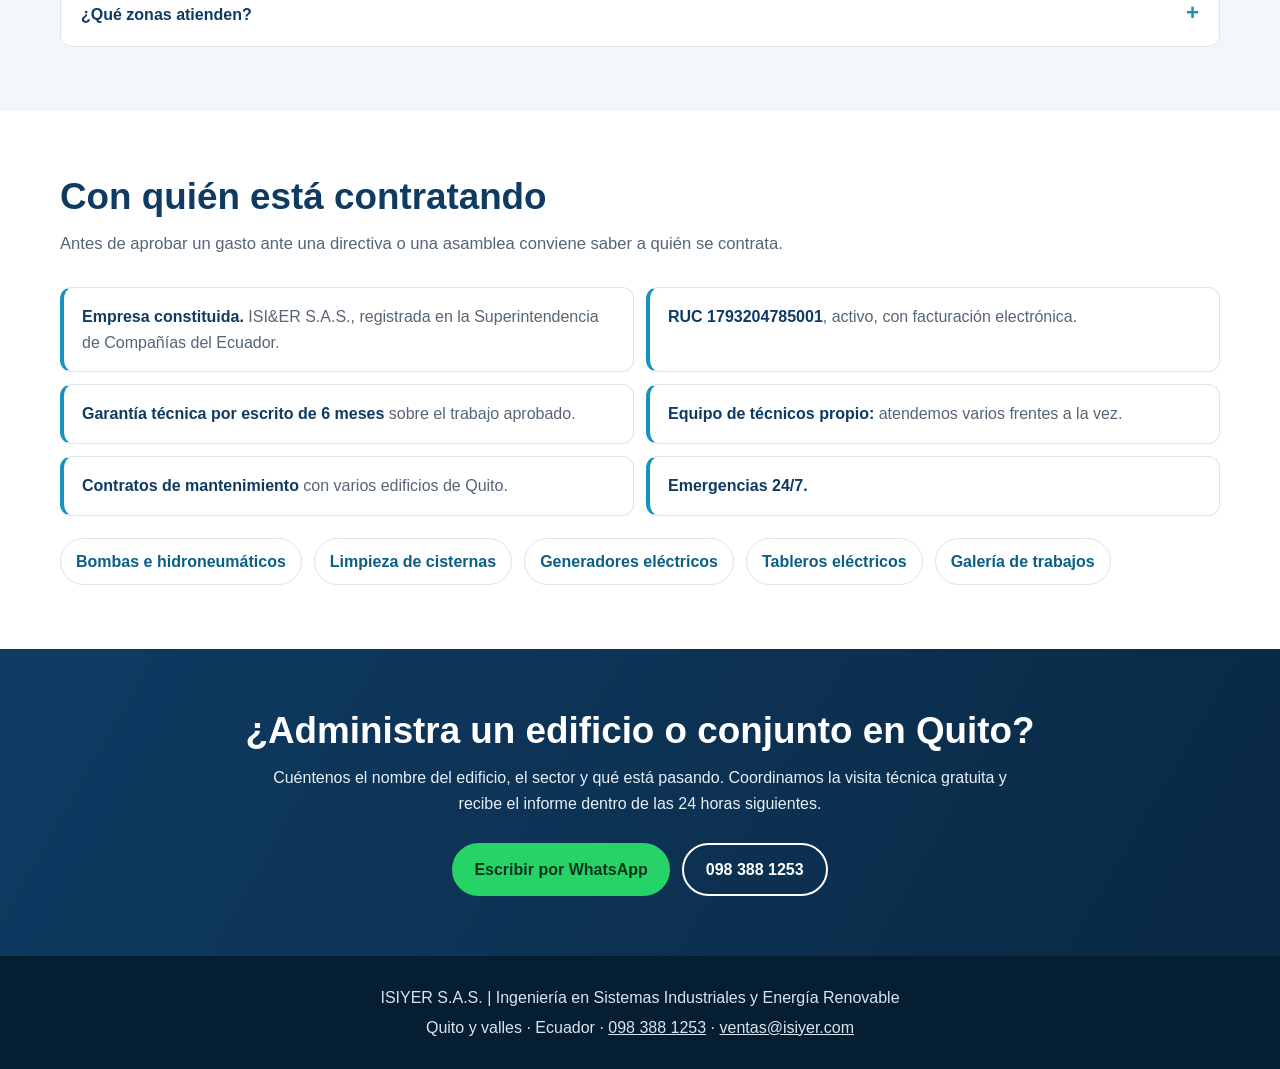
<file: edificios-y-condominios.html>
<!DOCTYPE html>
<html lang="es">
<head>
  <meta charset="utf-8">
  <meta name="viewport" content="width=device-width,initial-scale=1">
  <title>Mantenimiento técnico para edificios y condominios en Quito</title>
  <meta name="description" content="Bombas, cisterna, generador y contra incendios de su edificio con un solo responsable. Visita gratis, informe en 24 h y emergencias 24/7.">
  <meta name="robots" content="index,follow,max-image-preview:large">
  <link rel="canonical" href="https://www.isiyer.com/edificios-y-condominios.html">
  <link rel="icon" type="image/png" href="ISIYERLOGO.png">
  <meta property="og:type" content="website">
  <meta property="og:locale" content="es_EC">
  <meta property="og:title" content="Mantenimiento técnico para edificios y condominios en Quito">
  <meta property="og:description" content="Bombas, cisterna, generador y contra incendios con un solo responsable técnico. Visita gratis, informe en 24 horas y emergencias 24/7.">
  <meta property="og:url" content="https://www.isiyer.com/edificios-y-condominios.html">
  <meta property="og:image" content="https://www.isiyer.com/fotos/edificios/cuarto-de-bombas-edificio-quito.webp">
  <meta name="twitter:card" content="summary_large_image">
  <meta name="twitter:title" content="Mantenimiento técnico para edificios y condominios en Quito">
  <meta name="twitter:description" content="Bombas, cisterna, generador y contra incendios con un solo responsable técnico en Quito.">
  <meta name="twitter:image" content="https://www.isiyer.com/fotos/edificios/cuarto-de-bombas-edificio-quito.webp">
  <link rel="preload" as="image" href="fotos/edificios/cuarto-de-bombas-edificio-quito-800.webp" media="(max-width:900px)">
  <script async src="https://www.googletagmanager.com/gtag/js?id=G-1HBVBWM2G4"></script>
  <script>window.dataLayer=window.dataLayer||[];function gtag(){dataLayer.push(arguments)}gtag('js',new Date());gtag('config','G-1HBVBWM2G4');</script>
  <script src="analytics-isiyer.js" defer></script>
  <link rel="stylesheet" href="navigation-isiyer.css">
  <script src="navigation-isiyer.js" defer></script>
<style>
  :root{--navy:#0a2944;--blue:#0f3b63;--cyan:#1593bd;--green:#25d366;--ink:#182431;--muted:#556575;--paper:#fff;--soft:#f3f7fa;--line:#dbe4eb;--red:#c0392b;--amber:#f2b705;--ok:#177a42;--shadow:0 12px 30px rgba(10,41,68,.11)}
  *{box-sizing:border-box}html{scroll-behavior:smooth}body{margin:0;background:var(--soft);color:var(--ink);font-family:Arial,Helvetica,sans-serif;line-height:1.6}img{display:block;max-width:100%;height:auto}a{color:#0b5f86}a:focus-visible,summary:focus-visible,input:focus-visible{outline:3px solid #ffc928;outline-offset:3px}.sr-only{position:absolute;width:1px;height:1px;padding:0;margin:-1px;overflow:hidden;clip:rect(0,0,0,0);white-space:nowrap;border:0}
  .topbar{width:min(1160px,calc(100% - 40px));margin:auto;display:flex;align-items:center;justify-content:space-between;gap:24px;padding:18px 0}.brand{color:var(--blue);font-size:1.65rem;font-weight:800;text-decoration:none}.brand-tagline{margin:0;color:var(--muted);font-size:.92rem;text-align:right}
  .breadcrumb-wrap{background:#f8fafc;border-block:1px solid var(--line)}.breadcrumb{width:min(1160px,calc(100% - 40px));margin:auto;padding:10px 0;font-size:.92rem}.breadcrumb a{font-weight:700;text-decoration:none}.breadcrumb span{margin:0 7px}
  .container,.hero-grid{width:min(1160px,calc(100% - 40px));margin:auto}
  .hero{background:linear-gradient(110deg,rgba(4,27,47,.97),rgba(15,59,99,.86));color:#fff;padding:60px 0 64px}.hero-grid{display:grid;grid-template-columns:1.05fr .95fr;gap:48px;align-items:center}.eyebrow{margin:0 0 10px;color:#8cddf5;font-weight:800;letter-spacing:.08em;text-transform:uppercase;font-size:.78rem}.hero h1{font-size:clamp(2.05rem,4.3vw,3.5rem);line-height:1.08;margin:0 0 18px}.hero .lead{font-size:1.1rem;max-width:640px;margin:0;color:#e6f1f8}
  .hero-points{list-style:none;padding:0;margin:24px 0 0;display:grid;grid-template-columns:1fr 1fr;gap:10px}.hero-points li{background:rgba(255,255,255,.08);border:1px solid rgba(255,255,255,.18);border-radius:12px;padding:11px 14px 11px 40px;position:relative;font-weight:700;font-size:.97rem}.hero-points li:before{content:"";position:absolute;left:15px;top:50%;width:12px;height:12px;margin-top:-6px;border-radius:50%;background:var(--green);box-shadow:0 0 0 4px rgba(37,211,102,.18)}
  .hero-media{margin:0}.hero-media img{width:100%;aspect-ratio:4/3;object-fit:cover;border-radius:18px 18px 0 0;box-shadow:0 18px 44px rgba(0,0,0,.3)}.hero-media figcaption{padding:11px 14px;background:#061e32;color:#d6e8f4;border-radius:0 0 18px 18px;font-size:.88rem}
  .actions{display:flex;flex-wrap:wrap;gap:12px;margin-top:26px}.button{display:inline-flex;align-items:center;justify-content:center;min-height:48px;padding:12px 22px;border-radius:999px;text-decoration:none;font-weight:800}.button-primary{background:var(--green);color:#08351b}.button-primary:hover{background:#1fb856}.button-secondary{border:2px solid currentColor;color:inherit}.button-dark{background:var(--blue);color:#fff}.button-dark:hover{background:var(--navy)}
  main section.clients{padding:0;background:#fff;border-bottom:1px solid var(--line)}.clients .container{padding:26px 0}.clients p{margin:0 0 12px;color:var(--muted);font-size:.95rem;font-weight:700;text-transform:uppercase;letter-spacing:.06em}.client-list{display:flex;flex-wrap:wrap;gap:8px 10px;padding:0;margin:0;list-style:none}.client-list li{background:var(--soft);border:1px solid var(--line);border-radius:999px;padding:6px 14px;font-weight:700;color:var(--blue);font-size:.94rem}.client-list li.key{background:#fff;border:2px solid var(--blue)}.client-list li.more{background:none;border:none;padding:6px 4px}.client-list li.more a{font-weight:800;text-decoration:none}.clients .contracts{margin:14px 0 0;text-transform:none;letter-spacing:0;color:var(--ink);font-size:1rem}
  main section{padding:64px 0}.section-alt{background:#fff}.section-head{max-width:860px;margin-bottom:30px}.section-head h2,.cta h2{margin:0 0 12px;color:var(--blue);font-size:clamp(1.6rem,3vw,2.3rem);line-height:1.2}.section-head p{color:var(--muted);margin:0;font-size:1.04rem}
  .grid{display:grid;grid-template-columns:repeat(3,1fr);gap:20px}.card{background:#fff;border:1px solid var(--line);border-radius:14px;padding:22px;box-shadow:var(--shadow)}.section-alt .card{background:var(--soft)}.card h3{margin:0 0 8px;color:var(--blue);font-size:1.1rem;line-height:1.3}.card p{margin:0;color:var(--muted)}.symptom{border-left:4px solid var(--cyan)}
  .pair{display:grid;grid-template-columns:1fr 1fr;gap:20px;margin-top:24px}
  .photo{margin:0;background:#fff;border:1px solid var(--line);border-radius:14px;overflow:hidden;box-shadow:var(--shadow)}.photo img{width:100%;aspect-ratio:4/3;object-fit:cover}.photo figcaption{padding:11px 14px;color:var(--muted);font-size:.9rem}
  .service{padding:0;overflow:hidden;display:flex;flex-direction:column}.service img{width:100%;aspect-ratio:16/10;object-fit:cover}.service .body{padding:20px 22px 22px;display:flex;flex-direction:column;gap:8px;flex:1}.service .more{margin-top:auto;font-weight:800;text-decoration:none}.service-noimg{justify-content:center;border-top:4px solid var(--cyan)}
  .plan{display:grid;grid-template-columns:1.1fr .9fr;gap:36px;align-items:start}.plan-list{counter-reset:p;list-style:none;padding:0;margin:0;display:grid;gap:12px}.plan-list li{position:relative;background:#fff;border:1px solid var(--line);border-radius:12px;padding:16px 18px 16px 62px;font-size:1.03rem}.plan-list li:before{counter-increment:p;content:counter(p);position:absolute;left:16px;top:50%;transform:translateY(-50%);display:grid;place-items:center;width:32px;height:32px;border-radius:50%;background:var(--blue);color:#fff;font-weight:800}.plan-box{background:var(--navy);color:#fff;border-radius:16px;padding:28px;position:sticky;top:24px}.plan-box h3{margin:0 0 10px;font-size:1.25rem}.plan-box p{margin:0 0 14px;color:#d6e8f4}
  .steps{counter-reset:step;display:grid;grid-template-columns:repeat(4,1fr);gap:16px;padding:0;margin:0;list-style:none}.steps li{background:#fff;border:1px solid var(--line);border-radius:14px;padding:22px;color:var(--muted)}.steps li strong{display:block;color:var(--blue);font-size:1.05rem;margin-bottom:6px}.steps li:before{counter-increment:step;content:counter(step);display:grid;place-items:center;width:38px;height:38px;margin-bottom:14px;border-radius:50%;background:var(--blue);color:#fff;font-weight:800}
  .report{display:grid;grid-template-columns:1fr 1fr;gap:36px;align-items:center}.legend{list-style:none;padding:0;margin:18px 0;display:grid;gap:10px}.legend li{display:grid;grid-template-columns:96px 1fr;gap:12px;align-items:center;background:#fff;border:1px solid var(--line);border-radius:10px;padding:10px 12px;color:var(--muted)}.legend b{display:block;text-align:center;border-radius:6px;padding:5px 0;color:#fff;font-size:.85rem;letter-spacing:.05em}.legend .l-amber{color:#3d2b00}.l-red{background:var(--red)}.l-amber{background:var(--amber)}.l-green{background:var(--ok)}
  .report-imgs{display:grid;grid-template-columns:1fr 1fr;gap:14px}.report-imgs a{display:block;border-radius:10px;overflow:hidden;border:1px solid var(--line);box-shadow:var(--shadow);background:#fff}.report-imgs img{width:100%;aspect-ratio:3/4;object-fit:cover;object-position:top}.report-cap{grid-column:1/-1;margin:0;color:var(--muted);font-size:.9rem}
  .cases{display:grid;gap:26px}.case{display:grid;grid-template-columns:1fr 1.15fr;gap:0;background:#fff;border:1px solid var(--line);border-radius:16px;overflow:hidden;box-shadow:var(--shadow)}.case-media{display:grid;grid-template-columns:1fr 1fr;gap:2px;background:var(--line)}.case-media img{width:100%;height:100%;min-height:240px;object-fit:cover}.case-body{padding:26px 28px}.case-body h3{margin:0 0 14px;color:var(--blue);font-size:1.3rem;line-height:1.25}.case-body dl{margin:0;display:grid;gap:10px}.case-body dt{font-weight:800;color:var(--ink);font-size:.82rem;text-transform:uppercase;letter-spacing:.06em}.case-body dd{margin:0;color:var(--muted)}.case-body .pend dt{display:inline-block;color:#7a4b00;background:#fff3cd;border-radius:4px;padding:1px 8px}
  .ba{position:relative;overflow:hidden;--pos:50%;aspect-ratio:3/4;background:#ddd}.ba img{position:absolute;inset:0;width:100%;height:100%;object-fit:cover;min-height:0}.ba .after{clip-path:inset(0 0 0 var(--pos))}.ba .line{position:absolute;top:0;bottom:0;left:var(--pos);width:3px;margin-left:-1.5px;background:#fff;box-shadow:0 0 0 1px rgba(0,0,0,.2);pointer-events:none}.ba .line:after{content:"\2194";position:absolute;top:50%;left:50%;transform:translate(-50%,-50%);width:38px;height:38px;border-radius:50%;background:#fff;color:var(--blue);display:grid;place-items:center;font-weight:900;box-shadow:0 4px 14px rgba(0,0,0,.3)}.ba input{position:absolute;inset:0;width:100%;height:100%;margin:0;opacity:0;cursor:ew-resize}.ba .tag{position:absolute;top:10px;padding:3px 10px;border-radius:999px;background:rgba(6,30,50,.82);color:#fff;font-size:.8rem;font-weight:800;pointer-events:none}.ba .t-a{left:10px}.ba .t-d{right:10px}.case-ba{grid-template-columns:1fr}
  .faq{display:grid;gap:12px}.faq details{background:#fff;border:1px solid var(--line);border-radius:12px;padding:18px 20px}.section-alt .faq details{background:var(--soft)}.faq summary{cursor:pointer;color:var(--blue);font-weight:800;list-style:none;display:flex;justify-content:space-between;gap:16px}.faq summary::-webkit-details-marker{display:none}.faq summary:after{content:"+";font-size:1.4rem;line-height:1;color:var(--cyan)}.faq details[open] summary:after{content:"\2212"}.faq p{margin:12px 0 0;color:var(--muted)}
  .respaldo-list{display:grid;grid-template-columns:1fr 1fr;gap:12px;padding:0;margin:0;list-style:none}.respaldo-list li{background:#fff;border:1px solid var(--line);border-left:4px solid var(--cyan);border-radius:12px;padding:16px 18px;color:var(--muted)}.respaldo-list strong{color:var(--blue)}
  .related{display:flex;gap:12px;flex-wrap:wrap;margin-top:22px}.related a{background:#fff;border:1px solid var(--line);border-radius:999px;padding:10px 15px;font-weight:700;text-decoration:none}
  .cta{background:linear-gradient(120deg,var(--blue),var(--navy));color:#fff;text-align:center;padding:60px 20px}.cta h2{color:#fff}.cta .actions{justify-content:center}.cta p{max-width:760px;margin:auto;color:#e6f1f8}
  .footer{background:#061e32;color:#d9e5ed;text-align:center;padding:25px 20px}.footer p{margin:4px}.footer a{color:#d9e5ed}
  .whatsapp-float{position:fixed;right:18px;bottom:max(18px,env(safe-area-inset-bottom));z-index:20;display:grid;place-items:center;min-width:58px;height:46px;padding:0 18px;border-radius:999px;background:var(--green);color:#08351b;font-size:.9rem;font-weight:800;white-space:nowrap;text-decoration:none;box-shadow:0 7px 22px rgba(0,0,0,.28)}.whatsapp-float:hover,.whatsapp-float:focus-visible{background:#1fb856}
  @media(max-width:1000px){.steps{grid-template-columns:repeat(2,1fr)}.case{grid-template-columns:1fr}}
  @media(max-width:900px){.hero-grid,.plan,.report{grid-template-columns:1fr}.grid{grid-template-columns:repeat(2,1fr)}}
  @media(max-width:680px){.topbar,.breadcrumb,.hero-grid,.container{width:min(100% - 32px,1160px)}.brand-tagline{max-width:210px}.hero{padding:40px 0 46px}.hero h1{font-size:2.05rem}.hero-points{grid-template-columns:1fr}.actions{flex-direction:column}.hero .actions,.cta .actions{padding-right:64px}.button{width:100%}.grid,.pair,.steps,.respaldo-list{grid-template-columns:1fr}main section{padding:46px 0}.case-body{padding:22px 20px}.case-media img{min-height:200px}.whatsapp-float{height:42px;padding:0 14px;right:12px;bottom:max(12px,env(safe-area-inset-bottom))}}
  @media(prefers-reduced-motion:reduce){html{scroll-behavior:auto}}
</style>
</head>
<body>
  <header>
    <div class="topbar"><a class="brand" href="/">ISIYER S.A.S.<span class="sr-only"> (ir al inicio)</span></a><p class="brand-tagline">Ingeniería en Sistemas Industriales y Energía Renovable</p></div>
    <nav class="secondary-service-nav" aria-label="Navegación principal">
      <a href="/#inicio">Inicio</a><details class="services-menu"><summary aria-label="Abrir menú de servicios" aria-expanded="false">Servicios</summary><div class="services-submenu"><a href="bombas-de-agua.html">Bombas e hidroneumáticos</a><a href="bombas-de-calor.html">Bombas de calor</a><a href="generadores-electricos.html">Generadores eléctricos</a><a href="cisternas.html">Limpieza de cisternas</a><a href="tableros-electricos.html">Tableros eléctricos</a><a href="aire-acondicionado.html">Climatización</a><a href="calderas.html">Calderas</a><a href="edificios-y-condominios.html" aria-current="page">Edificios y condominios</a></div></details><a href="/#proyectos">Trabajos</a><a href="/#nosotros">Nosotros</a><a href="/#contacto">Contacto</a><a class="nav-whatsapp" data-cta-location="menu" href="https://wa.me/593983881253?text=Hola%2C%20administro%20un%20edificio%20en%20Quito%20y%20necesito%20una%20revisi%C3%B3n%20t%C3%A9cnica.%20%5BEdificios%5D" target="_blank" rel="noopener noreferrer">WhatsApp</a>
    </nav>
  </header>
  <div class="breadcrumb-wrap"><nav class="breadcrumb" aria-label="Migas de pan"><a href="/">Inicio</a><span aria-hidden="true">/</span><span>Edificios y condominios</span></nav></div>
  <main>
    <section class="hero"><div class="hero-grid"><div>
      <p class="eyebrow">Para administradores de edificios y conjuntos</p>
      <h1>Mantenimiento técnico para edificios y condominios en Quito</h1>
      <p class="lead">Bombas, cisterna, generador y sistema contra incendios con un solo responsable técnico, y con el respaldo que usted necesita para presentar cada gasto a la directiva.</p>
      <ul class="hero-points"><li>Visita técnica gratuita</li><li>Informe en 24 horas</li><li>Factura y garantía de 6 meses</li><li>Emergencias 24/7</li></ul>
      <div class="actions"><a class="button button-primary" data-cta-location="hero" href="https://wa.me/593983881253?text=Hola%2C%20administro%20el%20edificio%20___%20en%20Quito%20(sector%20___)%20y%20quiero%20coordinar%20la%20visita%20t%C3%A9cnica%20gratuita.%20%5BEdificios%5D" target="_blank" rel="noopener noreferrer">Soy administrador: quiero una visita técnica</a><a class="button button-secondary" data-cta-location="hero" href="tel:+593983881253">098&nbsp;388&nbsp;1253</a></div>
    </div>
      <figure class="hero-media"><picture><source media="(max-width:900px)" srcset="fotos/edificios/cuarto-de-bombas-edificio-quito-800.webp"><img src="fotos/edificios/cuarto-de-bombas-edificio-quito.webp" width="1600" height="1200" alt="Cuarto de bombas de un edificio en Quito con bombas de presión, bomba contra incendios y tableros" fetchpriority="high" decoding="async"></picture><figcaption>Cuarto de bombas del Edificio Magic: presurización, bomba contra incendios y tableros. Quito, agosto de 2026.</figcaption></figure>
    </div></section>

    <section class="clients" aria-label="Clientes"><div class="container">
      <p>Algunos edificios y conjuntos donde hemos trabajado</p>
      <ul class="client-list"><li class="key">Atika Club</li><li class="key">Edificio Magic</li><li class="key">Edificio Tivoli</li><li class="key">Torre Cantabria</li><li class="key">Edificio Argos</li><li class="key">Conjunto Kayana</li><li class="more"><a href="experiencia.html">y muchos más…</a></li></ul>
      <p class="contracts"><strong>Tenemos contratos de mantenimiento con varios edificios de Quito.</strong> <a href="experiencia.html">Ver nuestra experiencia →</a></p>
    </div></section>

    <section><div class="container">
      <div class="section-head"><h2>¿El agua no sube a los pisos altos? Lo que encontramos en edificios de Quito</h2><p>Así nos describen los administradores el problema. Antes de recomendar un cambio medimos corriente, presiones, precarga del tanque y ciclos de arranque. Si un equipo está bien, se lo decimos y no se cambia.</p></div>
      <div class="grid">
        <article class="card symptom"><h3>El agua no llega con fuerza a los pisos altos</h3><p>Puede ser una bomba desgastada, un presostato que llegó a su límite de ajuste o un tanque sin aire. En un edificio de Quito el presostato no pasaba de 70 psi y el edificio necesitaba 80. Más sobre la <a href="bombas-de-agua.html">reparación de bombas de agua</a>.</p></article>
        <article class="card symptom"><h3>La bomba se prende y se apaga a cada rato</h3><p>Una causa frecuente es el tanque hidroneumático sin carga de aire; lo hemos encontrado en 0 psi de precarga. Además de molestar a los residentes, desgasta la bomba y el tablero.</p></article>
        <article class="card symptom"><h3>Ruido fuerte en el cuarto de bombas</h3><p>Rodamientos, sello mecánico o un motor recalentado. Se revisa y se mide antes de proponer rebobinar o cambiar.</p></article>
        <article class="card symptom"><h3>Se va la luz y el edificio se queda sin agua</h3><p>El generador no arranca por falta de mantenimiento o por una batería descargada, o falla el tablero de transferencia. Hemos encontrado baterías de arranque en 6 voltios.</p></article>
        <article class="card symptom"><h3>La bomba funciona en manual, pero no en automático</h3><p>Revisamos el control automático: presostato, contactores, protecciones y el estado del tablero.</p></article>
        <article class="card symptom"><h3>La cisterna tiene sedimento o suciedad</h3><p>Toca vaciarla, lavarla y desinfectarla. Vea la <a href="cisternas.html">limpieza de cisternas</a>.</p></article>
      </div>
      <p style="margin:18px 0 0">¿Necesita más detalle? Lea la guía <a href="agua-no-sube-edificio.html">por qué el agua no sube en su edificio</a>.</p>
      <div class="pair">
        <figure class="photo"><img src="fotos/edificios/hidroneumatico-subsuelo-edificio-quito-800.webp" width="800" height="600" alt="Sistema hidroneumático en el subsuelo del Edificio Tivoli en Quito" loading="lazy" decoding="async"><figcaption>Sistema hidroneumático en el subsuelo del Edificio Tivoli.</figcaption></figure>
        <figure class="photo"><img src="fotos/edificios/bombas-conjunto-residencial-quito-800.webp" width="800" height="600" alt="Bombas de presión de un conjunto residencial en Quito" loading="lazy" decoding="async"><figcaption>Bombas de presión del Conjunto Kayana.</figcaption></figure>
      </div>
    </div></section>

    <section class="section-alt"><div class="container">
      <div class="section-head"><h2>Mantenimiento de bombas, cisterna, generador y contra incendios para condominios</h2><p>Un edificio depende de varios sistemas que trabajan juntos. Los atendemos con el mismo equipo técnico: un solo responsable para todo el cuarto de máquinas.</p></div>
      <div class="grid">
        <article class="card service"><img src="fotos/edificios/bombas-presion-constante-edificio-quito-800.webp" width="800" height="600" alt="Bombas de presión constante del Edificio Tiara en Quito" loading="lazy" decoding="async"><div class="body"><h3>Bombas e hidroneumáticos</h3><p>Mantenimiento preventivo y correctivo de bombas, tanques, presostatos y variadores.</p><a class="more" href="bombas-de-agua.html">Bombas de agua →</a></div></article>
        <article class="card service"><img src="fotos/edificios/cisterna-agua-limpia-conjunto-quito-800.webp" width="800" height="601" alt="Cisterna de agua limpia de un conjunto en Quito" loading="lazy" decoding="async"><div class="body"><h3>Limpieza de cisternas en edificios</h3><p>Con personal propio, alrededor de 3 horas según el tamaño. Normalmente no se corta el agua de los departamentos (depende de cómo esté conectado el edificio; lo confirmamos en la visita) y el hidroneumático queda operando al terminar.</p><a class="more" href="cisternas.html">Limpieza de cisternas →</a></div></article>
        <article class="card service"><img src="fotos/edificios/generador-electrico-edificio-quito-800.webp" width="800" height="600" alt="Motor del generador eléctrico de un edificio en Quito" loading="lazy" decoding="async"><div class="body"><h3>Generador y tablero de transferencia</h3><p>Aceite, filtros y refrigerante, revisión de la batería y prueba de arranque automático simulando un corte de luz.</p><a class="more" href="generadores-electricos.html">Generadores →</a></div></article>
        <article class="card service"><img src="fotos/edificios/tablero-bomba-contra-incendios-edificio-quito-800.webp" width="800" height="492" alt="Tablero de la bomba contra incendios de un edificio en Quito" loading="lazy" decoding="async"><div class="body"><h3>Bombas y sistema contra incendios</h3><p>Mantenimiento de la bomba principal, la bomba jockey, el tablero de control y los gabinetes con sus mangueras.</p></div></article>
        <article class="card service"><img src="fotos/edificios/tablero-control-bombas-plc-edificio-quito-800.webp" width="800" height="600" alt="Tablero de control de bombas con controlador programable" loading="lazy" decoding="async"><div class="body"><h3>Tableros y automatización</h3><p>Tableros de alternancia, protecciones, contactores y controladores.</p><a class="more" href="tableros-electricos.html">Tableros eléctricos →</a></div></article>
        <article class="card service"><img src="fotos/edificios/acumuladores-agua-caliente-edificio-magic-800.webp" width="800" height="600" alt="Tanques acumuladores de agua caliente del Edificio Magic" loading="lazy" decoding="async"><div class="body"><h3>Agua caliente del edificio</h3><p>Bombas de calor, calderas y calentadores centrales.</p><p style="margin:auto 0 0;display:flex;gap:16px;flex-wrap:wrap"><a class="more" href="bombas-de-calor.html">Bombas de calor →</a><a class="more" href="calderas.html">Calderas →</a></p></div></article>
      </div>
    </div></section>

    <section id="plan"><div class="container plan">
      <div><div class="section-head"><h2>Plan de mantenimiento para su edificio</h2><p>Para que el edificio deje de vivir de emergencias.</p></div>
        <ol class="plan-list"><li><strong>Primero, puesta al día:</strong> dejamos al día el mantenimiento de todos los equipos del cuarto de máquinas.</li><li><strong>Después, una visita técnica cada dos meses.</strong></li><li><strong>Repuestos según lo acordado en el contrato</strong>, de acuerdo con las necesidades de cada edificio.</li><li><strong>Un informe cada mes</strong>, para la administración y la directiva.</li></ol><p style="margin:14px 0 0;font-weight:700">Además, atendemos emergencias 24/7.</p></div>
      <div class="plan-box"><h3>Tenemos contratos de mantenimiento con varios edificios de Quito.</h3><p>El alcance y el precio se definen para cada edificio después de la visita gratuita.</p><a class="button button-primary" data-cta-location="plan" href="https://wa.me/593983881253?text=Hola%2C%20administro%20el%20edificio%20___%20y%20quiero%20informaci%C3%B3n%20del%20plan%20de%20mantenimiento.%20%5BEdificios%5D" target="_blank" rel="noopener noreferrer">Consultar el plan para mi edificio</a></div>
    </div></section>

    <section class="section-alt"><div class="container">
      <div class="section-head"><h2>Cómo trabajamos con la administración</h2></div>
      <ol class="steps"><li><strong>Visita técnica gratuita</strong>Revisamos el cuarto de máquinas, medimos y tomamos fotos.</li><li><strong>Informe en 24 horas</strong>Dentro de las 24 horas siguientes a la visita: cada equipo en verde, amarillo o rojo, con lo que se encontró y lo que se recomienda.</li><li><strong>Proforma para la directiva</strong>Separada por prioridades: lo urgente (rojo) se puede aprobar primero y lo preventivo (amarillo) se programa.</li><li><strong>Trabajo con respaldo</strong>Factura, garantía técnica escrita de 6 meses e informe final con fotos.</li></ol>
      <div class="pair">
        <figure class="photo"><img src="fotos/edificios/bobinado-nuevo-motor-bomba-quito-800.webp" width="800" height="492" alt="Bobinado nuevo de un motor de bomba" loading="lazy" decoding="async"><figcaption>Bobinado nuevo de un motor de bomba.</figcaption></figure>
        <figure class="photo"><img src="fotos/edificios/repuestos-rodamientos-sello-mecanico-800.webp" width="706" height="800" alt="Rodamientos y sello mecánico nuevos" loading="lazy" decoding="async"><figcaption>Rodamientos y sello mecánico nuevos antes de instalarlos.</figcaption></figure>
      </div>
    </div></section>

    <section id="informe"><div class="container report">
      <div><div class="section-head"><h2>El informe que usted presenta a la directiva</h2><p>Es lo que nos piden los administradores: algo claro para explicar por qué hay que gastar y en qué orden.</p></div>
        <ul class="legend"><li><b class="l-red">ROJO</b>Riesgo visible, falla activa o pérdida de función. Requiere intervención prioritaria.</li><li><b class="l-amber">AMARILLO</b>Mantenimiento vencido, deterioro o margen reducido. Requiere revisión y seguimiento.</li><li><b class="l-green">VERDE</b>Sin señal relevante dentro de lo revisado. No certifica el estado interno del equipo.</li></ul>
        <p>Cada informe trae la descripción de cada sistema, las mediciones, fotos numeradas y una tabla con el fundamento y la acción recomendada. Y dice con claridad lo que no se pudo verificar.</p></div>
      <div class="report-imgs">
        <a href="fotos/edificios/informe-semaforo-muestra-portada.webp" target="_blank" rel="noopener"><img src="fotos/edificios/informe-semaforo-muestra-portada-700.webp" width="495" height="662" alt="Portada de un informe técnico de ISI&amp;ER para el Edificio Tivoli" loading="lazy" decoding="async"></a>
        <a href="fotos/edificios/informe-semaforo-muestra-tabla-semaforo.webp" target="_blank" rel="noopener"><img src="fotos/edificios/informe-semaforo-muestra-tabla-semaforo-700.webp" width="495" height="662" alt="Tabla de evaluación en verde, amarillo y rojo de un informe técnico" loading="lazy" decoding="async"></a>
        <p class="report-cap">Informe real del Edificio Tivoli, septiembre de 2026. Ocultamos nombres y datos personales. Toque la imagen para ampliarla.</p>
      </div>
    </div></section>

    <section class="section-alt" id="trabajos"><div class="container">
      <div class="section-head"><h2>Trabajos documentados en edificios de Quito</h2><p>Casos reales, con lo que se encontró, lo que se hizo y lo que quedó pendiente.</p></div>
      <div class="cases">
        <article class="case"><div class="case-media"><img src="fotos/edificios/generador-sdmo-edificio-tivoli-quito-800.webp" width="800" height="600" alt="Generador eléctrico del Edificio Tivoli" loading="lazy" decoding="async"><img src="fotos/edificios/mantenimiento-generador-repuestos-edificio-tivoli-800.webp" width="800" height="492" alt="Batería, aceite, refrigerante y filtros nuevos para el mantenimiento del generador" loading="lazy" decoding="async"></div>
          <div class="case-body"><h3>Edificio Tivoli: el generador no arrancaba</h3><dl><div><dt>Encontramos</dt><dd>El grupo electrógeno no encendía durante las maniobras; la batería de arranque estaba en 6 voltios.</dd></div><div><dt>Hicimos (15 y 16 de septiembre de 2026)</dt><dd>Cambio de aceite y filtros, purga del circuito de combustible, desmontaje y baqueteado del radiador, refrigerante nuevo, batería nueva y prueba automática simulando un corte de luz desde el tablero de transferencia.</dd></div><div><dt>Resultado</dt><dd>El generador arrancó solo; se midieron 227,2 V y el panel indicó cerca de 60 Hz y 1800 rpm.</dd></div><div class="pend"><dt>Pendiente</dt><dd>El arranque manual no funciona con la lógica del tablero existente; se recomendó modernizar el circuito de mando.</dd></div></dl></div></article>
        <article class="case"><div class="case-media"><img src="fotos/edificios/membrana-tanque-hidroneumatico-torre-cantabria-800.webp" width="600" height="800" alt="Membrana del tanque hidroneumático retirada para inspección" loading="lazy" decoding="async"><img src="fotos/edificios/tanque-hidroneumatico-torre-cantabria-quito-800.webp" width="706" height="800" alt="Tanque hidroneumático reinstalado en Torre Cantabria" loading="lazy" decoding="async"></div>
          <div class="case-body"><h3>Torre Cantabria: las bombas se encendían a cada rato</h3><dl><div><dt>Encontramos</dt><dd>El tanque hidroneumático de 500 litros había perdido la carga de aire.</dd></div><div><dt>Hicimos</dt><dd>Retiramos e inspeccionamos la membrana del tanque. No tenía daños, así que no se reemplazó.</dd></div><div><dt>Resultado</dt><dd>Recuperamos la carga de aire y probamos en la terraza junto con el presidente del edificio: el caudal fue el adecuado. No hizo falta comprar una membrana nueva.</dd></div><div class="pend"><dt>Pendiente recomendado</dt><dd>Reemplazar el presostato, que había sido modificado varias veces, y dar mantenimiento a las dos bombas.</dd></div></dl></div></article>
        <article class="case"><div class="case-media"><img src="fotos/edificios/tuberia-agua-caliente-obstruida-edificio-magic-800.webp" width="800" height="492" alt="Tubería de agua caliente obstruida por una termofusión mal hecha" loading="lazy" decoding="async"><img src="fotos/edificios/colector-agua-caliente-nuevo-edificio-magic-800.webp" width="706" height="800" alt="Colector nuevo de agua caliente en el Edificio Magic" loading="lazy" decoding="async"></div>
          <div class="case-body"><h3>Edificio Magic: tubería de agua caliente</h3><dl><div><dt>Encontramos</dt><dd>Una fuga activa en el codo de la red principal de agua caliente del piso 2 (1 de septiembre de 2026). Y en otra intervención, en el cuarto piso (22 de septiembre), una tubería con el paso del agua reducido por una termofusión mal hecha anteriormente.</dd></div><div><dt>Hicimos</dt><dd>En el piso 2 cambiamos el codo, a una altura más accesible, y reconstruimos las cuatro derivaciones con sus válvulas. En el cuarto piso armamos un colector nuevo.</dd></div><div><dt>Resultado</dt><dd>Piso 2: prueba de estanqueidad sin fugas.</dd></div><div class="pend"><dt>Pendiente recomendado</dt><dd>Renovar más adelante uniones antiguas del mismo ducto, que hoy no tienen fuga.</dd></div></dl></div></article>
        <article class="case"><div class="case-media case-ba"><div class="ba"><img src="fotos/edificios/cisterna-atika-antes-limpieza-800.webp" width="600" height="800" alt="Cisterna de Atika Club antes de la limpieza" loading="lazy" decoding="async"><img class="after" src="fotos/edificios/cisterna-edificio-limpia-quito-800.webp" width="600" height="800" alt="Cisterna de Atika Club después de la limpieza" loading="lazy" decoding="async"><span class="line" aria-hidden="true"></span><span class="tag t-a">Antes</span><span class="tag t-d">Después</span><input type="range" min="0" max="100" value="50" aria-label="Deslice para comparar la cisterna antes y después de la limpieza"></div></div>
          <div class="case-body"><h3>Atika Club: cisterna</h3><dl><div><dt>Encontramos</dt><dd>Sedimentos en el fondo, recubrimiento interno desprendido en cerca del 30 % de la superficie y succiones a ras del piso.</dd></div><div><dt>Hicimos</dt><dd>Vaciado, lavado a presión y desinfección de la cisterna (3 de septiembre de 2026).</dd></div><div class="pend"><dt>Pendiente recomendado</dt><dd>Impermeabilización interna y elevar las succiones.</dd></div></dl></div></article>
        <article class="case"><div class="case-media case-ba"><div class="ba"><img src="fotos/edificios/cisterna-chavez-espinoza-antes-800.webp" width="600" height="800" alt="Cisterna antes de la limpieza" loading="lazy" decoding="async"><img class="after" src="fotos/edificios/cisterna-chavez-espinoza-despues-800.webp" width="600" height="800" alt="Cisterna limpia después del lavado" loading="lazy" decoding="async"><span class="line" aria-hidden="true"></span><span class="tag t-a">Antes</span><span class="tag t-d">Después</span><input type="range" min="0" max="100" value="50" aria-label="Deslice para comparar la cisterna antes y después del lavado"></div></div>
          <div class="case-body"><h3>Edificio Chávez Espinoza: bomba y cisterna</h3><dl><div><dt>Encontramos</dt><dd>Rodamientos y sello mecánico de la bomba desgastados y sedimentos acumulados en la cisterna.</dd></div><div><dt>Hicimos (13 de septiembre de 2026)</dt><dd>Cambio de rodamientos y sello mecánico, mantenimiento y recarga del tanque hidroneumático y lavado de la cisterna.</dd></div><div><dt>Resultado</dt><dd>La bomba quedó trabajando a 220 V y 16 A (antes se habían registrado 19,1 A), sin vibraciones ni fugas. El tanque quedó con 38 psi de precarga y el sistema opera entre 40 y 70 psi.</dd></div><div class="pend"><dt>Pendiente recomendado</dt><dd>Rebobinar el motor más adelante: el devanado mostró señales de recalentamiento.</dd></div></dl></div></article>
      </div>
    </div></section>

    <section id="preguntas"><div class="container">
      <div class="section-head"><h2>Preguntas frecuentes de administradores</h2></div>
      <div class="faq">
        <details><summary>¿Atienden emergencias?</summary><p>Sí, atendemos emergencias 24/7.</p></details>
        <details><summary>¿Se queda el edificio sin agua cuando lavan la cisterna?</summary><p>Normalmente no: solo se cierra el ingreso a la cisterna. El corte total ocurre únicamente cuando toda la alimentación del edificio pasa por la cisterna; en ese caso se lo advertimos al coordinar la fecha.</p></details>
        <details><summary>¿Por qué la bomba funciona pero el agua no sube?</summary><p>Las causas más comunes son una bomba que perdió rendimiento, un presostato mal ajustado o al límite, un tanque sin aire o una válvula de pie en mal estado. Se confirma midiendo en la visita.</p></details>
        <details><summary>¿Cuánto cuesta el mantenimiento de un edificio?</summary><p>Depende de cuántos equipos tenga y en qué estado estén. La visita es gratuita y de ahí sale una proforma por escrito.</p></details>
        <details><summary>¿Qué incluye el plan de mantenimiento?</summary><p>Primero se pone al día el mantenimiento de todos los equipos; después hay una visita cada dos meses y recibe un informe cada mes. Los repuestos se acuerdan en el contrato según las necesidades del edificio.</p></details>
        <details><summary>¿Entregan factura?</summary><p>Sí. Todo trabajo se factura electrónicamente y sirve como respaldo contable del edificio.</p></details>
        <details><summary>¿Qué zonas atienden?</summary><p>Quito urbano, el Valle de Los Chillos, Cumbayá, Tumbaco y sectores cercanos del Distrito Metropolitano.</p></details>
      </div>
    </div></section>

    <section class="section-alt"><div class="container">
      <div class="section-head"><h2>Con quién está contratando</h2><p>Antes de aprobar un gasto ante una directiva o una asamblea conviene saber a quién se contrata.</p></div>
      <ul class="respaldo-list"><li><strong>Empresa constituida.</strong> ISI&amp;ER S.A.S., registrada en la Superintendencia de Compañías del Ecuador.</li><li><strong>RUC 1793204785001</strong>, activo, con facturación electrónica.</li><li><strong>Garantía técnica por escrito de 6 meses</strong> sobre el trabajo aprobado.</li><li><strong>Equipo de técnicos propio:</strong> atendemos varios frentes a la vez.</li><li><strong>Contratos de mantenimiento</strong> con varios edificios de Quito.</li><li><strong>Emergencias 24/7.</strong></li></ul>
      <div class="related"><a href="bombas-de-agua.html">Bombas e hidroneumáticos</a><a href="cisternas.html">Limpieza de cisternas</a><a href="generadores-electricos.html">Generadores eléctricos</a><a href="tableros-electricos.html">Tableros eléctricos</a><a href="galeria.html">Galería de trabajos</a></div>
    </div></section>
  </main>
  <section class="cta"><h2>¿Administra un edificio o conjunto en Quito?</h2><p>Cuéntenos el nombre del edificio, el sector y qué está pasando. Coordinamos la visita técnica gratuita y recibe el informe dentro de las 24 horas siguientes.</p><div class="actions"><a class="button button-primary" data-cta-location="final" href="https://wa.me/593983881253?text=Hola%2C%20administro%20el%20edificio%20___%20en%20Quito%20(sector%20___).%20Lo%20que%20pasa%3A%20___.%20%5BEdificios%5D" target="_blank" rel="noopener noreferrer">Escribir por WhatsApp</a><a class="button button-secondary" data-cta-location="final" href="tel:+593983881253">098&nbsp;388&nbsp;1253</a></div></section>
  <a class="whatsapp-float" data-cta-location="flotante" href="https://wa.me/593983881253?text=Hola%2C%20administro%20un%20edificio%20en%20Quito%20y%20necesito%20una%20revisi%C3%B3n%20t%C3%A9cnica.%20%5BEdificios%5D" target="_blank" rel="noopener noreferrer" aria-label="Escribir a ISIYER por WhatsApp"><span aria-hidden="true">WhatsApp</span><span class="sr-only">Escribir por WhatsApp</span></a>
  <footer class="footer"><p>ISIYER S.A.S. | Ingeniería en Sistemas Industriales y Energía Renovable</p><p>Quito y valles · Ecuador · <a href="tel:+593983881253">098&nbsp;388&nbsp;1253</a> · <a href="mailto:ventas@isiyer.com">ventas@isiyer.com</a></p></footer>
  <script type="application/ld+json">{"@context":"https://schema.org","@type":"Service","name":"Mantenimiento técnico para edificios y condominios en Quito","serviceType":["Mantenimiento de bombas e hidroneumáticos","Limpieza de cisternas","Mantenimiento de generadores","Mantenimiento de sistemas contra incendios","Tableros eléctricos"],"url":"https://www.isiyer.com/edificios-y-condominios.html","image":"https://www.isiyer.com/fotos/edificios/cuarto-de-bombas-edificio-quito.webp","audience":{"@type":"Audience","audienceType":"Administradores de edificios y conjuntos residenciales"},"areaServed":[{"@type":"City","name":"Quito"},{"@type":"Place","name":"Cumbayá"},{"@type":"Place","name":"Tumbaco"},{"@type":"Place","name":"Valle de Los Chillos"}],"provider":{"@type":"Organization","name":"ISIYER S.A.S.","url":"https://www.isiyer.com/","telephone":"+593983881253"}}</script>
  <script type="application/ld+json">{"@context":"https://schema.org","@type":"BreadcrumbList","itemListElement":[{"@type":"ListItem","position":1,"name":"Inicio","item":"https://www.isiyer.com/"},{"@type":"ListItem","position":2,"name":"Edificios y condominios","item":"https://www.isiyer.com/edificios-y-condominios.html"}]}</script>
  <script type="application/ld+json">{"@context":"https://schema.org","@type":"FAQPage","mainEntity":[{"@type":"Question","name":"¿Atienden emergencias?","acceptedAnswer":{"@type":"Answer","text":"Sí, atendemos emergencias 24/7."}},{"@type":"Question","name":"¿Se queda el edificio sin agua cuando lavan la cisterna?","acceptedAnswer":{"@type":"Answer","text":"Normalmente no: solo se cierra el ingreso a la cisterna. El corte total ocurre únicamente cuando toda la alimentación del edificio pasa por la cisterna; en ese caso se lo advertimos al coordinar la fecha."}},{"@type":"Question","name":"¿Por qué la bomba funciona pero el agua no sube?","acceptedAnswer":{"@type":"Answer","text":"Las causas más comunes son una bomba que perdió rendimiento, un presostato mal ajustado o al límite, un tanque sin aire o una válvula de pie en mal estado. Se confirma midiendo en la visita."}},{"@type":"Question","name":"¿Cuánto cuesta el mantenimiento de un edificio?","acceptedAnswer":{"@type":"Answer","text":"Depende de cuántos equipos tenga y en qué estado estén. La visita es gratuita y de ahí sale una proforma por escrito."}},{"@type":"Question","name":"¿Qué incluye el plan de mantenimiento?","acceptedAnswer":{"@type":"Answer","text":"Primero se pone al día el mantenimiento de todos los equipos; después hay una visita cada dos meses y recibe un informe cada mes. Los repuestos se acuerdan en el contrato según las necesidades del edificio."}},{"@type":"Question","name":"¿Entregan factura?","acceptedAnswer":{"@type":"Answer","text":"Sí. Todo trabajo se factura electrónicamente y sirve como respaldo contable del edificio."}},{"@type":"Question","name":"¿Qué zonas atienden?","acceptedAnswer":{"@type":"Answer","text":"Quito urbano, el Valle de Los Chillos, Cumbayá, Tumbaco y sectores cercanos del Distrito Metropolitano."}}]}</script>
  <script>
    document.querySelectorAll('.ba input').forEach(function(r){r.addEventListener('input',function(){r.parentNode.style.setProperty('--pos',r.value+'%')})});
    document.addEventListener('click',function(e){var link=e.target.closest('a[href]');if(!link||typeof window.gtag!=='function')return;var href=link.getAttribute('href')||'',location=link.dataset.ctaLocation;if(href.indexOf('tel:')===0)gtag('event','phone_click',{service_page:'edificios',cta_location:location||'other'});if(location)gtag('event','cta_click',{service_page:'edificios',cta_location:location,cta_channel:href.indexOf('tel:')===0?'phone':'whatsapp'});});
  </script>
</body>
</html>
</file>
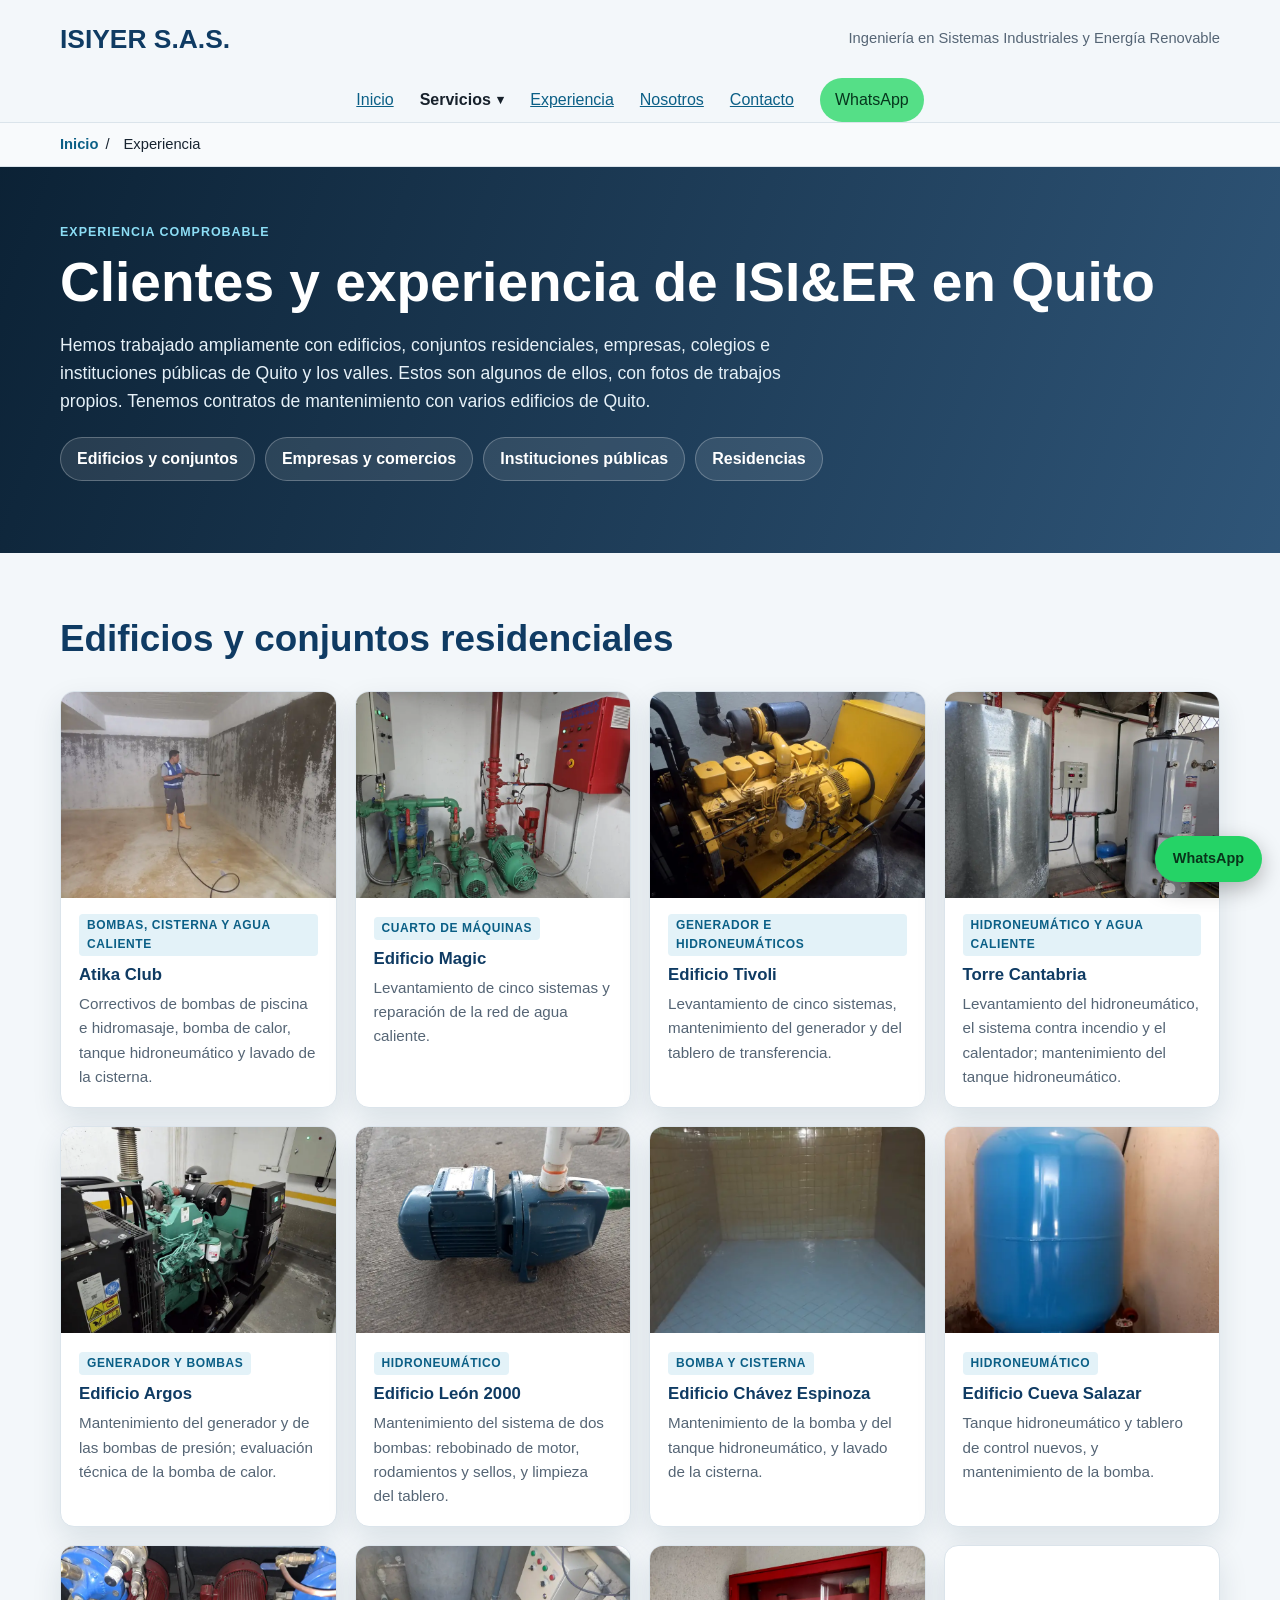
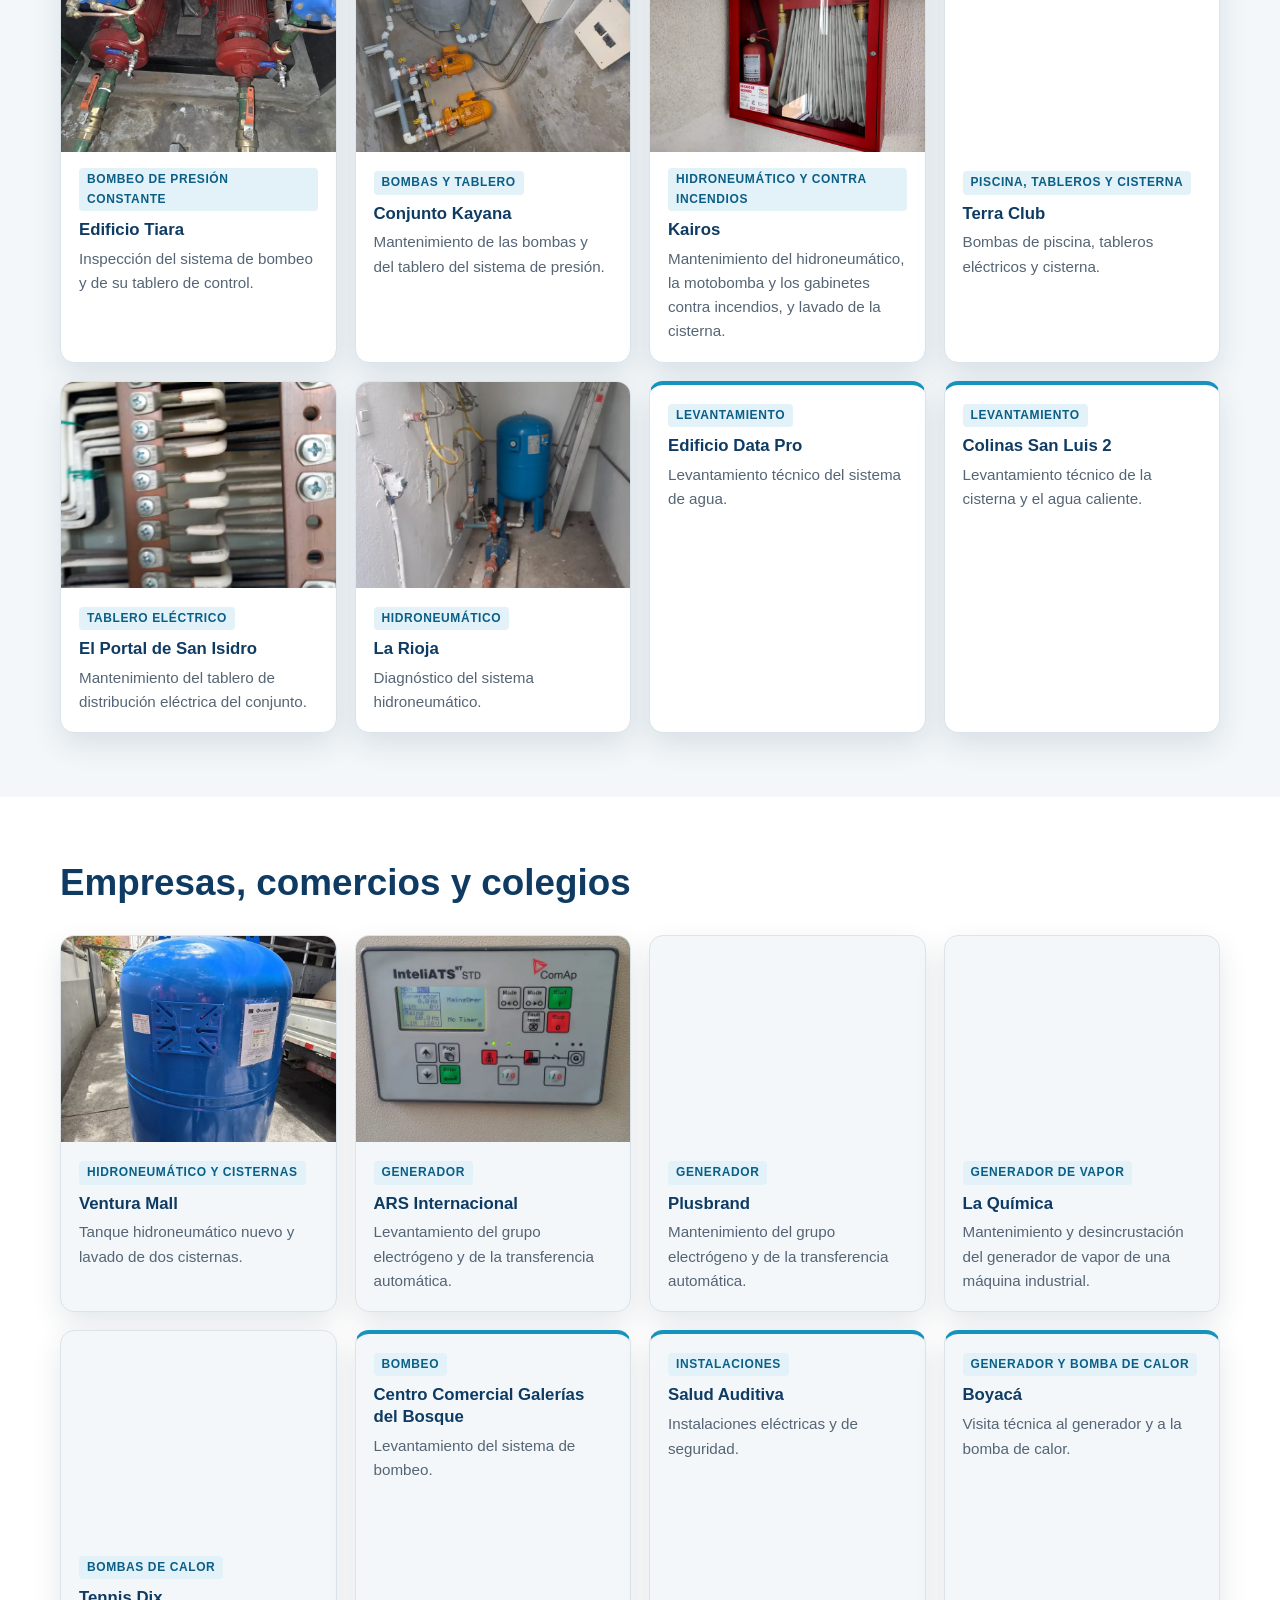
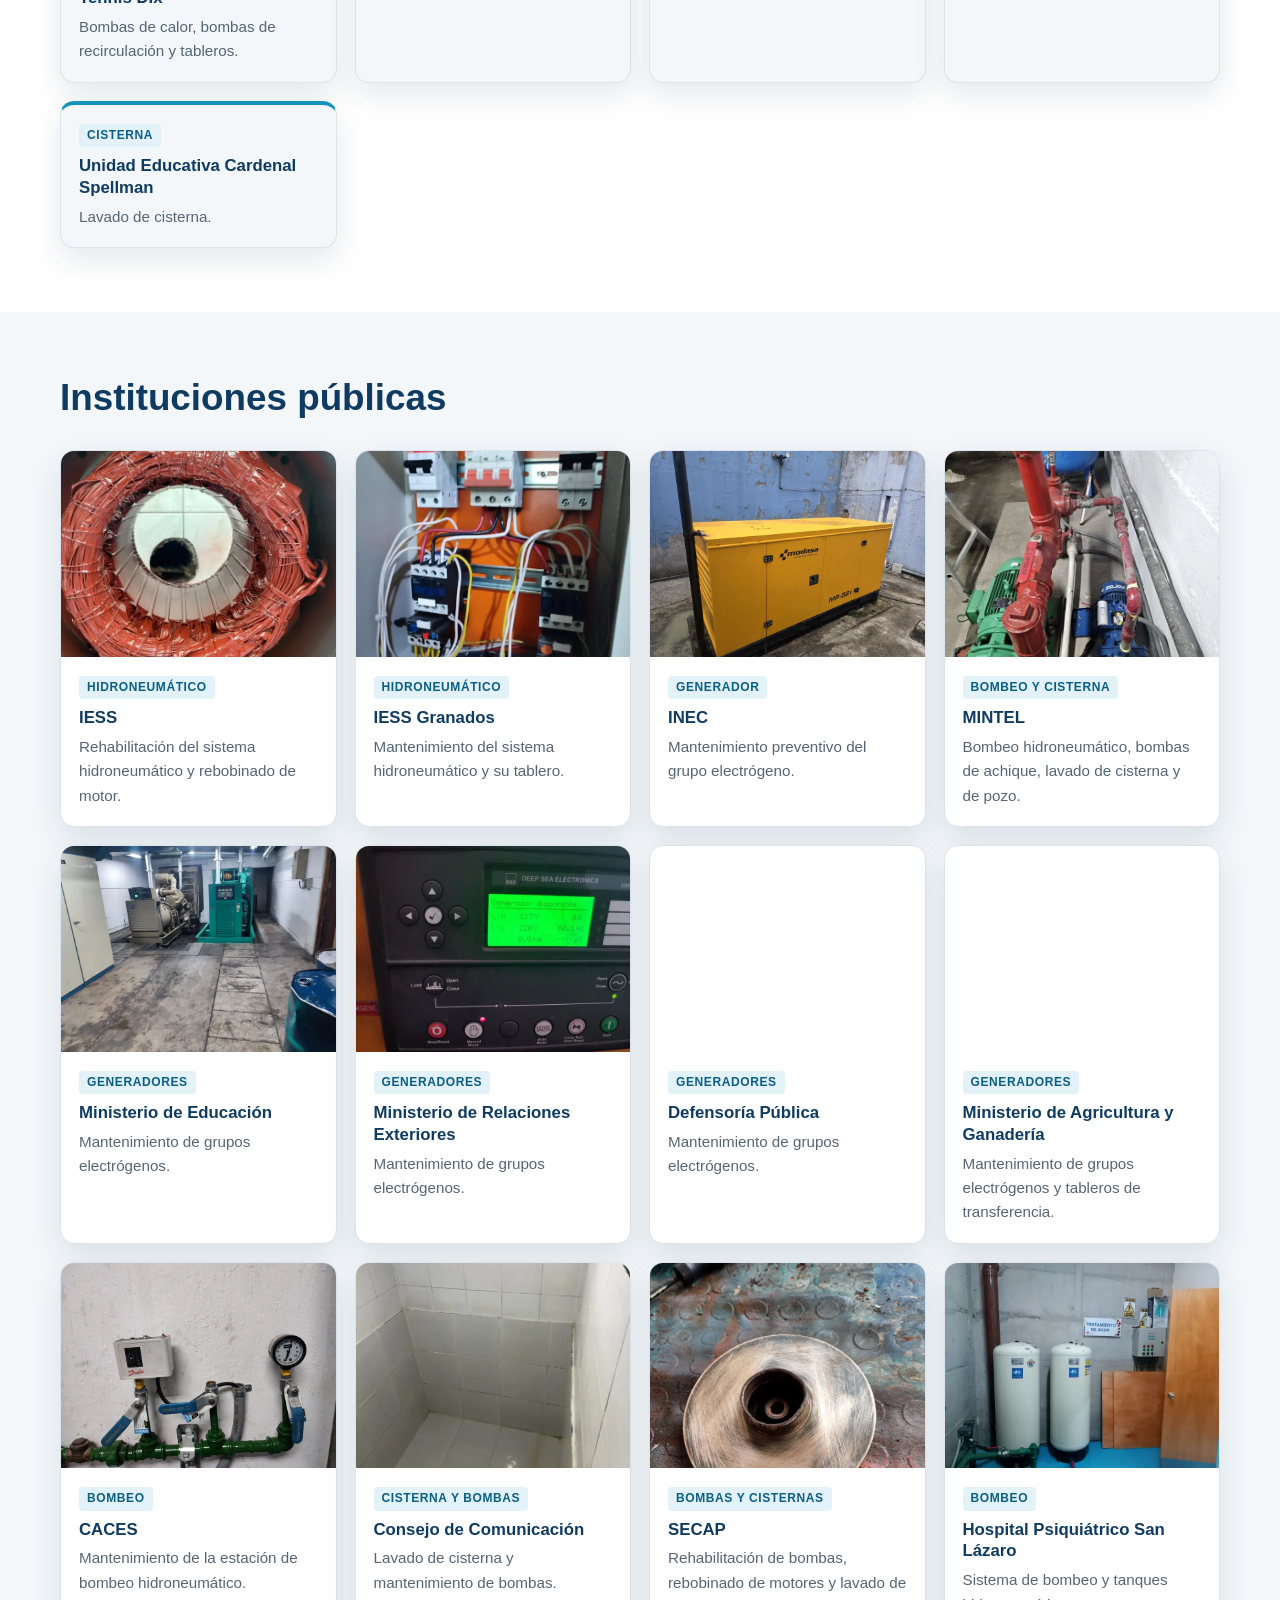
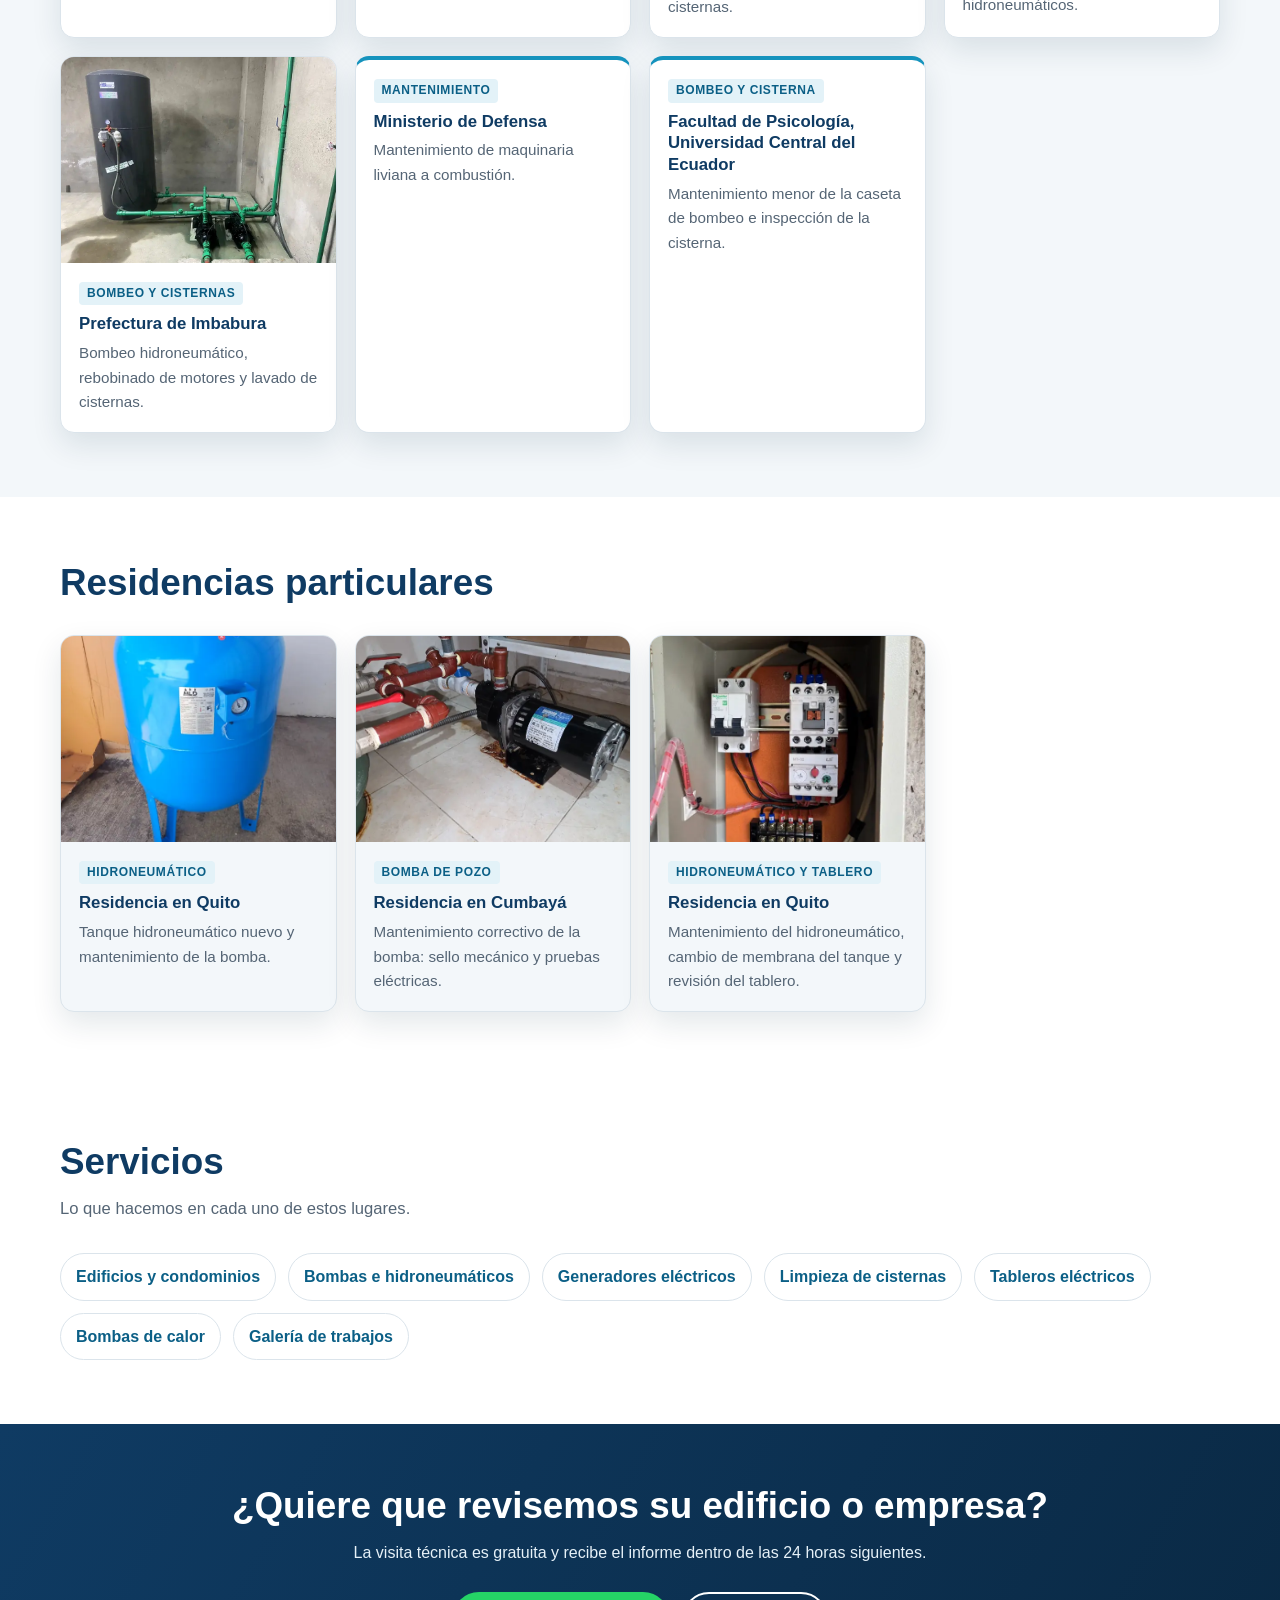
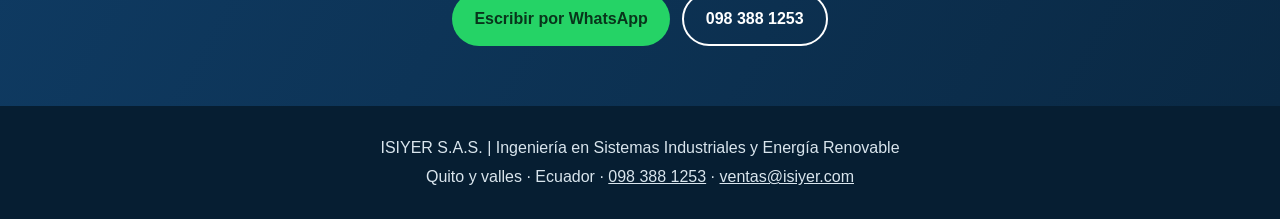
<file: experiencia.html>
<!DOCTYPE html>
<html lang="es">
<head>
  <meta charset="utf-8">
  <meta name="viewport" content="width=device-width,initial-scale=1">
  <title>Clientes y experiencia de ISI&amp;ER en Quito | ISIYER</title>
  <meta name="description" content="Edificios, conjuntos, empresas e instituciones públicas de Quito que han confiado en ISI&amp;ER: bombas, cisternas, generadores y tableros.">
  <meta name="robots" content="index,follow,max-image-preview:large">
  <link rel="canonical" href="https://www.isiyer.com/experiencia.html">
  <link rel="icon" type="image/png" href="ISIYERLOGO.png">
  <meta property="og:type" content="website">
  <meta property="og:locale" content="es_EC">
  <meta property="og:title" content="Clientes y experiencia de ISI&amp;ER en Quito">
  <meta property="og:description" content="Edificios, conjuntos, empresas e instituciones públicas de Quito donde hemos trabajado, con fotos reales.">
  <meta property="og:url" content="https://www.isiyer.com/experiencia.html">
  <meta property="og:image" content="https://www.isiyer.com/fotos/edificios/cuarto-de-bombas-edificio-quito.webp">
  <meta name="twitter:card" content="summary_large_image">
  <meta name="twitter:title" content="Clientes y experiencia de ISI&amp;ER en Quito">
  <meta name="twitter:description" content="Edificios, conjuntos, empresas e instituciones públicas de Quito donde hemos trabajado, con fotos reales.">
  <meta name="twitter:image" content="https://www.isiyer.com/fotos/edificios/cuarto-de-bombas-edificio-quito.webp">
  <script async src="https://www.googletagmanager.com/gtag/js?id=G-1HBVBWM2G4"></script>
  <script>window.dataLayer=window.dataLayer||[];function gtag(){dataLayer.push(arguments)}gtag('js',new Date());gtag('config','G-1HBVBWM2G4');</script>
  <script src="analytics-isiyer.js" defer></script>
  <link rel="stylesheet" href="navigation-isiyer.css">
  <script src="navigation-isiyer.js" defer></script>
<style>
  :root{--navy:#0a2944;--blue:#0f3b63;--cyan:#1593bd;--green:#25d366;--ink:#182431;--muted:#556575;--paper:#fff;--soft:#f3f7fa;--line:#dbe4eb;--red:#c0392b;--amber:#f2b705;--ok:#177a42;--shadow:0 12px 30px rgba(10,41,68,.11)}
  *{box-sizing:border-box}html{scroll-behavior:smooth}body{margin:0;background:var(--soft);color:var(--ink);font-family:Arial,Helvetica,sans-serif;line-height:1.6}img{display:block;max-width:100%;height:auto}a{color:#0b5f86}a:focus-visible,summary:focus-visible,input:focus-visible{outline:3px solid #ffc928;outline-offset:3px}.sr-only{position:absolute;width:1px;height:1px;padding:0;margin:-1px;overflow:hidden;clip:rect(0,0,0,0);white-space:nowrap;border:0}
  .topbar{width:min(1160px,calc(100% - 40px));margin:auto;display:flex;align-items:center;justify-content:space-between;gap:24px;padding:18px 0}.brand{color:var(--blue);font-size:1.65rem;font-weight:800;text-decoration:none}.brand-tagline{margin:0;color:var(--muted);font-size:.92rem;text-align:right}
  .breadcrumb-wrap{background:#f8fafc;border-block:1px solid var(--line)}.breadcrumb{width:min(1160px,calc(100% - 40px));margin:auto;padding:10px 0;font-size:.92rem}.breadcrumb a{font-weight:700;text-decoration:none}.breadcrumb span{margin:0 7px}
  .container,.hero-grid{width:min(1160px,calc(100% - 40px));margin:auto}
  .hero{background:linear-gradient(110deg,rgba(4,27,47,.97),rgba(15,59,99,.86));color:#fff;padding:60px 0 64px}.hero-grid{display:grid;grid-template-columns:1.05fr .95fr;gap:48px;align-items:center}.eyebrow{margin:0 0 10px;color:#8cddf5;font-weight:800;letter-spacing:.08em;text-transform:uppercase;font-size:.78rem}.hero h1{font-size:clamp(2.05rem,4.3vw,3.5rem);line-height:1.08;margin:0 0 18px}.hero .lead{font-size:1.1rem;max-width:640px;margin:0;color:#e6f1f8}
  .hero-points{list-style:none;padding:0;margin:24px 0 0;display:grid;grid-template-columns:1fr 1fr;gap:10px}.hero-points li{background:rgba(255,255,255,.08);border:1px solid rgba(255,255,255,.18);border-radius:12px;padding:11px 14px 11px 40px;position:relative;font-weight:700;font-size:.97rem}.hero-points li:before{content:"";position:absolute;left:15px;top:50%;width:12px;height:12px;margin-top:-6px;border-radius:50%;background:var(--green);box-shadow:0 0 0 4px rgba(37,211,102,.18)}
  .hero-media{margin:0}.hero-media img{width:100%;aspect-ratio:4/3;object-fit:cover;border-radius:18px 18px 0 0;box-shadow:0 18px 44px rgba(0,0,0,.3)}.hero-media figcaption{padding:11px 14px;background:#061e32;color:#d6e8f4;border-radius:0 0 18px 18px;font-size:.88rem}
  .actions{display:flex;flex-wrap:wrap;gap:12px;margin-top:26px}.button{display:inline-flex;align-items:center;justify-content:center;min-height:48px;padding:12px 22px;border-radius:999px;text-decoration:none;font-weight:800}.button-primary{background:var(--green);color:#08351b}.button-primary:hover{background:#1fb856}.button-secondary{border:2px solid currentColor;color:inherit}.button-dark{background:var(--blue);color:#fff}.button-dark:hover{background:var(--navy)}
  main section.clients{padding:0;background:#fff;border-bottom:1px solid var(--line)}.clients .container{padding:26px 0}.clients p{margin:0 0 12px;color:var(--muted);font-size:.95rem;font-weight:700;text-transform:uppercase;letter-spacing:.06em}.client-list{display:flex;flex-wrap:wrap;gap:8px 10px;padding:0;margin:0;list-style:none}.client-list li{background:var(--soft);border:1px solid var(--line);border-radius:999px;padding:6px 14px;font-weight:700;color:var(--blue);font-size:.94rem}.client-list li.key{background:#fff;border:2px solid var(--blue)}.clients .contracts{margin:14px 0 0;text-transform:none;letter-spacing:0;color:var(--ink);font-size:1rem}
  main section{padding:64px 0}.section-alt{background:#fff}.section-head{max-width:860px;margin-bottom:30px}.section-head h2,.cta h2{margin:0 0 12px;color:var(--blue);font-size:clamp(1.6rem,3vw,2.3rem);line-height:1.2}.section-head p{color:var(--muted);margin:0;font-size:1.04rem}
  .grid{display:grid;grid-template-columns:repeat(3,1fr);gap:20px}.card{background:#fff;border:1px solid var(--line);border-radius:14px;padding:22px;box-shadow:var(--shadow)}.section-alt .card{background:var(--soft)}.card h3{margin:0 0 8px;color:var(--blue);font-size:1.1rem;line-height:1.3}.card p{margin:0;color:var(--muted)}.symptom{border-left:4px solid var(--cyan)}
  .pair{display:grid;grid-template-columns:1fr 1fr;gap:20px;margin-top:24px}
  .photo{margin:0;background:#fff;border:1px solid var(--line);border-radius:14px;overflow:hidden;box-shadow:var(--shadow)}.photo img{width:100%;aspect-ratio:4/3;object-fit:cover}.photo figcaption{padding:11px 14px;color:var(--muted);font-size:.9rem}
  .service{padding:0;overflow:hidden;display:flex;flex-direction:column}.service img{width:100%;aspect-ratio:16/10;object-fit:cover}.service .body{padding:20px 22px 22px;display:flex;flex-direction:column;gap:8px;flex:1}.service .more{margin-top:auto;font-weight:800;text-decoration:none}.service-noimg{justify-content:center;border-top:4px solid var(--cyan)}
  .plan{display:grid;grid-template-columns:1.1fr .9fr;gap:36px;align-items:start}.plan-list{counter-reset:p;list-style:none;padding:0;margin:0;display:grid;gap:12px}.plan-list li{position:relative;background:#fff;border:1px solid var(--line);border-radius:12px;padding:16px 18px 16px 62px;font-size:1.03rem}.plan-list li:before{counter-increment:p;content:counter(p);position:absolute;left:16px;top:50%;transform:translateY(-50%);display:grid;place-items:center;width:32px;height:32px;border-radius:50%;background:var(--blue);color:#fff;font-weight:800}.plan-box{background:var(--navy);color:#fff;border-radius:16px;padding:28px;position:sticky;top:24px}.plan-box h3{margin:0 0 10px;font-size:1.25rem}.plan-box p{margin:0 0 14px;color:#d6e8f4}
  .steps{counter-reset:step;display:grid;grid-template-columns:repeat(4,1fr);gap:16px;padding:0;margin:0;list-style:none}.steps li{background:#fff;border:1px solid var(--line);border-radius:14px;padding:22px;color:var(--muted)}.steps li strong{display:block;color:var(--blue);font-size:1.05rem;margin-bottom:6px}.steps li:before{counter-increment:step;content:counter(step);display:grid;place-items:center;width:38px;height:38px;margin-bottom:14px;border-radius:50%;background:var(--blue);color:#fff;font-weight:800}
  .report{display:grid;grid-template-columns:1fr 1fr;gap:36px;align-items:center}.legend{list-style:none;padding:0;margin:18px 0;display:grid;gap:10px}.legend li{display:grid;grid-template-columns:96px 1fr;gap:12px;align-items:center;background:#fff;border:1px solid var(--line);border-radius:10px;padding:10px 12px;color:var(--muted)}.legend b{display:block;text-align:center;border-radius:6px;padding:5px 0;color:#fff;font-size:.85rem;letter-spacing:.05em}.legend .l-amber{color:#3d2b00}.l-red{background:var(--red)}.l-amber{background:var(--amber)}.l-green{background:var(--ok)}
  .report-imgs{display:grid;grid-template-columns:1fr 1fr;gap:14px}.report-imgs a{display:block;border-radius:10px;overflow:hidden;border:1px solid var(--line);box-shadow:var(--shadow);background:#fff}.report-imgs img{width:100%;aspect-ratio:3/4;object-fit:cover;object-position:top}.report-cap{grid-column:1/-1;margin:0;color:var(--muted);font-size:.9rem}
  .cases{display:grid;gap:26px}.case{display:grid;grid-template-columns:1fr 1.15fr;gap:0;background:#fff;border:1px solid var(--line);border-radius:16px;overflow:hidden;box-shadow:var(--shadow)}.case-media{display:grid;grid-template-columns:1fr 1fr;gap:2px;background:var(--line)}.case-media img{width:100%;height:100%;min-height:240px;object-fit:cover}.case-body{padding:26px 28px}.case-body h3{margin:0 0 14px;color:var(--blue);font-size:1.3rem;line-height:1.25}.case-body dl{margin:0;display:grid;gap:10px}.case-body dt{font-weight:800;color:var(--ink);font-size:.82rem;text-transform:uppercase;letter-spacing:.06em}.case-body dd{margin:0;color:var(--muted)}.case-body .pend dt{display:inline-block;color:#7a4b00;background:#fff3cd;border-radius:4px;padding:1px 8px}
  .ba{position:relative;overflow:hidden;--pos:50%;aspect-ratio:3/4;background:#ddd}.ba img{position:absolute;inset:0;width:100%;height:100%;object-fit:cover;min-height:0}.ba .after{clip-path:inset(0 0 0 var(--pos))}.ba .line{position:absolute;top:0;bottom:0;left:var(--pos);width:3px;margin-left:-1.5px;background:#fff;box-shadow:0 0 0 1px rgba(0,0,0,.2);pointer-events:none}.ba .line:after{content:"\2194";position:absolute;top:50%;left:50%;transform:translate(-50%,-50%);width:38px;height:38px;border-radius:50%;background:#fff;color:var(--blue);display:grid;place-items:center;font-weight:900;box-shadow:0 4px 14px rgba(0,0,0,.3)}.ba input{position:absolute;inset:0;width:100%;height:100%;margin:0;opacity:0;cursor:ew-resize}.ba .tag{position:absolute;top:10px;padding:3px 10px;border-radius:999px;background:rgba(6,30,50,.82);color:#fff;font-size:.8rem;font-weight:800;pointer-events:none}.ba .t-a{left:10px}.ba .t-d{right:10px}.case-ba{grid-template-columns:1fr}
  .faq{display:grid;gap:12px}.faq details{background:#fff;border:1px solid var(--line);border-radius:12px;padding:18px 20px}.section-alt .faq details{background:var(--soft)}.faq summary{cursor:pointer;color:var(--blue);font-weight:800;list-style:none;display:flex;justify-content:space-between;gap:16px}.faq summary::-webkit-details-marker{display:none}.faq summary:after{content:"+";font-size:1.4rem;line-height:1;color:var(--cyan)}.faq details[open] summary:after{content:"\2212"}.faq p{margin:12px 0 0;color:var(--muted)}
  .respaldo-list{display:grid;grid-template-columns:1fr 1fr;gap:12px;padding:0;margin:0;list-style:none}.respaldo-list li{background:#fff;border:1px solid var(--line);border-left:4px solid var(--cyan);border-radius:12px;padding:16px 18px;color:var(--muted)}.respaldo-list strong{color:var(--blue)}
  .related{display:flex;gap:12px;flex-wrap:wrap;margin-top:22px}.related a{background:#fff;border:1px solid var(--line);border-radius:999px;padding:10px 15px;font-weight:700;text-decoration:none}
  .cta{background:linear-gradient(120deg,var(--blue),var(--navy));color:#fff;text-align:center;padding:60px 20px}.cta h2{color:#fff}.cta .actions{justify-content:center}.cta p{max-width:760px;margin:auto;color:#e6f1f8}
  .footer{background:#061e32;color:#d9e5ed;text-align:center;padding:25px 20px}.footer p{margin:4px}.footer a{color:#d9e5ed}
  .whatsapp-float{position:fixed;right:18px;bottom:max(18px,env(safe-area-inset-bottom));z-index:20;display:grid;place-items:center;min-width:58px;height:46px;padding:0 18px;border-radius:999px;background:var(--green);color:#08351b;font-size:.9rem;font-weight:800;white-space:nowrap;text-decoration:none;box-shadow:0 7px 22px rgba(0,0,0,.28)}.whatsapp-float:hover,.whatsapp-float:focus-visible{background:#1fb856}
  @media(max-width:1000px){.steps{grid-template-columns:repeat(2,1fr)}.case{grid-template-columns:1fr}}
  @media(max-width:900px){.hero-grid,.plan,.report{grid-template-columns:1fr}.grid{grid-template-columns:repeat(2,1fr)}}
  @media(max-width:680px){.topbar,.breadcrumb,.hero-grid,.container{width:min(100% - 32px,1160px)}.brand-tagline{max-width:210px}.hero{padding:40px 0 46px}.hero h1{font-size:2.05rem}.hero-points{grid-template-columns:1fr}.actions{flex-direction:column}.hero .actions,.cta .actions{padding-right:64px}.button{width:100%}.grid,.pair,.steps,.respaldo-list{grid-template-columns:1fr}main section{padding:46px 0}.case-body{padding:22px 20px}.case-media img{min-height:200px}.whatsapp-float{height:42px;padding:0 14px;right:12px;bottom:max(12px,env(safe-area-inset-bottom))}}
  @media(prefers-reduced-motion:reduce){html{scroll-behavior:auto}}

  .chips{display:flex;flex-wrap:wrap;gap:10px;margin-top:22px;padding:0;list-style:none}.chips a{display:inline-block;background:rgba(255,255,255,.1);border:1px solid rgba(255,255,255,.25);color:#fff;border-radius:999px;padding:8px 16px;font-weight:700;text-decoration:none}.chips a:hover{background:rgba(255,255,255,.2)}
  .stats{display:flex;flex-wrap:wrap;gap:14px;margin-top:24px}.stats div{background:rgba(255,255,255,.08);border:1px solid rgba(255,255,255,.18);border-radius:12px;padding:12px 18px}.stats b{display:block;font-size:1.7rem;line-height:1.1}.stats span{color:#d6e8f4;font-size:.92rem}
  .client-grid{display:grid;grid-template-columns:repeat(4,1fr);gap:18px}.client-card{background:#fff;border:1px solid var(--line);border-radius:14px;overflow:hidden;box-shadow:var(--shadow);display:flex;flex-direction:column}.section-alt .client-card{background:var(--soft)}.client-card img{width:100%;aspect-ratio:4/3;object-fit:cover}.client-card .body{padding:16px 18px 18px}.client-card .tag{display:inline-block;font-size:.75rem;font-weight:800;letter-spacing:.05em;text-transform:uppercase;color:#0b5f86;background:#e3f2f8;border-radius:4px;padding:2px 8px}.client-card h3{margin:8px 0 6px;color:var(--blue);font-size:1.05rem;line-height:1.3}.client-card p{margin:0;color:var(--muted);font-size:.95rem}.client-card.noimg{border-top:4px solid var(--cyan)}
  .hero-solo{padding:56px 0}.hero-solo .lead{max-width:760px}
  @media(max-width:1000px){.client-grid{grid-template-columns:repeat(3,1fr)}}@media(max-width:760px){.client-grid{grid-template-columns:repeat(2,1fr)}}@media(max-width:480px){.client-grid{grid-template-columns:1fr}}
</style>
</head>
<body>
  <header>
    <div class="topbar"><a class="brand" href="/">ISIYER S.A.S.<span class="sr-only"> (ir al inicio)</span></a><p class="brand-tagline">Ingeniería en Sistemas Industriales y Energía Renovable</p></div>
    <nav class="secondary-service-nav" aria-label="Navegación principal">
      <a href="/#inicio">Inicio</a><details class="services-menu"><summary aria-label="Abrir menú de servicios" aria-expanded="false">Servicios</summary><div class="services-submenu"><a href="bombas-de-agua.html">Bombas e hidroneumáticos</a><a href="bombas-de-calor.html">Bombas de calor</a><a href="generadores-electricos.html">Generadores eléctricos</a><a href="cisternas.html">Limpieza de cisternas</a><a href="tableros-electricos.html">Tableros eléctricos</a><a href="aire-acondicionado.html">Climatización</a><a href="calderas.html">Calderas</a><a href="edificios-y-condominios.html">Edificios y condominios</a></div></details><a href="experiencia.html" aria-current="page">Experiencia</a><a href="/#nosotros">Nosotros</a><a href="/#contacto">Contacto</a><a class="nav-whatsapp" data-cta-location="menu" href="https://wa.me/593983881253?text=Hola%2C%20administro%20un%20edificio%20en%20Quito%20y%20necesito%20una%20revisi%C3%B3n%20t%C3%A9cnica.%20%5BExperiencia%5D" target="_blank" rel="noopener noreferrer">WhatsApp</a>
    </nav>
  </header>
  <div class="breadcrumb-wrap"><nav class="breadcrumb" aria-label="Migas de pan"><a href="/">Inicio</a><span aria-hidden="true">/</span><span>Experiencia</span></nav></div>
  <main>
    <section class="hero hero-solo"><div class="container">
      <p class="eyebrow">Experiencia comprobable</p>
      <h1>Clientes y experiencia de ISI&amp;ER en Quito</h1>
      <p class="lead">Hemos trabajado ampliamente con edificios, conjuntos residenciales, empresas, colegios e instituciones públicas de Quito y los valles. Estos son algunos de ellos, con fotos de trabajos propios. Tenemos contratos de mantenimiento con varios edificios de Quito.</p>
      <ul class="chips"><li><a href="#edificios">Edificios y conjuntos</a></li><li><a href="#empresas">Empresas y comercios</a></li><li><a href="#instituciones">Instituciones públicas</a></li><li><a href="#residencias">Residencias</a></li></ul>
    </div></section>
    <section id="edificios"><div class="container"><div class="section-head"><h2>Edificios y conjuntos residenciales</h2></div><div class="client-grid"><article class="client-card"><img src="fotos/edificios/cisterna-atika-lavado-presion-800.webp" width="800" height="600" alt="Bombas, cisterna y agua caliente: Atika Club" loading="lazy" decoding="async"><div class="body"><span class="tag">Bombas, cisterna y agua caliente</span><h3>Atika Club</h3><p>Correctivos de bombas de piscina e hidromasaje, bomba de calor, tanque hidroneumático y lavado de la cisterna.</p></div></article><article class="client-card"><img src="fotos/edificios/cuarto-de-bombas-edificio-quito-800.webp" width="800" height="600" alt="Cuarto de máquinas: Edificio Magic" loading="lazy" decoding="async"><div class="body"><span class="tag">Cuarto de máquinas</span><h3>Edificio Magic</h3><p>Levantamiento de cinco sistemas y reparación de la red de agua caliente.</p></div></article><article class="client-card"><img src="fotos/edificios/generador-electrico-edificio-quito-800.webp" width="800" height="600" alt="Generador e hidroneumáticos: Edificio Tivoli" loading="lazy" decoding="async"><div class="body"><span class="tag">Generador e hidroneumáticos</span><h3>Edificio Tivoli</h3><p>Levantamiento de cinco sistemas, mantenimiento del generador y del tablero de transferencia.</p></div></article><article class="client-card"><img src="fotos/clientes/sala-calderas-torre-cantabria.webp" width="800" height="600" alt="Hidroneumático y agua caliente: Torre Cantabria" loading="lazy" decoding="async"><div class="body"><span class="tag">Hidroneumático y agua caliente</span><h3>Torre Cantabria</h3><p>Levantamiento del hidroneumático, el sistema contra incendio y el calentador; mantenimiento del tanque hidroneumático.</p></div></article><article class="client-card"><img src="fotos/clientes/generador-edificio-argos.webp" width="800" height="600" alt="Generador y bombas: Edificio Argos" loading="lazy" decoding="async"><div class="body"><span class="tag">Generador y bombas</span><h3>Edificio Argos</h3><p>Mantenimiento del generador y de las bombas de presión; evaluación técnica de la bomba de calor.</p></div></article><article class="client-card"><img src="fotos/clientes/bomba-edificio-leon-2000.webp" width="800" height="600" alt="Hidroneumático: Edificio León 2000" loading="lazy" decoding="async"><div class="body"><span class="tag">Hidroneumático</span><h3>Edificio León 2000</h3><p>Mantenimiento del sistema de dos bombas: rebobinado de motor, rodamientos y sellos, y limpieza del tablero.</p></div></article><article class="client-card"><img src="fotos/edificios/cisterna-chavez-espinoza-despues-800.webp" width="600" height="800" alt="Bomba y cisterna: Edificio Chávez Espinoza" loading="lazy" decoding="async"><div class="body"><span class="tag">Bomba y cisterna</span><h3>Edificio Chávez Espinoza</h3><p>Mantenimiento de la bomba y del tanque hidroneumático, y lavado de la cisterna.</p></div></article><article class="client-card"><img src="fotos/clientes/tanque-hidroneumatico-edificio-cueva-salazar.webp" width="600" height="800" alt="Hidroneumático: Edificio Cueva Salazar" loading="lazy" decoding="async"><div class="body"><span class="tag">Hidroneumático</span><h3>Edificio Cueva Salazar</h3><p>Tanque hidroneumático y tablero de control nuevos, y mantenimiento de la bomba.</p></div></article><article class="client-card"><img src="fotos/edificios/bombas-presion-constante-edificio-quito-800.webp" width="800" height="600" alt="Bombeo de presión constante: Edificio Tiara" loading="lazy" decoding="async"><div class="body"><span class="tag">Bombeo de presión constante</span><h3>Edificio Tiara</h3><p>Inspección del sistema de bombeo y de su tablero de control.</p></div></article><article class="client-card"><img src="fotos/edificios/bombas-conjunto-residencial-quito-800.webp" width="800" height="600" alt="Bombas y tablero: Conjunto Kayana" loading="lazy" decoding="async"><div class="body"><span class="tag">Bombas y tablero</span><h3>Conjunto Kayana</h3><p>Mantenimiento de las bombas y del tablero del sistema de presión.</p></div></article><article class="client-card"><img src="fotos/edificios/gabinete-contra-incendios-edificio-quito-800.webp" width="800" height="600" alt="Hidroneumático y contra incendios: Kairos" loading="lazy" decoding="async"><div class="body"><span class="tag">Hidroneumático y contra incendios</span><h3>Kairos</h3><p>Mantenimiento del hidroneumático, la motobomba y los gabinetes contra incendios, y lavado de la cisterna.</p></div></article><article class="client-card"><img src="fotos/clientes/piscina-terra-club.webp" width="800" height="600" alt="Piscina, tableros y cisterna: Terra Club" loading="lazy" decoding="async"><div class="body"><span class="tag">Piscina, tableros y cisterna</span><h3>Terra Club</h3><p>Bombas de piscina, tableros eléctricos y cisterna.</p></div></article><article class="client-card"><img src="fotos/clientes/tablero-distribucion-portal-san-isidro.webp" width="600" height="800" alt="Tablero eléctrico: El Portal de San Isidro" loading="lazy" decoding="async"><div class="body"><span class="tag">Tablero eléctrico</span><h3>El Portal de San Isidro</h3><p>Mantenimiento del tablero de distribución eléctrica del conjunto.</p></div></article><article class="client-card"><img src="fotos/clientes/hidroneumatico-la-rioja-linn.webp" width="600" height="800" alt="Hidroneumático: La Rioja - Linn" loading="lazy" decoding="async"><div class="body"><span class="tag">Hidroneumático</span><h3>La Rioja</h3><p>Diagnóstico del sistema hidroneumático.</p></div></article><article class="client-card noimg"><div class="body"><span class="tag">Levantamiento</span><h3>Edificio Data Pro</h3><p>Levantamiento técnico del sistema de agua.</p></div></article><article class="client-card noimg"><div class="body"><span class="tag">Levantamiento</span><h3>Colinas San Luis 2</h3><p>Levantamiento técnico de la cisterna y el agua caliente.</p></div></article></div></div></section>
    <section id="empresas" class="section-alt"><div class="container"><div class="section-head"><h2>Empresas, comercios y colegios</h2></div><div class="client-grid"><article class="client-card"><img src="fotos/clientes/tanque-hidroneumatico-ventura-mall.webp" width="600" height="800" alt="Hidroneumático y cisternas: Ventura Mall" loading="lazy" decoding="async"><div class="body"><span class="tag">Hidroneumático y cisternas</span><h3>Ventura Mall</h3><p>Tanque hidroneumático nuevo y lavado de dos cisternas.</p></div></article><article class="client-card"><img src="fotos/clientes/transferencia-automatica-ars-internacional.webp" width="600" height="800" alt="Generador: ARS Internacional" loading="lazy" decoding="async"><div class="body"><span class="tag">Generador</span><h3>ARS Internacional</h3><p>Levantamiento del grupo electrógeno y de la transferencia automática.</p></div></article><article class="client-card"><img src="fotos/clientes/controlador-generador-plusbrand.webp" width="800" height="600" alt="Generador: Plusbrand" loading="lazy" decoding="async"><div class="body"><span class="tag">Generador</span><h3>Plusbrand</h3><p>Mantenimiento del grupo electrógeno y de la transferencia automática.</p></div></article><article class="client-card"><img src="fotos/clientes/calderin-limpio-la-quimica.webp" width="714" height="800" alt="Generador de vapor: La Química" loading="lazy" decoding="async"><div class="body"><span class="tag">Generador de vapor</span><h3>La Química</h3><p>Mantenimiento y desincrustación del generador de vapor de una máquina industrial.</p></div></article><article class="client-card"><img src="fotos/clientes/bomba-calor-tennis-dix.webp" width="800" height="600" alt="Bombas de calor: Tennis Dix" loading="lazy" decoding="async"><div class="body"><span class="tag">Bombas de calor</span><h3>Tennis Dix</h3><p>Bombas de calor, bombas de recirculación y tableros.</p></div></article><article class="client-card noimg"><div class="body"><span class="tag">Bombeo</span><h3>Centro Comercial Galerías del Bosque</h3><p>Levantamiento del sistema de bombeo.</p></div></article><article class="client-card noimg"><div class="body"><span class="tag">Instalaciones</span><h3>Salud Auditiva</h3><p>Instalaciones eléctricas y de seguridad.</p></div></article><article class="client-card noimg"><div class="body"><span class="tag">Generador y bomba de calor</span><h3>Boyacá</h3><p>Visita técnica al generador y a la bomba de calor.</p></div></article><article class="client-card noimg"><div class="body"><span class="tag">Cisterna</span><h3>Unidad Educativa Cardenal Spellman</h3><p>Lavado de cisterna.</p></div></article></div></div></section>
    <section id="instituciones"><div class="container"><div class="section-head"><h2>Instituciones públicas</h2></div><div class="client-grid"><article class="client-card"><img src="fotos/clientes/rebobinado-motor-iess.webp" width="600" height="800" alt="Hidroneumático: IESS" loading="lazy" decoding="async"><div class="body"><span class="tag">Hidroneumático</span><h3>IESS</h3><p>Rehabilitación del sistema hidroneumático y rebobinado de motor.</p></div></article><article class="client-card"><img src="fotos/clientes/tablero-bombas-iess-granados.webp" width="600" height="800" alt="Hidroneumático: IESS Granados" loading="lazy" decoding="async"><div class="body"><span class="tag">Hidroneumático</span><h3>IESS Granados</h3><p>Mantenimiento del sistema hidroneumático y su tablero.</p></div></article><article class="client-card"><img src="fotos/clientes/generador-inec.webp" width="800" height="600" alt="Generador: INEC" loading="lazy" decoding="async"><div class="body"><span class="tag">Generador</span><h3>INEC</h3><p>Mantenimiento preventivo del grupo electrógeno.</p></div></article><article class="client-card"><img src="fotos/clientes/bombeo-mintel.webp" width="600" height="800" alt="Bombeo y cisterna: MINTEL" loading="lazy" decoding="async"><div class="body"><span class="tag">Bombeo y cisterna</span><h3>MINTEL</h3><p>Bombeo hidroneumático, bombas de achique, lavado de cisterna y de pozo.</p></div></article><article class="client-card"><img src="fotos/clientes/sala-generadores-ministerio-educacion.webp" width="800" height="600" alt="Generadores: Ministerio de Educación" loading="lazy" decoding="async"><div class="body"><span class="tag">Generadores</span><h3>Ministerio de Educación</h3><p>Mantenimiento de grupos electrógenos.</p></div></article><article class="client-card"><img src="fotos/clientes/controlador-generador-ministerio-exterior.webp" width="800" height="516" alt="Generadores: Ministerio del Exterior" loading="lazy" decoding="async"><div class="body"><span class="tag">Generadores</span><h3>Ministerio de Relaciones Exteriores</h3><p>Mantenimiento de grupos electrógenos.</p></div></article><article class="client-card"><img src="fotos/clientes/generador-defensoria-publica.webp" width="800" height="600" alt="Generadores: Defensoría Pública" loading="lazy" decoding="async"><div class="body"><span class="tag">Generadores</span><h3>Defensoría Pública</h3><p>Mantenimiento de grupos electrógenos.</p></div></article><article class="client-card"><img src="fotos/clientes/tablero-generador-agricultura.webp" width="600" height="800" alt="Generadores: Ministerio de Agricultura y Ganadería" loading="lazy" decoding="async"><div class="body"><span class="tag">Generadores</span><h3>Ministerio de Agricultura y Ganadería</h3><p>Mantenimiento de grupos electrógenos y tableros de transferencia.</p></div></article><article class="client-card"><img src="fotos/clientes/presostato-bombeo-caces.webp" width="800" height="600" alt="Bombeo: CACES" loading="lazy" decoding="async"><div class="body"><span class="tag">Bombeo</span><h3>CACES</h3><p>Mantenimiento de la estación de bombeo hidroneumático.</p></div></article><article class="client-card"><img src="fotos/clientes/cisterna-consejo-comunicacion.webp" width="600" height="800" alt="Cisterna y bombas: Consejo de Comunicación" loading="lazy" decoding="async"><div class="body"><span class="tag">Cisterna y bombas</span><h3>Consejo de Comunicación</h3><p>Lavado de cisterna y mantenimiento de bombas.</p></div></article><article class="client-card"><img src="fotos/clientes/rodete-bomba-secap.webp" width="706" height="800" alt="Bombas y cisternas: SECAP" loading="lazy" decoding="async"><div class="body"><span class="tag">Bombas y cisternas</span><h3>SECAP</h3><p>Rehabilitación de bombas, rebobinado de motores y lavado de cisternas.</p></div></article><article class="client-card"><img src="fotos/clientes/tanques-hidroneumaticos-hospital-san-lazaro.webp" width="800" height="600" alt="Bombeo: Hospital Psiquiátrico San Lázaro" loading="lazy" decoding="async"><div class="body"><span class="tag">Bombeo</span><h3>Hospital Psiquiátrico San Lázaro</h3><p>Sistema de bombeo y tanques hidroneumáticos.</p></div></article><article class="client-card"><img src="fotos/clientes/hidroneumatico-patronato-imbabura.webp" width="800" height="600" alt="Bombeo y cisternas: Prefectura de Imbabura" loading="lazy" decoding="async"><div class="body"><span class="tag">Bombeo y cisternas</span><h3>Prefectura de Imbabura</h3><p>Bombeo hidroneumático, rebobinado de motores y lavado de cisternas.</p></div></article><article class="client-card noimg"><div class="body"><span class="tag">Mantenimiento</span><h3>Ministerio de Defensa</h3><p>Mantenimiento de maquinaria liviana a combustión.</p></div></article><article class="client-card noimg"><div class="body"><span class="tag">Bombeo y cisterna</span><h3>Facultad de Psicología, Universidad Central del Ecuador</h3><p>Mantenimiento menor de la caseta de bombeo e inspección de la cisterna.</p></div></article></div></div></section>
    <section id="residencias" class="section-alt"><div class="container"><div class="section-head"><h2>Residencias particulares</h2></div><div class="client-grid"><article class="client-card"><img src="fotos/clientes/tanque-hidroneumatico-residencia-quito.webp" width="600" height="800" alt="Hidroneumático: Residencia en Quito" loading="lazy" decoding="async"><div class="body"><span class="tag">Hidroneumático</span><h3>Residencia en Quito</h3><p>Tanque hidroneumático nuevo y mantenimiento de la bomba.</p></div></article><article class="client-card"><img src="fotos/clientes/bomba-residencia-cumbaya.webp" width="800" height="504" alt="Bomba de pozo: Residencia en Cumbayá" loading="lazy" decoding="async"><div class="body"><span class="tag">Bomba de pozo</span><h3>Residencia en Cumbayá</h3><p>Mantenimiento correctivo de la bomba: sello mecánico y pruebas eléctricas.</p></div></article><article class="client-card"><img src="fotos/clientes/tablero-control-residencia-quito.webp" width="600" height="800" alt="Hidroneumático y tablero: Residencia en Quito" loading="lazy" decoding="async"><div class="body"><span class="tag">Hidroneumático y tablero</span><h3>Residencia en Quito</h3><p>Mantenimiento del hidroneumático, cambio de membrana del tanque y revisión del tablero.</p></div></article></div></div></section>
    <section class="section-alt"><div class="container"><div class="section-head"><h2>Servicios</h2><p>Lo que hacemos en cada uno de estos lugares.</p></div><div class="related"><a href="edificios-y-condominios.html">Edificios y condominios</a><a href="bombas-de-agua.html">Bombas e hidroneumáticos</a><a href="generadores-electricos.html">Generadores eléctricos</a><a href="cisternas.html">Limpieza de cisternas</a><a href="tableros-electricos.html">Tableros eléctricos</a><a href="bombas-de-calor.html">Bombas de calor</a><a href="galeria.html">Galería de trabajos</a></div></div></section>
  </main>
  <section class="cta"><h2>¿Quiere que revisemos su edificio o empresa?</h2><p>La visita técnica es gratuita y recibe el informe dentro de las 24 horas siguientes.</p><div class="actions"><a class="button button-primary" data-cta-location="final" href="https://wa.me/593983881253?text=Hola%2C%20vi%20la%20p%C3%A1gina%20de%20experiencia%20de%20ISIYER%20y%20quiero%20coordinar%20una%20visita%20t%C3%A9cnica.%20%5BExperiencia%5D" target="_blank" rel="noopener noreferrer">Escribir por WhatsApp</a><a class="button button-secondary" data-cta-location="final" href="tel:+593983881253">098&nbsp;388&nbsp;1253</a></div></section>
  <a class="whatsapp-float" data-cta-location="flotante" href="https://wa.me/593983881253?text=Hola%2C%20vi%20la%20p%C3%A1gina%20de%20experiencia%20de%20ISIYER%20y%20quiero%20coordinar%20una%20visita%20t%C3%A9cnica.%20%5BExperiencia%5D" target="_blank" rel="noopener noreferrer" aria-label="Escribir a ISIYER por WhatsApp"><span aria-hidden="true">WhatsApp</span><span class="sr-only">Escribir por WhatsApp</span></a>
  <footer class="footer"><p>ISIYER S.A.S. | Ingeniería en Sistemas Industriales y Energía Renovable</p><p>Quito y valles · Ecuador · <a href="tel:+593983881253">098&nbsp;388&nbsp;1253</a> · <a href="mailto:ventas@isiyer.com">ventas@isiyer.com</a></p></footer>
  <script type="application/ld+json">{"@context":"https://schema.org","@type":"CollectionPage","name":"Clientes y experiencia de ISI&ER en Quito","url":"https://www.isiyer.com/experiencia.html","about":{"@type":"Organization","name":"ISIYER S.A.S.","url":"https://www.isiyer.com/","telephone":"+593983881253"}}</script>
  <script type="application/ld+json">{"@context":"https://schema.org","@type":"BreadcrumbList","itemListElement":[{"@type":"ListItem","position":1,"name":"Inicio","item":"https://www.isiyer.com/"},{"@type":"ListItem","position":2,"name":"Experiencia","item":"https://www.isiyer.com/experiencia.html"}]}</script>
  <script>document.addEventListener('click',function(e){var link=e.target.closest('a[href]');if(!link||typeof window.gtag!=='function')return;var href=link.getAttribute('href')||'',location=link.dataset.ctaLocation;if(href.indexOf('tel:')===0)gtag('event','phone_click',{service_page:'experiencia',cta_location:location||'other'});if(location)gtag('event','cta_click',{service_page:'experiencia',cta_location:location,cta_channel:href.indexOf('tel:')===0?'phone':'whatsapp'});});</script>
</body>
</html>
</file>
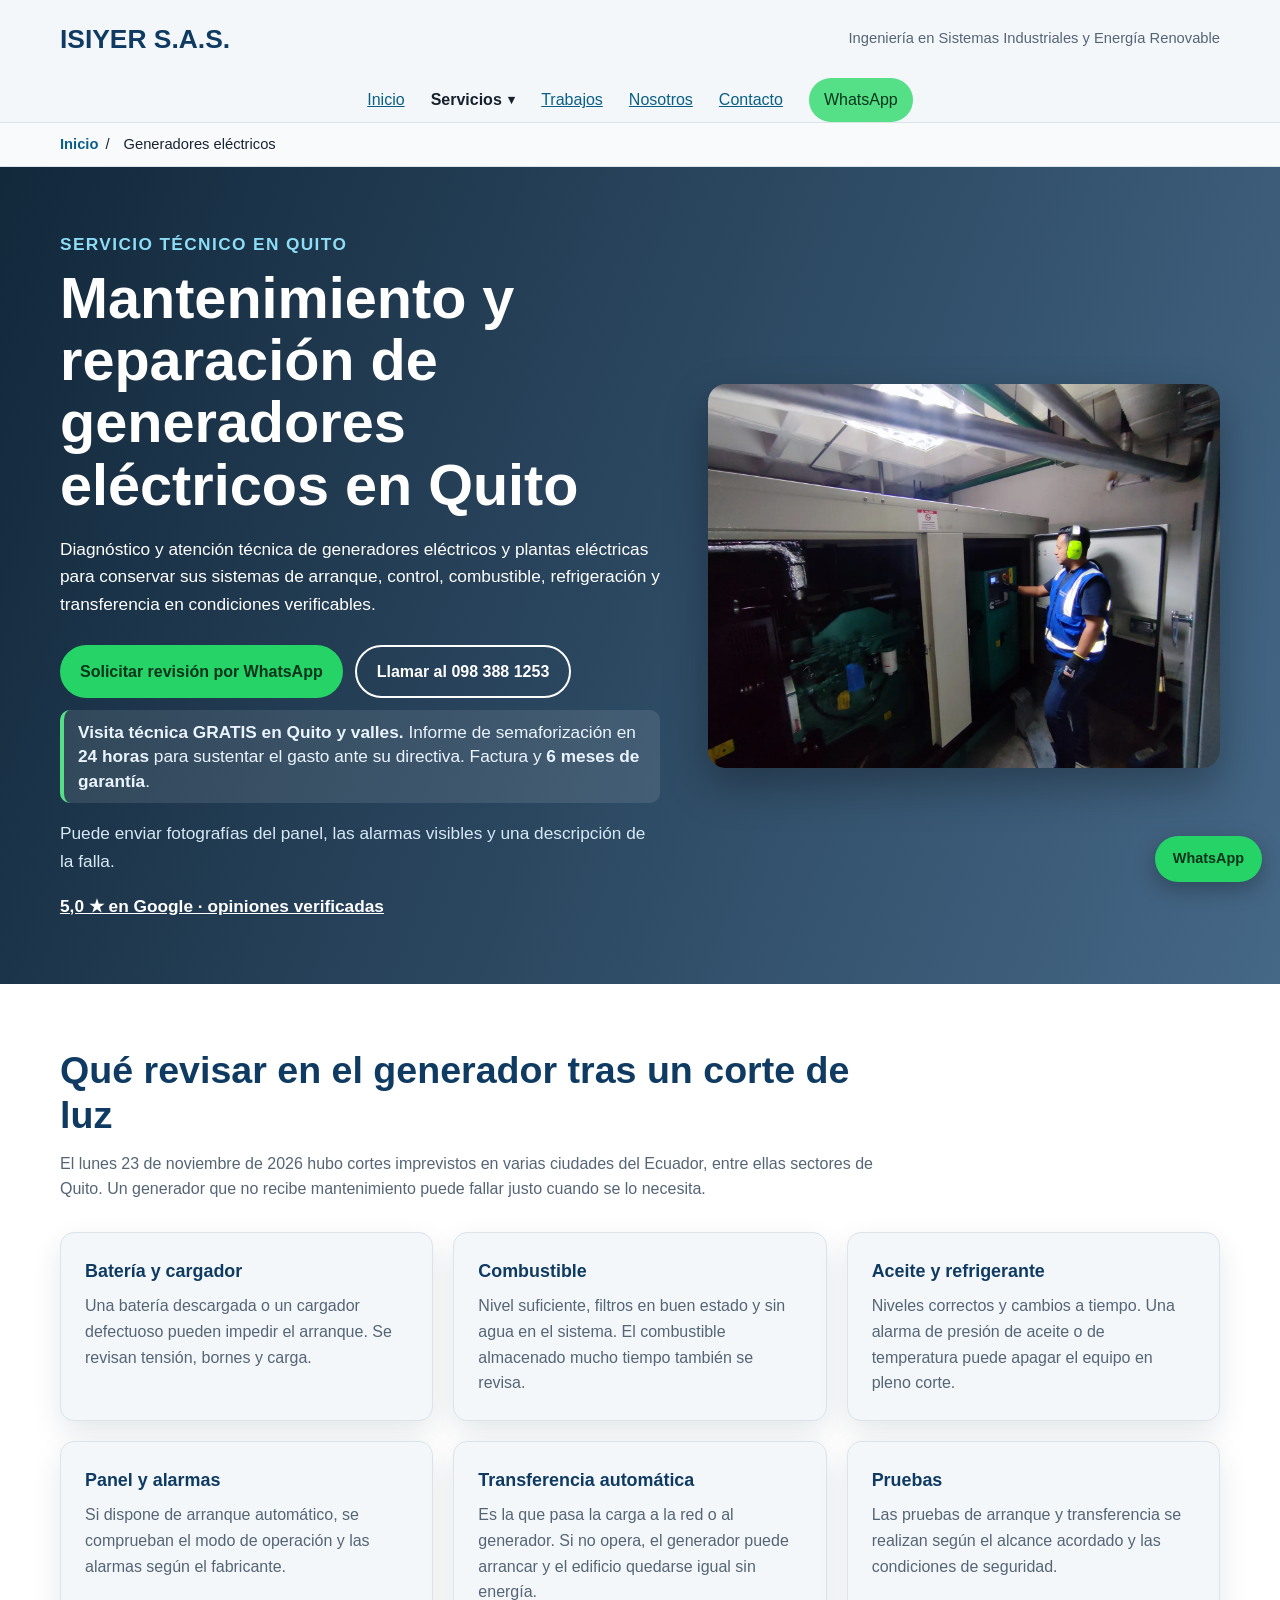
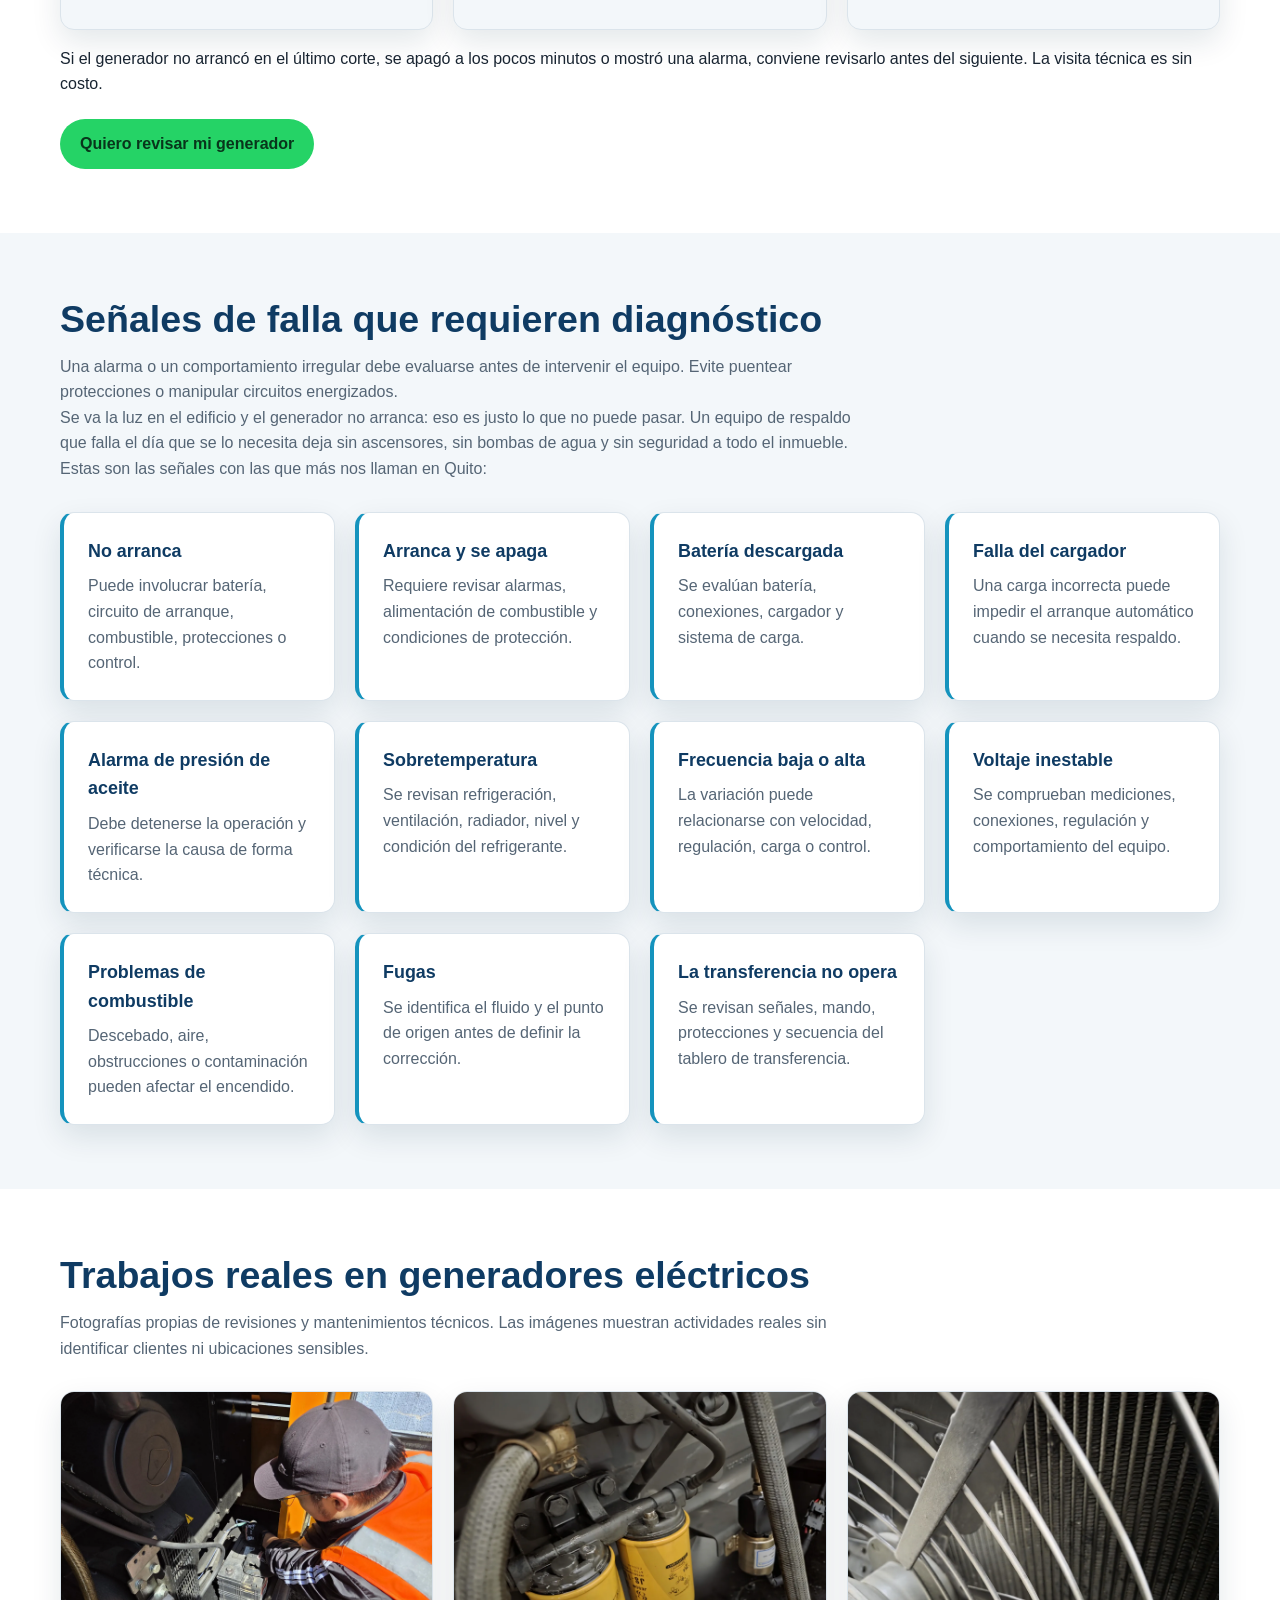
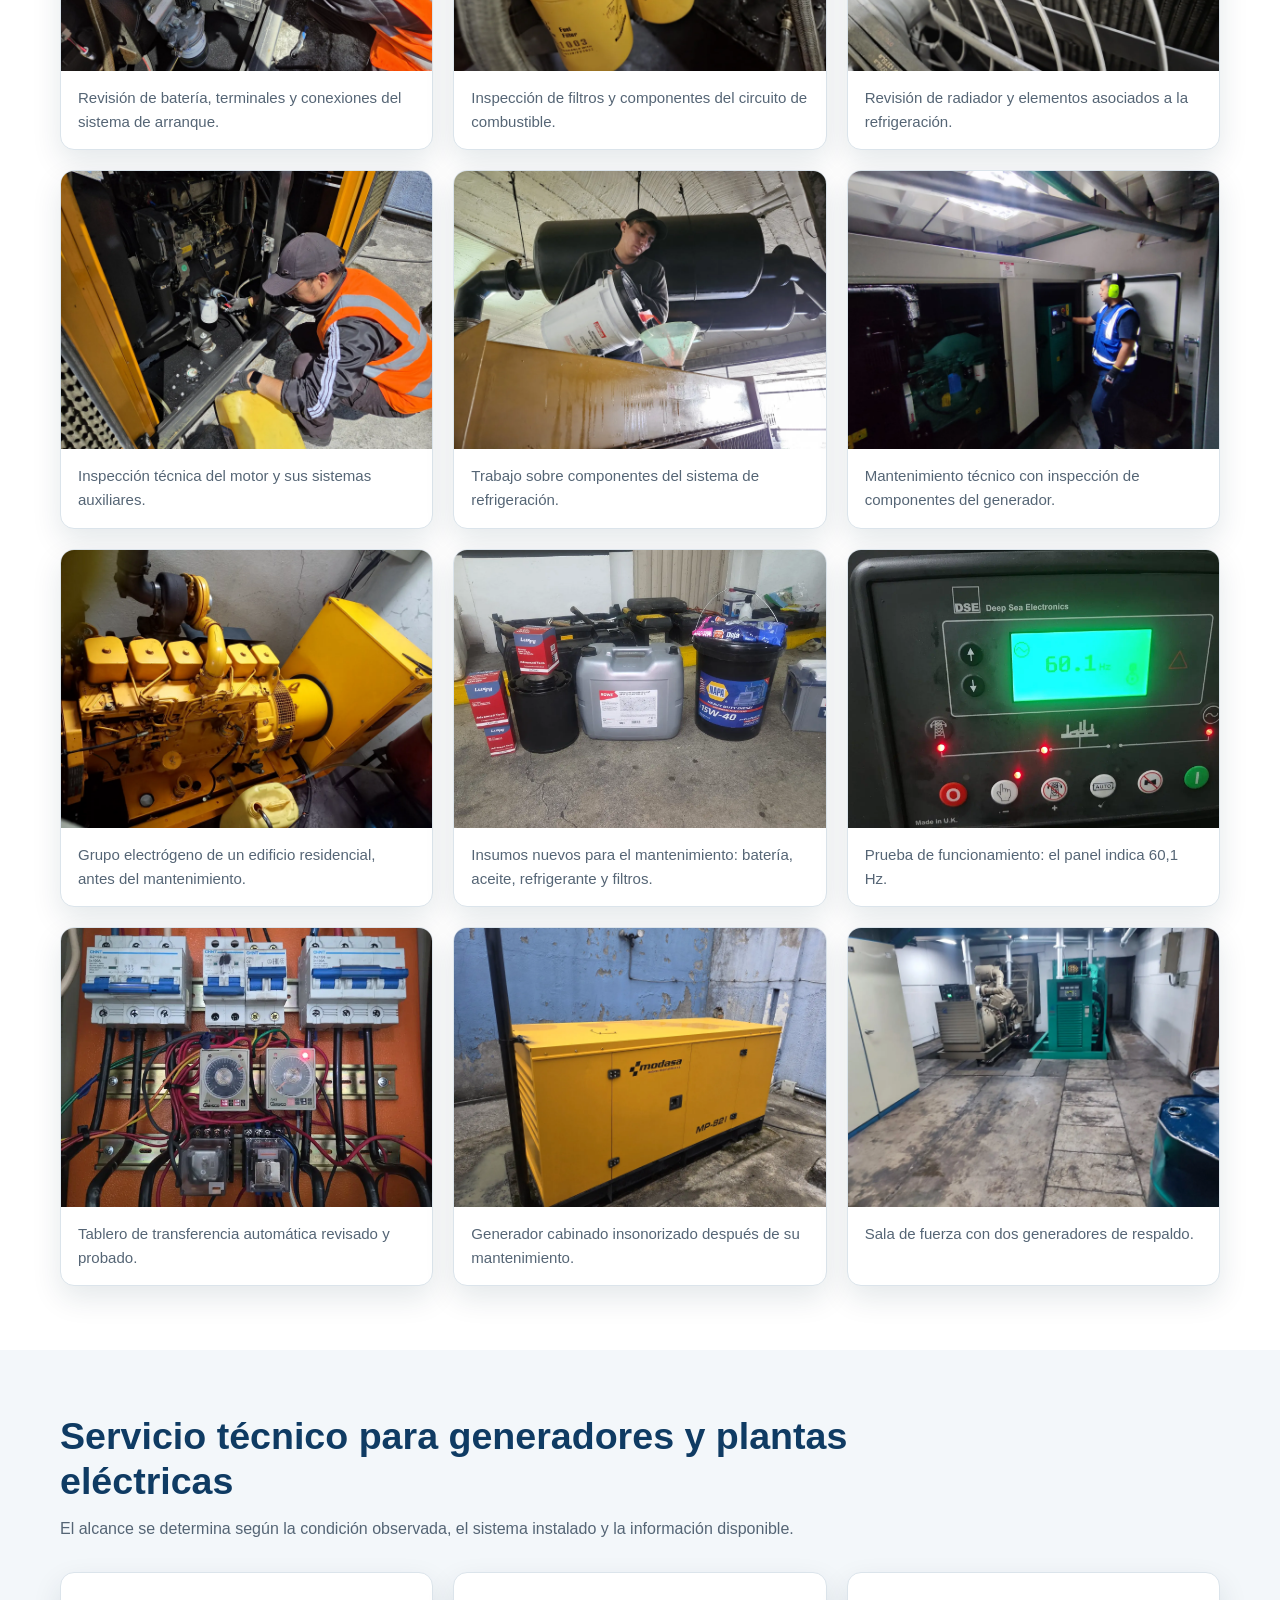
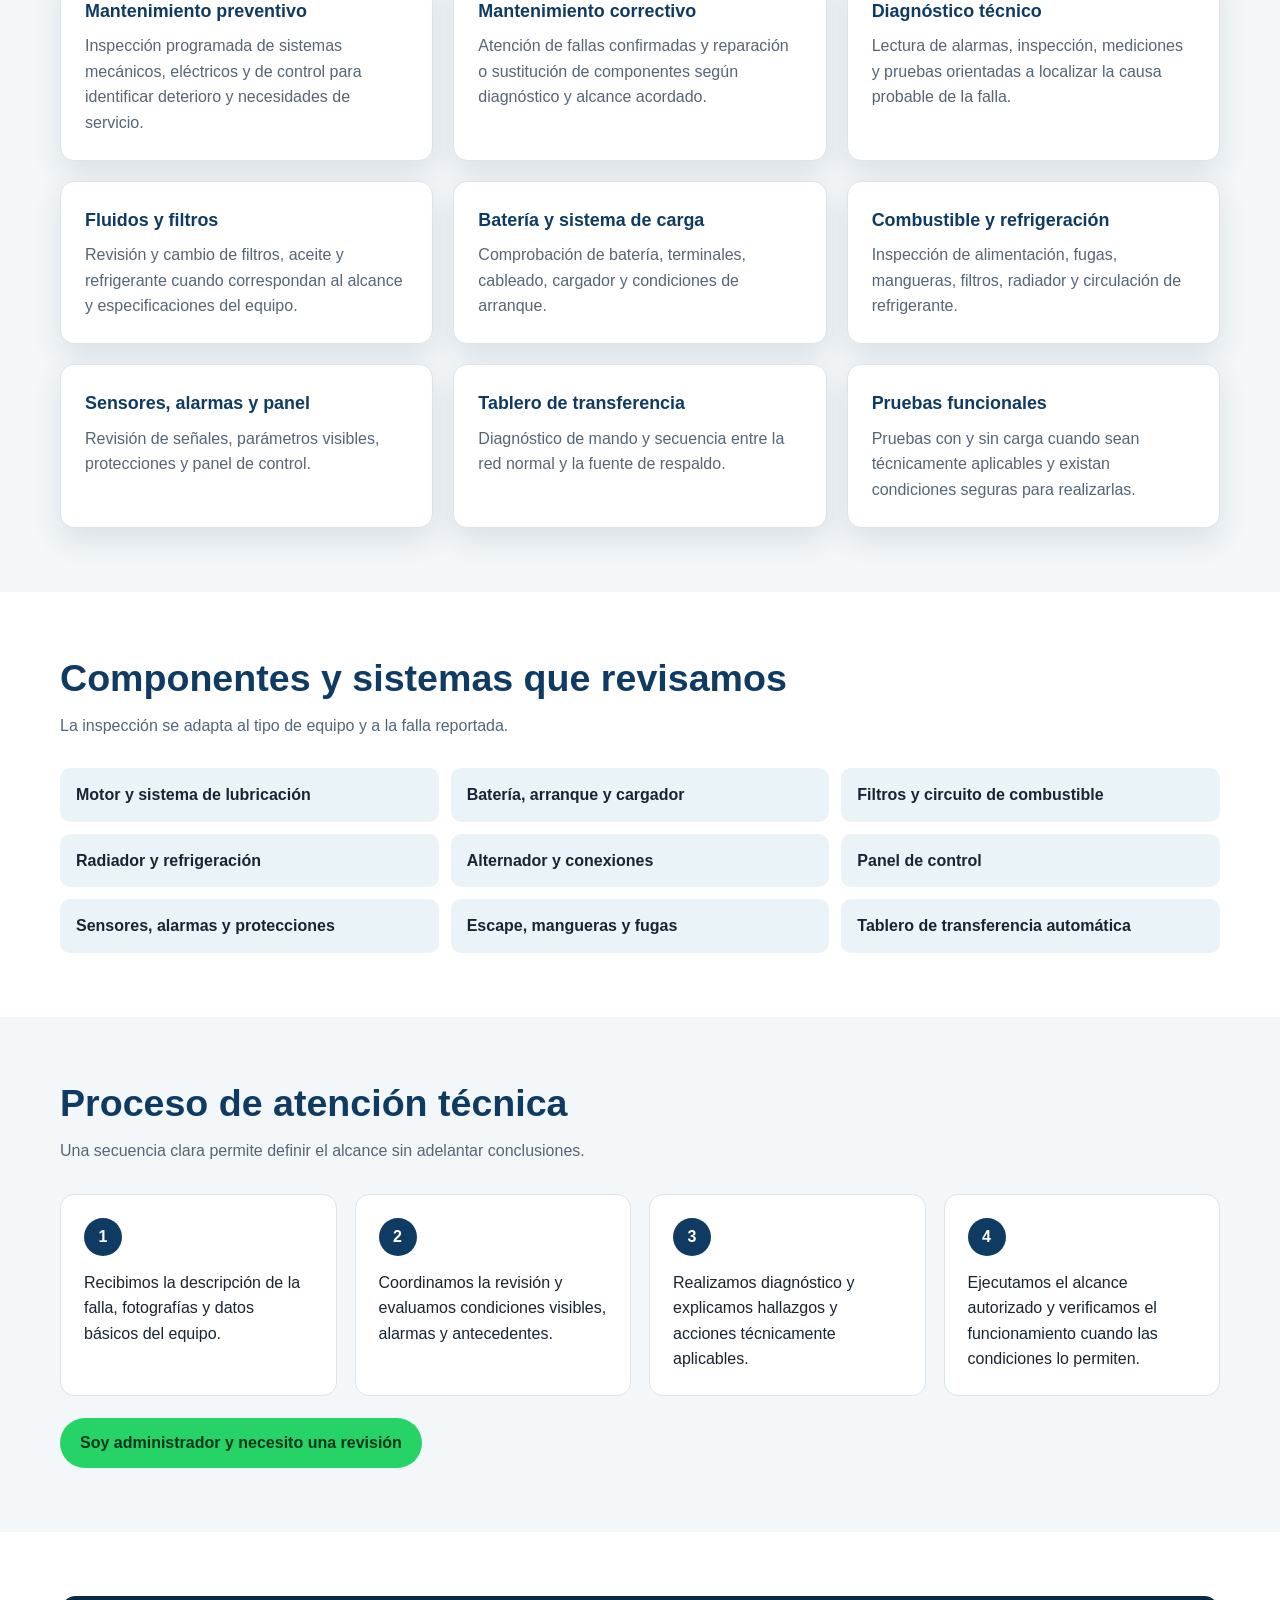
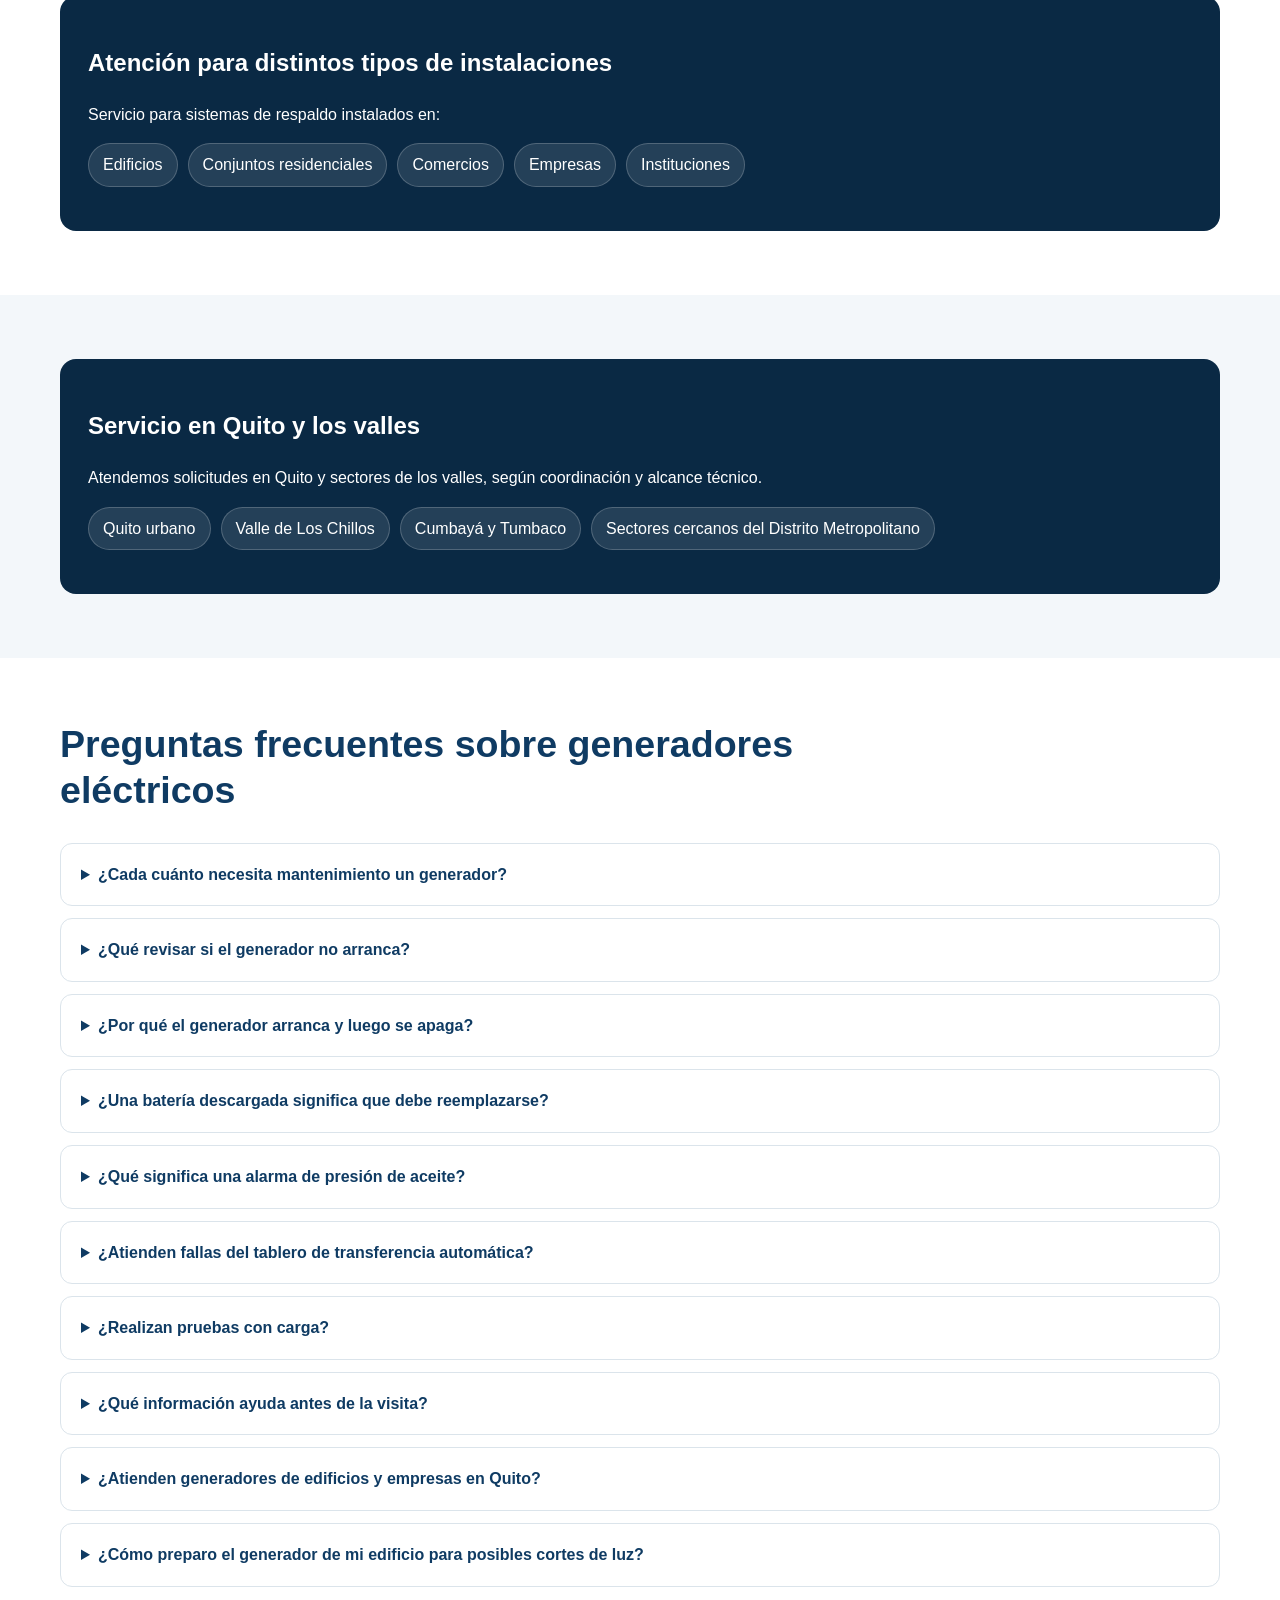
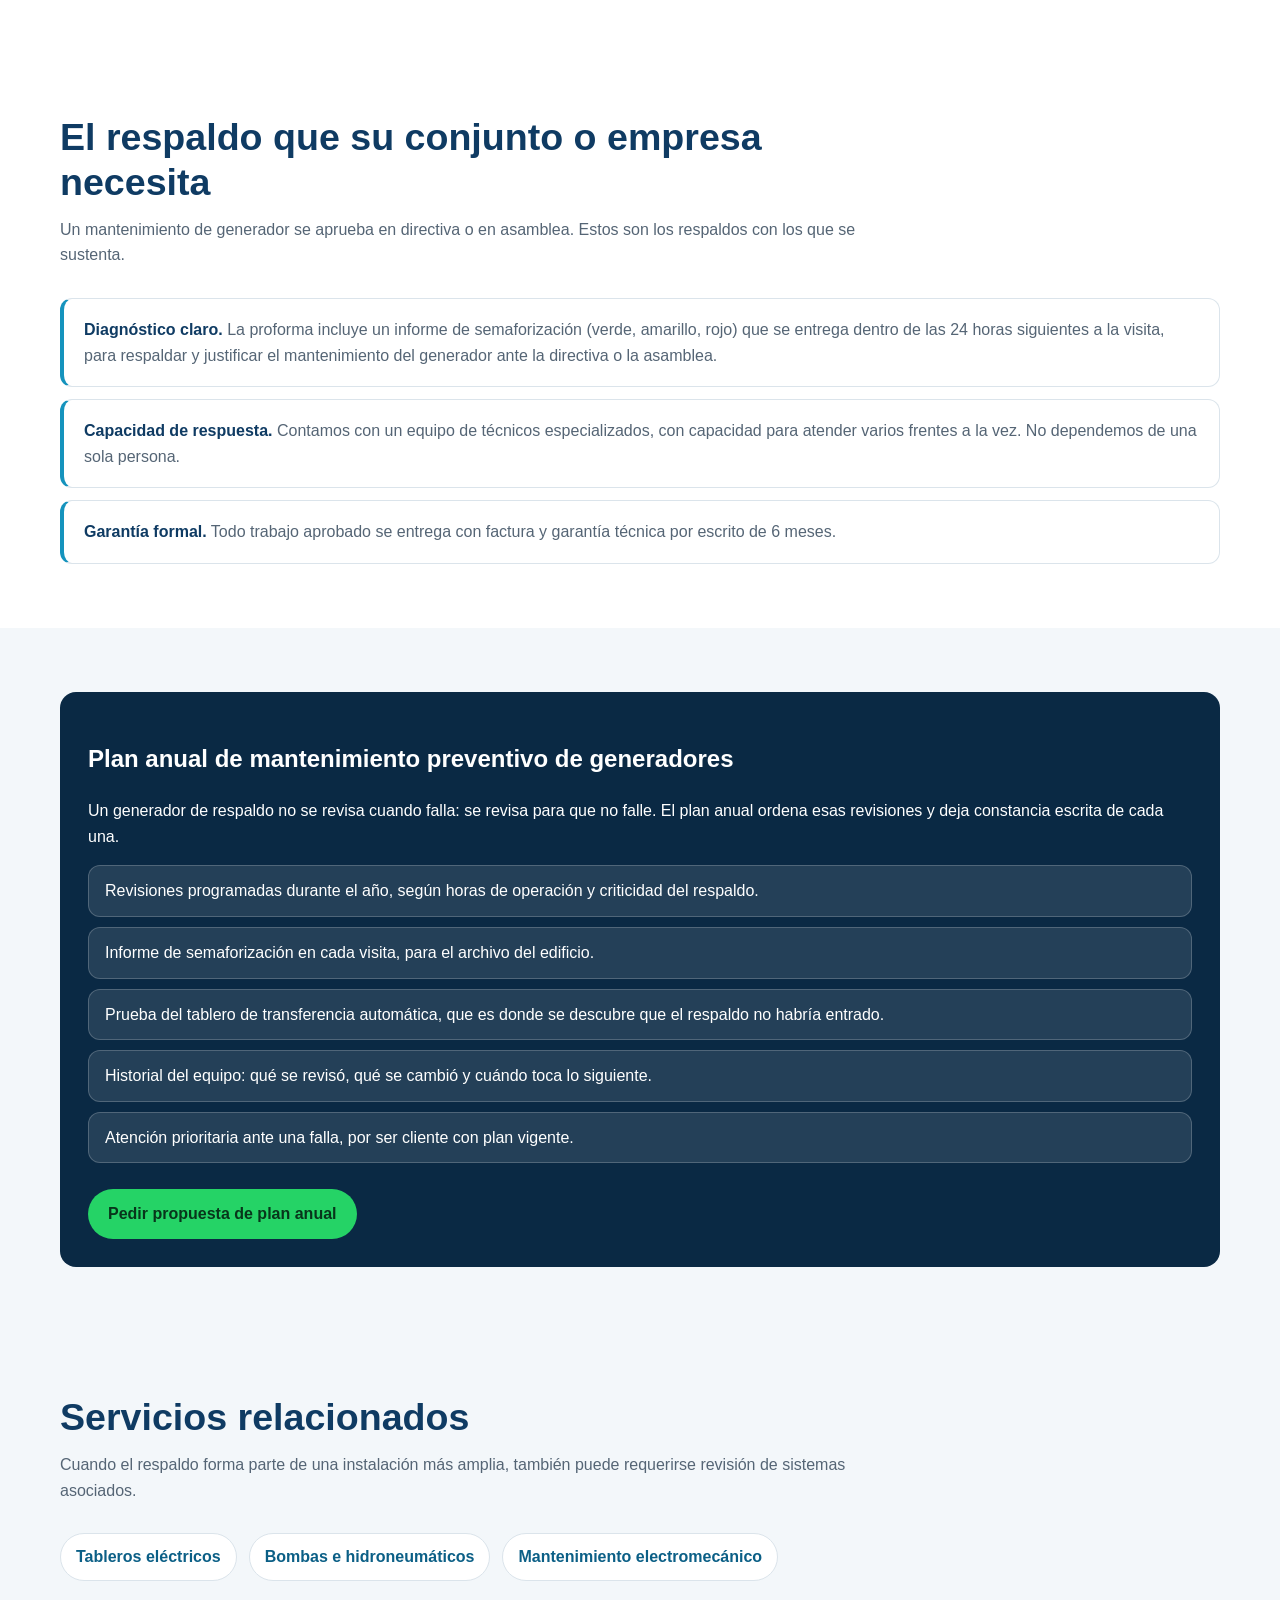
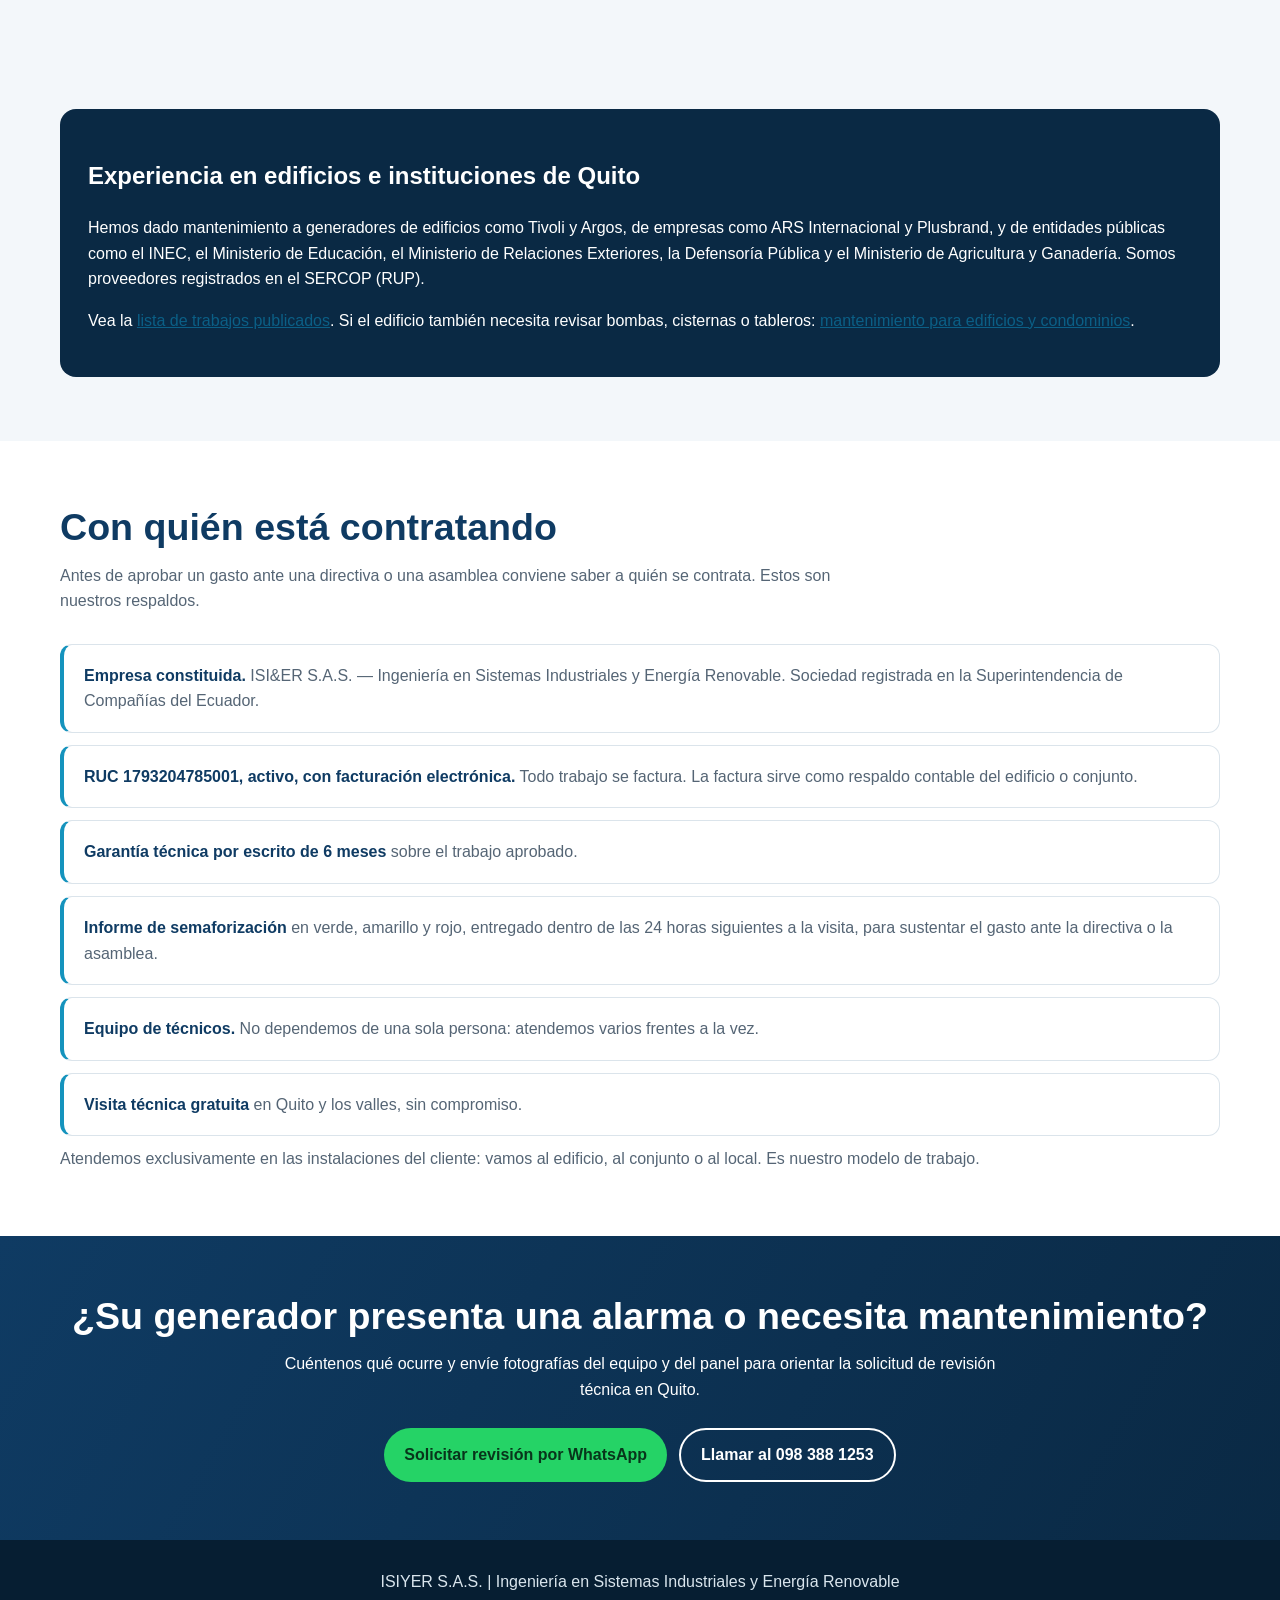
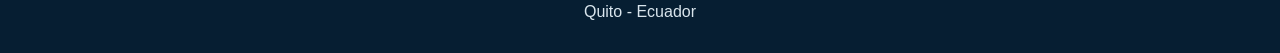
<file: generadores-electricos.html>
<!doctype html>
<html lang="es">
<head>
  <meta charset="utf-8">
  <meta name="viewport" content="width=device-width,initial-scale=1">
  <title>Mantenimiento de generadores eléctricos en Quito | ISIYER</title>
  <meta name="description" content="Mantenimiento, diagnóstico y reparación de generadores eléctricos y plantas eléctricas en Quito. Atención técnica para fallas y alarmas.">
  <meta name="robots" content="index,follow">
  <link rel="canonical" href="https://www.isiyer.com/generadores-electricos.html">
  <meta property="og:type" content="website">
  <meta property="og:locale" content="es_EC">
  <meta property="og:title" content="Mantenimiento y reparación de generadores eléctricos en Quito">
  <meta property="og:description" content="Diagnóstico, mantenimiento preventivo y correctivo de generadores eléctricos y sistemas de transferencia en Quito.">
  <meta property="og:url" content="https://www.isiyer.com/generadores-electricos.html">
  <meta property="og:image" content="https://www.isiyer.com/fotos/mantenimiento-generador-electrico-quito.webp">
  <meta name="twitter:card" content="summary_large_image">
  <meta name="twitter:title" content="Mantenimiento y reparación de generadores eléctricos en Quito">
  <meta name="twitter:description" content="Servicio técnico para generadores eléctricos y plantas eléctricas en Quito.">
  <meta name="twitter:image" content="https://www.isiyer.com/fotos/mantenimiento-generador-electrico-quito.webp">
  <script async src="https://www.googletagmanager.com/gtag/js?id=G-1HBVBWM2G4"></script>
  <script>window.dataLayer=window.dataLayer||[];function gtag(){dataLayer.push(arguments)}gtag('js',new Date());gtag('config','G-1HBVBWM2G4');</script>
  <script src="analytics-isiyer.js" defer></script>
  <link rel="stylesheet" href="navigation-isiyer.css">
  <script src="navigation-isiyer.js" defer></script>
  <style>
    :root{--navy:#0a2944;--blue:#0f3b63;--cyan:#1593bd;--green:#25d366;--ink:#182431;--muted:#556575;--paper:#fff;--soft:#f3f7fa;--line:#dbe4eb;--shadow:0 12px 30px rgba(10,41,68,.11)}
    *{box-sizing:border-box}html{scroll-behavior:smooth}body{margin:0;background:var(--soft);color:var(--ink);font-family:Arial,Helvetica,sans-serif;line-height:1.6}img{display:block;max-width:100%;height:auto}a{color:#0b5f86}a:focus-visible,summary:focus-visible{outline:3px solid #ffc928;outline-offset:3px}.sr-only{position:absolute;width:1px;height:1px;padding:0;margin:-1px;overflow:hidden;clip:rect(0,0,0,0);white-space:nowrap;border:0}
    .topbar{width:min(1160px,calc(100% - 40px));margin:auto;display:flex;align-items:center;justify-content:space-between;gap:24px;padding:18px 0}.brand{color:var(--blue);font-size:1.65rem;font-weight:800;text-decoration:none}.brand-tagline{margin:0;color:var(--muted);font-size:.92rem;text-align:right}
    .breadcrumb-wrap{background:#f8fafc;border-block:1px solid var(--line)}.breadcrumb{width:min(1160px,calc(100% - 40px));margin:auto;padding:10px 0;font-size:.92rem}.breadcrumb a{font-weight:700;text-decoration:none}.breadcrumb span{margin:0 7px}
    .hero{background:linear-gradient(110deg,rgba(4,27,47,.94),rgba(15,59,99,.76));color:#fff;padding:64px 0}.hero-grid,.container{width:min(1160px,calc(100% - 40px));margin:auto}.hero-grid{display:grid;grid-template-columns:1.08fr .92fr;gap:48px;align-items:center}.eyebrow{margin:0 0 8px;color:#8cddf5;font-weight:800;letter-spacing:.08em;text-transform:uppercase;font-size:.78rem}.hero h1{font-size:clamp(2.1rem,4.5vw,3.7rem);line-height:1.08;margin:0 0 20px}.hero p{font-size:1.08rem;max-width:680px}.hero-media img{width:100%;aspect-ratio:4/3;object-fit:cover;border-radius:18px;box-shadow:0 18px 44px rgba(0,0,0,.3)}.actions{display:flex;flex-wrap:wrap;gap:12px;margin-top:26px}.button{display:inline-flex;align-items:center;justify-content:center;min-height:48px;padding:12px 20px;border-radius:999px;text-decoration:none;font-weight:800}.button-primary{background:var(--green);color:#08351b}.button-secondary{border:2px solid currentColor;color:inherit}.hero-note{font-size:.88rem;color:#d6e8f4}
    main section{padding:64px 0}.section-alt{background:#fff}.section-head{max-width:820px;margin-bottom:30px}.section-head h2,.cta h2{margin:0 0 12px;color:var(--blue);font-size:clamp(1.65rem,3vw,2.35rem);line-height:1.2}.section-head p{color:var(--muted);margin:0}.grid{display:grid;grid-template-columns:repeat(3,1fr);gap:20px}.card{background:#fff;border:1px solid var(--line);border-radius:14px;padding:24px;box-shadow:var(--shadow)}.section-alt .card{background:var(--soft)}.card h3{margin:0 0 8px;color:var(--blue);font-size:1.12rem}.card p{margin:0;color:var(--muted)}.symptoms{grid-template-columns:repeat(4,1fr)}.symptom{border-left:4px solid var(--cyan)}
    .check-grid{display:grid;grid-template-columns:repeat(3,1fr);gap:12px}.check-grid div{background:#eaf3f7;border-radius:10px;padding:14px 16px;font-weight:700}.steps{counter-reset:step;display:grid;grid-template-columns:repeat(4,1fr);gap:18px;padding:0;list-style:none}.steps li{background:#fff;border:1px solid var(--line);border-radius:14px;padding:23px}.steps li:before{counter-increment:step;content:counter(step);display:grid;place-items:center;width:38px;height:38px;margin-bottom:14px;border-radius:50%;background:var(--blue);color:#fff;font-weight:800}
    .audiences,.zones{padding:28px;border-radius:16px;background:var(--navy);color:#fff}.audiences h2,.zones h2{color:#fff}.audiences ul,.zones ul{display:flex;flex-wrap:wrap;gap:10px;padding:0;list-style:none}.audiences li,.zones li{background:rgba(255,255,255,.11);border:1px solid rgba(255,255,255,.2);border-radius:999px;padding:8px 14px}
    .gallery{display:grid;grid-template-columns:repeat(3,1fr);gap:20px}.gallery figure{margin:0;background:#fff;border:1px solid var(--line);border-radius:14px;overflow:hidden;box-shadow:var(--shadow)}.gallery img{width:100%;aspect-ratio:4/3;object-fit:cover}.gallery figcaption{padding:15px 17px;color:var(--muted);font-size:.94rem}
    .faq{display:grid;gap:12px}.faq details{background:#fff;border:1px solid var(--line);border-radius:12px;padding:18px 20px}.faq summary{cursor:pointer;color:var(--blue);font-weight:800}.faq p{margin:12px 0 0;color:var(--muted)}
    .related{display:flex;gap:12px;flex-wrap:wrap}.related a{background:#fff;border:1px solid var(--line);border-radius:999px;padding:10px 15px;font-weight:700;text-decoration:none}.cta{background:linear-gradient(120deg,var(--blue),var(--navy));color:#fff;text-align:center;padding:58px 20px}.cta h2{color:#fff}.cta .actions{justify-content:center}.cta p{max-width:760px;margin:auto}.footer{background:#061e32;color:#d9e5ed;text-align:center;padding:25px 20px}.footer p{margin:4px}.whatsapp-float{position:fixed;right:18px;bottom:max(18px,env(safe-area-inset-bottom));z-index:20;display:grid;place-items:center;width:58px;height:58px;border-radius:50%;background:var(--green);color:#08351b;font-weight:900;text-decoration:none;box-shadow:0 7px 22px rgba(0,0,0,.28)}
    @media(max-width:900px){.hero-grid{grid-template-columns:1fr}.grid,.gallery{grid-template-columns:repeat(2,1fr)}.symptoms{grid-template-columns:repeat(2,1fr)}.steps{grid-template-columns:repeat(2,1fr)}}
    @media(max-width:680px){.topbar,.breadcrumb,.hero-grid,.container{width:min(100% - 32px,1160px)}.brand-tagline{max-width:210px}.hero{padding:42px 0}.hero h1{font-size:2.15rem}.actions{flex-direction:column}.button{width:100%}.grid,.gallery,.symptoms,.check-grid,.steps{grid-template-columns:1fr}main section{padding:46px 0}.whatsapp-float{width:52px;height:52px;right:12px;bottom:max(12px,env(safe-area-inset-bottom))}}

    /* --- Bloques de confianza (mesa 2026-08-27). Solo se anade; nada existente se altera. --- */
    .hero-oferta{margin:12px 0 0;padding:10px 14px;color:#eaf4ff;background:rgba(255,255,255,.10);border-left:4px solid #55df87;border-radius:10px;font-size:.95rem;line-height:1.4}
    .hero-trust{margin:10px 0 0;font-size:.92rem}
    .trust-reviews{color:#fff;font-weight:700;text-decoration:underline}
    .lead-humano{margin:10px 0 0;color:var(--muted)}
    .cta-admin{margin:22px 0 0}
    .respaldo-list{display:grid;gap:12px;padding:0;margin:0;list-style:none}
    .respaldo-list li{background:#fff;border:1px solid var(--line);border-left:4px solid var(--cyan);border-radius:12px;padding:18px 20px;color:var(--muted)}
    .respaldo-list strong{color:var(--blue)}
    .plan-anual{padding:28px;border-radius:16px;background:var(--navy);color:#fff}
    .plan-anual h2{color:#fff}
    .plan-anual ul{display:grid;gap:10px;padding:0;margin:0 0 20px;list-style:none}
    .plan-anual li{background:rgba(255,255,255,.11);border:1px solid rgba(255,255,255,.2);border-radius:12px;padding:12px 16px}
    /* Pastilla en vez de circulo: "WhatsApp" no cabe en 58px y sale cortado */
    .whatsapp-float{width:auto !important;min-width:58px;height:46px !important;padding:0 18px;border-radius:999px !important}
    .whatsapp-float span[aria-hidden]{font-size:.9rem;font-weight:800;white-space:nowrap}
  </style>
</head>
<body>
  <header>
    <div class="topbar"><a class="brand" href="/" aria-label="ISIYER, ir al inicio">ISIYER S.A.S.</a><p class="brand-tagline">Ingeniería en Sistemas Industriales y Energía Renovable</p></div>
    <nav class="secondary-service-nav" aria-label="Navegación principal">
      <a href="/#inicio">Inicio</a><details class="services-menu"><summary aria-label="Abrir menú de servicios" aria-expanded="false">Servicios</summary><div class="services-submenu"><a href="bombas-de-agua.html">Bombas e hidroneumáticos</a><a href="bombas-de-calor.html">Bombas de calor</a><a href="generadores-electricos.html" aria-current="page">Generadores eléctricos</a><a href="cisternas.html">Limpieza de cisternas</a><a href="tableros-electricos.html">Tableros eléctricos</a><a href="aire-acondicionado.html">Climatización</a><a href="calderas.html">Calderas</a><a href="edificios-y-condominios.html">Edificios y condominios</a></div></details><a href="/#proyectos">Trabajos</a><a href="/#nosotros">Nosotros</a><a href="/#contacto">Contacto</a><a class="nav-whatsapp" href="https://wa.me/593983881253?text=Hola%2C%20necesito%20una%20revisi%C3%B3n%20t%C3%A9cnica%20en%20Quito.%20%5BGeneradores%5D" target="_blank" rel="noopener noreferrer">WhatsApp</a>
    </nav>
  </header>
  <div class="breadcrumb-wrap"><nav class="breadcrumb" aria-label="Migas de pan"><a href="/">Inicio</a><span aria-hidden="true">/</span><span>Generadores eléctricos</span></nav></div>
  <main>
    <section class="hero"><div class="hero-grid"><div><p class="eyebrow">Servicio técnico en Quito</p><h1>Mantenimiento y reparación de generadores eléctricos en Quito</h1><p>Diagnóstico y atención técnica de generadores eléctricos y plantas eléctricas para conservar sus sistemas de arranque, control, combustible, refrigeración y transferencia en condiciones verificables.</p><div class="actions"><a class="button button-primary" data-cta-location="hero" href="https://wa.me/593983881253?text=Hola%2C%20necesito%20una%20revisi%C3%B3n%20de%20un%20generador%20el%C3%A9ctrico%20en%20Quito.%20Puedo%20enviar%20fotograf%C3%ADas%20y%20describir%20la%20falla.%20%5BGeneradores%5D" target="_blank" rel="noopener noreferrer">Solicitar revisión por WhatsApp</a><a class="button button-secondary" data-cta-location="hero" href="tel:+593983881253">Llamar al 098 388 1253</a></div><p class="hero-oferta"><strong>Visita técnica GRATIS en Quito y valles.</strong> Informe de semaforización en <strong>24 horas</strong> para sustentar el gasto ante su directiva. Factura y <strong>6 meses de garantía</strong>.</p><p class="hero-note">Puede enviar fotografías del panel, las alarmas visibles y una descripción de la falla.</p><p class="hero-trust"><a class="trust-reviews" href="https://www.google.com/search?q=ISIYER+S.A.S.+generadores+el%C3%A9ctricos+Quito" target="_blank" rel="noopener noreferrer">5,0 ★ en Google · opiniones verificadas</a></p></div><div class="hero-media"><img src="fotos/mantenimiento-generador-electrico-quito.webp" alt="Técnico realizando mantenimiento en un generador eléctrico" width="1600" height="1200" fetchpriority="high"></div></div></section>
    <section class="section-alt" id="cortes-de-luz"><div class="container"><div class="section-head"><h2>Qué revisar en el generador tras un corte de luz</h2><p>El lunes 23 de noviembre de 2026 hubo cortes imprevistos en varias ciudades del Ecuador, entre ellas sectores de Quito. Un generador que no recibe mantenimiento puede fallar justo cuando se lo necesita.</p></div><div class="grid"><article class="card"><h3>Batería y cargador</h3><p>Una batería descargada o un cargador defectuoso pueden impedir el arranque. Se revisan tensión, bornes y carga.</p></article><article class="card"><h3>Combustible</h3><p>Nivel suficiente, filtros en buen estado y sin agua en el sistema. El combustible almacenado mucho tiempo también se revisa.</p></article><article class="card"><h3>Aceite y refrigerante</h3><p>Niveles correctos y cambios a tiempo. Una alarma de presión de aceite o de temperatura puede apagar el equipo en pleno corte.</p></article><article class="card"><h3>Panel y alarmas</h3><p>Si dispone de arranque automático, se comprueban el modo de operación y las alarmas según el fabricante.</p></article><article class="card"><h3>Transferencia automática</h3><p>Es la que pasa la carga a la red o al generador. Si no opera, el generador puede arrancar y el edificio quedarse igual sin energía.</p></article><article class="card"><h3>Pruebas</h3><p>Las pruebas de arranque y transferencia se realizan según el alcance acordado y las condiciones de seguridad.</p></article></div><p>Si el generador no arrancó en el último corte, se apagó a los pocos minutos o mostró una alarma, conviene revisarlo antes del siguiente. La visita técnica es sin costo.</p><p class="cta-admin"><a class="button button-primary" data-cta-location="cortes" href="https://wa.me/593983881253?text=Hola%2C%20quiero%20revisar%20el%20generador%20antes%20del%20pr%C3%B3ximo%20corte%20de%20luz.%20Nombre%20del%20inmueble%3A%20____.%20Sector%3A%20____.%20%C2%BFArranc%C3%B3%20en%20el%20%C3%BAltimo%20corte%3F%20____.%20%5BGeneradores%5D" target="_blank" rel="noopener noreferrer">Quiero revisar mi generador</a></p></div></section>
    <section><div class="container"><div class="section-head"><h2>Señales de falla que requieren diagnóstico</h2><p>Una alarma o un comportamiento irregular debe evaluarse antes de intervenir el equipo. Evite puentear protecciones o manipular circuitos energizados.</p><p class="lead-humano">Se va la luz en el edificio y el generador no arranca: eso es justo lo que no puede pasar. Un equipo de respaldo que falla el día que se lo necesita deja sin ascensores, sin bombas de agua y sin seguridad a todo el inmueble. Estas son las señales con las que más nos llaman en Quito:</p></div><div class="grid symptoms">
      <article class="card symptom"><h3>No arranca</h3><p>Puede involucrar batería, circuito de arranque, combustible, protecciones o control.</p></article><article class="card symptom"><h3>Arranca y se apaga</h3><p>Requiere revisar alarmas, alimentación de combustible y condiciones de protección.</p></article><article class="card symptom"><h3>Batería descargada</h3><p>Se evalúan batería, conexiones, cargador y sistema de carga.</p></article><article class="card symptom"><h3>Falla del cargador</h3><p>Una carga incorrecta puede impedir el arranque automático cuando se necesita respaldo.</p></article><article class="card symptom"><h3>Alarma de presión de aceite</h3><p>Debe detenerse la operación y verificarse la causa de forma técnica.</p></article><article class="card symptom"><h3>Sobretemperatura</h3><p>Se revisan refrigeración, ventilación, radiador, nivel y condición del refrigerante.</p></article><article class="card symptom"><h3>Frecuencia baja o alta</h3><p>La variación puede relacionarse con velocidad, regulación, carga o control.</p></article><article class="card symptom"><h3>Voltaje inestable</h3><p>Se comprueban mediciones, conexiones, regulación y comportamiento del equipo.</p></article><article class="card symptom"><h3>Problemas de combustible</h3><p>Descebado, aire, obstrucciones o contaminación pueden afectar el encendido.</p></article><article class="card symptom"><h3>Fugas</h3><p>Se identifica el fluido y el punto de origen antes de definir la corrección.</p></article><article class="card symptom"><h3>La transferencia no opera</h3><p>Se revisan señales, mando, protecciones y secuencia del tablero de transferencia.</p></article>
    </div></div></section>
    <section class="section-alt"><div class="container"><div class="section-head"><h2>Trabajos reales en generadores eléctricos</h2><p>Fotografías propias de revisiones y mantenimientos técnicos. Las imágenes muestran actividades reales sin identificar clientes ni ubicaciones sensibles.</p></div><div class="gallery"><figure><img src="fotos/revision-bateria-generador-electrico.webp" alt="Revisión técnica de batería y conexiones de un generador eléctrico" width="1600" height="1200" loading="lazy"><figcaption>Revisión de batería, terminales y conexiones del sistema de arranque.</figcaption></figure><figure><img src="fotos/filtros-combustible-generador.webp" alt="Filtros del sistema de combustible de un generador eléctrico" width="1600" height="1200" loading="lazy"><figcaption>Inspección de filtros y componentes del circuito de combustible.</figcaption></figure><figure><img src="fotos/radiador-generador-electrico.webp" alt="Radiador y sistema de refrigeración de un generador eléctrico" width="1600" height="1200" loading="lazy"><figcaption>Revisión de radiador y elementos asociados a la refrigeración.</figcaption></figure><figure><img src="fotos/diagnostico-motor-generador-electrico.webp" alt="Diagnóstico técnico del motor de un generador eléctrico" width="1600" height="1200" loading="lazy"><figcaption>Inspección técnica del motor y sus sistemas auxiliares.</figcaption></figure><figure><img src="fotos/servicio-refrigeracion-generador.webp" alt="Servicio técnico del sistema de refrigeración de un generador" width="1600" height="1200" loading="lazy"><figcaption>Trabajo sobre componentes del sistema de refrigeración.</figcaption></figure><figure><img src="fotos/mantenimiento-generador-electrico-quito.webp" alt="Técnico realizando mantenimiento en un generador eléctrico" width="1600" height="1200" loading="lazy"><figcaption>Mantenimiento técnico con inspección de componentes del generador.</figcaption></figure><figure><img src="fotos/edificios/generador-sdmo-edificio-tivoli-quito.webp" alt="Grupo electrógeno de un edificio en Quito antes de su mantenimiento" width="1600" height="1200" loading="lazy"><figcaption>Grupo electrógeno de un edificio residencial, antes del mantenimiento.</figcaption></figure><figure><img src="fotos/edificios/mantenimiento-generador-repuestos-edificio-tivoli.webp" alt="Batería, aceite, refrigerante y filtros nuevos para el mantenimiento de un generador" width="1600" height="984" loading="lazy"><figcaption>Insumos nuevos para el mantenimiento: batería, aceite, refrigerante y filtros.</figcaption></figure><figure><img src="fotos/servicios/panel-generador-60-hz.webp" alt="Panel de control de un generador indicando 60,1 Hz en la prueba" width="1600" height="1008" loading="lazy"><figcaption>Prueba de funcionamiento: el panel indica 60,1 Hz.</figcaption></figure><figure><img src="fotos/servicios/tablero-transferencia-automatica-generador.webp" alt="Tablero de transferencia automática de un generador con contactores y temporizadores" width="1200" height="1344" loading="lazy"><figcaption>Tablero de transferencia automática revisado y probado.</figcaption></figure><figure><img src="fotos/servicios/generador-cabinado-insonorizado.webp" alt="Generador cabinado insonorizado instalado en exteriores" width="1600" height="1200" loading="lazy"><figcaption>Generador cabinado insonorizado después de su mantenimiento.</figcaption></figure><figure><img src="fotos/servicios/sala-generadores-institucion-quito.webp" alt="Sala de fuerza con dos generadores de una institución en Quito" width="1600" height="1200" loading="lazy"><figcaption>Sala de fuerza con dos generadores de respaldo.</figcaption></figure></div></div></section>
    <section><div class="container"><div class="section-head"><h2>Servicio técnico para generadores y plantas eléctricas</h2><p>El alcance se determina según la condición observada, el sistema instalado y la información disponible.</p></div><div class="grid"><article class="card"><h3>Mantenimiento preventivo</h3><p>Inspección programada de sistemas mecánicos, eléctricos y de control para identificar deterioro y necesidades de servicio.</p></article><article class="card"><h3>Mantenimiento correctivo</h3><p>Atención de fallas confirmadas y reparación o sustitución de componentes según diagnóstico y alcance acordado.</p></article><article class="card"><h3>Diagnóstico técnico</h3><p>Lectura de alarmas, inspección, mediciones y pruebas orientadas a localizar la causa probable de la falla.</p></article><article class="card"><h3>Fluidos y filtros</h3><p>Revisión y cambio de filtros, aceite y refrigerante cuando correspondan al alcance y especificaciones del equipo.</p></article><article class="card"><h3>Batería y sistema de carga</h3><p>Comprobación de batería, terminales, cableado, cargador y condiciones de arranque.</p></article><article class="card"><h3>Combustible y refrigeración</h3><p>Inspección de alimentación, fugas, mangueras, filtros, radiador y circulación de refrigerante.</p></article><article class="card"><h3>Sensores, alarmas y panel</h3><p>Revisión de señales, parámetros visibles, protecciones y panel de control.</p></article><article class="card"><h3>Tablero de transferencia</h3><p>Diagnóstico de mando y secuencia entre la red normal y la fuente de respaldo.</p></article><article class="card"><h3>Pruebas funcionales</h3><p>Pruebas con y sin carga cuando sean técnicamente aplicables y existan condiciones seguras para realizarlas.</p></article></div></div></section>
    <section class="section-alt"><div class="container"><div class="section-head"><h2>Componentes y sistemas que revisamos</h2><p>La inspección se adapta al tipo de equipo y a la falla reportada.</p></div><div class="check-grid"><div>Motor y sistema de lubricación</div><div>Batería, arranque y cargador</div><div>Filtros y circuito de combustible</div><div>Radiador y refrigeración</div><div>Alternador y conexiones</div><div>Panel de control</div><div>Sensores, alarmas y protecciones</div><div>Escape, mangueras y fugas</div><div>Tablero de transferencia automática</div></div></div></section>
    <section><div class="container"><div class="section-head"><h2>Proceso de atención técnica</h2><p>Una secuencia clara permite definir el alcance sin adelantar conclusiones.</p></div><ol class="steps"><li>Recibimos la descripción de la falla, fotografías y datos básicos del equipo.</li><li>Coordinamos la revisión y evaluamos condiciones visibles, alarmas y antecedentes.</li><li>Realizamos diagnóstico y explicamos hallazgos y acciones técnicamente aplicables.</li><li>Ejecutamos el alcance autorizado y verificamos el funcionamiento cuando las condiciones lo permiten.</li></ol><p class="cta-admin"><a class="button button-primary" data-cta-location="administradores" href="https://wa.me/593983881253?text=Hola%2C%20administro%20un%20edificio%20o%20conjunto%20y%20necesito%20revisi%C3%B3n%20del%20generador.%20Nombre%20del%20inmueble%3A%20____.%20Sector%3A%20____.%20Marca%20y%20modelo%3A%20____.%20Potencia%20(kVA)%3A%20____.%20Qu%C3%A9%20ocurri%C3%B3%3A%20____.%20%C3%9Altimo%20mantenimiento%3A%20____.%20Adjunto%20fotos%20del%20equipo%20y%20del%20panel.%20%5BGeneradores%5D" target="_blank" rel="noopener noreferrer">Soy administrador y necesito una revisión</a></p></div></section>
    <section class="section-alt"><div class="container"><div class="audiences"><h2>Atención para distintos tipos de instalaciones</h2><p>Servicio para sistemas de respaldo instalados en:</p><ul><li>Edificios</li><li>Conjuntos residenciales</li><li>Comercios</li><li>Empresas</li><li>Instituciones</li></ul></div></div></section>
    <section><div class="container"><div class="zones"><h2>Servicio en Quito y los valles</h2><p>Atendemos solicitudes en Quito y sectores de los valles, según coordinación y alcance técnico.</p><ul><li>Quito urbano</li><li>Valle de Los Chillos</li><li>Cumbayá y Tumbaco</li><li>Sectores cercanos del Distrito Metropolitano</li></ul></div></div></section>
    <section class="section-alt"><div class="container"><div class="section-head"><h2>Preguntas frecuentes sobre generadores eléctricos</h2></div><div class="faq">
      <details><summary>¿Cada cuánto necesita mantenimiento un generador?</summary><p>La frecuencia depende de las indicaciones del fabricante, horas de operación, ambiente, combustible, historial y criticidad del respaldo. Una revisión permite proponer un plan acorde al equipo.</p></details><details><summary>¿Qué revisar si el generador no arranca?</summary><p>No puentee protecciones ni manipule circuitos. Registre la alarma visible y solicite revisión de batería, arranque, combustible, control y condiciones de seguridad.</p></details><details><summary>¿Por qué el generador arranca y luego se apaga?</summary><p>Puede existir una protección activa, falla de combustible, lectura de sensor u otra condición. La alarma y las mediciones orientan el diagnóstico.</p></details><details><summary>¿Una batería descargada significa que debe reemplazarse?</summary><p>No necesariamente. Se deben comprobar su condición, conexiones, cargador y sistema de carga antes de definir la acción.</p></details><details><summary>¿Qué significa una alarma de presión de aceite?</summary><p>Indica una condición que requiere detener y evaluar el equipo. No debe anularse la protección ni continuar operando sin diagnóstico.</p></details><details><summary>¿Atienden fallas del tablero de transferencia automática?</summary><p>Sí. Se puede revisar la secuencia, señales, mando, protecciones y coordinación con el generador dentro del alcance acordado.</p></details><details><summary>¿Realizan pruebas con carga?</summary><p>Se realizan cuando son técnicamente aplicables, están dentro del alcance y existen condiciones seguras de la instalación. No se afirma el uso de equipos de prueba específicos sin evaluación previa.</p></details><details><summary>¿Qué información ayuda antes de la visita?</summary><p>Fotografías generales, imagen del panel y alarmas, descripción del comportamiento, ubicación aproximada e historial reciente de mantenimiento.</p></details><details><summary>¿Atienden generadores de edificios y empresas en Quito?</summary><p>Sí, se reciben solicitudes de edificios, conjuntos, comercios, empresas e instituciones en Quito y sectores de los valles, sujetas a coordinación.</p></details>
    <details><summary>¿Cómo preparo el generador de mi edificio para posibles cortes de luz?</summary><p>Con un mantenimiento preventivo al día: aceite y filtros, batería y cargador, refrigerante, revisión del tablero y de la transferencia, y pruebas según el alcance acordado y las condiciones de seguridad. Le entregamos un informe con fotos y semáforo para presentar a la directiva.</p></details></div></div></section>
    <section class="section-alt"><div class="container"><div class="section-head"><h2>El respaldo que su conjunto o empresa necesita</h2><p>Un mantenimiento de generador se aprueba en directiva o en asamblea. Estos son los respaldos con los que se sustenta.</p></div><ul class="respaldo-list"><li><strong>Diagnóstico claro.</strong> La proforma incluye un informe de semaforización (verde, amarillo, rojo) que se entrega dentro de las 24 horas siguientes a la visita, para respaldar y justificar el mantenimiento del generador ante la directiva o la asamblea.</li><li><strong>Capacidad de respuesta.</strong> Contamos con un equipo de técnicos especializados, con capacidad para atender varios frentes a la vez. No dependemos de una sola persona.</li><li><strong>Garantía formal.</strong> Todo trabajo aprobado se entrega con factura y garantía técnica por escrito de 6 meses.</li></ul></div></section><section><div class="container"><div class="plan-anual"><h2>Plan anual de mantenimiento preventivo de generadores</h2><p>Un generador de respaldo no se revisa cuando falla: se revisa para que no falle. El plan anual ordena esas revisiones y deja constancia escrita de cada una.</p><ul><li>Revisiones programadas durante el año, según horas de operación y criticidad del respaldo.</li><li>Informe de semaforización en cada visita, para el archivo del edificio.</li><li>Prueba del tablero de transferencia automática, que es donde se descubre que el respaldo no habría entrado.</li><li>Historial del equipo: qué se revisó, qué se cambió y cuándo toca lo siguiente.</li><li>Atención prioritaria ante una falla, por ser cliente con plan vigente.</li></ul><div class="actions"><a class="button button-primary" data-cta-location="plan_anual" href="https://wa.me/593983881253?text=Hola%2C%20quiero%20una%20propuesta%20de%20plan%20anual%20de%20mantenimiento%20preventivo%20para%20el%20generador.%20Inmueble%3A%20____.%20Sector%3A%20____.%20Marca%20y%20modelo%3A%20____.%20Potencia%20(kVA)%3A%20____.%20Horas%20de%20uso%20aproximadas%3A%20____.%20%5BGeneradores%5D" target="_blank" rel="noopener noreferrer">Pedir propuesta de plan anual</a></div></div></div></section><section><div class="container"><div class="section-head"><h2>Servicios relacionados</h2><p>Cuando el respaldo forma parte de una instalación más amplia, también puede requerirse revisión de sistemas asociados.</p></div><div class="related"><a href="tableros-electricos.html">Tableros eléctricos</a><a href="bombas-de-agua.html">Bombas e hidroneumáticos</a><a href="/#servicios">Mantenimiento electromecánico</a></div></div></section>
    <section><div class="container"><div class="audiences"><h2>Experiencia en edificios e instituciones de Quito</h2><p>Hemos dado mantenimiento a generadores de edificios como Tivoli y Argos, de empresas como ARS Internacional y Plusbrand, y de entidades públicas como el INEC, el Ministerio de Educación, el Ministerio de Relaciones Exteriores, la Defensoría Pública y el Ministerio de Agricultura y Ganadería. Somos proveedores registrados en el SERCOP (RUP).</p><p>Vea la <a href="experiencia.html">lista de trabajos publicados</a>. Si el edificio también necesita revisar bombas, cisternas o tableros: <a href="edificios-y-condominios.html">mantenimiento para edificios y condominios</a>.</p></div></div></section>
    <section class="section-alt"><div class="container"><div class="section-head"><h2>Con quién está contratando</h2><p>Antes de aprobar un gasto ante una directiva o una asamblea conviene saber a quién se contrata. Estos son nuestros respaldos.</p></div><ul class="respaldo-list"><li><strong>Empresa constituida.</strong> ISI&amp;ER S.A.S. — Ingeniería en Sistemas Industriales y Energía Renovable. Sociedad registrada en la Superintendencia de Compañías del Ecuador.</li><li><strong>RUC 1793204785001, activo, con facturación electrónica.</strong> Todo trabajo se factura. La factura sirve como respaldo contable del edificio o conjunto.</li><li><strong>Garantía técnica por escrito de 6 meses</strong> sobre el trabajo aprobado.</li><li><strong>Informe de semaforización</strong> en verde, amarillo y rojo, entregado dentro de las 24 horas siguientes a la visita, para sustentar el gasto ante la directiva o la asamblea.</li><li><strong>Equipo de técnicos.</strong> No dependemos de una sola persona: atendemos varios frentes a la vez.</li><li><strong>Visita técnica gratuita</strong> en Quito y los valles, sin compromiso.</li></ul><p class="lead-humano">Atendemos exclusivamente en las instalaciones del cliente: vamos al edificio, al conjunto o al local. Es nuestro modelo de trabajo.</p></div></section>
  </main>
  <section class="cta"><h2>¿Su generador presenta una alarma o necesita mantenimiento?</h2><p>Cuéntenos qué ocurre y envíe fotografías del equipo y del panel para orientar la solicitud de revisión técnica en Quito.</p><div class="actions"><a class="button button-primary" data-cta-location="final" href="https://wa.me/593983881253?text=Hola%2C%20necesito%20una%20revisi%C3%B3n%20de%20un%20generador%20el%C3%A9ctrico%20en%20Quito.%20Puedo%20enviar%20fotograf%C3%ADas%20y%20describir%20la%20falla.%20%5BGeneradores%5D" target="_blank" rel="noopener noreferrer">Solicitar revisión por WhatsApp</a><a class="button button-secondary" data-cta-location="final" href="tel:+593983881253">Llamar al 098 388 1253</a></div></section>
  <a class="whatsapp-float" href="https://wa.me/593983881253?text=Hola%2C%20necesito%20una%20revisi%C3%B3n%20de%20un%20generador%20el%C3%A9ctrico%20en%20Quito.%20%5BGeneradores%5D" target="_blank" rel="noopener noreferrer" aria-label="Escribir a ISIYER por WhatsApp"><span aria-hidden="true">WhatsApp</span><span class="sr-only">Escribir por WhatsApp</span></a>
  <footer class="footer"><p>ISIYER S.A.S. | Ingeniería en Sistemas Industriales y Energía Renovable</p><p>Quito - Ecuador</p></footer>
  <script type="application/ld+json">{"@context":"https://schema.org","@type":"Service","name":"Mantenimiento y reparación de generadores eléctricos en Quito","serviceType":"Mantenimiento, diagnóstico y reparación de generadores eléctricos","url":"https://www.isiyer.com/generadores-electricos.html","areaServed":{"@type":"City","name":"Quito"},"provider":{"@type":"Organization","name":"ISIYER S.A.S.","url":"https://www.isiyer.com/","telephone":"+593983881253"}}</script>
  <script type="application/ld+json">{"@context": "https://schema.org", "@type": "FAQPage", "mainEntity": [{"@type": "Question", "name": "¿Cada cuánto necesita mantenimiento un generador?", "acceptedAnswer": {"@type": "Answer", "text": "La frecuencia depende de las indicaciones del fabricante, horas de operación, ambiente, combustible, historial y criticidad del respaldo. Una revisión permite proponer un plan acorde al equipo."}}, {"@type": "Question", "name": "¿Qué revisar si el generador no arranca?", "acceptedAnswer": {"@type": "Answer", "text": "No puentee protecciones ni manipule circuitos. Registre la alarma visible y solicite revisión de batería, arranque, combustible, control y condiciones de seguridad."}}, {"@type": "Question", "name": "¿Por qué el generador arranca y luego se apaga?", "acceptedAnswer": {"@type": "Answer", "text": "Puede existir una protección activa, falla de combustible, lectura de sensor u otra condición. La alarma y las mediciones orientan el diagnóstico."}}, {"@type": "Question", "name": "¿Una batería descargada significa que debe reemplazarse?", "acceptedAnswer": {"@type": "Answer", "text": "No necesariamente. Se deben comprobar su condición, conexiones, cargador y sistema de carga antes de definir la acción."}}, {"@type": "Question", "name": "¿Qué significa una alarma de presión de aceite?", "acceptedAnswer": {"@type": "Answer", "text": "Indica una condición que requiere detener y evaluar el equipo. No debe anularse la protección ni continuar operando sin diagnóstico."}}, {"@type": "Question", "name": "¿Atienden fallas del tablero de transferencia automática?", "acceptedAnswer": {"@type": "Answer", "text": "Sí. Se puede revisar la secuencia, señales, mando, protecciones y coordinación con el generador dentro del alcance acordado."}}, {"@type": "Question", "name": "¿Realizan pruebas con carga?", "acceptedAnswer": {"@type": "Answer", "text": "Se realizan cuando son técnicamente aplicables, están dentro del alcance y existen condiciones seguras de la instalación. No se afirma el uso de equipos de prueba específicos sin evaluación previa."}}, {"@type": "Question", "name": "¿Qué información ayuda antes de la visita?", "acceptedAnswer": {"@type": "Answer", "text": "Fotografías generales, imagen del panel y alarmas, descripción del comportamiento, ubicación aproximada e historial reciente de mantenimiento."}}, {"@type": "Question", "name": "¿Atienden generadores de edificios y empresas en Quito?", "acceptedAnswer": {"@type": "Answer", "text": "Sí, se reciben solicitudes de edificios, conjuntos, comercios, empresas e instituciones en Quito y sectores de los valles, sujetas a coordinación."}}, {"@type": "Question", "name": "¿Cómo preparo el generador de mi edificio para posibles cortes de luz?", "acceptedAnswer": {"@type": "Answer", "text": "Con un mantenimiento preventivo al día: aceite y filtros, batería y cargador, refrigerante, revisión del tablero y de la transferencia, y pruebas según el alcance acordado y las condiciones de seguridad. Le entregamos un informe con fotos y semáforo para presentar a la directiva."}}]}</script>
  <script type="application/ld+json">{"@context":"https://schema.org","@type":"BreadcrumbList","itemListElement":[{"@type":"ListItem","position":1,"name":"Inicio","item":"https://www.isiyer.com/"},{"@type":"ListItem","position":2,"name":"Generadores eléctricos","item":"https://www.isiyer.com/generadores-electricos.html"}]}</script>
  <script>document.addEventListener('click',function(e){var link=e.target.closest('a[href]');if(!link||typeof window.gtag!=='function')return;var href=link.getAttribute('href')||'',location=link.dataset.ctaLocation;if(href.indexOf('tel:')===0)gtag('event','phone_click',{service_page:'generadores_electricos',cta_location:location||'other'});if(location)gtag('event','cta_click',{service_page:'generadores_electricos',cta_location:location,cta_channel:href.indexOf('tel:')===0?'phone':'whatsapp'});});</script>
</body>
</html>
</file>
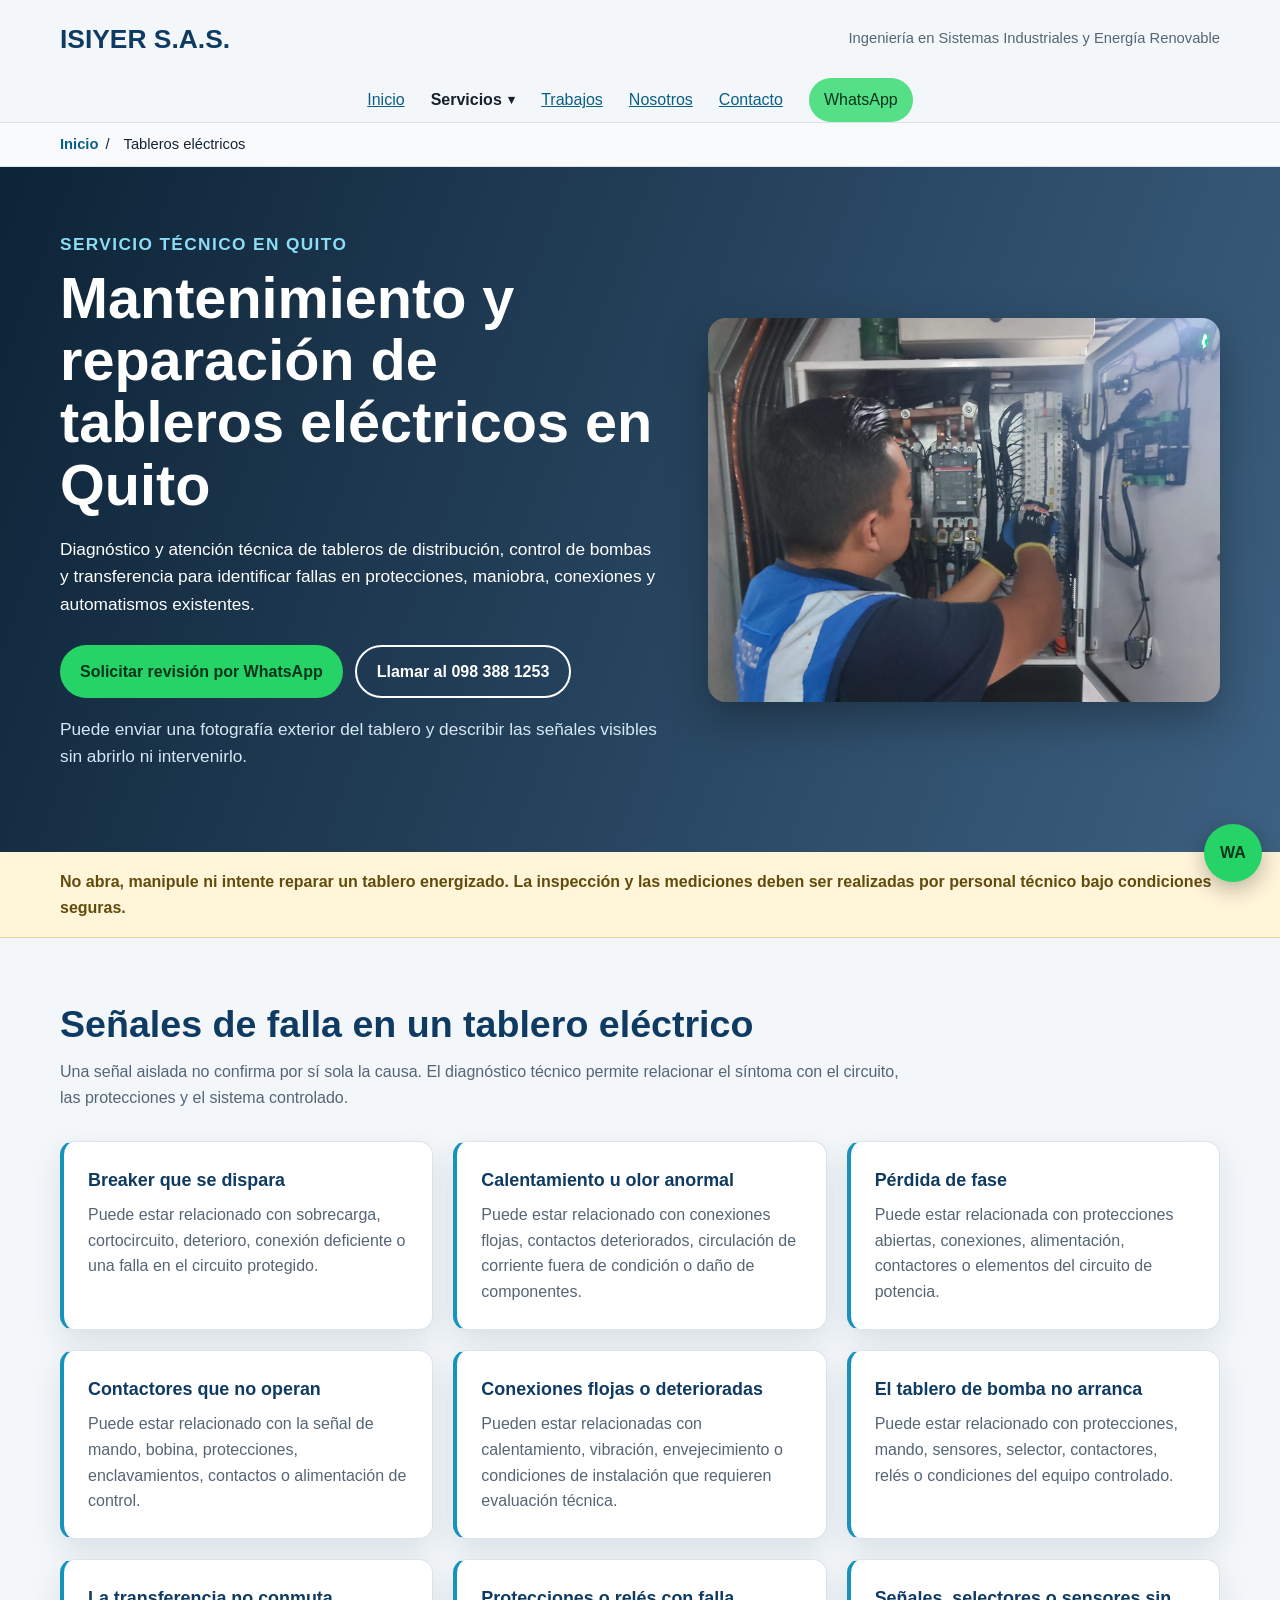
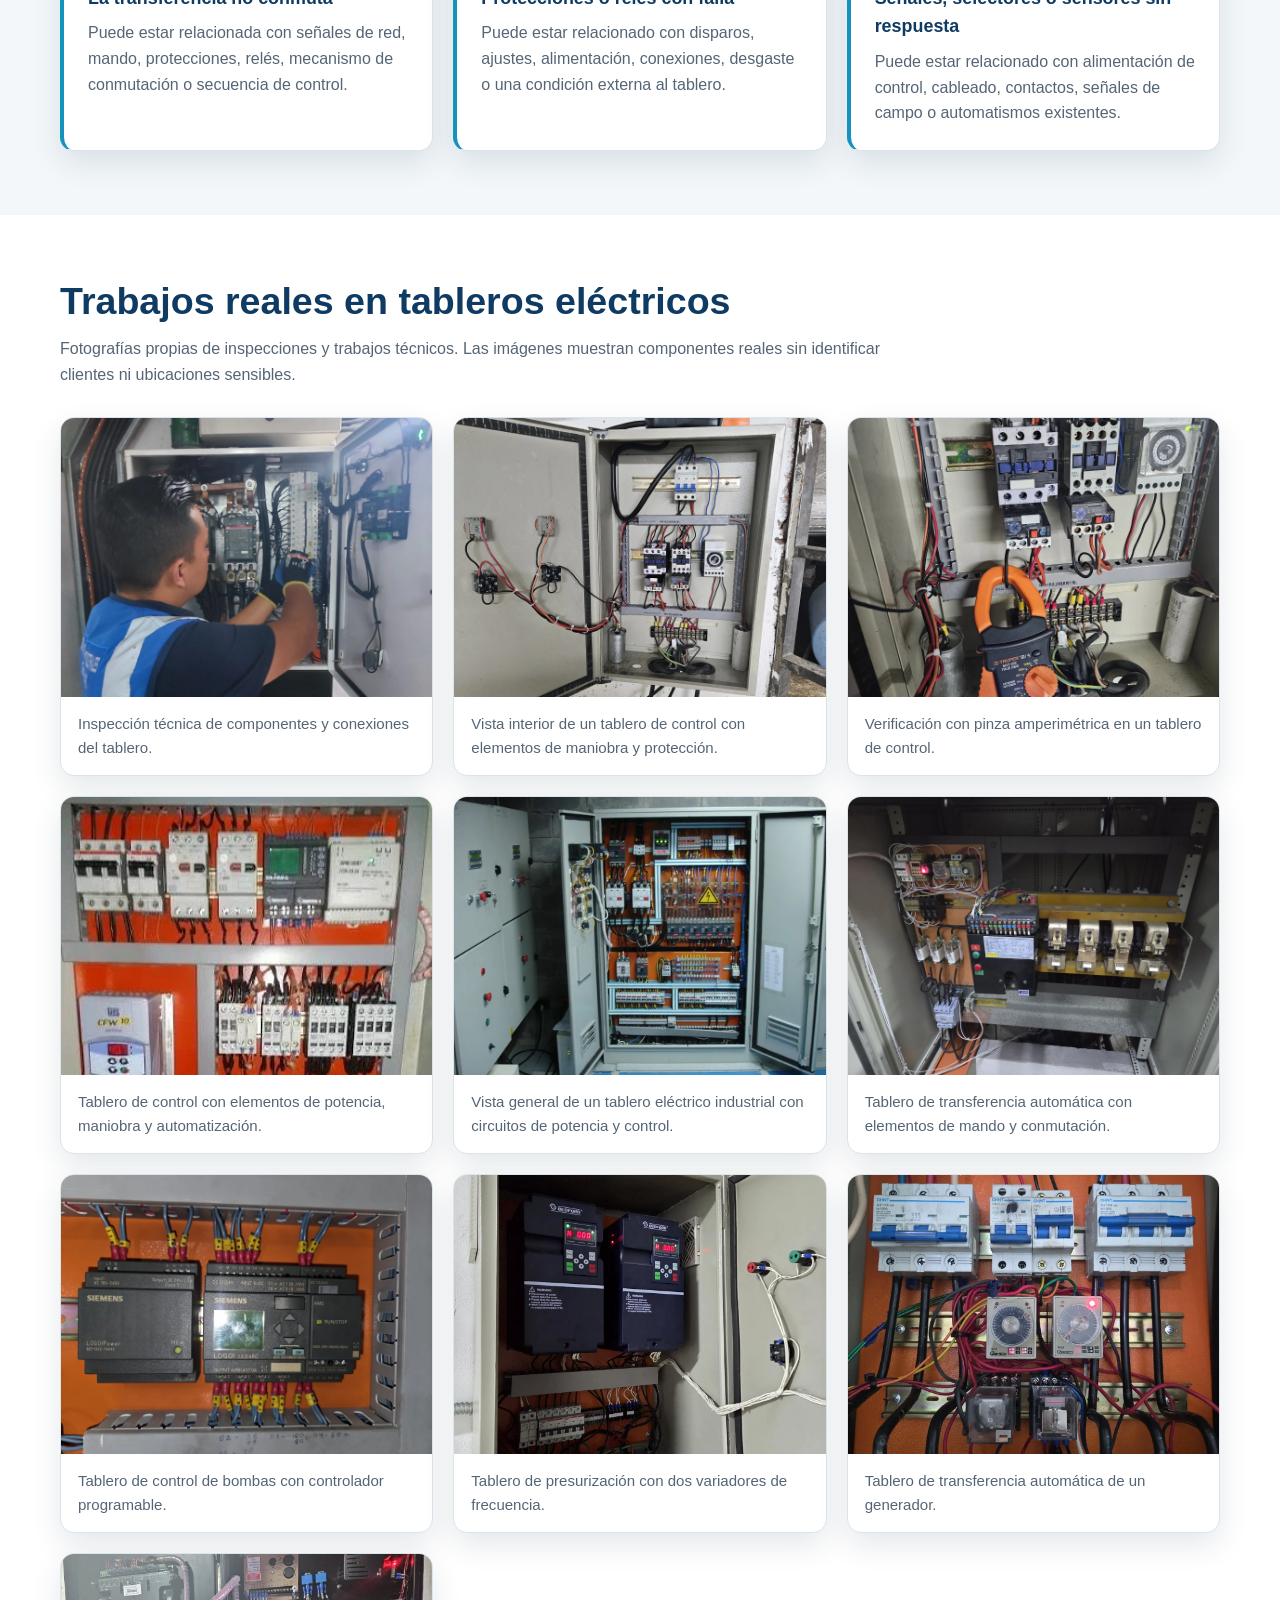
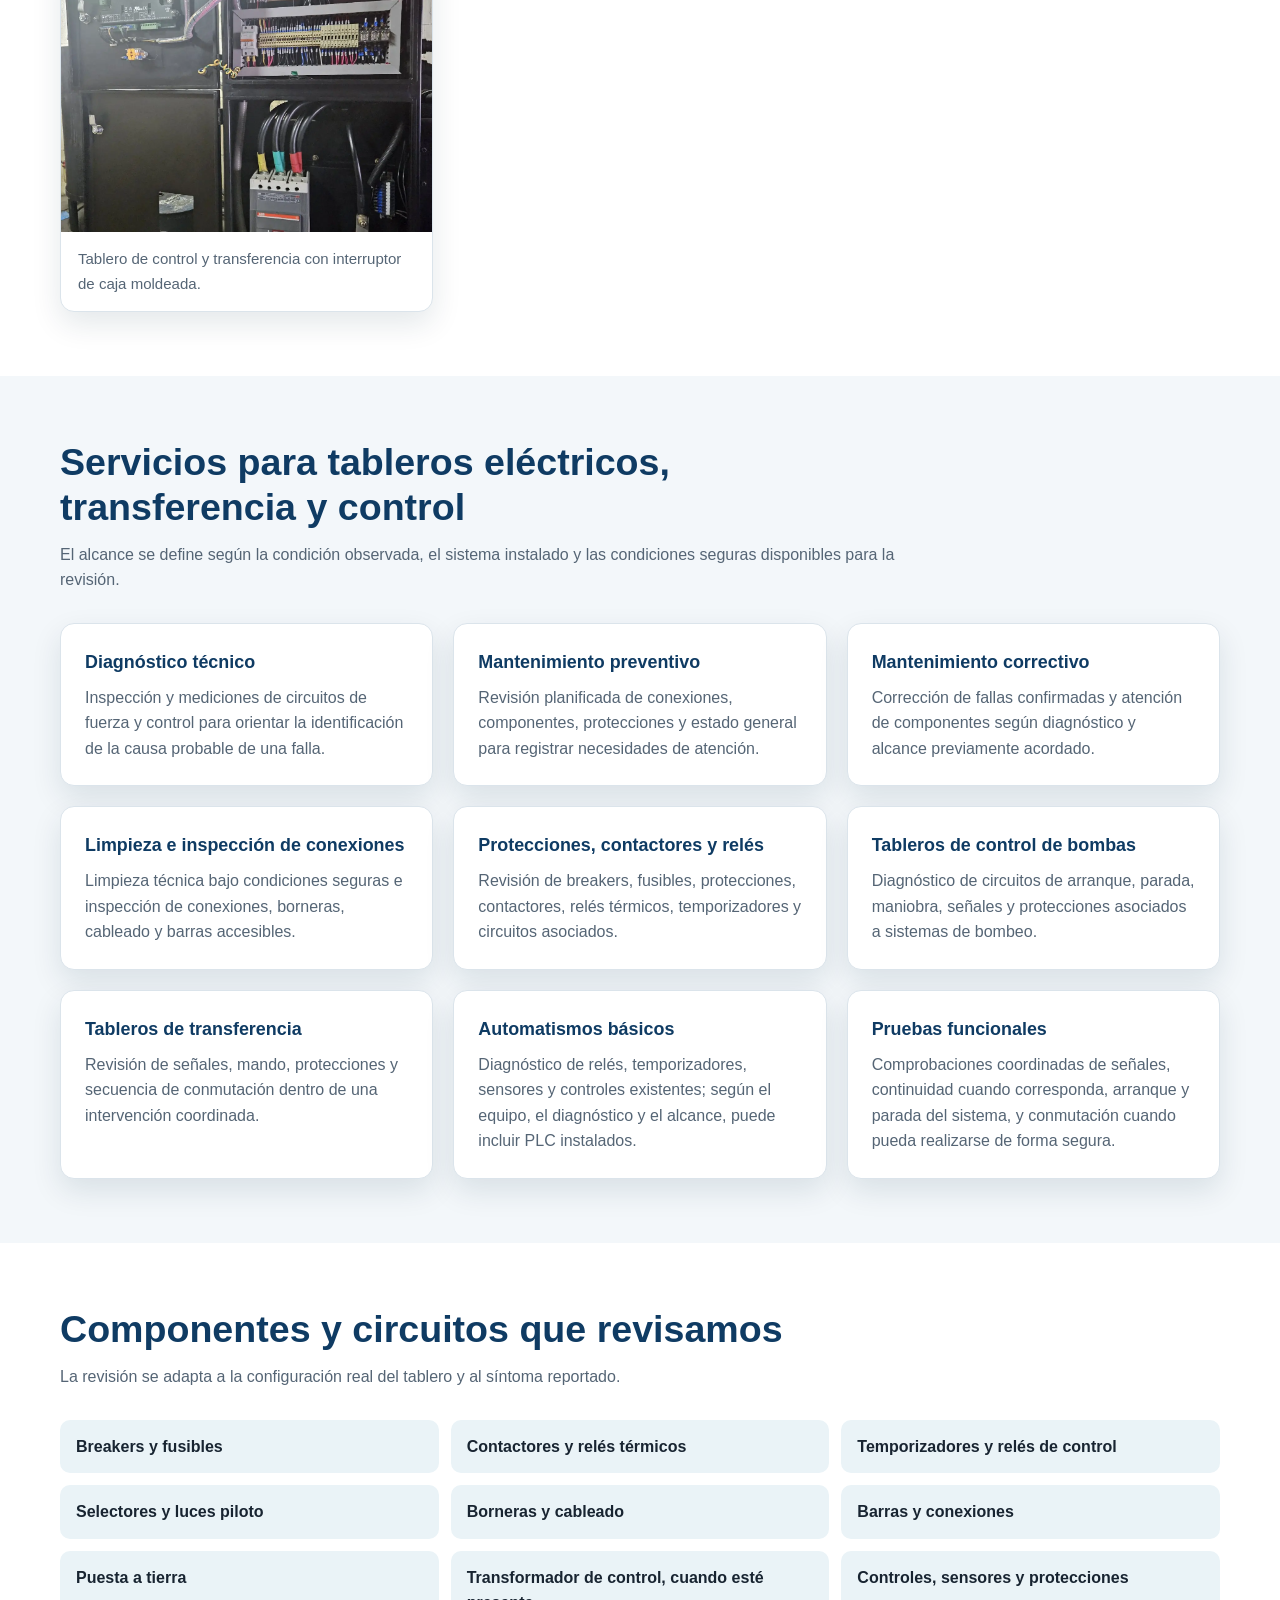
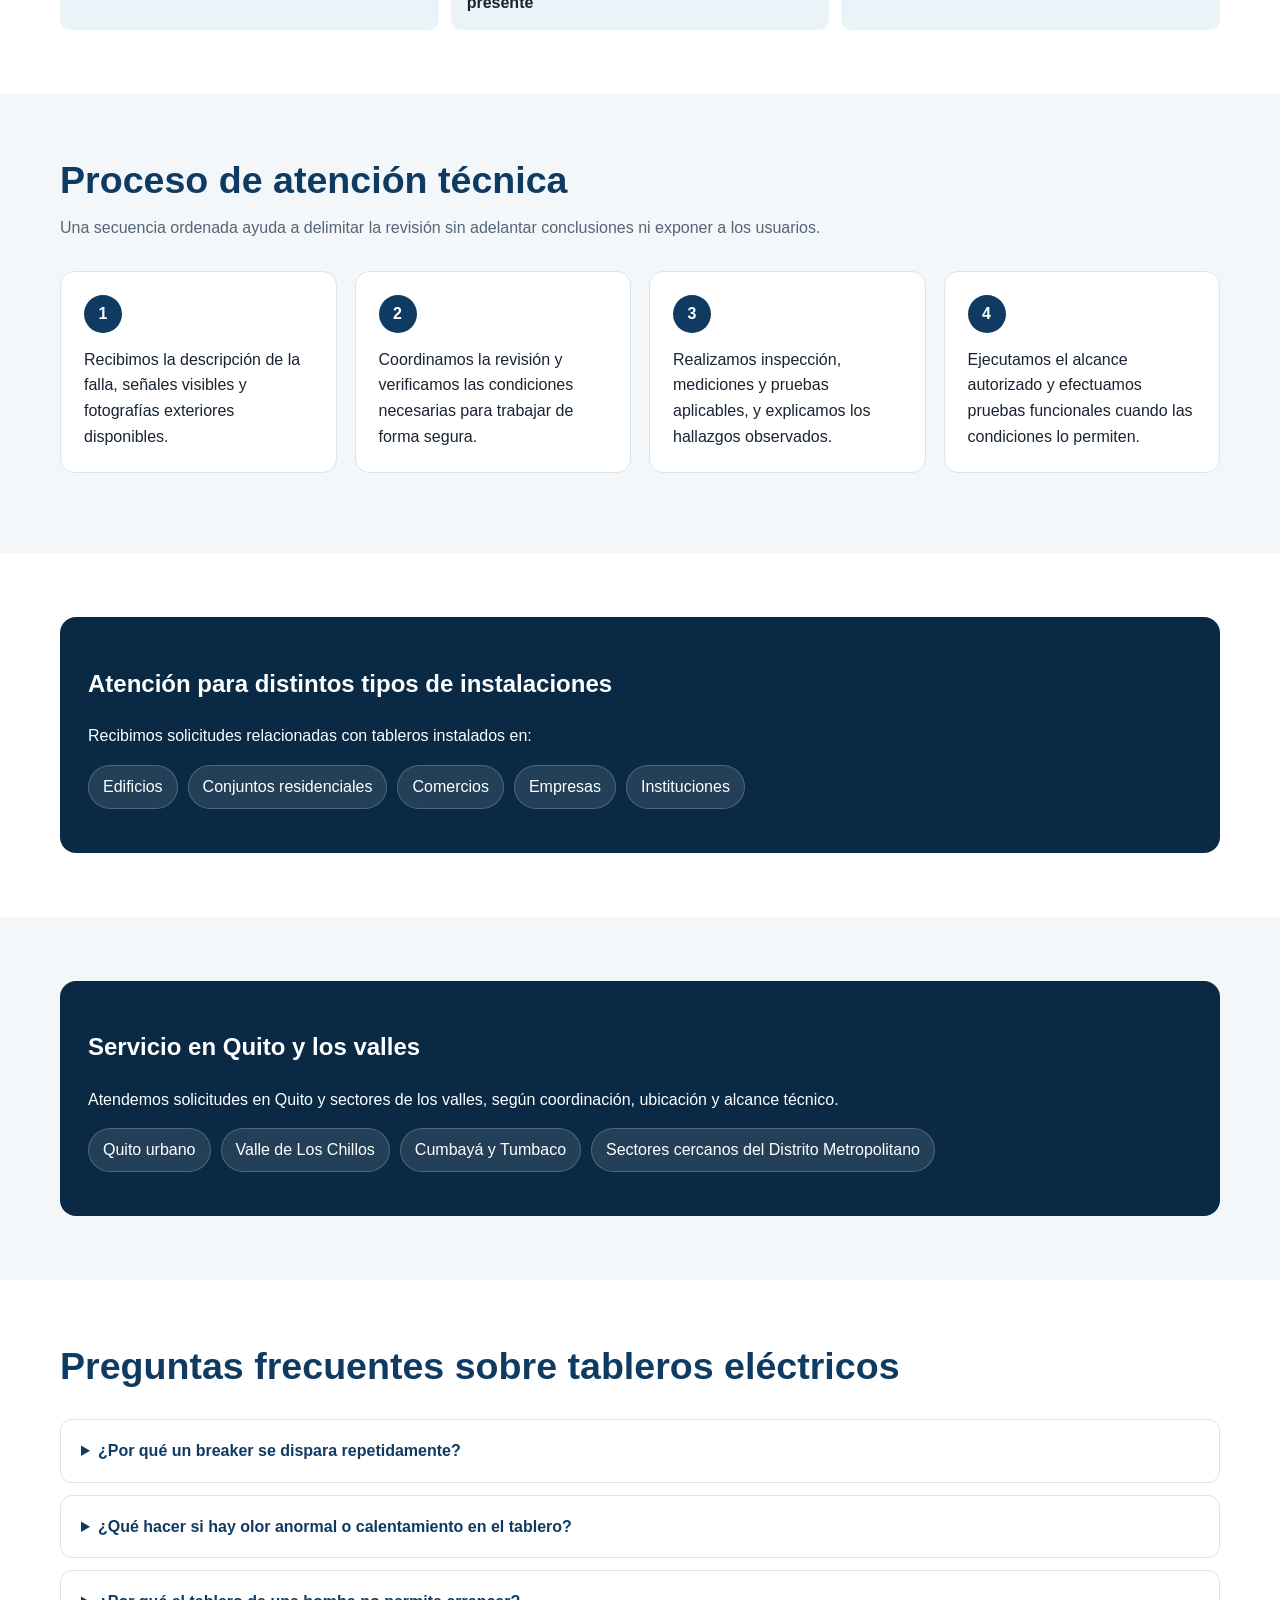
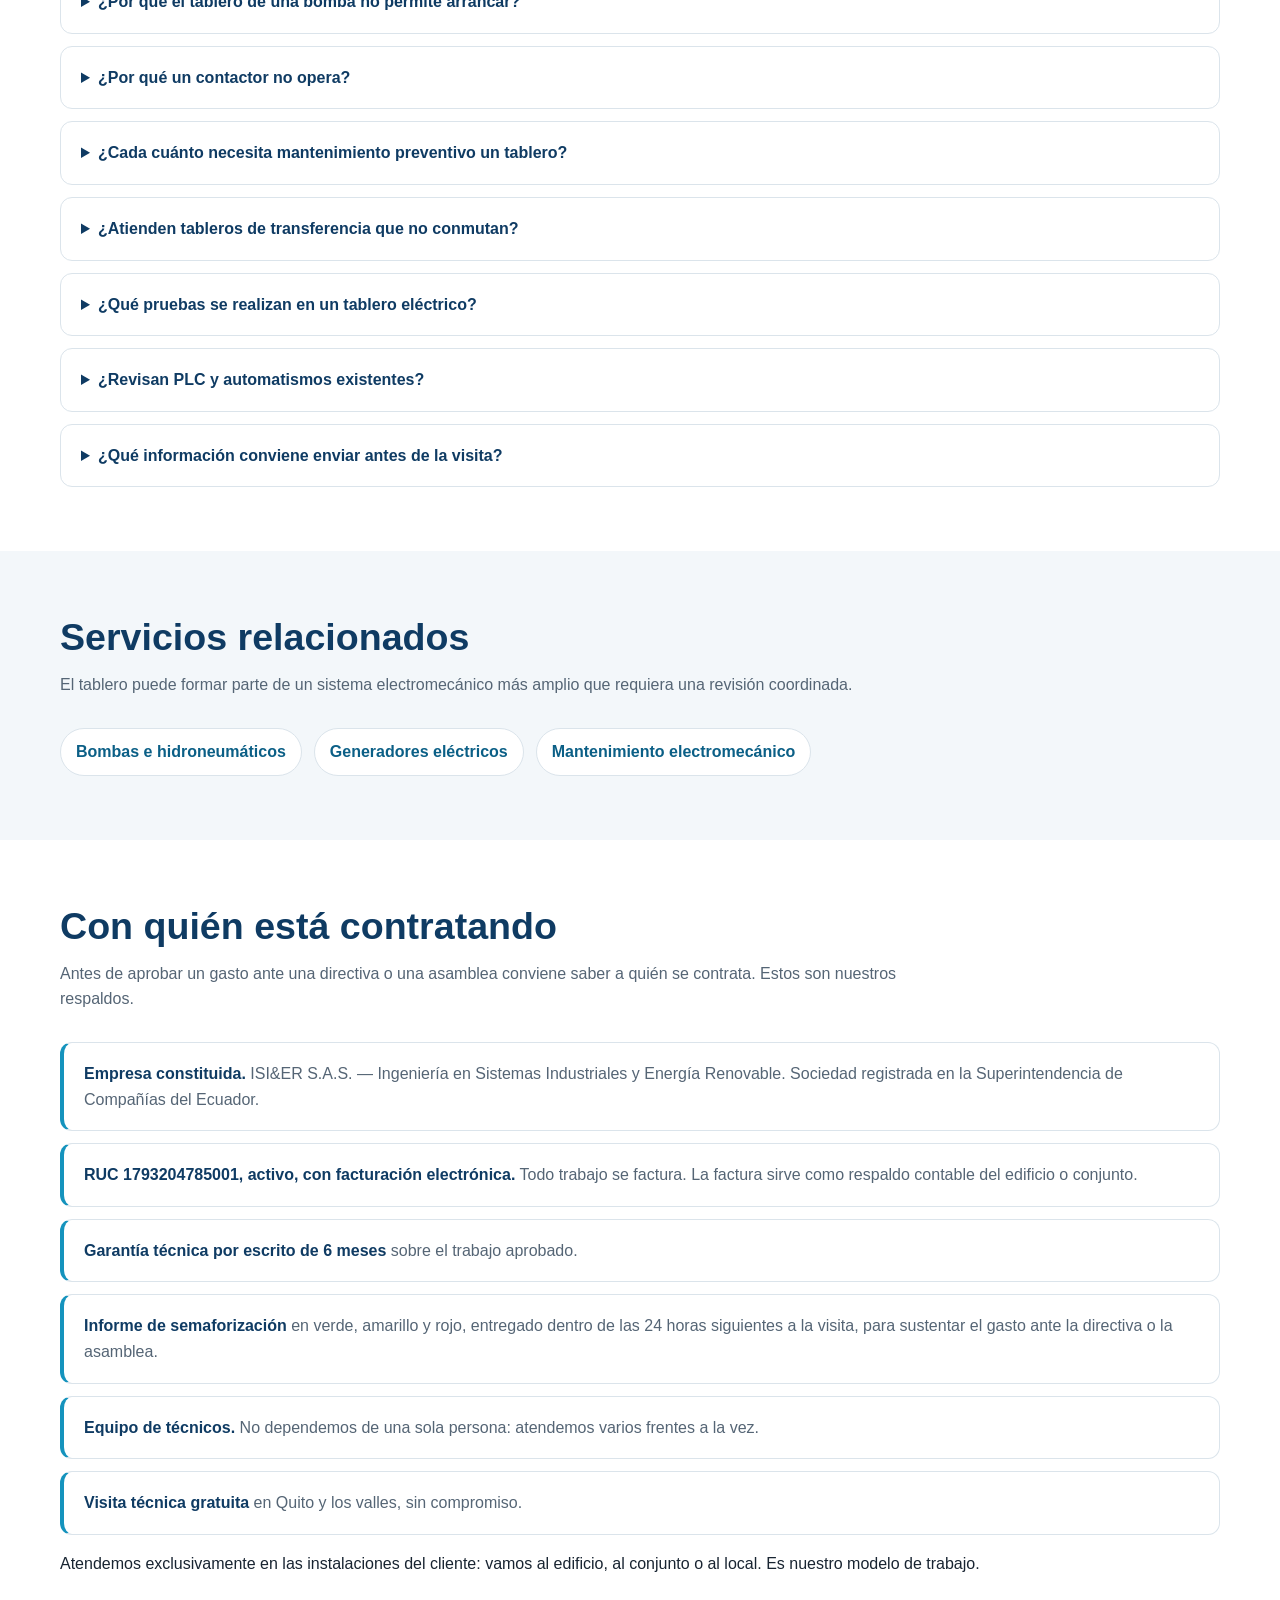
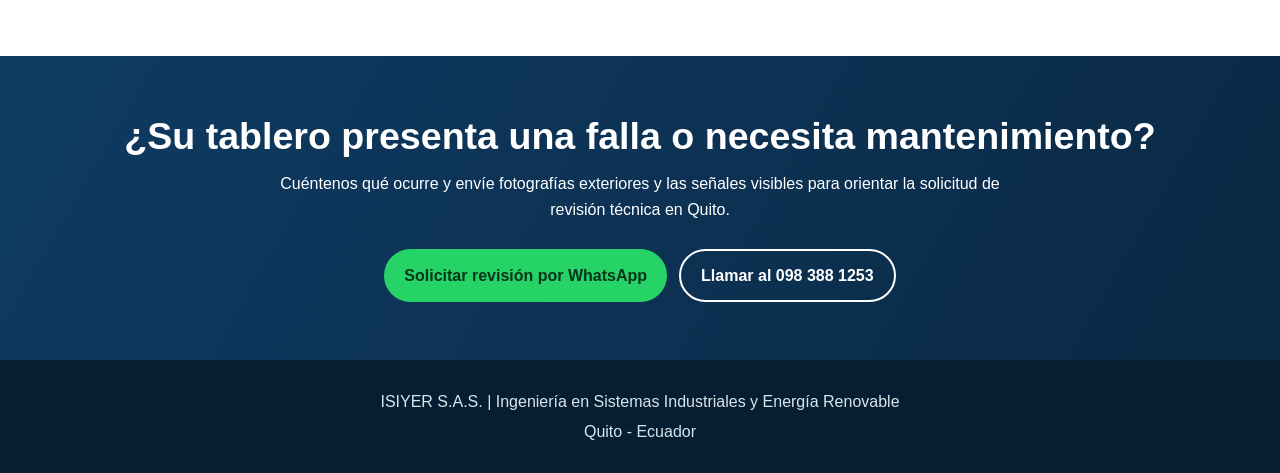
<file: tableros-electricos.html>
<!doctype html>
<html lang="es">
<head>
  <meta charset="utf-8">
  <meta name="viewport" content="width=device-width,initial-scale=1">
  <title>Mantenimiento de tableros eléctricos en Quito | ISIYER</title>
  <meta name="description" content="Diagnóstico, mantenimiento y reparación de tableros eléctricos, transferencia y control de bombas en Quito. Atención técnica para fallas y protecciones.">
  <meta name="robots" content="index,follow">
  <link rel="canonical" href="https://www.isiyer.com/tableros-electricos.html">
  <meta property="og:type" content="website">
  <meta property="og:locale" content="es_EC">
  <meta property="og:title" content="Mantenimiento y reparación de tableros eléctricos en Quito">
  <meta property="og:description" content="Diagnóstico, mantenimiento preventivo y correctivo de tableros eléctricos, transferencia y control de bombas en Quito.">
  <meta property="og:url" content="https://www.isiyer.com/tableros-electricos.html">
  <meta property="og:image" content="https://www.isiyer.com/fotos/mantenimiento-tablero-electrico-quito.webp">
  <meta name="twitter:card" content="summary_large_image">
  <meta name="twitter:title" content="Mantenimiento y reparación de tableros eléctricos en Quito">
  <meta name="twitter:description" content="Servicio técnico para tableros eléctricos, transferencia y control de bombas en Quito.">
  <meta name="twitter:image" content="https://www.isiyer.com/fotos/mantenimiento-tablero-electrico-quito.webp">
  <script async src="https://www.googletagmanager.com/gtag/js?id=G-1HBVBWM2G4"></script>
  <script>window.dataLayer=window.dataLayer||[];function gtag(){dataLayer.push(arguments)}gtag('js',new Date());gtag('config','G-1HBVBWM2G4');</script>
  <script src="analytics-isiyer.js" defer></script>
  <link rel="stylesheet" href="navigation-isiyer.css">
  <script src="navigation-isiyer.js" defer></script>
  <style>
    :root{--navy:#0a2944;--blue:#0f3b63;--cyan:#1593bd;--green:#25d366;--ink:#182431;--muted:#556575;--paper:#fff;--soft:#f3f7fa;--line:#dbe4eb;--warning:#fff5d9;--shadow:0 12px 30px rgba(10,41,68,.11)}
    *{box-sizing:border-box}html{scroll-behavior:smooth}body{margin:0;background:var(--soft);color:var(--ink);font-family:Arial,Helvetica,sans-serif;line-height:1.6}img{display:block;max-width:100%;height:auto}a{color:#0b5f86}a:focus-visible,summary:focus-visible{outline:3px solid #ffc928;outline-offset:3px}.sr-only{position:absolute;width:1px;height:1px;padding:0;margin:-1px;overflow:hidden;clip:rect(0,0,0,0);white-space:nowrap;border:0}
    .topbar{width:min(1160px,calc(100% - 40px));margin:auto;display:flex;align-items:center;justify-content:space-between;gap:24px;padding:18px 0}.brand{color:var(--blue);font-size:1.65rem;font-weight:800;text-decoration:none}.brand-tagline{margin:0;color:var(--muted);font-size:.92rem;text-align:right}
    .breadcrumb-wrap{background:#f8fafc;border-block:1px solid var(--line)}.breadcrumb{width:min(1160px,calc(100% - 40px));margin:auto;padding:10px 0;font-size:.92rem}.breadcrumb a{font-weight:700;text-decoration:none}.breadcrumb span{margin:0 7px}
    .hero{background:linear-gradient(110deg,rgba(4,27,47,.96),rgba(15,59,99,.8));color:#fff;padding:64px 0}.hero-grid,.container{width:min(1160px,calc(100% - 40px));margin:auto}.hero-grid{display:grid;grid-template-columns:1.08fr .92fr;gap:48px;align-items:center}.eyebrow{margin:0 0 8px;color:#8cddf5;font-weight:800;letter-spacing:.08em;text-transform:uppercase;font-size:.78rem}.hero h1{font-size:clamp(2.1rem,4.5vw,3.7rem);line-height:1.08;margin:0 0 20px}.hero p{font-size:1.08rem;max-width:680px}.hero-media img{width:100%;aspect-ratio:4/3;object-fit:cover;border-radius:18px;box-shadow:0 18px 44px rgba(0,0,0,.3)}.actions{display:flex;flex-wrap:wrap;gap:12px;margin-top:26px}.button{display:inline-flex;align-items:center;justify-content:center;min-height:48px;padding:12px 20px;border-radius:999px;text-decoration:none;font-weight:800}.button-primary{background:var(--green);color:#08351b}.button-secondary{border:2px solid currentColor;color:inherit}.hero-note{font-size:.88rem;color:#d6e8f4}
    .notice{background:var(--warning);border-bottom:1px solid #ecd394}.notice .container{padding:17px 0}.notice p{margin:0;font-weight:700;color:#624b0c}
    main section{padding:64px 0}.section-alt{background:#fff}.section-head{max-width:840px;margin-bottom:30px}.section-head h2,.cta h2{margin:0 0 12px;color:var(--blue);font-size:clamp(1.65rem,3vw,2.35rem);line-height:1.2}.section-head p{color:var(--muted);margin:0}.grid{display:grid;grid-template-columns:repeat(3,1fr);gap:20px}.card{background:#fff;border:1px solid var(--line);border-radius:14px;padding:24px;box-shadow:var(--shadow)}.section-alt .card{background:var(--soft)}.card h3{margin:0 0 8px;color:var(--blue);font-size:1.12rem}.card p{margin:0;color:var(--muted)}.symptoms{grid-template-columns:repeat(3,1fr)}.symptom{border-left:4px solid var(--cyan)}
    .check-grid{display:grid;grid-template-columns:repeat(3,1fr);gap:12px}.check-grid div{background:#eaf3f7;border-radius:10px;padding:14px 16px;font-weight:700}.steps{counter-reset:step;display:grid;grid-template-columns:repeat(4,1fr);gap:18px;padding:0;list-style:none}.steps li{background:#fff;border:1px solid var(--line);border-radius:14px;padding:23px}.steps li:before{counter-increment:step;content:counter(step);display:grid;place-items:center;width:38px;height:38px;margin-bottom:14px;border-radius:50%;background:var(--blue);color:#fff;font-weight:800}
    .audiences,.zones{padding:28px;border-radius:16px;background:var(--navy);color:#fff}.audiences h2,.zones h2{color:#fff}.audiences ul,.zones ul{display:flex;flex-wrap:wrap;gap:10px;padding:0;list-style:none}.audiences li,.zones li{background:rgba(255,255,255,.11);border:1px solid rgba(255,255,255,.2);border-radius:999px;padding:8px 14px}
    .gallery{display:grid;grid-template-columns:repeat(3,1fr);gap:20px}.gallery figure{margin:0;background:#fff;border:1px solid var(--line);border-radius:14px;overflow:hidden;box-shadow:var(--shadow)}.gallery img{width:100%;aspect-ratio:4/3;object-fit:cover}.gallery figcaption{padding:15px 17px;color:var(--muted);font-size:.94rem}
    .faq{display:grid;gap:12px}.faq details{background:#fff;border:1px solid var(--line);border-radius:12px;padding:18px 20px}.faq summary{cursor:pointer;color:var(--blue);font-weight:800}.faq p{margin:12px 0 0;color:var(--muted)}
    .related{display:flex;gap:12px;flex-wrap:wrap}.related a{background:#fff;border:1px solid var(--line);border-radius:999px;padding:10px 15px;font-weight:700;text-decoration:none}.cta{background:linear-gradient(120deg,var(--blue),var(--navy));color:#fff;text-align:center;padding:58px 20px}.cta h2{color:#fff}.cta .actions{justify-content:center}.cta p{max-width:760px;margin:auto}.footer{background:#061e32;color:#d9e5ed;text-align:center;padding:25px 20px}.footer p{margin:4px}.whatsapp-float{position:fixed;right:18px;bottom:max(18px,env(safe-area-inset-bottom));z-index:20;display:grid;place-items:center;width:58px;height:58px;border-radius:50%;background:var(--green);color:#08351b;font-weight:900;text-decoration:none;box-shadow:0 7px 22px rgba(0,0,0,.28)}
    @media(max-width:900px){.hero-grid{grid-template-columns:1fr}.grid,.gallery{grid-template-columns:repeat(2,1fr)}.symptoms{grid-template-columns:repeat(2,1fr)}.steps{grid-template-columns:repeat(2,1fr)}}
    @media(max-width:680px){.topbar,.breadcrumb,.hero-grid,.container{width:min(100% - 32px,1160px)}.brand-tagline{max-width:210px}.hero{padding:42px 0}.hero h1{font-size:2.15rem}.actions{flex-direction:column}.button{width:100%}.grid,.gallery,.symptoms,.check-grid,.steps{grid-template-columns:1fr}main section{padding:46px 0}.whatsapp-float{width:52px;height:52px;right:12px;bottom:max(12px,env(safe-area-inset-bottom))}}

    /* --- Bloque de formalidad (mesa 2026-09-02). Solo se anade; nada existente se altera. --- */
    .respaldo-list{display:grid;gap:12px;padding:0;margin:0;list-style:none}
    .respaldo-list li{background:#fff;border:1px solid var(--line);border-left:4px solid var(--cyan);border-radius:12px;padding:18px 20px;color:var(--muted)}
    .respaldo-list strong{color:var(--blue)}
  </style>
</head>
<body>
  <header>
    <div class="topbar"><a class="brand" href="/" aria-label="ISIYER, ir al inicio">ISIYER S.A.S.</a><p class="brand-tagline">Ingeniería en Sistemas Industriales y Energía Renovable</p></div>
    <nav class="secondary-service-nav" aria-label="Navegación principal">
      <a href="/#inicio">Inicio</a><details class="services-menu"><summary aria-label="Abrir menú de servicios" aria-expanded="false">Servicios</summary><div class="services-submenu"><a href="bombas-de-agua.html">Bombas e hidroneumáticos</a><a href="bombas-de-calor.html">Bombas de calor</a><a href="generadores-electricos.html">Generadores eléctricos</a><a href="cisternas.html">Limpieza de cisternas</a><a href="tableros-electricos.html" aria-current="page">Tableros eléctricos</a><a href="aire-acondicionado.html">Climatización</a><a href="calderas.html">Calderas</a><a href="edificios-y-condominios.html">Edificios y condominios</a></div></details><a href="/#proyectos">Trabajos</a><a href="/#nosotros">Nosotros</a><a href="/#contacto">Contacto</a><a class="nav-whatsapp" href="https://wa.me/593983881253?text=Hola%2C%20necesito%20una%20revisi%C3%B3n%20t%C3%A9cnica%20en%20Quito.%20%5BTableros%5D" target="_blank" rel="noopener noreferrer">WhatsApp</a>
    </nav>
  </header>
  <div class="breadcrumb-wrap"><nav class="breadcrumb" aria-label="Migas de pan"><a href="/">Inicio</a><span aria-hidden="true">/</span><span>Tableros eléctricos</span></nav></div>
  <main>
    <section class="hero"><div class="hero-grid"><div><p class="eyebrow">Servicio técnico en Quito</p><h1>Mantenimiento y reparación de tableros eléctricos en Quito</h1><p>Diagnóstico y atención técnica de tableros de distribución, control de bombas y transferencia para identificar fallas en protecciones, maniobra, conexiones y automatismos existentes.</p><div class="actions"><a class="button button-primary" data-cta-location="hero" href="https://wa.me/593983881253?text=Hola%2C%20necesito%20una%20revisi%C3%B3n%20de%20un%20tablero%20el%C3%A9ctrico%20en%20Quito.%20Puedo%20enviar%20fotograf%C3%ADas%20y%20describir%20la%20falla.%20%5BTableros%5D" target="_blank" rel="noopener noreferrer">Solicitar revisión por WhatsApp</a><a class="button button-secondary" data-cta-location="hero" href="tel:+593983881253">Llamar al 098 388 1253</a></div><p class="hero-note">Puede enviar una fotografía exterior del tablero y describir las señales visibles sin abrirlo ni intervenirlo.</p></div><div class="hero-media"><img src="fotos/mantenimiento-tablero-electrico-quito.webp" alt="Técnico inspeccionando componentes dentro de un tablero eléctrico" width="1600" height="1200" fetchpriority="high"></div></div></section>
    <aside class="notice" aria-label="Aviso de seguridad"><div class="container"><p>No abra, manipule ni intente reparar un tablero energizado. La inspección y las mediciones deben ser realizadas por personal técnico bajo condiciones seguras.</p></div></aside>
    <section><div class="container"><div class="section-head"><h2>Señales de falla en un tablero eléctrico</h2><p>Una señal aislada no confirma por sí sola la causa. El diagnóstico técnico permite relacionar el síntoma con el circuito, las protecciones y el sistema controlado.</p></div><div class="grid symptoms">
      <article class="card symptom"><h3>Breaker que se dispara</h3><p>Puede estar relacionado con sobrecarga, cortocircuito, deterioro, conexión deficiente o una falla en el circuito protegido.</p></article>
      <article class="card symptom"><h3>Calentamiento u olor anormal</h3><p>Puede estar relacionado con conexiones flojas, contactos deteriorados, circulación de corriente fuera de condición o daño de componentes.</p></article>
      <article class="card symptom"><h3>Pérdida de fase</h3><p>Puede estar relacionada con protecciones abiertas, conexiones, alimentación, contactores o elementos del circuito de potencia.</p></article>
      <article class="card symptom"><h3>Contactores que no operan</h3><p>Puede estar relacionado con la señal de mando, bobina, protecciones, enclavamientos, contactos o alimentación de control.</p></article>
      <article class="card symptom"><h3>Conexiones flojas o deterioradas</h3><p>Pueden estar relacionadas con calentamiento, vibración, envejecimiento o condiciones de instalación que requieren evaluación técnica.</p></article>
      <article class="card symptom"><h3>El tablero de bomba no arranca</h3><p>Puede estar relacionado con protecciones, mando, sensores, selector, contactores, relés o condiciones del equipo controlado.</p></article>
      <article class="card symptom"><h3>La transferencia no conmuta</h3><p>Puede estar relacionada con señales de red, mando, protecciones, relés, mecanismo de conmutación o secuencia de control.</p></article>
      <article class="card symptom"><h3>Protecciones o relés con falla</h3><p>Puede estar relacionado con disparos, ajustes, alimentación, conexiones, desgaste o una condición externa al tablero.</p></article>
      <article class="card symptom"><h3>Señales, selectores o sensores sin respuesta</h3><p>Puede estar relacionado con alimentación de control, cableado, contactos, señales de campo o automatismos existentes.</p></article>
    </div></div></section>
    <section class="section-alt"><div class="container"><div class="section-head"><h2>Trabajos reales en tableros eléctricos</h2><p>Fotografías propias de inspecciones y trabajos técnicos. Las imágenes muestran componentes reales sin identificar clientes ni ubicaciones sensibles.</p></div><div class="gallery">
      <figure><img src="fotos/mantenimiento-tablero-electrico-quito.webp" alt="Técnico inspeccionando componentes dentro de un tablero eléctrico" width="1600" height="1200" loading="lazy"><figcaption>Inspección técnica de componentes y conexiones del tablero.</figcaption></figure>
      <figure><img src="fotos/tablero-control-bombas-quito.webp" alt="Interior de tablero eléctrico con interruptor, contactores, relés térmicos, temporizador y borneras" width="1600" height="1200" loading="lazy"><figcaption>Vista interior de un tablero de control con elementos de maniobra y protección.</figcaption></figure>
      <figure><img src="fotos/medicion-corriente-tablero-electrico.webp" alt="Pinza amperimétrica colocada junto a contactores y borneras de un tablero eléctrico" width="1600" height="1200" loading="lazy"><figcaption>Verificación con pinza amperimétrica en un tablero de control.</figcaption></figure>
      <figure><img src="fotos/tablero-control-automatizado-quito.webp" alt="Interior de tablero de control con variador, contactores, protecciones y borneras" width="335" height="251" loading="lazy"><figcaption>Tablero de control con elementos de potencia, maniobra y automatización.</figcaption></figure>
      <figure><img src="fotos/tablero-electrico-industrial-quito.webp" alt="Tablero eléctrico industrial abierto con circuitos de potencia, control y protección" width="941" height="706" loading="lazy"><figcaption>Vista general de un tablero eléctrico industrial con circuitos de potencia y control.</figcaption></figure>
      <figure><img src="fotos/tablero-transferencia-automatica-quito.webp" alt="Interior de tablero de transferencia automática con mecanismo de conmutación y control" width="1600" height="1200" loading="lazy"><figcaption>Tablero de transferencia automática con elementos de mando y conmutación.</figcaption></figure>
    
      <figure><img src="fotos/edificios/tablero-control-bombas-plc-edificio-quito.webp" alt="Tablero de control de bombas con controlador programable Siemens LOGO" width="1600" height="1200" loading="lazy"><figcaption>Tablero de control de bombas con controlador programable.</figcaption></figure>
      <figure><img src="fotos/servicios/variadores-tablero-bombas-edificio.webp" alt="Tablero de bombas de presión con dos variadores de frecuencia" width="1200" height="1600" loading="lazy"><figcaption>Tablero de presurización con dos variadores de frecuencia.</figcaption></figure>
      <figure><img src="fotos/servicios/tablero-transferencia-automatica-generador.webp" alt="Tablero de transferencia automática con contactores y temporizadores" width="1200" height="1344" loading="lazy"><figcaption>Tablero de transferencia automática de un generador.</figcaption></figure>
      <figure><img src="fotos/servicios/tablero-transferencia-interruptor-caja-moldeada.webp" alt="Tablero de control y transferencia con interruptor de caja moldeada" width="1200" height="1600" loading="lazy"><figcaption>Tablero de control y transferencia con interruptor de caja moldeada.</figcaption></figure>
</div></div></section>
    <section><div class="container"><div class="section-head"><h2>Servicios para tableros eléctricos, transferencia y control</h2><p>El alcance se define según la condición observada, el sistema instalado y las condiciones seguras disponibles para la revisión.</p></div><div class="grid">
      <article class="card"><h3>Diagnóstico técnico</h3><p>Inspección y mediciones de circuitos de fuerza y control para orientar la identificación de la causa probable de una falla.</p></article>
      <article class="card"><h3>Mantenimiento preventivo</h3><p>Revisión planificada de conexiones, componentes, protecciones y estado general para registrar necesidades de atención.</p></article>
      <article class="card"><h3>Mantenimiento correctivo</h3><p>Corrección de fallas confirmadas y atención de componentes según diagnóstico y alcance previamente acordado.</p></article>
      <article class="card"><h3>Limpieza e inspección de conexiones</h3><p>Limpieza técnica bajo condiciones seguras e inspección de conexiones, borneras, cableado y barras accesibles.</p></article>
      <article class="card"><h3>Protecciones, contactores y relés</h3><p>Revisión de breakers, fusibles, protecciones, contactores, relés térmicos, temporizadores y circuitos asociados.</p></article>
      <article class="card"><h3>Tableros de control de bombas</h3><p>Diagnóstico de circuitos de arranque, parada, maniobra, señales y protecciones asociados a sistemas de bombeo.</p></article>
      <article class="card"><h3>Tableros de transferencia</h3><p>Revisión de señales, mando, protecciones y secuencia de conmutación dentro de una intervención coordinada.</p></article>
      <article class="card"><h3>Automatismos básicos</h3><p>Diagnóstico de relés, temporizadores, sensores y controles existentes; según el equipo, el diagnóstico y el alcance, puede incluir PLC instalados.</p></article>
      <article class="card"><h3>Pruebas funcionales</h3><p>Comprobaciones coordinadas de señales, continuidad cuando corresponda, arranque y parada del sistema, y conmutación cuando pueda realizarse de forma segura.</p></article>
    </div></div></section>
    <section class="section-alt"><div class="container"><div class="section-head"><h2>Componentes y circuitos que revisamos</h2><p>La revisión se adapta a la configuración real del tablero y al síntoma reportado.</p></div><div class="check-grid"><div>Breakers y fusibles</div><div>Contactores y relés térmicos</div><div>Temporizadores y relés de control</div><div>Selectores y luces piloto</div><div>Borneras y cableado</div><div>Barras y conexiones</div><div>Puesta a tierra</div><div>Transformador de control, cuando esté presente</div><div>Controles, sensores y protecciones</div></div></div></section>
    <section><div class="container"><div class="section-head"><h2>Proceso de atención técnica</h2><p>Una secuencia ordenada ayuda a delimitar la revisión sin adelantar conclusiones ni exponer a los usuarios.</p></div><ol class="steps"><li>Recibimos la descripción de la falla, señales visibles y fotografías exteriores disponibles.</li><li>Coordinamos la revisión y verificamos las condiciones necesarias para trabajar de forma segura.</li><li>Realizamos inspección, mediciones y pruebas aplicables, y explicamos los hallazgos observados.</li><li>Ejecutamos el alcance autorizado y efectuamos pruebas funcionales cuando las condiciones lo permiten.</li></ol></div></section>
    <section class="section-alt"><div class="container"><div class="audiences"><h2>Atención para distintos tipos de instalaciones</h2><p>Recibimos solicitudes relacionadas con tableros instalados en:</p><ul><li>Edificios</li><li>Conjuntos residenciales</li><li>Comercios</li><li>Empresas</li><li>Instituciones</li></ul></div></div></section>
    <section><div class="container"><div class="zones"><h2>Servicio en Quito y los valles</h2><p>Atendemos solicitudes en Quito y sectores de los valles, según coordinación, ubicación y alcance técnico.</p><ul><li>Quito urbano</li><li>Valle de Los Chillos</li><li>Cumbayá y Tumbaco</li><li>Sectores cercanos del Distrito Metropolitano</li></ul></div></div></section>
    <section class="section-alt"><div class="container"><div class="section-head"><h2>Preguntas frecuentes sobre tableros eléctricos</h2></div><div class="faq">
      <details><summary>¿Por qué un breaker se dispara repetidamente?</summary><p>Puede existir una sobrecarga, cortocircuito, conexión deficiente, deterioro del breaker o una falla en el circuito protegido. No lo fuerce ni lo sustituya sin diagnóstico; solicite una revisión técnica.</p></details>
      <details><summary>¿Qué hacer si hay olor anormal o calentamiento en el tablero?</summary><p>No abra ni manipule el tablero. Evite continuar operando el sistema si hacerlo representa riesgo y coordine una revisión por personal técnico para identificar el origen.</p></details>
      <details><summary>¿Por qué el tablero de una bomba no permite arrancar?</summary><p>La causa puede estar en protecciones, mando, sensores, selectores, contactores, relés o en una condición de la bomba. El circuito y el equipo controlado deben evaluarse como conjunto.</p></details>
      <details><summary>¿Por qué un contactor no opera?</summary><p>Puede faltar una señal de mando, alimentación de control o una condición de enclavamiento; también puede existir deterioro en la bobina, los contactos o las conexiones. Se requiere medición técnica.</p></details>
      <details><summary>¿Cada cuánto necesita mantenimiento preventivo un tablero?</summary><p>La periodicidad depende del ambiente, uso, carga, historial y criticidad del sistema. Una inspección inicial permite definir un plan acorde con la condición real de la instalación.</p></details>
      <details><summary>¿Atienden tableros de transferencia que no conmutan?</summary><p>Sí. Se pueden revisar señales, mando, protecciones, relés, mecanismo y secuencia dentro del alcance acordado y mediante pruebas coordinadas bajo condiciones seguras.</p></details>
      <details><summary>¿Qué pruebas se realizan en un tablero eléctrico?</summary><p>Según el caso, se aplican inspección, mediciones por personal técnico, comprobación de continuidad o señales y pruebas funcionales de arranque, parada o conmutación cuando correspondan y puedan coordinarse con seguridad.</p></details>
      <details><summary>¿Revisan PLC y automatismos existentes?</summary><p>Los automatismos básicos pueden incluir relés, temporizadores, sensores y controles. Un PLC instalado se considera únicamente según el equipo, el diagnóstico y el alcance de la intervención.</p></details>
      <details><summary>¿Qué información conviene enviar antes de la visita?</summary><p>Una fotografía exterior sin abrir el tablero, descripción de las señales visibles, comportamiento del sistema, ubicación aproximada e historial reciente ayudan a orientar la solicitud sin intervenir el equipo.</p></details>
    </div></div></section>
    <section><div class="container"><div class="section-head"><h2>Servicios relacionados</h2><p>El tablero puede formar parte de un sistema electromecánico más amplio que requiera una revisión coordinada.</p></div><div class="related"><a href="bombas-de-agua.html">Bombas e hidroneumáticos</a><a href="generadores-electricos.html">Generadores eléctricos</a><a href="/#servicios">Mantenimiento electromecánico</a></div></div></section>
    <section class="section-alt"><div class="container"><div class="section-head"><h2>Con quién está contratando</h2><p>Antes de aprobar un gasto ante una directiva o una asamblea conviene saber a quién se contrata. Estos son nuestros respaldos.</p></div><ul class="respaldo-list"><li><strong>Empresa constituida.</strong> ISI&amp;ER S.A.S. — Ingeniería en Sistemas Industriales y Energía Renovable. Sociedad registrada en la Superintendencia de Compañías del Ecuador.</li><li><strong>RUC 1793204785001, activo, con facturación electrónica.</strong> Todo trabajo se factura. La factura sirve como respaldo contable del edificio o conjunto.</li><li><strong>Garantía técnica por escrito de 6 meses</strong> sobre el trabajo aprobado.</li><li><strong>Informe de semaforización</strong> en verde, amarillo y rojo, entregado dentro de las 24 horas siguientes a la visita, para sustentar el gasto ante la directiva o la asamblea.</li><li><strong>Equipo de técnicos.</strong> No dependemos de una sola persona: atendemos varios frentes a la vez.</li><li><strong>Visita técnica gratuita</strong> en Quito y los valles, sin compromiso.</li></ul><p class="lead-humano">Atendemos exclusivamente en las instalaciones del cliente: vamos al edificio, al conjunto o al local. Es nuestro modelo de trabajo.</p></div></section>
  </main>
  <section class="cta"><h2>¿Su tablero presenta una falla o necesita mantenimiento?</h2><p>Cuéntenos qué ocurre y envíe fotografías exteriores y las señales visibles para orientar la solicitud de revisión técnica en Quito.</p><div class="actions"><a class="button button-primary" data-cta-location="final" href="https://wa.me/593983881253?text=Hola%2C%20necesito%20una%20revisi%C3%B3n%20de%20un%20tablero%20el%C3%A9ctrico%20en%20Quito.%20Puedo%20enviar%20fotograf%C3%ADas%20y%20describir%20la%20falla.%20%5BTableros%5D" target="_blank" rel="noopener noreferrer">Solicitar revisión por WhatsApp</a><a class="button button-secondary" data-cta-location="final" href="tel:+593983881253">Llamar al 098 388 1253</a></div></section>
  <a class="whatsapp-float" href="https://wa.me/593983881253?text=Hola%2C%20necesito%20una%20revisi%C3%B3n%20de%20un%20tablero%20el%C3%A9ctrico%20en%20Quito.%20%5BTableros%5D" target="_blank" rel="noopener noreferrer" aria-label="Escribir a ISIYER por WhatsApp"><span aria-hidden="true">WA</span><span class="sr-only">Escribir por WhatsApp</span></a>
  <footer class="footer"><p>ISIYER S.A.S. | Ingeniería en Sistemas Industriales y Energía Renovable</p><p>Quito - Ecuador</p></footer>
  <script type="application/ld+json">{"@context":"https://schema.org","@type":"Service","name":"Mantenimiento y reparación de tableros eléctricos en Quito","serviceType":"Mantenimiento, diagnóstico y reparación de tableros eléctricos","url":"https://www.isiyer.com/tableros-electricos.html","areaServed":{"@type":"City","name":"Quito"},"provider":{"@type":"Organization","name":"ISIYER S.A.S.","url":"https://www.isiyer.com/","telephone":"+593983881253"}}</script>
  <script type="application/ld+json">{"@context":"https://schema.org","@type":"BreadcrumbList","itemListElement":[{"@type":"ListItem","position":1,"name":"Inicio","item":"https://www.isiyer.com/"},{"@type":"ListItem","position":2,"name":"Tableros eléctricos","item":"https://www.isiyer.com/tableros-electricos.html"}]}</script>
  <script>document.addEventListener('click',function(e){var link=e.target.closest('a[href]');if(!link||typeof window.gtag!=='function')return;var href=link.getAttribute('href')||'',location=link.dataset.ctaLocation;if(href.indexOf('tel:')===0)gtag('event','phone_click',{service_page:'tableros_electricos',cta_location:location||'other'});if(location)gtag('event','cta_click',{service_page:'tableros_electricos',cta_location:location,cta_channel:href.indexOf('tel:')===0?'phone':'whatsapp'});});</script>
</body>
</html>
</file>
<file: navigation-isiyer.css>
.services-menu {
  position: relative;
  box-sizing: border-box;
}

.services-menu summary {
  display: inline-flex;
  align-items: center;
  gap: .4rem;
  min-height: 42px;
  color: inherit;
  font: inherit;
  font-weight: 700;
  cursor: pointer;
  list-style: none;
  white-space: nowrap;
}

.services-menu summary::-webkit-details-marker {
  display: none;
}

.services-menu summary::after {
  content: "▾";
  color: inherit;
  font-size: .8em;
  transition: transform .18s ease;
}

.services-menu[open] summary::after {
  transform: rotate(180deg);
}

.services-submenu {
  position: absolute;
  top: calc(100% + .55rem);
  left: 0;
  z-index: 100;
  display: grid !important;
  width: max-content;
  min-width: 270px;
  max-width: min(320px, calc(100vw - 2rem));
  gap: .15rem !important;
  margin: 0 !important;
  padding: .55rem !important;
  color: #17212b;
  background: #fff;
  border: 1px solid #d8e0ea;
  border-radius: 14px;
  box-shadow: 0 18px 42px rgba(8, 43, 73, .18);
  list-style: none !important;
  text-align: left;
  box-sizing: border-box;
}

.services-submenu a {
  display: block;
  margin: 0 !important;
  padding: .72rem .8rem;
  color: #17212b !important;
  border-radius: 9px;
  font-size: .92rem;
  line-height: 1.3;
  text-decoration: none;
}

.services-submenu a:hover,
.services-submenu a:focus-visible,
.services-submenu a[aria-current="page"] {
  color: #0f3b63 !important;
  background: #eaf3f9;
  text-decoration: none;
}

.secondary-service-nav {
  display: flex;
  align-items: center;
  justify-content: center;
  flex-wrap: wrap;
  gap: 4px 10px;
  box-sizing: border-box;
}

.secondary-service-nav > a,
.secondary-service-nav > .services-menu > summary {
  margin: 0 8px;
}

.secondary-service-nav > .services-menu > summary,
.service-nav-links > .services-menu > summary {
  color: #17212b !important;
}

.secondary-service-nav .nav-whatsapp,
.service-nav-links .nav-whatsapp {
  padding: 9px 15px;
  color: #06361d !important;
  background: #55df87;
  border-radius: 999px;
  text-decoration: none;
}

.service-nav-links {
  align-items: center;
}

.main-nav-list > li {
  position: relative;
}

@media (max-width: 760px) {
  .main-nav-list,
  .service-nav-links,
  .secondary-service-nav {
    align-items: stretch !important;
    width: 100%;
  }

  .main-nav-list > li,
  .services-menu {
    width: 100%;
  }

  .main-nav-list > li > a,
  .service-nav-links > a,
  .secondary-service-nav > a,
  .services-menu summary {
    display: flex;
    align-items: center;
    min-height: 44px;
  }

  .secondary-service-nav {
    flex-direction: column;
    padding: 12px 18px;
    text-align: left;
  }

  .secondary-service-nav > a,
  .secondary-service-nav > .services-menu > summary {
    margin: 0;
  }

  .services-submenu {
    position: static;
    width: 100%;
    min-width: 0;
    max-width: none;
    margin-top: .25rem !important;
    box-shadow: 0 8px 24px rgba(8, 43, 73, .12);
  }

  .secondary-service-nav .nav-whatsapp,
  .service-nav-links .nav-whatsapp {
    justify-content: center;
    margin-top: 4px;
  }
}

@media (prefers-reduced-motion: reduce) {
  .services-menu summary::after {
    transition: none;
  }
}

/* ============================================================
   MENÚ MÓVIL — botón hamburguesa (≤760px)
   Problema que resuelve: el encabezado ocupaba 411-454px en un
   celular de 844px de alto (49-54% de la pantalla) y en index y
   galeria era "sticky", así que no se iba nunca al desplazar.
   Los enlaces siguen intactos en el HTML: solo se ocultan por CSS.
   Si el JavaScript no corre, el menú queda como estaba antes.
   ============================================================ */

.nav-toggle {
  display: none;
}

@media (max-width: 760px) {
  .has-nav-toggle {
    flex-direction: row !important;
    flex-wrap: wrap;
    align-items: center !important;
    justify-content: space-between;
    gap: .6rem;
  }

  .has-nav-toggle > .brand {
    flex: 1 1 auto;
    min-width: 0;
  }

  .has-nav-toggle > .nav-toggle {
    display: inline-flex;
    align-items: center;
    justify-content: center;
    gap: .45rem;
    flex: 0 0 auto;
    min-width: 44px;
    min-height: 44px;
    padding: .5rem .75rem;
    color: inherit;
    font: inherit;
    font-size: .9rem;
    font-weight: 700;
    background: transparent;
    border: 1px solid currentColor;
    border-radius: 10px;
    cursor: pointer;
    opacity: .85;
  }

  .has-nav-toggle > .nav-toggle:hover,
  .has-nav-toggle > .nav-toggle:focus-visible {
    opacity: 1;
  }

  .nav-toggle-bars {
    display: grid;
    gap: 3px;
    width: 18px;
  }

  .nav-toggle-bars::before,
  .nav-toggle-bars::after,
  .nav-toggle-bars span {
    content: "";
    display: block;
    height: 2px;
    background: currentColor;
    border-radius: 2px;
  }

  .has-nav-toggle > nav[aria-label="Navegación principal"] {
    display: none;
    order: 3;
    width: 100%;
  }

  .has-nav-toggle.nav-abierto > nav[aria-label="Navegación principal"] {
    display: block;
    max-height: min(70vh, 520px);
    padding-bottom: .5rem;
    overflow-y: auto;
    overscroll-behavior: contain;
  }

  /* El menú abierto se ve como lista vertical cómoda para el pulgar */
  .has-nav-toggle.nav-abierto .main-nav-list,
  .has-nav-toggle.nav-abierto .service-nav-links {
    flex-direction: column !important;
    align-items: stretch !important;
    gap: 2px !important;
    width: 100%;
  }
}

/* ============================================================
   MENÚ MÓVIL SIN SALTO DE DISEÑO (03/09/2026)
   Problema medido: el JS (defer) colapsaba un nav de 400-450 px
   DESPUÉS del primer pintado; todo el contenido saltaba (CLS 0,2-0,31).
   Solución en CSS puro: antes de que corra el JS, el nav ya es una
   TIRA de 44 px (enlaces en fila, con desplazamiento horizontal).
   Cuando el JS inserta el botón "Menú", ocupa esa misma fila de 44 px.
   Misma altura antes y después: nada se mueve. Si el JS no corre,
   los enlaces siguen visibles y usables en la tira.
   ============================================================ */
@media (max-width: 760px) {
  header nav[aria-label="Navegación principal"] {
    order: 3;
    width: 100%;
    min-height: 44px;
  }

  header nav[aria-label="Navegación principal"] > .main-nav-list,
  header nav[aria-label="Navegación principal"].secondary-service-nav {
    display: flex;
    flex-direction: row !important;
    flex-wrap: nowrap;
    align-items: center !important;
    justify-content: flex-start;
    gap: 14px;
    width: 100%;
    min-height: 44px;
    margin: 0;
    padding: 0 !important;
    overflow-x: auto;
    -webkit-overflow-scrolling: touch;
    text-align: left;
  }

  header nav[aria-label="Navegación principal"] .main-nav-list > li,
  header nav[aria-label="Navegación principal"] .services-menu,
  header nav[aria-label="Navegación principal"].secondary-service-nav > a {
    width: auto;
    flex: 0 0 auto;
    white-space: nowrap;
  }

  /* La fila de cabecera: logo en la primera línea, tira debajo */
  header:has(> nav[aria-label="Navegación principal"]),
  header *:has(> nav[aria-label="Navegación principal"]) {
    display: flex;
    flex-direction: row !important;
    flex-wrap: wrap;
    align-items: center !important;
    justify-content: space-between;
    gap: .6rem;
  }

  /* Con JS: el botón "Menú" ocupa la fila de 44 px que deja la tira */
  .has-nav-toggle > .nav-toggle {
    flex: 1 1 100% !important;
    width: 100%;
    order: 2;
  }

  /* Menú abierto (JS): vuelve a lista vertical, como hasta hoy */
  .has-nav-toggle.nav-abierto > nav[aria-label="Navegación principal"] > .main-nav-list,
  .has-nav-toggle.nav-abierto > nav[aria-label="Navegación principal"].secondary-service-nav {
    flex-direction: column !important;
    flex-wrap: wrap;
    align-items: stretch !important;
    overflow: visible;
    padding: 12px 18px !important;
  }

  .has-nav-toggle.nav-abierto .main-nav-list > li,
  .has-nav-toggle.nav-abierto .services-menu,
  .has-nav-toggle.nav-abierto > nav.secondary-service-nav > a {
    width: 100%;
    white-space: normal;
  }
}
</file>
